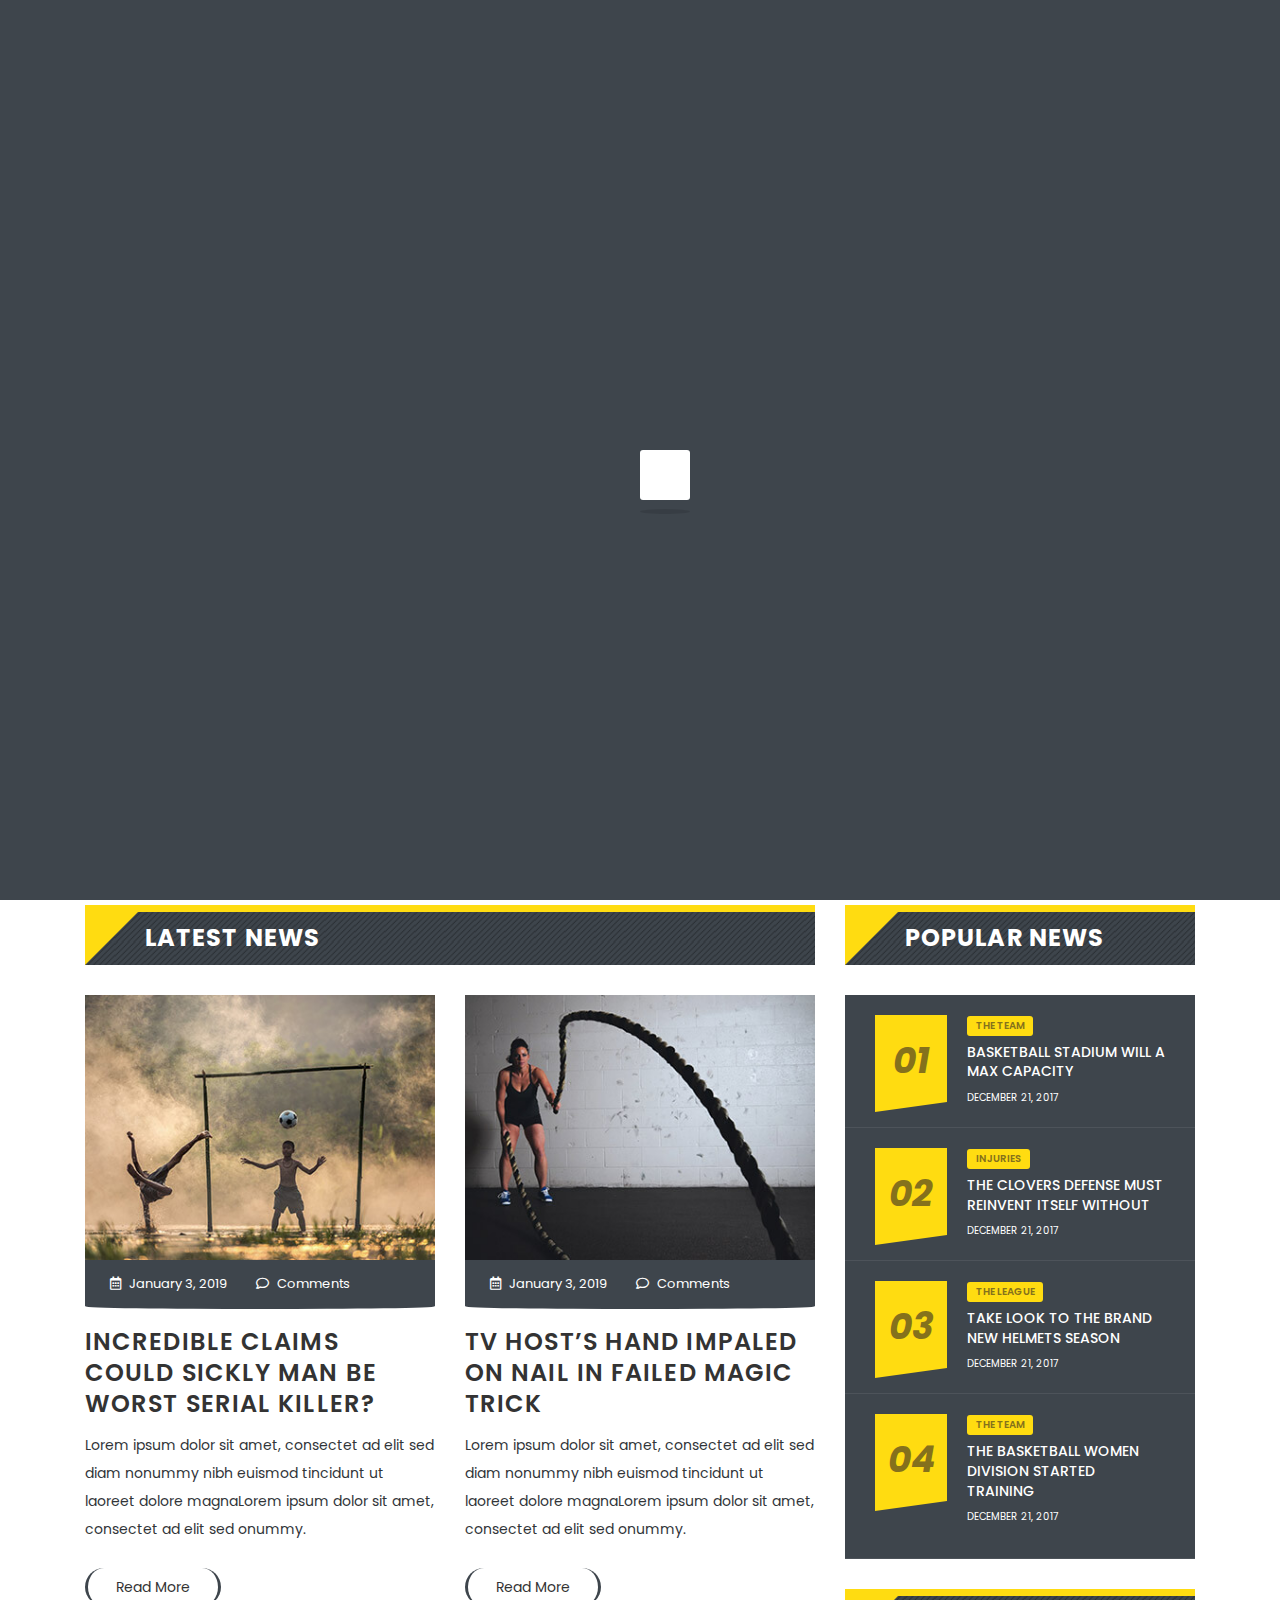
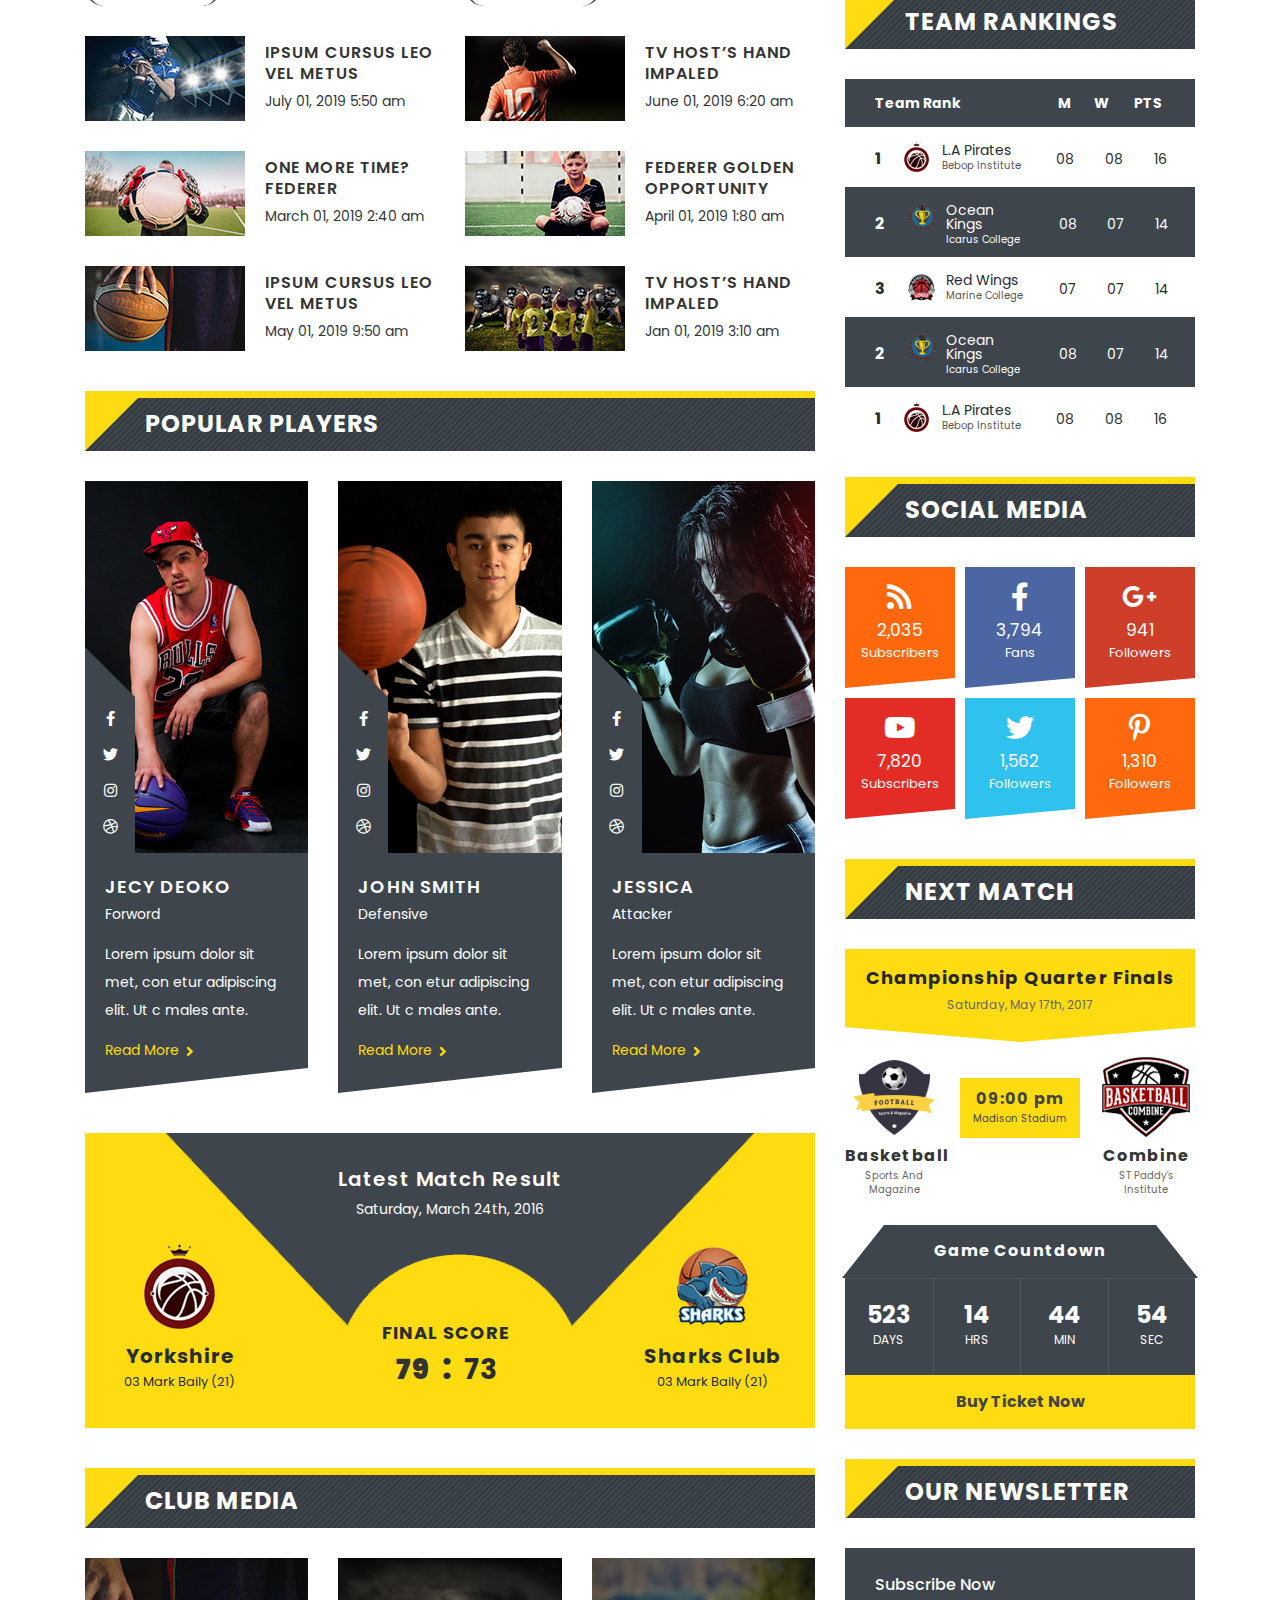
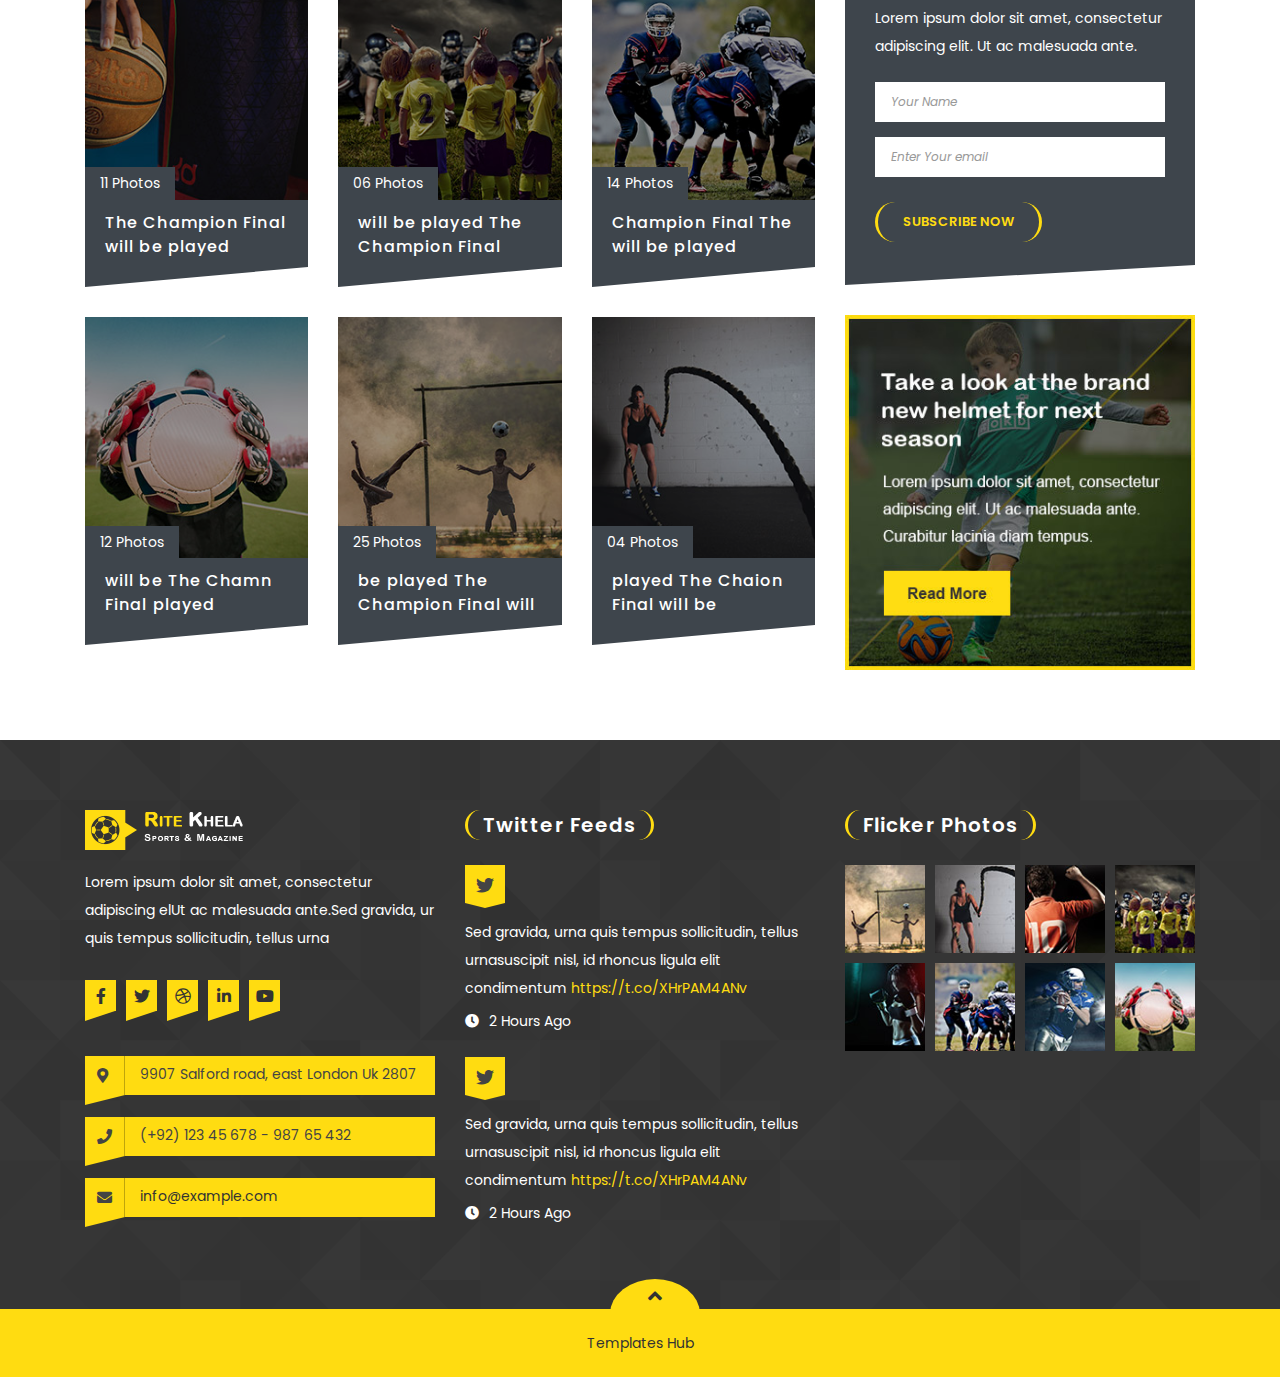
<file: All Source/Frontend/index.html>
<!doctype html>
<html lang="zxx">


<!--  36:22-->
<head>

    <!-- meta tags -->
    <meta charset="utf-8">
    <meta http-equiv="X-UA-Compatible" content="IE=edge">
    <meta name="viewport" content="width=device-width, initial-scale=1">
    
    <title>Sports & Magazine Khela</title>

    <!-- CSS -->
    <link rel="stylesheet" href="css/bootstrap.css">
    <link rel="stylesheet" href="css/fontawesome-all.css">
    <link rel="stylesheet" href="css/slick-slider.css">
    <link rel="stylesheet" href="css/fancybox.css">
    <link rel="stylesheet" href="css/smartmenus.css">
    <link rel="stylesheet" href="style.css">
    <link rel="stylesheet" href="css/color.css">
    <link rel="stylesheet" href="css/responsive.css">

</head>

<body class="home">
    <div id="ritekhela-loader">
        <div id="ritekhela-loader-inner">
            <div id="ritekhela-shadow"></div>
            <div id="ritekhela-box"></div>
        </div>
    </div>

    <div class="ritekhela-wrapper">

        <!--// Header //-->
        <header id="ritekhela-header" class="ritekhela-header-one">
            
            <!--// TopStrip //-->
            <div class="ritekhela-topstrip">
                <div class="container">
                    <div class="row">
                        
                        <aside class="col-md-6">
                            <strong>Latest News :</strong>
                            <div class="ritekhela-latest-news-slider">
                                <div class="ritekhela-latest-news-slider-layer">Welcome visitor you can Login or Create an Account </div>
                                <div class="ritekhela-latest-news-slider-layer">While familiar with fellow European nation France Hareide. </div>
                            </div>
                        </aside>
                        <aside class="col-md-6">
                            <ul class="ritekhela-user-strip">
                                <li><a href="#"><i class="fa fa-globe-asia"></i> Support</a></li>
                                <li><a href="#"><i class="fa fa-dollar-sign"></i> Currency : USD</a></li>
                                <li><a href="#" data-toggle="modal" data-target="#ritekhelamodalcenter"><i class="fa fa-user-alt"></i> Login</a></li>
                                <li><a href="#" data-toggle="modal" data-target="#ritekhelamodalrg"><i class="fa fa-sign-in-alt"></i> Signup</a></li>
                            </ul>
                        </aside>

                    </div>
                </div>
            </div>
            <!--// TopStrip //-->
            
            <!--// Main Header //-->
            <div class="ritekhela-main-header">
                <div class="container">
                    <div class="row">
                        <div class="col-md-12">
                            <a href="index-2.html" class="ritekhela-logo"><img src="images/logo.png" alt=""></a>
                            <div class="ritekhela-right-section">
                                <div class="ritekhela-navigation">
                                    <span class="ritekhela-menu-link">
                                        <span class="menu-bar"></span>
                                        <span class="menu-bar"></span>
                                        <span class="menu-bar"></span>
                                    </span>
                                    <nav id="main-nav">
                                        <ul id="main-menu" class="sm sm-blue">
                                            <li class="active"><a href="index-2.html">Home</a></li>
                                            <li class="megamenu-wrap"><a href="#">Features</a>
                                                <ul class="ritekhela-megamenu">
                                                   <li class="row">
                                                      <div class="col-md-3">
                                                         <h4>Link 1</h4>
                                                         <div class="ritekhela-megalist">
                                                            <div class="list"><a href="all-fixture.html">All Matches</a></div>
                                                            <div class="list"><a href="fixture-list.html">Fixture List</a></div>
                                                            <div class="list"><a href="fixture-grid.html">Fixture Grid</a></div>
                                                            <div class="list"><a href="fullstanding.html">Full Standing</a></div>
                                                            <div class="list"><a href="fixture-detail.html">Fixture Detail</a></div>
                                                            <div class="list"><a href="gallery-classic.html">Gallery Classic 4Column</a></div>
                                                         </div>
                                                      </div>
                                                      <div class="col-md-3">
                                                         <h4>Link 2</h4>
                                                         <div class="ritekhela-megalist">
                                                            <div class="list"><a href="gallery-classic-3column.html">Gallery Classic 3Column</a></div>
                                                            <div class="list"><a href="gallery-simple.html">Gallery Simple 4Column</a></div>
                                                            <div class="list"><a href="gallery-simple-3column.html">Gallery Simple 3Column</a></div>
                                                            <div class="list"><a href="search-result.html">Search Result</a></div>
                                                            <div class="list"><a href="404.html">404 Page</a></div>
                                                            <div class="list"><a href="contact-us.html">Contact Us</a></div>
                                                         </div>
                                                      </div>
                                                      <div class="col-md-6 ritekhela-megamenu-thumb">
                                                         <img src="extra-images/megamenu-frame.jpg" alt="">
                                                      </div>
                                                   </li>
                                                </ul>
                                            </li>
                                            <li><a href="#">Players</a>
                                                <ul>
                                                    <li><a href="player-grid.html">Player Grid</a></li>
                                                    <li><a href="#">Player Medium</a>
                                                        <ul>
                                                            <li><a href="player-medium-wrsb.html">Player Medium W/R/S</a></li>
                                                            <li><a href="player-medium-wlsb.html">Player Medium W/L/S</a></li>
                                                            <li><a href="player-medium-full.html">Player Medium W/O/S</a></li>
                                                        </ul>
                                                    </li>
                                                    <li><a href="player-detail.html">Player Detail</a></li>
                                                </ul>
                                            </li>
                                            <li><a href="#">Our News</a>
                                                <ul>
                                                    <li><a href="#">Blog Grid</a>
                                                        <ul>
                                                            <li><a href="blog-grid.html">Blog Grid W/O/S</a></li>
                                                            <li><a href="blog-grid-wlsb.html">Blog Grid W/L/S</a></li>
                                                            <li><a href="blog-grid-wrsb.html">Blog Grid W/R/S</a></li>
                                                        </ul>
                                                    </li>
                                                    <li><a href="#">Blog Large</a>
                                                        <ul>
                                                            <li><a href="blog-large.html">Blog Large W/O/S</a></li>
                                                            <li><a href="blog-large-wlsb.html">Blog Large W/L/S</a></li>
                                                            <li><a href="blog-large-wrsb.html">Blog Large W/R/S</a></li>
                                                        </ul>
                                                    </li>
                                                    <li><a href="#">Blog Detail</a>
                                                        <ul>
                                                            <li><a href="blog-detail.html">Blog Detail W/Thumb</a></li>
                                                            <li><a href="blog-detail-waudio.html">Blog W/SounCloud</a></li>
                                                            <li><a href="blog-detail-wvideo.html">Blog Detail W/Video</a></li>
                                                        </ul>
                                                    </li>
                                                </ul>
                                            </li>
                                            <li><a href="#">Our Shop</a>
                                                <ul>
                                                    <li><a href="shop-grid.html">Shop Grid W/O/S</a></li>
                                                    <li><a href="shop-grid-wlsb.html">Shop Grid W/L/S</a></li>
                                                    <li><a href="shop-grid-wrsb.html">Shop Grid W/R/S</a></li>
                                                    <li><a href="shop-detail.html">Shop Detail</a></li>
                                                </ul>
                                            </li>
                                            <li><a href="contact-us.html">Contact Us</a></li>
                                        </ul>
                                    </nav>
                                </div>
                                <ul class="ritekhela-navsearch">
                                    <li><a href="#" class="ritekhela-open-cart"><i class="fab fa-opencart"></i></a>
                                        <div class="ritekhela-cart-box">
                                            <h2>You have 3 items in the cart</h2>
                                            <ul>
                                                <li>
                                                    <figure><a href="#"><img src="extra-images/cartbox-1.png" alt=""></a></figure>
                                                    <div class="ritekhela-cartbox-text">
                                                        <h6><a href="#">Key Management Model The 60+ Models</a></h6>
                                                        <div class="ritekhela-rating"><span class="ritekhela-rating-box half-width"></span></div>
                                                        <span class="ritekhela-cartbox-price ritekhela-color-two">$35.99 <small>$43.00</small></span>
                                                    </div>
                                                </li>
                                                <li>
                                                    <figure><a href="#"><img src="extra-images/cartbox-2.png" alt=""></a></figure>
                                                    <div class="ritekhela-cartbox-text">
                                                        <h6><a href="#">Pyramid Principle: Logic Writing &amp; Thinking</a></h6>
                                                        <div class="ritekhela-rating"><span class="ritekhela-rating-box half-width"></span></div>
                                                        <span class="ritekhela-cartbox-price ritekhela-color-two">$21.00</span>
                                                    </div>
                                                </li>
                                            </ul>
                                            <h5>Subtotal <span class="ritekhela-color-two">$1343</span></h5>
                                            <div class="ritekhela-cart-link"><a href="#" class="ritekhela-cartbox-btn">Go to Checkout</a></div>
                                        </div>
                                    </li>
                                    <li><a href="#" data-toggle="modal" data-target="#ritekhelamodalsearch"><i class="fa fa-search"></i></a></li>
                                </ul>
                            </div>
                        </div>
                    </div>
                </div>
            </div>
            <!--// Main Header //-->

        </header>
        <!--// Header //-->
        
        <!--// Banner //-->
        <div class="ritekhela-banner-one">
            
            <div class="ritekhela-banner-one-layer">
                <span class="ritekhela-banner-transparent"></span>
                <img src="extra-images/banner-2.jpg" alt="">
                <div class="ritekhela-banner-caption">
                    <div class="container">
                        <div class="row">
                            <div class="col-md-12">
                                <h1>We Are Developing <strong class="ritekhela-color">The Soccer</strong> Be Our Partner</h1>
                                <div class="clearfix"></div>
                                <p>Lorem ipsum dolor sit amet, consectetur adipiscing elit. Ut ac malesuada ante Curabitur lacinia diam tempus tempor consectetur. Sed vitae dignissim purueget aliquam libero.</p>
                                <div class="clearfix"></div>
                                <a href="#" class="ritekhela-banner-btn">Read More</a>
                            </div>
                        </div>
                    </div>
                </div>
            </div>
            <div class="ritekhela-banner-one-layer">
                <span class="ritekhela-banner-transparent"></span>
                <img src="extra-images/banner-1.jpg" alt="">
                <div class="ritekhela-banner-caption">
                    <div class="container">
                        <div class="row">
                            <div class="col-md-12">
                                <h1>World Cup <strong class="ritekhela-color">rivalries</strong> reprised</h1>
                                <div class="clearfix"></div>
                                <p>Lorem ipsum dolor sit amet, consectetur adipiscing elit. Ut ac malesuada ante Curabitur lacinia diam tempus tempor consectetur. Sed vitae dignissim purueget aliquam libero.</p>
                                <div class="clearfix"></div>
                                <a href="#" class="ritekhela-banner-btn">Read More</a>
                            </div>
                        </div>
                    </div>
                </div>
            </div>

        </div>
        <!--// Banner //-->

        <!--// Content //-->
        <div class="ritekhela-main-content">

            <!--// Main Section //-->
            <div class="ritekhela-main-section ritekhela-fixture-slider-full">
                <div class="container">
                    <div class="row">

                        <div class="col-md-12">
                            
                            <!--// Fixture Slider //-->
                            <div class="ritekhela-fixture-slider">
                                <div class="ritekhela-fixture-slider-layer">
                                    <div class="ritekhela-fixture-box">
                                        <span class="layer-shape"></span>
                                        <time datetime="2008-02-14 20:00">August 25, 2016</time>
                                        <ul>
                                            <li>BRC <span>05</span></li>
                                            <li>RM <span>02</span></li>
                                        </ul>
                                    </div>
                                </div>
                                <div class="ritekhela-fixture-slider-layer">
                                    <div class="ritekhela-fixture-box">
                                        <span class="layer-shape"></span>
                                        <time datetime="2008-02-14 20:00">August 25, 2016</time>
                                        <ul>
                                            <li>BRC <span>05</span></li>
                                            <li>RM <span>02</span></li>
                                        </ul>
                                    </div>
                                </div>
                                <div class="ritekhela-fixture-slider-layer">
                                    <div class="ritekhela-fixture-box">
                                        <span class="layer-shape"></span>
                                        <time datetime="2008-02-14 20:00">August 25, 2016</time>
                                        <ul>
                                            <li>BRC <span>05</span></li>
                                            <li>RM <span>02</span></li>
                                        </ul>
                                    </div>
                                </div>
                                <div class="ritekhela-fixture-slider-layer">
                                    <div class="ritekhela-fixture-box">
                                        <span class="layer-shape"></span>
                                        <time datetime="2008-02-14 20:00">August 25, 2016</time>
                                        <ul>
                                            <li>BRC <span>05</span></li>
                                            <li>RM <span>02</span></li>
                                        </ul>
                                    </div>
                                </div>
                                <div class="ritekhela-fixture-slider-layer">
                                    <div class="ritekhela-fixture-box">
                                        <span class="layer-shape"></span>
                                        <time datetime="2008-02-14 20:00">August 25, 2016</time>
                                        <ul>
                                            <li>BRC <span>05</span></li>
                                            <li>RM <span>02</span></li>
                                        </ul>
                                    </div>
                                </div>
                                <div class="ritekhela-fixture-slider-layer">
                                    <div class="ritekhela-fixture-box">
                                        <span class="layer-shape"></span>
                                        <time datetime="2008-02-14 20:00">August 25, 2016</time>
                                        <ul>
                                            <li>BRC <span>05</span></li>
                                            <li>RM <span>02</span></li>
                                        </ul>
                                    </div>
                                </div>
                            </div>
                            <!--// Fixture Slider //-->

                        </div>
                        
                        <!--// Left Section //-->
                        <div class="col-md-8">

                            <!--// Fancy Title Two //-->
                            <div class="ritekhela-fancy-title-two">
                                <h2>Latest News</h2>
                            </div>
                            <!--// Fancy Title Two //-->

                            <!--// Latest Blog's //-->
                            <div class="ritekhela-blogs ritekhela-blog-view1">
                                <ul class="row">
                                    <li class="col-md-6">
                                        <figure><a href="#"><img src="extra-images/blog-view1-1.jpg" alt=""> <i class="fa fa-link"></i> </a></figure>
                                        <div class="ritekhela-blog-view1-text">
                                            <ul class="ritekhela-blog-options">
                                                <li><i class="far fa-calendar-alt"></i> January 3, 2019</li>
                                                <li><a href="#"><i class="far fa-comment"></i> Comments</a></li>
                                            </ul>
                                            <h2><a href="#">Incredible claims Could sickly man be worst serial killer?</a></h2>
                                            <p>Lorem ipsum dolor sit amet, consectet ad elit sed diam nonummy nibh euismod tincidunt ut laoreet dolore magnaLorem ipsum dolor sit amet, consectet ad elit sed onummy.</p>
                                            <a href="#" class="ritekhela-blog-view1-btn">Read More</a>
                                        </div>
                                    </li>
                                    <li class="col-md-6">
                                        <figure><a href="#"><img src="extra-images/blog-view1-2.jpg" alt=""> <i class="fa fa-link"></i> </a></figure>
                                        <div class="ritekhela-blog-view1-text">
                                            <ul class="ritekhela-blog-options">
                                                <li><i class="far fa-calendar-alt"></i> January 3, 2019</li>
                                                <li><a href="#"><i class="far fa-comment"></i> Comments</a></li>
                                            </ul>
                                            <h2><a href="#">TV host’s hand impaled on nail in failed magic trick</a></h2>
                                            <p>Lorem ipsum dolor sit amet, consectet ad elit sed diam nonummy nibh euismod tincidunt ut laoreet dolore magnaLorem ipsum dolor sit amet, consectet ad elit sed onummy.</p>
                                            <a href="#" class="ritekhela-blog-view1-btn">Read More</a>
                                        </div>
                                    </li>
                                </ul>
                            </div>
                            <div class="ritekhela-blogs ritekhela-blog-view2">
                                <ul class="row">
                                    <li class="col-md-6">
                                        <figure><a href="#"><img src="extra-images/blog-view2-1.jpg" alt=""></a></figure>
                                        <div class="ritekhela-blog-view2-text">
                                            <h2><a href="#">Ipsum cursus leo vel metus</a></h2>
                                            <time datetime="2008-02-14 20:00">July 01, 2019 5:50 am</time>
                                        </div>
                                    </li>
                                    <li class="col-md-6">
                                        <figure><a href="#"><img src="extra-images/blog-view2-2.jpg" alt=""></a></figure>
                                        <div class="ritekhela-blog-view2-text">
                                            <h2><a href="#">TV host’s hand impaled</a></h2>
                                            <time datetime="2008-02-14 20:00">June 01, 2019 6:20 am</time>
                                        </div>
                                    </li>
                                    <li class="col-md-6">
                                        <figure><a href="#"><img src="extra-images/blog-view2-3.jpg" alt=""></a></figure>
                                        <div class="ritekhela-blog-view2-text">
                                            <h2><a href="#">One more time? Federer</a></h2>
                                            <time datetime="2008-02-14 20:00">March 01, 2019 2:40 am</time>
                                        </div>
                                    </li>
                                    <li class="col-md-6">
                                        <figure><a href="#"><img src="extra-images/blog-view2-4.jpg" alt=""></a></figure>
                                        <div class="ritekhela-blog-view2-text">
                                            <h2><a href="#">Federer golden opportunity</a></h2>
                                            <time datetime="2008-02-14 20:00">April 01, 2019 1:80 am</time>
                                        </div>
                                    </li>
                                    <li class="col-md-6">
                                        <figure><a href="#"><img src="extra-images/blog-view2-5.jpg" alt=""></a></figure>
                                        <div class="ritekhela-blog-view2-text">
                                            <h2><a href="#">Ipsum cursus leo vel metus</a></h2>
                                            <time datetime="2008-02-14 20:00">May 01, 2019 9:50 am</time>
                                        </div>
                                    </li>
                                    <li class="col-md-6">
                                        <figure><a href="#"><img src="extra-images/blog-view2-6.jpg" alt=""></a></figure>
                                        <div class="ritekhela-blog-view2-text">
                                            <h2><a href="#">TV host’s hand impaled</a></h2>
                                            <time datetime="2008-02-14 20:00">Jan 01, 2019 3:10 am</time>
                                        </div>
                                    </li>
                                </ul>
                            </div>
                            <!--// Latest Blog's //-->

                            <!--// Fancy Title Two //-->
                            <div class="ritekhela-fancy-title-two">
                                <h2>Popular Players</h2>
                            </div>
                            <!--// Fancy Title Two //-->

                            <!--// Player //-->
                            <div class="ritekhela-team ritekhela-team-view1">
                                <ul class="row">
                                    <li class="col-md-4">
                                        <figure>
                                            <a href="#"><img src="extra-images/team-view1-1.jpg" alt=""></a>
                                            <figcaption>
                                                <a href="#" class="fab fa-facebook-f"></a>
                                                <a href="#" class="fab fa-twitter"></a>
                                                <a href="#" class="fab fa-instagram"></a>
                                                <a href="#" class="fab fa-dribbble"></a>
                                            </figcaption>
                                        </figure>
                                        <div class="ritekhela-team-view1-text">
                                            <h2><a href="#">Jecy Deoko</a></h2>
                                            <span>Forword</span>
                                            <p>Lorem ipsum dolor sit met, con etur adipiscing elit. Ut c males ante.</p>
                                            <a href="#" class="ritekhela-team-view1-btn">Read More <i class="fa fa-angle-right"></i></a>
                                        </div>
                                    </li>
                                    <li class="col-md-4">
                                        <figure>
                                            <a href="#"><img src="extra-images/team-view1-2.jpg" alt=""></a>
                                            <figcaption>
                                                <a href="#" class="fab fa-facebook-f"></a>
                                                <a href="#" class="fab fa-twitter"></a>
                                                <a href="#" class="fab fa-instagram"></a>
                                                <a href="#" class="fab fa-dribbble"></a>
                                            </figcaption>
                                        </figure>
                                        <div class="ritekhela-team-view1-text">
                                            <h2><a href="#">John Smith</a></h2>
                                            <span>Defensive</span>
                                            <p>Lorem ipsum dolor sit met, con etur adipiscing elit. Ut c males ante.</p>
                                            <a href="#" class="ritekhela-team-view1-btn">Read More <i class="fa fa-angle-right"></i></a>
                                        </div>
                                    </li>
                                    <li class="col-md-4">
                                        <figure>
                                            <a href="#"><img src="extra-images/team-view1-3.jpg" alt=""></a>
                                            <figcaption>
                                                <a href="#" class="fab fa-facebook-f"></a>
                                                <a href="#" class="fab fa-twitter"></a>
                                                <a href="#" class="fab fa-instagram"></a>
                                                <a href="#" class="fab fa-dribbble"></a>
                                            </figcaption>
                                        </figure>
                                        <div class="ritekhela-team-view1-text">
                                            <h2><a href="#">Jessica</a></h2>
                                            <span>Attacker</span>
                                            <p>Lorem ipsum dolor sit met, con etur adipiscing elit. Ut c males ante.</p>
                                            <a href="#" class="ritekhela-team-view1-btn">Read More <i class="fa fa-angle-right"></i></a>
                                        </div>
                                    </li>
                                </ul>
                            </div>
                            <!--// Player //-->

                            <!--// Match Result //-->
                            <div class="ritekhela-match-result">
                                <div class="ritekhela-match-title">
                                    <h4>Latest Match Result</h4>
                                    <span>Saturday, March 24th, 2016</span>
                                </div>
                                <ul>
                                    <li>
                                        <img src="extra-images/latest-result-logo-1.png" alt="">
                                        <h4><a href="#">Yorkshire</a></h4>
                                        <span>03 Mark Baily (21)</span>
                                    </li>
                                    <li class="ritekhela-match-score">
                                        <h5>FINAL SCORE</h5>
                                        <p><strong>79</strong> <small>:</small> 73</p>
                                    </li>
                                    <li>
                                        <img src="extra-images/latest-result-logo-2.png" alt="">
                                        <h4><a href="#">Sharks Club</a></h4>
                                        <span>03 Mark Baily (21)</span>
                                    </li>
                                </ul>
                            </div>
                            <!--// Match Result //-->

                            <!--// Fancy Title Two //-->
                            <div class="ritekhela-fancy-title-two">
                                <h2>Club Media</h2>
                            </div>
                            <!--// Fancy Title Two //-->

                            <!--// Gallery //-->
                            <div class="ritekhela-gallery ritekhela-gallery-view1">
                                <ul class="row">
                                    <li class="col-md-4">
                                        <figure>
                                            <a data-fancybox-group="group" href="extra-images/gallery-view1-1.jpg" class="fancybox"><img src="extra-images/gallery-view1-1.jpg" alt=""> <i class="fa fa-plus ritekhela-bgcolor"></i> </a>
                                            <figcaption>
                                                <span class="ritekhela-bgcolor-two">11 Photos</span>
                                            </figcaption>
                                        </figure>
                                        <h2>The Champion Final will be played</h2>
                                    </li>
                                    <li class="col-md-4">
                                        <figure>
                                            <a data-fancybox-group="group" href="extra-images/gallery-view1-2.jpg" class="fancybox"><img src="extra-images/gallery-view1-2.jpg" alt=""> <i class="fa fa-plus ritekhela-bgcolor"></i> </a>
                                            <figcaption>
                                                <span class="ritekhela-bgcolor-two">06 Photos</span>
                                            </figcaption>
                                        </figure>
                                        <h2>will be played The Champion Final</h2>
                                    </li>
                                    <li class="col-md-4">
                                        <figure>
                                            <a data-fancybox-group="group" href="extra-images/gallery-view1-3.jpg" class="fancybox"><img src="extra-images/gallery-view1-3.jpg" alt=""> <i class="fa fa-plus ritekhela-bgcolor"></i> </a>
                                            <figcaption>
                                                <span class="ritekhela-bgcolor-two">14 Photos</span>
                                            </figcaption>
                                        </figure>
                                        <h2>Champion Final The will be played</h2>
                                    </li>
                                    <li class="col-md-4">
                                        <figure>
                                            <a data-fancybox-group="group" href="extra-images/gallery-view1-4.jpg" class="fancybox"><img src="extra-images/gallery-view1-4.jpg" alt=""> <i class="fa fa-plus ritekhela-bgcolor"></i> </a>
                                            <figcaption>
                                                <span class="ritekhela-bgcolor-two">12 Photos</span>
                                            </figcaption>
                                        </figure>
                                        <h2>will be The Chamn Final played</h2>
                                    </li>
                                    <li class="col-md-4">
                                        <figure>
                                            <a data-fancybox-group="group" href="extra-images/gallery-view1-5.jpg" class="fancybox"><img src="extra-images/gallery-view1-5.jpg" alt=""> <i class="fa fa-plus ritekhela-bgcolor"></i> </a>
                                            <figcaption>
                                                <span class="ritekhela-bgcolor-two">25 Photos</span>
                                            </figcaption>
                                        </figure>
                                        <h2>be played The Champion Final will</h2>
                                    </li>
                                    <li class="col-md-4">
                                        <figure>
                                            <a data-fancybox-group="group" href="extra-images/gallery-view1-6.jpg" class="fancybox"><img src="extra-images/gallery-view1-6.jpg" alt=""> <i class="fa fa-plus ritekhela-bgcolor"></i> </a>
                                            <figcaption>
                                                <span class="ritekhela-bgcolor-two">04 Photos</span>
                                            </figcaption>
                                        </figure>
                                        <h2>played The Chaion Final will be</h2>
                                    </li>
                                </ul>
                            </div>
                            <!--// Gallery //-->

                        </div>
                        <!--// Left Section //-->
                        
                        <!--// SideBaar //-->
                        <aside class="col-md-4">
                            
                            <!--// Widget Popular News //-->
                            <div class="widget widget_popular_news">
                                <div class="ritekhela-fancy-title-two">
                                    <h2>Popular News</h2>
                                </div>
                                <ul>
                                    <li>
                                        <span>01</span>
                                        <div class="popular_news_text">
                                            <small>The Team</small>
                                            <a href="#">Basketball Stadium will a max capacity</a>
                                            <time datetime="2008-02-14 20:00">December 21, 2017</time>
                                        </div>
                                    </li>
                                    <li class="widget-injuries">
                                        <span>02</span>
                                        <div class="popular_news_text">
                                            <small>Injuries</small>
                                            <a href="#">The Clovers defense must reinvent itself without</a>
                                            <time datetime="2008-02-14 20:00">December 21, 2017</time>
                                        </div>
                                    </li>
                                    <li class="widget-theleague">
                                        <span>03</span>
                                        <div class="popular_news_text">
                                            <small>The League</small>
                                            <a href="#">Take look to the brand new helmets season</a>
                                            <time datetime="2008-02-14 20:00">December 21, 2017</time>
                                        </div>
                                    </li>
                                    <li>
                                        <span>04</span>
                                        <div class="popular_news_text">
                                            <small>The Team</small>
                                            <a href="#">The Basketball women division started training</a>
                                            <time datetime="2008-02-14 20:00">December 21, 2017</time>
                                        </div>
                                    </li>
                                </ul>
                            </div>
                            <!--// Widget Popular News //-->

                            <!--// Widget Team Ranking //-->
                            <div class="widget widget_team_ranking">
                                <div class="ritekhela-fancy-title-two">
                                    <h2>Team Rankings</h2>
                                </div>
                                <div class="ranking-title-table">
                                    <ul class="ranking-title-row">
                                        <li>Team Rank</li>
                                        <li>M</li>
                                        <li>W</li>
                                        <li>PTS</li>
                                    </ul>
                                </div>
                                <div class="ranking-content-table">
                                    <ul class="ranking-content-row">
                                        <li>1</li>
                                        <li> <img src="extra-images/ranking-widget-flag-1.png" alt=""> <div class="ranking-logo"><span>L.A Pirates</span> <small>Bebop Institute</small> </div> </li>
                                        <li>08</li>
                                        <li>08</li>
                                        <li>16</li>
                                    </ul>
                                </div>
                                <div class="ranking-content-table">
                                    <ul class="ranking-content-row">
                                        <li>2</li>
                                        <li> <img src="extra-images/ranking-widget-flag-2.png" alt=""> <div class="ranking-logo"><span>Ocean Kings</span> <small>Icarus College</small> </div> </li>
                                        <li>08</li>
                                        <li>07</li>
                                        <li>14</li>
                                    </ul>
                                </div>
                                <div class="ranking-content-table">
                                    <ul class="ranking-content-row">
                                        <li>3</li>
                                        <li> <img src="extra-images/ranking-widget-flag-3.png" alt=""> <div class="ranking-logo"><span>Red Wings</span> <small>Marine College</small> </div> </li>
                                        <li>07</li>
                                        <li>07</li>
                                        <li>14</li>
                                    </ul>
                                </div>
                                <div class="ranking-content-table">
                                    <ul class="ranking-content-row">
                                        <li>2</li>
                                        <li> <img src="extra-images/ranking-widget-flag-2.png" alt=""> <div class="ranking-logo"><span>Ocean Kings</span> <small>Icarus College</small> </div> </li>
                                        <li>08</li>
                                        <li>07</li>
                                        <li>14</li>
                                    </ul>
                                </div>
                                <div class="ranking-content-table">
                                    <ul class="ranking-content-row">
                                        <li>1</li>
                                        <li> <img src="extra-images/ranking-widget-flag-1.png" alt=""> <div class="ranking-logo"><span>L.A Pirates</span> <small>Bebop Institute</small> </div> </li>
                                        <li>08</li>
                                        <li>08</li>
                                        <li>16</li>
                                    </ul>
                                </div>
                            </div>
                            <!--// Widget Team Ranking //-->

                            <!--// Widget Social Media //-->
                            <div class="widget widget_social_media">
                                <div class="ritekhela-fancy-title-two">
                                    <h2>Social Media</h2>
                                </div>
                                <ul>
                                    <li>
                                        <a href="#" class="rss">
                                            <i class="fa fa-rss"></i>
                                            <span>2,035</span>
                                            <small>Subscribers</small>
                                        </a>
                                    </li>
                                    <li>
                                        <a href="#" class="fb">
                                            <i class="fab fa-facebook-f"></i>
                                            <span>3,794</span>
                                            <small>Fans</small>
                                        </a>
                                    </li>
                                    <li>
                                        <a href="#" class="g_plus">
                                            <i class="fab fa-google-plus-g"></i>
                                            <span>941</span>
                                            <small>Followers</small>
                                        </a>
                                    </li>
                                    <li>
                                        <a href="#" class="you_tube">
                                            <i class="fab fa-youtube"></i>
                                            <span>7,820</span>
                                            <small>Subscribers</small>
                                        </a>
                                    </li>
                                    <li>
                                        <a href="#" class="twitter">
                                            <i class="fab fa-twitter"></i>
                                            <span>1,562</span>
                                            <small>Followers</small>
                                        </a>
                                    </li>
                                    <li>
                                        <a href="#" class="pint">
                                            <i class="fab fa-pinterest-p"></i>
                                            <span>1,310</span>
                                            <small>Followers</small>
                                        </a>
                                    </li>
                                </ul>
                            </div>
                            <!--// Widget Social Media //-->

                            <!--// Widget Next Match //-->
                            <div class="widget widget_next_match">
                                <div class="ritekhela-fancy-title-two">
                                    <h2>Next Match</h2>
                                </div>
                                <div class="widget_next_match_title">
                                    <h5>Championship Quarter Finals</h5>
                                    <span>Saturday, May 17th, 2017</span>
                                </div>
                                <ul>
                                    <li>
                                        <img src="extra-images/widget-next-match-logo-1.png" alt="">
                                        <h6><a href="fixture-detail.html">Basketball</a></h6>
                                        <small>Sports And Magazine</small>
                                    </li>
                                    <li>
                                        <div class="widget_next_match_option">
                                            <h6>09:00 pm</h6>
                                            <small>Madison Stadium</small>
                                        </div>
                                    </li>
                                    <li>
                                        <img src="extra-images/widget-next-match-logo-2.png" alt="">
                                        <h6><a href="fixture-detail.html">Combine</a></h6>
                                        <small>ST Paddy's Institute</small>
                                    </li>
                                </ul>
                                <div class="widget_match_countdown">
                                    <h6>Game Countdown</h6>
                                    <div id="ritekhela-match-countdown"></div>
                                </div>
                                <a href="#" class="widget_match_btn">Buy Ticket Now</a>
                            </div>
                            <!--// Widget Next Match //-->

                            <!--// Widget Newsletter //-->
                            <div class="widget widget_newsletter">
                                <div class="ritekhela-fancy-title-two">
                                    <h2>Our Newsletter</h2>
                                </div>
                                <form>
                                    <label>Subscribe Now</label>
                                    <p>Lorem ipsum dolor sit amet, consectetur adipiscing elit. Ut ac malesuada ante.</p>
                                    <input type="text" value="Your Name" onblur="if(this.value == '') { this.value ='Your Name'; }" onfocus="if(this.value =='Your Name') { this.value = ''; }">
                                    <input type="text" value="Enter Your email" onblur="if(this.value == '') { this.value ='Enter Your email'; }" onfocus="if(this.value =='Enter Your email') { this.value = ''; }">
                                    <input type="submit" value="Subscribe Now">
                                </form>
                            </div>
                            <!--// Widget Newsletter //-->

                            <!--// Widget Add's //-->
                            <div class="widget widget_add">
                                <img src="extra-images/add.jpg" alt="">
                            </div>
                            <!--// Widget Add's //-->

                        </aside>
                        <!--// SideBaar //-->

                    </div>
                </div>
            </div>
            <!--// Main Section //-->

        </div>
        <!--// Content //-->

        <!--// Footer //-->
        <footer id="ritekhela-footer" class="ritekhela-footer-one">

            <!--// Footer Widget //-->
            <div class="ritekhela-footer-widget">
                <div class="container">
                    <div class="row">
                        <aside class="widget col-md-4 widget_about_info">
                            <a href="index-2.html"><img src="images/logo.png" alt=""></a>
                            <p>Lorem ipsum dolor sit amet, consectetur adipiscing elUt ac malesuada ante.Sed gravida, ur quis tempus sollicitudin, tellus urna</p>
                            <div class="widget_about_info_social">
                                <a href="#" class="fab fa-facebook-f"></a>
                                <a href="#" class="fab fa-twitter"></a>
                                <a href="#" class="fab fa-dribbble"></a>
                                <a href="#" class="fab fa-linkedin-in"></a>
                                <a href="#" class="fab fa-youtube"></a>
                            </div>
                            <ul>
                                <li><i class="fa fa-map-marker-alt"></i> 9907 Salford road, east London Uk 2807</li>
                                <li><i class="fa fa-phone"></i> (+92) 123 45 678 - 987 65 432</li>
                                <li><i class="fa fa-envelope"></i> <a href="#">info@example.com</a></li>
                            </ul>
                        </aside>
                        <aside class="widget col-md-4 widget_twitter_feeds">
                            <div class="footer_widget_title"> <h2>Twitter Feeds</h2> </div>
                            <ul>
                                <li>
                                    <i class="fab fa-twitter"></i>
                                    <p>Sed gravida, urna quis tempus sollicitudin, tellus urnasuscipit nisl, id rhoncus ligula elit condimentum <a href="index-2.html" class="ritekhela-color">https://t.co/XHrPAM4ANv</a></p>
                                    <time datetime="2008-02-14 20:00"><i class="fa fa-clock"></i> 2 Hours Ago</time>
                                </li>
                                <li>
                                    <i class="fab fa-twitter"></i>
                                    <p>Sed gravida, urna quis tempus sollicitudin, tellus urnasuscipit nisl, id rhoncus ligula elit condimentum <a href="index-2.html" class="ritekhela-color">https://t.co/XHrPAM4ANv</a></p>
                                    <time datetime="2008-02-14 20:00"><i class="fa fa-clock"></i> 2 Hours Ago</time>
                                </li>
                            </ul>
                        </aside>
                        <aside class="widget col-md-4 widget_gallery">
                            <div class="footer_widget_title"> <h2>Flicker Photos</h2> </div>
                            <ul>
                                <li><a data-fancybox-group="group" href="extra-images/widget-gallery-1.jpg" class="fancybox"><img src="extra-images/widget-gallery-1.jpg" alt=""></a></li>
                                <li><a data-fancybox-group="group" href="extra-images/widget-gallery-1.jpg" class="fancybox"><img src="extra-images/widget-gallery-2.jpg" alt=""></a></li>
                                <li><a data-fancybox-group="group" href="extra-images/widget-gallery-1.jpg" class="fancybox"><img src="extra-images/widget-gallery-3.jpg" alt=""></a></li>
                                <li><a data-fancybox-group="group" href="extra-images/widget-gallery-1.jpg" class="fancybox"><img src="extra-images/widget-gallery-4.jpg" alt=""></a></li>
                                <li><a data-fancybox-group="group" href="extra-images/widget-gallery-1.jpg" class="fancybox"><img src="extra-images/widget-gallery-5.jpg" alt=""></a></li>
                                <li><a data-fancybox-group="group" href="extra-images/widget-gallery-1.jpg" class="fancybox"><img src="extra-images/widget-gallery-6.jpg" alt=""></a></li>
                                <li><a data-fancybox-group="group" href="extra-images/widget-gallery-1.jpg" class="fancybox"><img src="extra-images/widget-gallery-7.jpg" alt=""></a></li>
                                <li><a data-fancybox-group="group" href="extra-images/widget-gallery-1.jpg" class="fancybox"><img src="extra-images/widget-gallery-8.jpg" alt=""></a></li>
                            </ul>
                        </aside>
                    </div>
                </div>
            </div>
            <!--// Footer Widget //-->

            <!--// Footer CopyRight //-->
            <div class="ritekhela-copyright">
                <div class="container">
                    <div class="row">
                        <div class="col-md-12">
                            <p><a href="https://www.templateshub.net" target="_blank">Templates Hub</a></p>
                            <a href="#" class="ritekhela-back-top"><i class="fa fa-angle-up"></i></a>
                        </div>
                    </div>
                </div>
            </div>
            <!--// Footer CopyRight //-->

        </footer>
        <!--// Footer //-->

    </div>


    <!--// Login ModalBox //-->
    <div class="loginmodalbox modal fade" id="ritekhelamodalcenter" tabindex="-1">
       <div class="modal-dialog modal-dialog-centered" role="document">
          <div class="modal-content">
             <div class="modal-body ritekhela-bgcolor-two">
                <h5 class="modal-title">Login To Your Account</h5>
                <a href="#" class="close ritekhela-bgcolor-two" data-dismiss="modal" aria-label="Close">
                    <i class="fa fa-times"></i>
                </a>
                <form class="loginmodalbox-search">
                    <input type="text" value="Enter User Name" onblur="if(this.value == '') { this.value ='Enter User Name'; }" onfocus="if(this.value =='Enter User Name') { this.value = ''; }">
                    <input type="text" value="Type Here Password" onblur="if(this.value == '') { this.value ='Type Here Password'; }" onfocus="if(this.value =='Type Here Password') { this.value = ''; }">
                    <input type="submit" value="Login Now" class="ritekhela-bgcolor">
                    <a href="#" class="loginmodalbox-forget">Forget Password?</a>
                </form>
                <div class="ritekhela-loginbox-social">
                    <ul>
                        <li><a href="#"><i class="fab fa-facebook-f"></i> Facebook</a></li>
                        <li class="twitter"><a href="#"><i class="fab fa-twitter"></i> Twitter</a></li>
                        <li class="linkedin"><a href="#"><i class="fab fa-linkedin-in"></i> Linkedin</a></li>
                        <li class="dribbble"><a href="#"><i class="fab fa-dribbble"></i> Dribbble</a></li>
                    </ul>
                </div>
             </div>
          </div>
       </div>
    </div>

    <!--// Login ModalBox //-->
    <div class="loginmodalbox modal fade" id="ritekhelamodalrg" tabindex="-1">
       <div class="modal-dialog modal-dialog-centered" role="document">
          <div class="modal-content">
             <div class="modal-body ritekhela-bgcolor-two">
                <h5 class="modal-title">Sign Up Now</h5>
                <a href="#" class="close ritekhela-bgcolor-two" data-dismiss="modal" aria-label="Close">
                    <i class="fa fa-times"></i>
                </a>
                <form class="loginmodalbox-search">
                    <input type="text" value="Enter User Name" onblur="if(this.value == '') { this.value ='Enter User Name'; }" onfocus="if(this.value =='Enter User Name') { this.value = ''; }">
                    <input type="text" value="Type Your Password" onblur="if(this.value == '') { this.value ='Type Your Password'; }" onfocus="if(this.value =='Type Your Password') { this.value = ''; }">
                    <input type="text" value="Confirm your password" onblur="if(this.value == '') { this.value ='Confirm your password'; }" onfocus="if(this.value =='Confirm your password') { this.value = ''; }">
                    <input type="submit" value="Sign Up" class="ritekhela-bgcolor">
                    <a href="#" class="loginmodalbox-forget">Forget Password?</a>
                </form>
                <div class="ritekhela-loginbox-social">
                    <ul>
                        <li><a href="#"><i class="fab fa-facebook-f"></i> Facebook</a></li>
                        <li class="twitter"><a href="#"><i class="fab fa-twitter"></i> Twitter</a></li>
                        <li class="linkedin"><a href="#"><i class="fab fa-linkedin-in"></i> Linkedin</a></li>
                        <li class="dribbble"><a href="#"><i class="fab fa-dribbble"></i> Dribbble</a></li>
                    </ul>
                </div>
             </div>
          </div>
       </div>
    </div>

    <!--// Search ModalBox //-->
    <div class="loginmodalbox modal fade" id="ritekhelamodalsearch" tabindex="-1">
       <div class="modal-dialog modal-dialog-centered" role="document">
          <div class="modal-content">
             <div class="modal-body ritekhela-bgcolor-two">
                <h5 class="modal-title">Search Here</h5>
                <a href="#" class="close ritekhela-bgcolor-two" data-dismiss="modal" aria-label="Close">
                    <i class="fa fa-times"></i>
                </a>
                <form>
                    <input type="text" value="Search Here Now" onblur="if(this.value == '') { this.value ='Search Here Now'; }" onfocus="if(this.value =='Search Here Now') { this.value = ''; }">
                    <input type="submit" value="Search Now" class="ritekhela-bgcolor">
                </form>
             </div>
          </div>
       </div>
    </div>


    <!-- jQuery -->
    <script src="script/jquery.js"></script>
    <script src="script/popper.min.js"></script>
    <script src="script/bootstrap.min.js"></script>
    <script src="script/slick.slider.min.js"></script>
    <script src="script/fancybox.min.js"></script>
    <script src="script/isotope.min.js"></script>
    <script src="script/smartmenus.min.js"></script>
    <script src="script/progressbar.js"></script>
    <script src="script/jquery.countdown.min.js"></script>
    <script src="script/functions.js"></script>
</body>


<!--  39:15-->
</html>
</file>
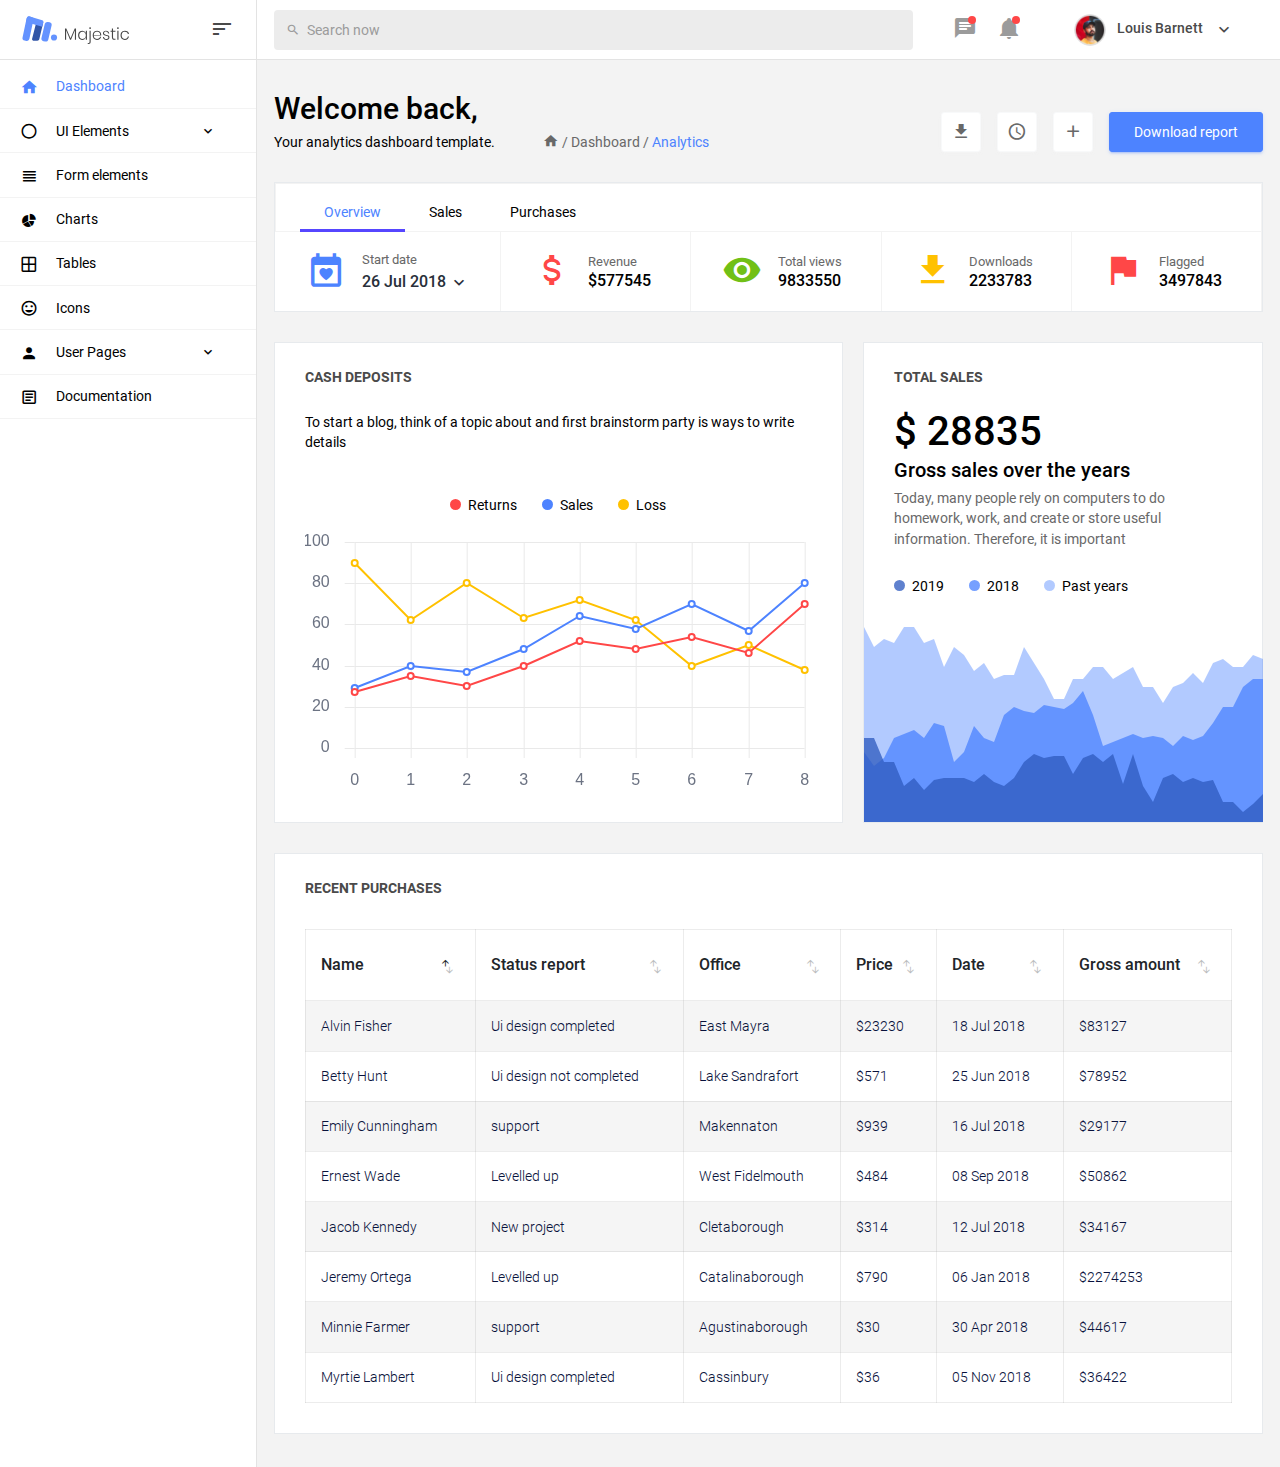
<file: All Source/template/index.html>
<!DOCTYPE html>
<html lang="en">

<head>
  <!-- Required meta tags -->
  <meta charset="utf-8">
  <meta name="viewport" content="width=device-width, initial-scale=1, shrink-to-fit=no">
  <title>Majestic Admin</title>
  <!-- plugins:css -->
  <link rel="stylesheet" href="vendors/mdi/css/materialdesignicons.min.css">
  <link rel="stylesheet" href="vendors/base/vendor.bundle.base.css">
  <!-- endinject -->
  <!-- plugin css for this page -->
  <link rel="stylesheet" href="vendors/datatables.net-bs4/dataTables.bootstrap4.css">
  <!-- End plugin css for this page -->
  <!-- inject:css -->
  <link rel="stylesheet" href="css/style.css">
  <!-- endinject -->
  <link rel="shortcut icon" href="images/favicon.png" />
</head>
<body>
  <div class="container-scroller">
    <!-- partial:partials/_navbar.html -->
    <nav class="navbar col-lg-12 col-12 p-0 fixed-top d-flex flex-row">
            <div class="navbar-brand-wrapper d-flex justify-content-center">
        <div class="navbar-brand-inner-wrapper d-flex justify-content-between align-items-center w-100">
          <a class="navbar-brand brand-logo" href="index.html"><img src="images/logo.svg" alt="logo"/></a>
          <a class="navbar-brand brand-logo-mini" href="index.html"><img src="images/logo-mini.svg" alt="logo"/></a>
          <button class="navbar-toggler navbar-toggler align-self-center" type="button" data-toggle="minimize">
            <span class="mdi mdi-sort-variant"></span>
          </button>
        </div>
      </div>
      <div class="navbar-menu-wrapper d-flex align-items-center justify-content-end">
        <ul class="navbar-nav mr-lg-4 w-100">
          <li class="nav-item nav-search d-none d-lg-block w-100">
            <div class="input-group">
              <div class="input-group-prepend">
                <span class="input-group-text" id="search">
                  <i class="mdi mdi-magnify"></i>
                </span>
              </div>
              <input type="text" class="form-control" placeholder="Search now" aria-label="search" aria-describedby="search">
            </div>
          </li>
        </ul>
        <ul class="navbar-nav navbar-nav-right">
          <li class="nav-item dropdown mr-1">
            <a class="nav-link count-indicator dropdown-toggle d-flex justify-content-center align-items-center" id="messageDropdown" href="#" data-toggle="dropdown">
              <i class="mdi mdi-message-text mx-0"></i>
              <span class="count"></span>
            </a>
            <div class="dropdown-menu dropdown-menu-right navbar-dropdown" aria-labelledby="messageDropdown">
              <p class="mb-0 font-weight-normal float-left dropdown-header">Messages</p>
              <a class="dropdown-item">
                <div class="item-thumbnail">
                    <img src="images/faces/face4.jpg" alt="image" class="profile-pic">
                </div>
                <div class="item-content flex-grow">
                  <h6 class="ellipsis font-weight-normal">David Grey
                  </h6>
                  <p class="font-weight-light small-text text-muted mb-0">
                    The meeting is cancelled
                  </p>
                </div>
              </a>
              <a class="dropdown-item">
                <div class="item-thumbnail">
                    <img src="images/faces/face2.jpg" alt="image" class="profile-pic">
                </div>
                <div class="item-content flex-grow">
                  <h6 class="ellipsis font-weight-normal">Tim Cook
                  </h6>
                  <p class="font-weight-light small-text text-muted mb-0">
                    New product launch
                  </p>
                </div>
              </a>
              <a class="dropdown-item">
                <div class="item-thumbnail">
                    <img src="images/faces/face3.jpg" alt="image" class="profile-pic">
                </div>
                <div class="item-content flex-grow">
                  <h6 class="ellipsis font-weight-normal"> Johnson
                  </h6>
                  <p class="font-weight-light small-text text-muted mb-0">
                    Upcoming board meeting
                  </p>
                </div>
              </a>
            </div>
          </li>
          <li class="nav-item dropdown mr-4">
            <a class="nav-link count-indicator dropdown-toggle d-flex align-items-center justify-content-center notification-dropdown" id="notificationDropdown" href="#" data-toggle="dropdown">
              <i class="mdi mdi-bell mx-0"></i>
              <span class="count"></span>
            </a>
            <div class="dropdown-menu dropdown-menu-right navbar-dropdown" aria-labelledby="notificationDropdown">
              <p class="mb-0 font-weight-normal float-left dropdown-header">Notifications</p>
              <a class="dropdown-item">
                <div class="item-thumbnail">
                  <div class="item-icon bg-success">
                    <i class="mdi mdi-information mx-0"></i>
                  </div>
                </div>
                <div class="item-content">
                  <h6 class="font-weight-normal">Application Error</h6>
                  <p class="font-weight-light small-text mb-0 text-muted">
                    Just now
                  </p>
                </div>
              </a>
              <a class="dropdown-item">
                <div class="item-thumbnail">
                  <div class="item-icon bg-warning">
                    <i class="mdi mdi-settings mx-0"></i>
                  </div>
                </div>
                <div class="item-content">
                  <h6 class="font-weight-normal">Settings</h6>
                  <p class="font-weight-light small-text mb-0 text-muted">
                    Private message
                  </p>
                </div>
              </a>
              <a class="dropdown-item">
                <div class="item-thumbnail">
                  <div class="item-icon bg-info">
                    <i class="mdi mdi-account-box mx-0"></i>
                  </div>
                </div>
                <div class="item-content">
                  <h6 class="font-weight-normal">New user registration</h6>
                  <p class="font-weight-light small-text mb-0 text-muted">
                    2 days ago
                  </p>
                </div>
              </a>
            </div>
          </li>
          <li class="nav-item nav-profile dropdown">
            <a class="nav-link dropdown-toggle" href="#" data-toggle="dropdown" id="profileDropdown">
              <img src="images/faces/face5.jpg" alt="profile"/>
              <span class="nav-profile-name">Louis Barnett</span>
            </a>
            <div class="dropdown-menu dropdown-menu-right navbar-dropdown" aria-labelledby="profileDropdown">
              <a class="dropdown-item">
                <i class="mdi mdi-settings text-primary"></i>
                Settings
              </a>
              <a class="dropdown-item">
                <i class="mdi mdi-logout text-primary"></i>
                Logout
              </a>
            </div>
          </li>
        </ul>
        <button class="navbar-toggler navbar-toggler-right d-lg-none align-self-center" type="button" data-toggle="offcanvas">
          <span class="mdi mdi-menu"></span>
        </button>
      </div>
    </nav>
    <!-- partial -->
    <div class="container-fluid page-body-wrapper">
      <!-- partial:partials/_sidebar.html -->
      <nav class="sidebar sidebar-offcanvas" id="sidebar">
        <ul class="nav">
          <li class="nav-item">
            <a class="nav-link" href="index.html">
              <i class="mdi mdi-home menu-icon"></i>
              <span class="menu-title">Dashboard</span>
            </a>
          </li>
          <li class="nav-item">
            <a class="nav-link" data-toggle="collapse" href="#ui-basic" aria-expanded="false" aria-controls="ui-basic">
              <i class="mdi mdi-circle-outline menu-icon"></i>
              <span class="menu-title">UI Elements</span>
              <i class="menu-arrow"></i>
            </a>
            <div class="collapse" id="ui-basic">
              <ul class="nav flex-column sub-menu">
                <li class="nav-item"> <a class="nav-link" href="pages/ui-features/buttons.html">Buttons</a></li>
                <li class="nav-item"> <a class="nav-link" href="pages/ui-features/typography.html">Typography</a></li>
              </ul>
            </div>
          </li>
          <li class="nav-item">
            <a class="nav-link" href="pages/forms/basic_elements.html">
              <i class="mdi mdi-view-headline menu-icon"></i>
              <span class="menu-title">Form elements</span>
            </a>
          </li>
          <li class="nav-item">
            <a class="nav-link" href="pages/charts/chartjs.html">
              <i class="mdi mdi-chart-pie menu-icon"></i>
              <span class="menu-title">Charts</span>
            </a>
          </li>
          <li class="nav-item">
            <a class="nav-link" href="pages/tables/basic-table.html">
              <i class="mdi mdi-grid-large menu-icon"></i>
              <span class="menu-title">Tables</span>
            </a>
          </li>
          <li class="nav-item">
            <a class="nav-link" href="pages/icons/mdi.html">
              <i class="mdi mdi-emoticon menu-icon"></i>
              <span class="menu-title">Icons</span>
            </a>
          </li>
          <li class="nav-item">
            <a class="nav-link" data-toggle="collapse" href="#auth" aria-expanded="false" aria-controls="auth">
              <i class="mdi mdi-account menu-icon"></i>
              <span class="menu-title">User Pages</span>
              <i class="menu-arrow"></i>
            </a>
            <div class="collapse" id="auth">
              <ul class="nav flex-column sub-menu">
                <li class="nav-item"> <a class="nav-link" href="pages/samples/login.html"> Login </a></li>
                <li class="nav-item"> <a class="nav-link" href="pages/samples/login-2.html"> Login 2 </a></li>
                <li class="nav-item"> <a class="nav-link" href="pages/samples/register.html"> Register </a></li>
                <li class="nav-item"> <a class="nav-link" href="pages/samples/register-2.html"> Register 2 </a></li>
                <li class="nav-item"> <a class="nav-link" href="pages/samples/lock-screen.html"> Lockscreen </a></li>
              </ul>
            </div>
          </li>
          <li class="nav-item">
            <a class="nav-link" href="documentation/documentation.html">
              <i class="mdi mdi-file-document-box-outline menu-icon"></i>
              <span class="menu-title">Documentation</span>
            </a>
          </li>
        </ul>
      </nav>
      <!-- partial -->
      <div class="main-panel">
        <div class="content-wrapper">
          <div class="row">
            <div class="col-md-12 grid-margin">
              <div class="d-flex justify-content-between flex-wrap">
                <div class="d-flex align-items-end flex-wrap">
                  <div class="mr-md-3 mr-xl-5">
                    <h2>Welcome back,</h2>
                    <p class="mb-md-0">Your analytics dashboard template.</p>
                  </div>
                  <div class="d-flex">
                    <i class="mdi mdi-home text-muted hover-cursor"></i>
                    <p class="text-muted mb-0 hover-cursor">&nbsp;/&nbsp;Dashboard&nbsp;/&nbsp;</p>
                    <p class="text-primary mb-0 hover-cursor">Analytics</p>
                  </div>
                </div>
                <div class="d-flex justify-content-between align-items-end flex-wrap">
                  <button type="button" class="btn btn-light bg-white btn-icon mr-3 d-none d-md-block ">
                    <i class="mdi mdi-download text-muted"></i>
                  </button>
                  <button type="button" class="btn btn-light bg-white btn-icon mr-3 mt-2 mt-xl-0">
                    <i class="mdi mdi-clock-outline text-muted"></i>
                  </button>
                  <button type="button" class="btn btn-light bg-white btn-icon mr-3 mt-2 mt-xl-0">
                    <i class="mdi mdi-plus text-muted"></i>
                  </button>
                  <button class="btn btn-primary mt-2 mt-xl-0">Download report</button>
                </div>
              </div>
            </div>
          </div>
          <div class="row">
            <div class="col-md-12 grid-margin stretch-card">
              <div class="card">
                <div class="card-body dashboard-tabs p-0">
                  <ul class="nav nav-tabs px-4" role="tablist">
                    <li class="nav-item">
                      <a class="nav-link active" id="overview-tab" data-toggle="tab" href="#overview" role="tab" aria-controls="overview" aria-selected="true">Overview</a>
                    </li>
                    <li class="nav-item">
                      <a class="nav-link" id="sales-tab" data-toggle="tab" href="#sales" role="tab" aria-controls="sales" aria-selected="false">Sales</a>
                    </li>
                    <li class="nav-item">
                      <a class="nav-link" id="purchases-tab" data-toggle="tab" href="#purchases" role="tab" aria-controls="purchases" aria-selected="false">Purchases</a>
                    </li>
                  </ul>
                  <div class="tab-content py-0 px-0">
                    <div class="tab-pane fade show active" id="overview" role="tabpanel" aria-labelledby="overview-tab">
                      <div class="d-flex flex-wrap justify-content-xl-between">
                        <div class="d-none d-xl-flex border-md-right flex-grow-1 align-items-center justify-content-center p-3 item">
                          <i class="mdi mdi-calendar-heart icon-lg mr-3 text-primary"></i>
                          <div class="d-flex flex-column justify-content-around">
                            <small class="mb-1 text-muted">Start date</small>
                            <div class="dropdown">
                              <a class="btn btn-secondary dropdown-toggle p-0 bg-transparent border-0 text-dark shadow-none font-weight-medium" href="#" role="button" id="dropdownMenuLinkA" data-toggle="dropdown" aria-haspopup="true" aria-expanded="false">
                                <h5 class="mb-0 d-inline-block">26 Jul 2018</h5>
                              </a>
                              <div class="dropdown-menu" aria-labelledby="dropdownMenuLinkA">
                                <a class="dropdown-item" href="#">12 Aug 2018</a>
                                <a class="dropdown-item" href="#">22 Sep 2018</a>
                                <a class="dropdown-item" href="#">21 Oct 2018</a>
                              </div>
                            </div>
                          </div>
                        </div>
                        <div class="d-flex border-md-right flex-grow-1 align-items-center justify-content-center p-3 item">
                          <i class="mdi mdi-currency-usd mr-3 icon-lg text-danger"></i>
                          <div class="d-flex flex-column justify-content-around">
                            <small class="mb-1 text-muted">Revenue</small>
                            <h5 class="mr-2 mb-0">$577545</h5>
                          </div>
                        </div>
                        <div class="d-flex border-md-right flex-grow-1 align-items-center justify-content-center p-3 item">
                          <i class="mdi mdi-eye mr-3 icon-lg text-success"></i>
                          <div class="d-flex flex-column justify-content-around">
                            <small class="mb-1 text-muted">Total views</small>
                            <h5 class="mr-2 mb-0">9833550</h5>
                          </div>
                        </div>
                        <div class="d-flex border-md-right flex-grow-1 align-items-center justify-content-center p-3 item">
                          <i class="mdi mdi-download mr-3 icon-lg text-warning"></i>
                          <div class="d-flex flex-column justify-content-around">
                            <small class="mb-1 text-muted">Downloads</small>
                            <h5 class="mr-2 mb-0">2233783</h5>
                          </div>
                        </div>
                        <div class="d-flex py-3 border-md-right flex-grow-1 align-items-center justify-content-center p-3 item">
                          <i class="mdi mdi-flag mr-3 icon-lg text-danger"></i>
                          <div class="d-flex flex-column justify-content-around">
                            <small class="mb-1 text-muted">Flagged</small>
                            <h5 class="mr-2 mb-0">3497843</h5>
                          </div>
                        </div>
                      </div>
                    </div>
                    <div class="tab-pane fade" id="sales" role="tabpanel" aria-labelledby="sales-tab">
                      <div class="d-flex flex-wrap justify-content-xl-between">
                        <div class="d-none d-xl-flex border-md-right flex-grow-1 align-items-center justify-content-center p-3 item">
                          <i class="mdi mdi-calendar-heart icon-lg mr-3 text-primary"></i>
                          <div class="d-flex flex-column justify-content-around">
                            <small class="mb-1 text-muted">Start date</small>
                            <div class="dropdown">
                              <a class="btn btn-secondary dropdown-toggle p-0 bg-transparent border-0 text-dark shadow-none font-weight-medium" href="#" role="button" id="dropdownMenuLinkA" data-toggle="dropdown" aria-haspopup="true" aria-expanded="false">
                                <h5 class="mb-0 d-inline-block">26 Jul 2018</h5>
                              </a>
                              <div class="dropdown-menu" aria-labelledby="dropdownMenuLinkA">
                                <a class="dropdown-item" href="#">12 Aug 2018</a>
                                <a class="dropdown-item" href="#">22 Sep 2018</a>
                                <a class="dropdown-item" href="#">21 Oct 2018</a>
                              </div>
                            </div>
                          </div>
                        </div>
                        <div class="d-flex border-md-right flex-grow-1 align-items-center justify-content-center p-3 item">
                          <i class="mdi mdi-download mr-3 icon-lg text-warning"></i>
                          <div class="d-flex flex-column justify-content-around">
                            <small class="mb-1 text-muted">Downloads</small>
                            <h5 class="mr-2 mb-0">2233783</h5>
                          </div>
                        </div>
                        <div class="d-flex border-md-right flex-grow-1 align-items-center justify-content-center p-3 item">
                          <i class="mdi mdi-eye mr-3 icon-lg text-success"></i>
                          <div class="d-flex flex-column justify-content-around">
                            <small class="mb-1 text-muted">Total views</small>
                            <h5 class="mr-2 mb-0">9833550</h5>
                          </div>
                        </div>
                        <div class="d-flex border-md-right flex-grow-1 align-items-center justify-content-center p-3 item">
                          <i class="mdi mdi-currency-usd mr-3 icon-lg text-danger"></i>
                          <div class="d-flex flex-column justify-content-around">
                            <small class="mb-1 text-muted">Revenue</small>
                            <h5 class="mr-2 mb-0">$577545</h5>
                          </div>
                        </div>
                        <div class="d-flex py-3 border-md-right flex-grow-1 align-items-center justify-content-center p-3 item">
                          <i class="mdi mdi-flag mr-3 icon-lg text-danger"></i>
                          <div class="d-flex flex-column justify-content-around">
                            <small class="mb-1 text-muted">Flagged</small>
                            <h5 class="mr-2 mb-0">3497843</h5>
                          </div>
                        </div>
                      </div>
                    </div>
                    <div class="tab-pane fade" id="purchases" role="tabpanel" aria-labelledby="purchases-tab">
                      <div class="d-flex flex-wrap justify-content-xl-between">
                        <div class="d-none d-xl-flex border-md-right flex-grow-1 align-items-center justify-content-center p-3 item">
                          <i class="mdi mdi-calendar-heart icon-lg mr-3 text-primary"></i>
                          <div class="d-flex flex-column justify-content-around">
                            <small class="mb-1 text-muted">Start date</small>
                            <div class="dropdown">
                              <a class="btn btn-secondary dropdown-toggle p-0 bg-transparent border-0 text-dark shadow-none font-weight-medium" href="#" role="button" id="dropdownMenuLinkA" data-toggle="dropdown" aria-haspopup="true" aria-expanded="false">
                                <h5 class="mb-0 d-inline-block">26 Jul 2018</h5>
                              </a>
                              <div class="dropdown-menu" aria-labelledby="dropdownMenuLinkA">
                                <a class="dropdown-item" href="#">12 Aug 2018</a>
                                <a class="dropdown-item" href="#">22 Sep 2018</a>
                                <a class="dropdown-item" href="#">21 Oct 2018</a>
                              </div>
                            </div>
                          </div>
                        </div>
                        <div class="d-flex border-md-right flex-grow-1 align-items-center justify-content-center p-3 item">
                          <i class="mdi mdi-currency-usd mr-3 icon-lg text-danger"></i>
                          <div class="d-flex flex-column justify-content-around">
                            <small class="mb-1 text-muted">Revenue</small>
                            <h5 class="mr-2 mb-0">$577545</h5>
                          </div>
                        </div>
                        <div class="d-flex border-md-right flex-grow-1 align-items-center justify-content-center p-3 item">
                          <i class="mdi mdi-eye mr-3 icon-lg text-success"></i>
                          <div class="d-flex flex-column justify-content-around">
                            <small class="mb-1 text-muted">Total views</small>
                            <h5 class="mr-2 mb-0">9833550</h5>
                          </div>
                        </div>
                        <div class="d-flex border-md-right flex-grow-1 align-items-center justify-content-center p-3 item">
                          <i class="mdi mdi-download mr-3 icon-lg text-warning"></i>
                          <div class="d-flex flex-column justify-content-around">
                            <small class="mb-1 text-muted">Downloads</small>
                            <h5 class="mr-2 mb-0">2233783</h5>
                          </div>
                        </div>
                        <div class="d-flex py-3 border-md-right flex-grow-1 align-items-center justify-content-center p-3 item">
                          <i class="mdi mdi-flag mr-3 icon-lg text-danger"></i>
                          <div class="d-flex flex-column justify-content-around">
                            <small class="mb-1 text-muted">Flagged</small>
                            <h5 class="mr-2 mb-0">3497843</h5>
                          </div>
                        </div>
                      </div>
                    </div>
                  </div>
                </div>
              </div>
            </div>
          </div>
          <div class="row">
            <div class="col-md-7 grid-margin stretch-card">
              <div class="card">
                <div class="card-body">
                  <p class="card-title">Cash deposits</p>
                  <p class="mb-4">To start a blog, think of a topic about and first brainstorm party is ways to write details</p>
                  <div id="cash-deposits-chart-legend" class="d-flex justify-content-center pt-3"></div>
                  <canvas id="cash-deposits-chart"></canvas>
                </div>
              </div>
            </div>
            <div class="col-md-5 grid-margin stretch-card">
              <div class="card">
                <div class="card-body">
                  <p class="card-title">Total sales</p>
                  <h1>$ 28835</h1>
                  <h4>Gross sales over the years</h4>
                  <p class="text-muted">Today, many people rely on computers to do homework, work, and create or store useful information. Therefore, it is important </p>
                  <div id="total-sales-chart-legend"></div>
                </div>
                <canvas id="total-sales-chart"></canvas>
              </div>
            </div>
          </div>
          <div class="row">
            <div class="col-md-12 stretch-card">
              <div class="card">
                <div class="card-body">
                  <p class="card-title">Recent Purchases</p>
                  <div class="table-responsive">
                    <table id="recent-purchases-listing" class="table">
                      <thead>
                        <tr>
                            <th>Name</th>
                            <th>Status report</th>
                            <th>Office</th>
                            <th>Price</th>
                            <th>Date</th>
                            <th>Gross amount</th>
                        </tr>
                      </thead>
                      <tbody>
                        <tr>
                            <td>Jeremy Ortega</td>
                            <td>Levelled up</td>
                            <td>Catalinaborough</td>
                            <td>$790</td>
                            <td>06 Jan 2018</td>
                            <td>$2274253</td>
                        </tr>
                        <tr>
                            <td>Alvin Fisher</td>
                            <td>Ui design completed</td>
                            <td>East Mayra</td>
                            <td>$23230</td>
                            <td>18 Jul 2018</td>
                            <td>$83127</td>
                        </tr>
                        <tr>
                            <td>Emily Cunningham</td>
                            <td>support</td>
                            <td>Makennaton</td>
                            <td>$939</td>
                            <td>16 Jul 2018</td>
                            <td>$29177</td>
                        </tr>
                        <tr>
                            <td>Minnie Farmer</td>
                            <td>support</td>
                            <td>Agustinaborough</td>
                            <td>$30</td>
                            <td>30 Apr 2018</td>
                            <td>$44617</td>
                        </tr>
                        <tr>
                            <td>Betty Hunt</td>
                            <td>Ui design not completed</td>
                            <td>Lake Sandrafort</td>
                            <td>$571</td>
                            <td>25 Jun 2018</td>
                            <td>$78952</td>
                        </tr>
                        <tr>
                            <td>Myrtie Lambert</td>
                            <td>Ui design completed</td>
                            <td>Cassinbury</td>
                            <td>$36</td>
                            <td>05 Nov 2018</td>
                            <td>$36422</td>
                        </tr>
                        <tr>
                            <td>Jacob Kennedy</td>
                            <td>New project</td>
                            <td>Cletaborough</td>
                            <td>$314</td>
                            <td>12 Jul 2018</td>
                            <td>$34167</td>
                        </tr>
                        <tr>
                            <td>Ernest Wade</td>
                            <td>Levelled up</td>
                            <td>West Fidelmouth</td>
                            <td>$484</td>
                            <td>08 Sep 2018</td>
                            <td>$50862</td>
                        </tr>
                      </tbody>
                    </table>
                  </div>
                </div>
              </div>
            </div>
          </div>
        </div>
        <!-- content-wrapper ends -->
        
        <!-- partial -->
      </div>
      <!-- main-panel ends -->
    </div>
    <!-- page-body-wrapper ends -->
  </div>
  <!-- container-scroller -->

  <!-- plugins:js -->
  <script src="vendors/base/vendor.bundle.base.js"></script>
  <!-- endinject -->
  <!-- Plugin js for this page-->
  <script src="vendors/chart.js/Chart.min.js"></script>
  <script src="vendors/datatables.net/jquery.dataTables.js"></script>
  <script src="vendors/datatables.net-bs4/dataTables.bootstrap4.js"></script>
  <!-- End plugin js for this page-->
  <!-- inject:js -->
  <script src="js/off-canvas.js"></script>
  <script src="js/hoverable-collapse.js"></script>
  <script src="js/template.js"></script>
  <!-- endinject -->
  <!-- Custom js for this page-->
  <script src="js/dashboard.js"></script>
  <script src="js/data-table.js"></script>
  <script src="js/jquery.dataTables.js"></script>
  <script src="js/dataTables.bootstrap4.js"></script>
  <!-- End custom js for this page-->
</body>

</html>
</file>
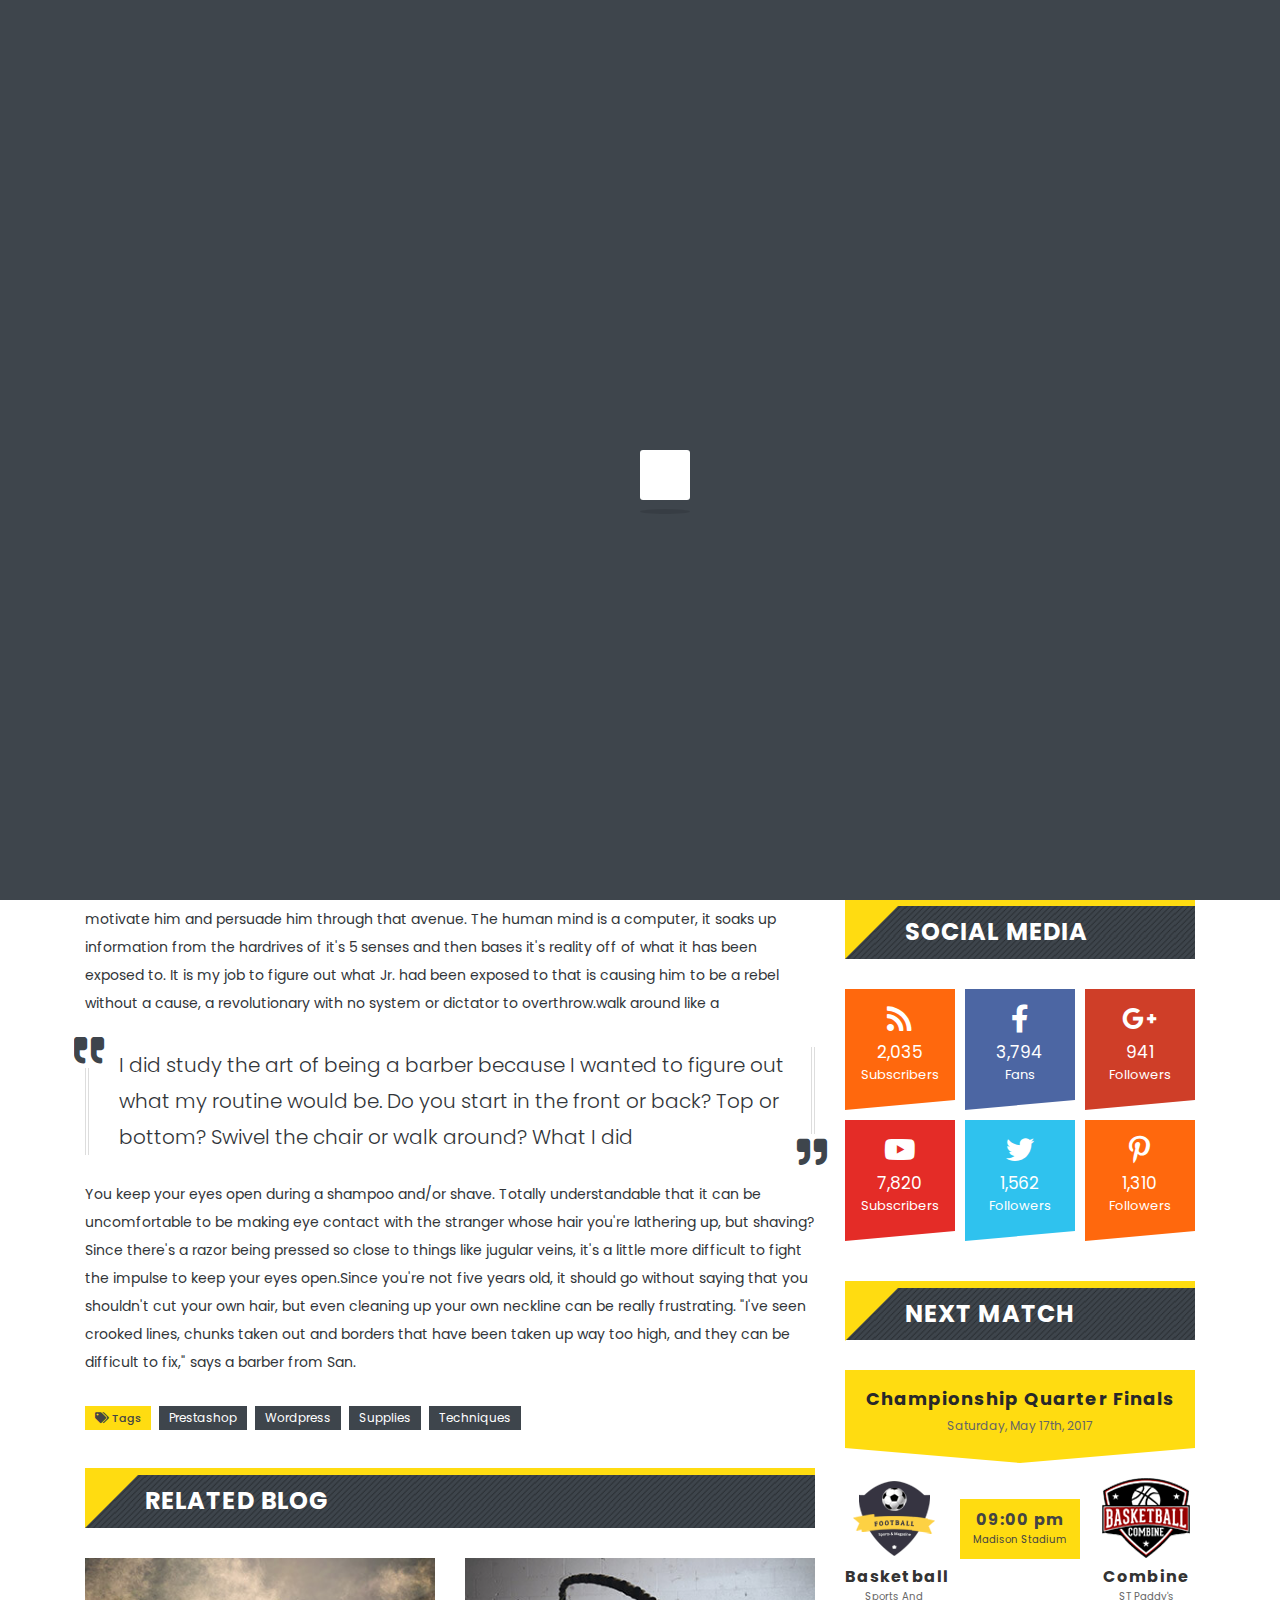
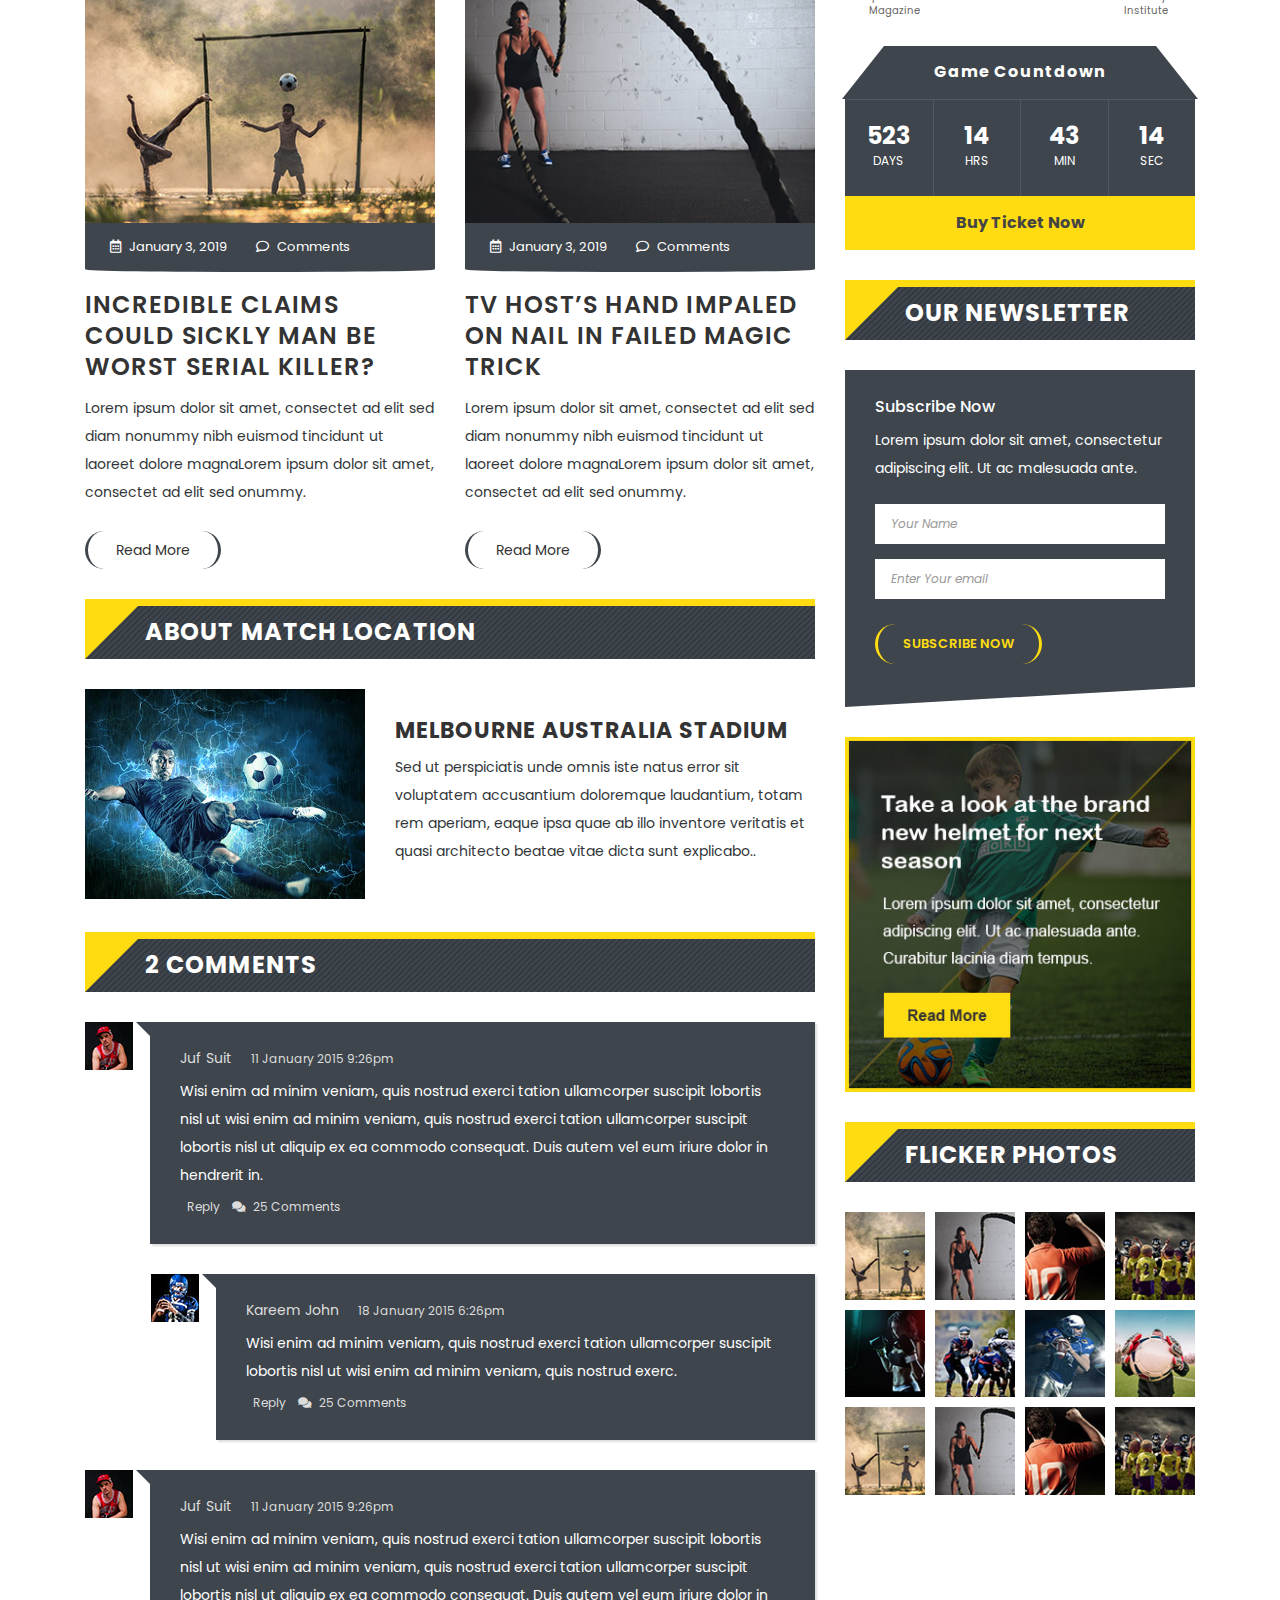
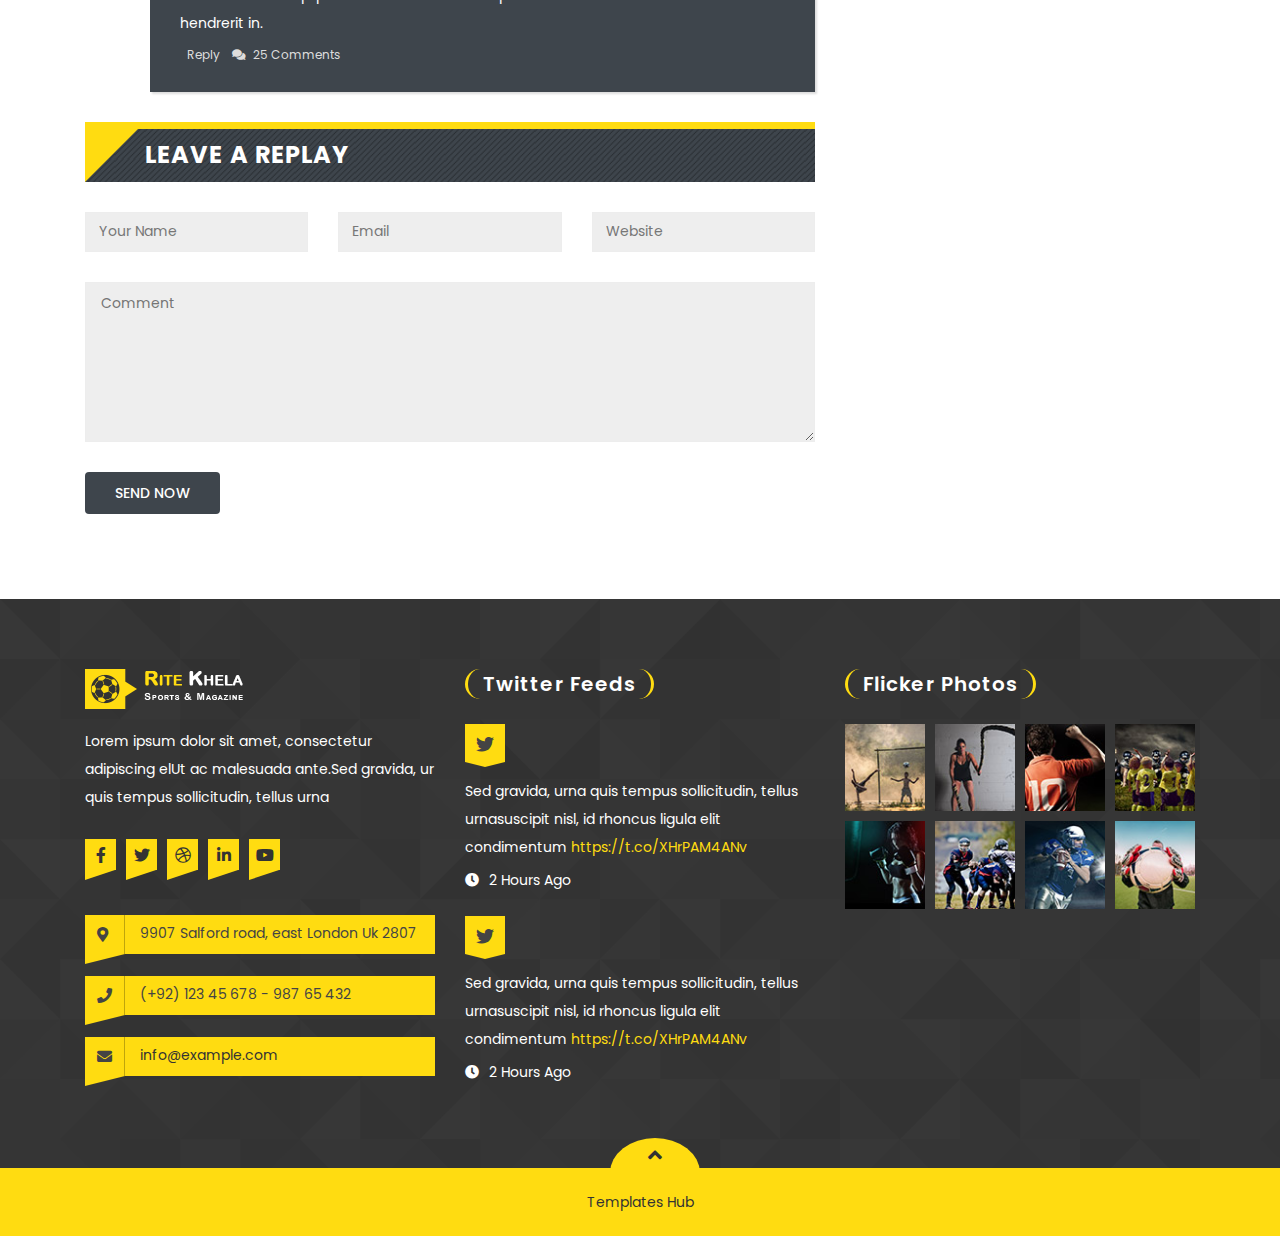
<file: All Source/Frontend/blog-detail-waudio.html>
<!doctype html>
<html lang="zxx">


<!-- blog-detail-waudio42:02-->
<head>

    <!-- meta tags -->
    <meta charset="utf-8">
    <meta http-equiv="X-UA-Compatible" content="IE=edge">
    <meta name="viewport" content="width=device-width, initial-scale=1">
    
    <title>Sports & Magazine Khela</title>

    <!-- CSS -->
    <link rel="stylesheet" href="css/bootstrap.css">
    <link rel="stylesheet" href="css/fontawesome-all.css">
    <link rel="stylesheet" href="css/slick-slider.css">
    <link rel="stylesheet" href="css/fancybox.css">
    <link rel="stylesheet" href="css/smartmenus.css">
    <link rel="stylesheet" href="style.css">
    <link rel="stylesheet" href="css/color.css">
    <link rel="stylesheet" href="css/responsive.css">

</head>

<body class="home">
    <div id="ritekhela-loader">
        <div id="ritekhela-loader-inner">
            <div id="ritekhela-shadow"></div>
            <div id="ritekhela-box"></div>
        </div>
    </div>

    <div class="ritekhela-wrapper">

        <!--// Header //-->
        <header id="ritekhela-header" class="ritekhela-header-one">
            
            <!--// TopStrip //-->
            <div class="ritekhela-topstrip">
                <div class="container">
                    <div class="row">
                        
                        <aside class="col-md-6">
                            <strong>Latest News :</strong>
                            <div class="ritekhela-latest-news-slider">
                                <div class="ritekhela-latest-news-slider-layer">Welcome visitor you can Login or Create an Account </div>
                                <div class="ritekhela-latest-news-slider-layer">While familiar with fellow European nation France Hareide. </div>
                            </div>
                        </aside>
                        <aside class="col-md-6">
                            <ul class="ritekhela-user-strip">
                                <li><a href="#"><i class="fa fa-globe-asia"></i> Support</a></li>
                                <li><a href="#"><i class="fa fa-dollar-sign"></i> Currency : USD</a></li>
                                <li><a href="#" data-toggle="modal" data-target="#ritekhelamodalcenter"><i class="fa fa-user-alt"></i> Login</a></li>
                                <li><a href="#" data-toggle="modal" data-target="#ritekhelamodalrg"><i class="fa fa-sign-in-alt"></i> Signup</a></li>
                            </ul>
                        </aside>

                    </div>
                </div>
            </div>
            <!--// TopStrip //-->
            
            <!--// Main Header //-->
            <div class="ritekhela-main-header">
                <div class="container">
                    <div class="row">
                        <div class="col-md-12">
                            <a href="index-2.html" class="ritekhela-logo"><img src="images/logo.png" alt=""></a>
                            <div class="ritekhela-right-section">
                                <div class="ritekhela-navigation">
                                    <span class="ritekhela-menu-link">
                                        <span class="menu-bar"></span>
                                        <span class="menu-bar"></span>
                                        <span class="menu-bar"></span>
                                    </span>
                                    <nav id="main-nav">
                                        <ul id="main-menu" class="sm sm-blue">
                                            <li class="active"><a href="index-2.html">Home</a></li>
                                            <li class="megamenu-wrap"><a href="#">Features</a>
                                                <ul class="ritekhela-megamenu">
                                                   <li class="row">
                                                      <div class="col-md-3">
                                                         <h4>Link 1</h4>
                                                         <div class="ritekhela-megalist">
                                                            <div class="list"><a href="all-fixture.html">All Matches</a></div>
                                                            <div class="list"><a href="fixture-list.html">Fixture List</a></div>
                                                            <div class="list"><a href="fixture-grid.html">Fixture Grid</a></div>
                                                            <div class="list"><a href="fullstanding.html">Full Standing</a></div>
                                                            <div class="list"><a href="fixture-detail.html">Fixture Detail</a></div>
                                                            <div class="list"><a href="gallery-classic.html">Gallery Classic 4Column</a></div>
                                                         </div>
                                                      </div>
                                                      <div class="col-md-3">
                                                         <h4>Link 2</h4>
                                                         <div class="ritekhela-megalist">
                                                            <div class="list"><a href="gallery-classic-3column.html">Gallery Classic 3Column</a></div>
                                                            <div class="list"><a href="gallery-simple.html">Gallery Simple 4Column</a></div>
                                                            <div class="list"><a href="gallery-simple-3column.html">Gallery Simple 3Column</a></div>
                                                            <div class="list"><a href="search-result.html">Search Result</a></div>
                                                            <div class="list"><a href="404.html">404 Page</a></div>
                                                            <div class="list"><a href="contact-us.html">Contact Us</a></div>
                                                         </div>
                                                      </div>
                                                      <div class="col-md-6 ritekhela-megamenu-thumb">
                                                         <img src="extra-images/megamenu-frame.jpg" alt="">
                                                      </div>
                                                   </li>
                                                </ul>
                                            </li>
                                            <li><a href="#">Players</a>
                                                <ul>
                                                    <li><a href="player-grid.html">Player Grid</a></li>
                                                    <li><a href="#">Player Medium</a>
                                                        <ul>
                                                            <li><a href="player-medium-wrsb.html">Player Medium W/R/S</a></li>
                                                            <li><a href="player-medium-wlsb.html">Player Medium W/L/S</a></li>
                                                            <li><a href="player-medium-full.html">Player Medium W/O/S</a></li>
                                                        </ul>
                                                    </li>
                                                    <li><a href="player-detail.html">Player Detail</a></li>
                                                </ul>
                                            </li>
                                            <li><a href="#">Our News</a>
                                                <ul>
                                                    <li><a href="#">Blog Grid</a>
                                                        <ul>
                                                            <li><a href="blog-grid.html">Blog Grid W/O/S</a></li>
                                                            <li><a href="blog-grid-wlsb.html">Blog Grid W/L/S</a></li>
                                                            <li><a href="blog-grid-wrsb.html">Blog Grid W/R/S</a></li>
                                                        </ul>
                                                    </li>
                                                    <li><a href="#">Blog Large</a>
                                                        <ul>
                                                            <li><a href="blog-large.html">Blog Large W/O/S</a></li>
                                                            <li><a href="blog-large-wlsb.html">Blog Large W/L/S</a></li>
                                                            <li><a href="blog-large-wrsb.html">Blog Large W/R/S</a></li>
                                                        </ul>
                                                    </li>
                                                    <li><a href="#">Blog Detail</a>
                                                        <ul>
                                                            <li><a href="blog-detail.html">Blog Detail W/Thumb</a></li>
                                                            <li><a href="blog-detail-waudio.html">Blog W/SounCloud</a></li>
                                                            <li><a href="blog-detail-wvideo.html">Blog Detail W/Video</a></li>
                                                        </ul>
                                                    </li>
                                                </ul>
                                            </li>
                                            <li><a href="#">Our Shop</a>
                                                <ul>
                                                    <li><a href="shop-grid.html">Shop Grid W/O/S</a></li>
                                                    <li><a href="shop-grid-wlsb.html">Shop Grid W/L/S</a></li>
                                                    <li><a href="shop-grid-wrsb.html">Shop Grid W/R/S</a></li>
                                                    <li><a href="shop-detail.html">Shop Detail</a></li>
                                                </ul>
                                            </li>
                                            <li><a href="contact-us.html">Contact Us</a></li>
                                        </ul>
                                    </nav>
                                </div>
                                <ul class="ritekhela-navsearch">
                                    <li><a href="#" class="ritekhela-open-cart"><i class="fab fa-opencart"></i></a>
                                        <div class="ritekhela-cart-box">
                                            <h2>You have 3 items in the cart</h2>
                                            <ul>
                                                <li>
                                                    <figure><a href="#"><img src="extra-images/cartbox-1.png" alt=""></a></figure>
                                                    <div class="ritekhela-cartbox-text">
                                                        <h6><a href="#">Key Management Model The 60+ Models</a></h6>
                                                        <div class="ritekhela-rating"><span class="ritekhela-rating-box half-width"></span></div>
                                                        <span class="ritekhela-cartbox-price ritekhela-color-two">$35.99 <small>$43.00</small></span>
                                                    </div>
                                                </li>
                                                <li>
                                                    <figure><a href="#"><img src="extra-images/cartbox-2.png" alt=""></a></figure>
                                                    <div class="ritekhela-cartbox-text">
                                                        <h6><a href="#">Pyramid Principle: Logic Writing &amp; Thinking</a></h6>
                                                        <div class="ritekhela-rating"><span class="ritekhela-rating-box half-width"></span></div>
                                                        <span class="ritekhela-cartbox-price ritekhela-color-two">$21.00</span>
                                                    </div>
                                                </li>
                                            </ul>
                                            <h5>Subtotal <span class="ritekhela-color-two">$1343</span></h5>
                                            <div class="ritekhela-cart-link"><a href="#" class="ritekhela-cartbox-btn">Go to Checkout</a></div>
                                        </div>
                                    </li>
                                    <li><a href="#" data-toggle="modal" data-target="#ritekhelamodalsearch"><i class="fa fa-search"></i></a></li>
                                </ul>
                            </div>
                        </div>
                    </div>
                </div>
            </div>
            <!--// Main Header //-->

        </header>
        <!--// Header //-->
        
        <!--// SubHeader //-->
        <div class="ritekhela-subheader">
            <div class="container">
                <div class="row">
                    <div class="col-md-12">
                        <h1>Blog Detail With Audio</h1>
                        <ul class="ritekhela-breadcrumb">
                            <li><a href="#">Home</a></li>
                            <li><a href="#">Blog</a></li>
                            <li>Blog Detail</li>
                        </ul>
                    </div>
                </div>
            </div>
        </div>
        <!--// SubHeader //-->

        <!--// Content //-->
        <div class="ritekhela-main-content">

            <!--// Main Section //-->
            <div class="ritekhela-main-section ritekhela-fixture-list-full">
                <div class="container">
                    <div class="row">
                        
                        <!--// Full Section //-->
                        <div class="col-md-8">

                            
                            <!--// Fixture Detail List //-->
                            <figure class="ritekhela-fixture-detail">
                                <iframe height="230" src="https://w.soundcloud.com/player/?url=https%3A//api.soundcloud.com/tracks/127020867&amp;auto_play=false&amp;hide_related=false&amp;show_comments=true&amp;show_user=true&amp;show_reposts=false&amp;visual=true"></iframe>
                                <ul class="ritekhela-blog-options">
                                    <li><a href="#"><i class="far fa-user"></i> By Thomas Jacob</a></li>
                                    <li><i class="far fa-calendar-alt"></i> January 3, 2019</li>
                                    <li><a href="#"><i class="far fa-comment"></i> Comments</a></li>
                                    <li><a href="#"><i class="fa fa-tag"></i> Blogs,</a> <a href="#">Sports,</a> <a href="#">Footbal</a> </li>
                                </ul>
                            </figure>

                            <div class="ritekhela-editor-detail">
                                <h2>The story takes place in 19th century</h2>
                                <p>The story takes place in 19th century London, on the city’s famous Fleet Street. Despite the fact that present-day Fleet Street is a bustling financial hub, it was a pretty grim place in those days, and the barbering trade was very different to what it is now. There was no such thing as electric clippers back then, and barbers relied on straight razors to keep their customer’s beards in shape. There have been many different variations of the story over the years, but Sweeney Todd is said to have been a highly successful barber, before he was convicted.</p>
                                <p>This week has been trying for me, I have to find things that Jr. and I have in common and relate to him, motivate him and persuade him through that avenue. The human mind is a computer, it soaks up information from the hardrives of it's 5 senses and then bases it's reality off of what it has been exposed to. It is my job to figure out what Jr. had been exposed to that is causing him to be a rebel without a cause, a revolutionary with no system or dictator to overthrow.walk around like a</p>
                                <blockquote>I did study the art of being a barber because I wanted to figure out what my routine would be. Do you start in the front or back? Top or bottom? Swivel the chair or walk around? What I did</blockquote>
                                <p>You keep your eyes open during a shampoo and/or shave. Totally understandable that it can be uncomfortable to be making eye contact with the stranger whose hair you're lathering up, but shaving? Since there's a razor being pressed so close to things like jugular veins, it's a little more difficult to fight the impulse to keep your eyes open.Since you're not five years old, it should go without saying that you shouldn't cut your own hair, but even cleaning up your own neckline can be really frustrating. "I've seen crooked lines, chunks taken out and borders that have been taken up way too high, and they can be difficult to fix," says a barber from San.</p>
                                <div class="ritekhela-tags">
                                    <span><i class="fa fa-tags"></i> Tags</span>
                                    <a href="#">prestashop</a>
                                    <a href="#">wordpress</a>
                                    <a href="#">Supplies</a>
                                    <a href="#">Techniques</a>
                                </div>
                            </div>

                            <div class="ritekhela-fancy-title-two">
                                <h2>Related Blog</h2>
                            </div>
                            <div class="ritekhela-blogs ritekhela-blog-view1">
                                <ul class="row">
                                    <li class="col-md-6">
                                        <figure><a href="#"><img src="extra-images/blog-view1-1.jpg" alt=""> <i class="fa fa-link"></i> </a></figure>
                                        <div class="ritekhela-blog-view1-text">
                                            <ul class="ritekhela-blog-options">
                                                <li><i class="far fa-calendar-alt"></i> January 3, 2019</li>
                                                <li><a href="#"><i class="far fa-comment"></i> Comments</a></li>
                                            </ul>
                                            <h2><a href="#">Incredible claims Could sickly man be worst serial killer?</a></h2>
                                            <p>Lorem ipsum dolor sit amet, consectet ad elit sed diam nonummy nibh euismod tincidunt ut laoreet dolore magnaLorem ipsum dolor sit amet, consectet ad elit sed onummy.</p>
                                            <a href="#" class="ritekhela-blog-view1-btn">Read More</a>
                                        </div>
                                    </li>
                                    <li class="col-md-6">
                                        <figure><a href="#"><img src="extra-images/blog-view1-2.jpg" alt=""> <i class="fa fa-link"></i> </a></figure>
                                        <div class="ritekhela-blog-view1-text">
                                            <ul class="ritekhela-blog-options">
                                                <li><i class="far fa-calendar-alt"></i> January 3, 2019</li>
                                                <li><a href="#"><i class="far fa-comment"></i> Comments</a></li>
                                            </ul>
                                            <h2><a href="#">TV host’s hand impaled on nail in failed magic trick</a></h2>
                                            <p>Lorem ipsum dolor sit amet, consectet ad elit sed diam nonummy nibh euismod tincidunt ut laoreet dolore magnaLorem ipsum dolor sit amet, consectet ad elit sed onummy.</p>
                                            <a href="#" class="ritekhela-blog-view1-btn">Read More</a>
                                        </div>
                                    </li>
                                </ul>
                            </div>

                            <div class="ritekhela-fancy-title-two">
                                <h2>About Match Location</h2>
                            </div>
                            <div class="authore-wrap">
                                <figure>
                                    <a href="#"><img alt="" src="extra-images/about-match-1.jpg"></a>
                                </figure>
                                <div class="ritekhela-authore-info">
                                    <h2><a href="#">Melbourne Australia Stadium</a></h2>
                                    <p>Sed ut perspiciatis unde omnis iste natus error sit voluptatem accusantium doloremque laudantium, totam rem aperiam, eaque ipsa quae ab illo inventore veritatis et quasi architecto beatae vitae dicta sunt explicabo..</p>
                                </div>
                            </div>

                            <div class="ritekhela-fancy-title-two">
                                <h2>2 Comments</h2>
                            </div>
                            <div id="ritekhela-comments">
                                <ul>
                                    <li>
                                        <div class="thumblist">
                                            <ul>
                                                <li>
                                                    <figure>
                                                        <a href="#"><img src="extra-images/comment1.jpg" alt=""></a>
                                                    </figure>
                                                    <div class="ritekhela-text">
                                                        <a href="#">Juf Suit</a>
                                                        <time datetime="2008-02-14 20:00"><i class="fa fa-clock-o"></i> 11 January 2015 9:26pm</time>
                                                        <p>Wisi enim ad minim veniam, quis nostrud exerci tation ullamcorper suscipit lobortis nisl ut wisi enim ad minim veniam, quis nostrud exerci tation ullamcorper suscipit lobortis nisl ut aliquip ex ea commodo consequat. Duis autem vel eum iriure dolor in hendrerit in.</p>
                                                        <a class="replay-button" href="#"><i class="fa fa-mail-reply"></i> Reply</a>
                                                        <a href="#" class="comment-button"><i class="fa fa-comments"></i> 25 Comments</a>
                                                    </div>
                                                </li>
                                            </ul>
                                        </div>
                                        <ul class="children">
                                            <li>
                                                <figure>
                                                    <a href="#"><img src="extra-images/comment2.jpg" alt=""></a>
                                                </figure>
                                                <div class="ritekhela-text">
                                                    <a href="#">Kareem John</a>
                                                    <time datetime="2008-02-14 20:00"><i class="fa fa-clock-o"></i> 18 January 2015 6:26pm</time>
                                                    <p>Wisi enim ad minim veniam, quis nostrud exerci tation ullamcorper suscipit lobortis nisl ut wisi enim ad minim veniam, quis nostrud exerc.</p>
                                                    <a class="replay-button" href="#"><i class="fa fa-mail-reply"></i> Reply</a>
                                                    <a href="#" class="comment-button"><i class="fa fa-comments"></i> 25 Comments</a>
                                                </div>
                                            </li>
                                        </ul>
                                    </li>
                                    <li>
                                        <div class="thumblist">
                                            <ul>
                                                <li>
                                                    <figure>
                                                        <a href="#"><img src="extra-images/comment1.jpg" alt=""></a>
                                                    </figure>
                                                    <div class="ritekhela-text">
                                                        <a href="#">Juf Suit</a>
                                                        <time datetime="2008-02-14 20:00"><i class="fa fa-clock-o"></i> 11 January 2015 9:26pm</time>
                                                        <p>Wisi enim ad minim veniam, quis nostrud exerci tation ullamcorper suscipit lobortis nisl ut wisi enim ad minim veniam, quis nostrud exerci tation ullamcorper suscipit lobortis nisl ut aliquip ex ea commodo consequat. Duis autem vel eum iriure dolor in hendrerit in.</p>
                                                        <a class="replay-button" href="#"><i class="fa fa-mail-reply"></i> Reply</a>
                                                        <a href="#" class="comment-button"><i class="fa fa-comments"></i> 25 Comments</a>
                                                    </div>
                                                </li>
                                            </ul>
                                        </div>
                                    </li>
                                </ul>
                            </div>

                            <div class="ritekhela-fancy-title-two">
                                <h2>Leave a Replay</h2>
                            </div>
                            <div class="ritekhela-form">
                                <form>
                                    <p>
                                        <input type="text" value="Your Name" onblur="if(this.value == '') { this.value ='Your Name'; }" onfocus="if(this.value =='Your Name') { this.value = ''; }" name="usrname" required=""> </p>
                                    <p>
                                        <input type="text" value="Email" onblur="if(this.value == '') { this.value ='Email'; }" onfocus="if(this.value =='Email') { this.value = ''; }" name="usrname" required=""> </p>
                                    <p>
                                        <input type="text" value="Website" onblur="if(this.value == '') { this.value ='Website'; }" onfocus="if(this.value =='Website') { this.value = ''; }" name="usrname" required=""> </p>
                                    <p class="ritekhela-comment">
                                        <textarea placeholder="Comment"></textarea>
                                    </p>
                                    <p class="ritekhela-submit">
                                        <input type="submit" value="Send Now" class="ritekhela-bgcolor"> </p>
                                </form>
                            </div>

                        </div>
                        <!--// Full Section //-->

                        <!--// SideBaar //-->
                        <aside class="col-md-4">
                            
                            <!--// Widget Popular News //-->
                            <div class="widget widget_categories">
                                <div class="ritekhela-fancy-title-two">
                                    <h2>categories</h2>
                                </div>
                                <ul>
                                    <li><a href="#">Boxing</a> 03</li>
                                    <li><a href="#">Championship</a> 05</li>
                                    <li><a href="#">Cycling</a> 03</li>
                                    <li><a href="#">Football</a> 19</li>
                                    <li><a href="#">NFL</a> 02</li>
                                    <li><a href="#">Golf</a> 11</li>
                                    <li><a href="#">Premier League</a> 12</li>
                                    <li><a href="#">Tennis</a> 04</li>
                                    <li><a href="#">Super Ball</a> 03</li>
                                </ul>
                            </div>
                            <!--// Widget Popular News //-->

                            <!--// Widget Social Media //-->
                            <div class="widget widget_social_media">
                                <div class="ritekhela-fancy-title-two">
                                    <h2>Social Media</h2>
                                </div>
                                <ul>
                                    <li>
                                        <a href="#" class="rss">
                                            <i class="fa fa-rss"></i>
                                            <span>2,035</span>
                                            <small>Subscribers</small>
                                        </a>
                                    </li>
                                    <li>
                                        <a href="#" class="fb">
                                            <i class="fab fa-facebook-f"></i>
                                            <span>3,794</span>
                                            <small>Fans</small>
                                        </a>
                                    </li>
                                    <li>
                                        <a href="#" class="g_plus">
                                            <i class="fab fa-google-plus-g"></i>
                                            <span>941</span>
                                            <small>Followers</small>
                                        </a>
                                    </li>
                                    <li>
                                        <a href="#" class="you_tube">
                                            <i class="fab fa-youtube"></i>
                                            <span>7,820</span>
                                            <small>Subscribers</small>
                                        </a>
                                    </li>
                                    <li>
                                        <a href="#" class="twitter">
                                            <i class="fab fa-twitter"></i>
                                            <span>1,562</span>
                                            <small>Followers</small>
                                        </a>
                                    </li>
                                    <li>
                                        <a href="#" class="pint">
                                            <i class="fab fa-pinterest-p"></i>
                                            <span>1,310</span>
                                            <small>Followers</small>
                                        </a>
                                    </li>
                                </ul>
                            </div>
                            <!--// Widget Social Media //-->

                            <!--// Widget Next Match //-->
                            <div class="widget widget_next_match">
                                <div class="ritekhela-fancy-title-two">
                                    <h2>Next Match</h2>
                                </div>
                                <div class="widget_next_match_title">
                                    <h5>Championship Quarter Finals</h5>
                                    <span>Saturday, May 17th, 2017</span>
                                </div>
                                <ul>
                                    <li>
                                        <img src="extra-images/widget-next-match-logo-1.png" alt="">
                                        <h6><a href="fixture-detail.html">Basketball</a></h6>
                                        <small>Sports And Magazine</small>
                                    </li>
                                    <li>
                                        <div class="widget_next_match_option">
                                            <h6>09:00 pm</h6>
                                            <small>Madison Stadium</small>
                                        </div>
                                    </li>
                                    <li>
                                        <img src="extra-images/widget-next-match-logo-2.png" alt="">
                                        <h6><a href="fixture-detail.html">Combine</a></h6>
                                        <small>ST Paddy's Institute</small>
                                    </li>
                                </ul>
                                <div class="widget_match_countdown">
                                    <h6>Game Countdown</h6>
                                    <div id="ritekhela-match-countdowntw"></div>
                                </div>
                                <a href="#" class="widget_match_btn">Buy Ticket Now</a>
                            </div>
                            <!--// Widget Next Match //-->

                            <!--// Widget Newsletter //-->
                            <div class="widget widget_newsletter">
                                <div class="ritekhela-fancy-title-two">
                                    <h2>Our Newsletter</h2>
                                </div>
                                <form>
                                    <label>Subscribe Now</label>
                                    <p>Lorem ipsum dolor sit amet, consectetur adipiscing elit. Ut ac malesuada ante.</p>
                                    <input type="text" value="Your Name" onblur="if(this.value == '') { this.value ='Your Name'; }" onfocus="if(this.value =='Your Name') { this.value = ''; }">
                                    <input type="text" value="Enter Your email" onblur="if(this.value == '') { this.value ='Enter Your email'; }" onfocus="if(this.value =='Enter Your email') { this.value = ''; }">
                                    <input type="submit" value="Subscribe Now">
                                </form>
                            </div>
                            <!--// Widget Newsletter //-->

                            <!--// Widget Add's //-->
                            <div class="widget widget_add">
                                <img src="extra-images/add.jpg" alt="">
                            </div>
                            <!--// Widget Add's //-->
                            
                            <!--// Widget Gallery //-->
                            <div class="widget widget_gallery">
                                <div class="ritekhela-fancy-title-two">
                                    <h2>Flicker Photos</h2>
                                </div>
                                <ul>
                                    <li><a data-fancybox-group="group" href="extra-images/widget-gallery-1.jpg" class="fancybox"><img src="extra-images/widget-gallery-1.jpg" alt=""></a></li>
                                    <li><a data-fancybox-group="group" href="extra-images/widget-gallery-1.jpg" class="fancybox"><img src="extra-images/widget-gallery-2.jpg" alt=""></a></li>
                                    <li><a data-fancybox-group="group" href="extra-images/widget-gallery-1.jpg" class="fancybox"><img src="extra-images/widget-gallery-3.jpg" alt=""></a></li>
                                    <li><a data-fancybox-group="group" href="extra-images/widget-gallery-1.jpg" class="fancybox"><img src="extra-images/widget-gallery-4.jpg" alt=""></a></li>
                                    <li><a data-fancybox-group="group" href="extra-images/widget-gallery-1.jpg" class="fancybox"><img src="extra-images/widget-gallery-5.jpg" alt=""></a></li>
                                    <li><a data-fancybox-group="group" href="extra-images/widget-gallery-1.jpg" class="fancybox"><img src="extra-images/widget-gallery-6.jpg" alt=""></a></li>
                                    <li><a data-fancybox-group="group" href="extra-images/widget-gallery-1.jpg" class="fancybox"><img src="extra-images/widget-gallery-7.jpg" alt=""></a></li>
                                    <li><a data-fancybox-group="group" href="extra-images/widget-gallery-1.jpg" class="fancybox"><img src="extra-images/widget-gallery-8.jpg" alt=""></a></li>
                                    <li><a data-fancybox-group="group" href="extra-images/widget-gallery-1.jpg" class="fancybox"><img src="extra-images/widget-gallery-1.jpg" alt=""></a></li>
                                    <li><a data-fancybox-group="group" href="extra-images/widget-gallery-1.jpg" class="fancybox"><img src="extra-images/widget-gallery-2.jpg" alt=""></a></li>
                                    <li><a data-fancybox-group="group" href="extra-images/widget-gallery-1.jpg" class="fancybox"><img src="extra-images/widget-gallery-3.jpg" alt=""></a></li>
                                    <li><a data-fancybox-group="group" href="extra-images/widget-gallery-1.jpg" class="fancybox"><img src="extra-images/widget-gallery-4.jpg" alt=""></a></li>
                                </ul>
                            </div>
                            <!--// Widget Gallery //-->

                        </aside>
                        <!--// SideBaar //-->

                    </div>
                </div>
            </div>
            <!--// Main Section //-->

        </div>
        <!--// Content //-->

        <!--// Footer //-->
        <footer id="ritekhela-footer" class="ritekhela-footer-one">

            <!--// Footer Widget //-->
            <div class="ritekhela-footer-widget">
                <div class="container">
                    <div class="row">
                        <aside class="widget col-md-4 widget_about_info">
                            <a href="index-2.html"><img src="images/logo.png" alt=""></a>
                            <p>Lorem ipsum dolor sit amet, consectetur adipiscing elUt ac malesuada ante.Sed gravida, ur quis tempus sollicitudin, tellus urna</p>
                            <div class="widget_about_info_social">
                                <a href="#" class="fab fa-facebook-f"></a>
                                <a href="#" class="fab fa-twitter"></a>
                                <a href="#" class="fab fa-dribbble"></a>
                                <a href="#" class="fab fa-linkedin-in"></a>
                                <a href="#" class="fab fa-youtube"></a>
                            </div>
                            <ul>
                                <li><i class="fa fa-map-marker-alt"></i> 9907 Salford road, east London Uk 2807</li>
                                <li><i class="fa fa-phone"></i> (+92) 123 45 678 - 987 65 432</li>
                                <li><i class="fa fa-envelope"></i> <a href="#">info@example.com</a></li>
                            </ul>
                        </aside>
                        <aside class="widget col-md-4 widget_twitter_feeds">
                            <div class="footer_widget_title"> <h2>Twitter Feeds</h2> </div>
                            <ul>
                                <li>
                                    <i class="fab fa-twitter"></i>
                                    <p>Sed gravida, urna quis tempus sollicitudin, tellus urnasuscipit nisl, id rhoncus ligula elit condimentum <a href="index-2.html" class="ritekhela-color">https://t.co/XHrPAM4ANv</a></p>
                                    <time datetime="2008-02-14 20:00"><i class="fa fa-clock"></i> 2 Hours Ago</time>
                                </li>
                                <li>
                                    <i class="fab fa-twitter"></i>
                                    <p>Sed gravida, urna quis tempus sollicitudin, tellus urnasuscipit nisl, id rhoncus ligula elit condimentum <a href="index-2.html" class="ritekhela-color">https://t.co/XHrPAM4ANv</a></p>
                                    <time datetime="2008-02-14 20:00"><i class="fa fa-clock"></i> 2 Hours Ago</time>
                                </li>
                            </ul>
                        </aside>
                        <aside class="widget col-md-4 widget_gallery">
                            <div class="footer_widget_title"> <h2>Flicker Photos</h2> </div>
                            <ul>
                                <li><a data-fancybox-group="group" href="extra-images/widget-gallery-1.jpg" class="fancybox"><img src="extra-images/widget-gallery-1.jpg" alt=""></a></li>
                                <li><a data-fancybox-group="group" href="extra-images/widget-gallery-1.jpg" class="fancybox"><img src="extra-images/widget-gallery-2.jpg" alt=""></a></li>
                                <li><a data-fancybox-group="group" href="extra-images/widget-gallery-1.jpg" class="fancybox"><img src="extra-images/widget-gallery-3.jpg" alt=""></a></li>
                                <li><a data-fancybox-group="group" href="extra-images/widget-gallery-1.jpg" class="fancybox"><img src="extra-images/widget-gallery-4.jpg" alt=""></a></li>
                                <li><a data-fancybox-group="group" href="extra-images/widget-gallery-1.jpg" class="fancybox"><img src="extra-images/widget-gallery-5.jpg" alt=""></a></li>
                                <li><a data-fancybox-group="group" href="extra-images/widget-gallery-1.jpg" class="fancybox"><img src="extra-images/widget-gallery-6.jpg" alt=""></a></li>
                                <li><a data-fancybox-group="group" href="extra-images/widget-gallery-1.jpg" class="fancybox"><img src="extra-images/widget-gallery-7.jpg" alt=""></a></li>
                                <li><a data-fancybox-group="group" href="extra-images/widget-gallery-1.jpg" class="fancybox"><img src="extra-images/widget-gallery-8.jpg" alt=""></a></li>
                            </ul>
                        </aside>
                    </div>
                </div>
            </div>
            <!--// Footer Widget //-->

            <!--// Footer CopyRight //-->
            <div class="ritekhela-copyright">
                <div class="container">
                    <div class="row">
                        <div class="col-md-12">
                            <p><a href="https://www.templateshub.net" target="_blank">Templates Hub</a></p>
                            <a href="#" class="ritekhela-back-top"><i class="fa fa-angle-up"></i></a>
                        </div>
                    </div>
                </div>
            </div>
            <!--// Footer CopyRight //-->

        </footer>
        <!--// Footer //-->

    </div>


    <!--// Login ModalBox //-->
    <div class="loginmodalbox modal fade" id="ritekhelamodalcenter" tabindex="-1">
       <div class="modal-dialog modal-dialog-centered" role="document">
          <div class="modal-content">
             <div class="modal-body ritekhela-bgcolor-two">
                <h5 class="modal-title">Login To Your Account</h5>
                <a href="#" class="close ritekhela-bgcolor-two" data-dismiss="modal" aria-label="Close">
                    <i class="fa fa-times"></i>
                </a>
                <form class="loginmodalbox-search">
                    <input type="text" value="Enter User Name" onblur="if(this.value == '') { this.value ='Enter User Name'; }" onfocus="if(this.value =='Enter User Name') { this.value = ''; }">
                    <input type="text" value="Type Here Password" onblur="if(this.value == '') { this.value ='Type Here Password'; }" onfocus="if(this.value =='Type Here Password') { this.value = ''; }">
                    <input type="submit" value="Login Now" class="ritekhela-bgcolor">
                    <a href="#" class="loginmodalbox-forget">Forget Password?</a>
                </form>
                <div class="ritekhela-loginbox-social">
                    <ul>
                        <li><a href="#"><i class="fab fa-facebook-f"></i> Facebook</a></li>
                        <li class="twitter"><a href="#"><i class="fab fa-twitter"></i> Twitter</a></li>
                        <li class="linkedin"><a href="#"><i class="fab fa-linkedin-in"></i> Linkedin</a></li>
                        <li class="dribbble"><a href="#"><i class="fab fa-dribbble"></i> Dribbble</a></li>
                    </ul>
                </div>
             </div>
          </div>
       </div>
    </div>

    <!--// Login ModalBox //-->
    <div class="loginmodalbox modal fade" id="ritekhelamodalrg" tabindex="-1">
       <div class="modal-dialog modal-dialog-centered" role="document">
          <div class="modal-content">
             <div class="modal-body ritekhela-bgcolor-two">
                <h5 class="modal-title">Sign Up Now</h5>
                <a href="#" class="close ritekhela-bgcolor-two" data-dismiss="modal" aria-label="Close">
                    <i class="fa fa-times"></i>
                </a>
                <form class="loginmodalbox-search">
                    <input type="text" value="Enter User Name" onblur="if(this.value == '') { this.value ='Enter User Name'; }" onfocus="if(this.value =='Enter User Name') { this.value = ''; }">
                    <input type="text" value="Type Your Password" onblur="if(this.value == '') { this.value ='Type Your Password'; }" onfocus="if(this.value =='Type Your Password') { this.value = ''; }">
                    <input type="text" value="Confirm your password" onblur="if(this.value == '') { this.value ='Confirm your password'; }" onfocus="if(this.value =='Confirm your password') { this.value = ''; }">
                    <input type="submit" value="Sign Up" class="ritekhela-bgcolor">
                    <a href="#" class="loginmodalbox-forget">Forget Password?</a>
                </form>
                <div class="ritekhela-loginbox-social">
                    <ul>
                        <li><a href="#"><i class="fab fa-facebook-f"></i> Facebook</a></li>
                        <li class="twitter"><a href="#"><i class="fab fa-twitter"></i> Twitter</a></li>
                        <li class="linkedin"><a href="#"><i class="fab fa-linkedin-in"></i> Linkedin</a></li>
                        <li class="dribbble"><a href="#"><i class="fab fa-dribbble"></i> Dribbble</a></li>
                    </ul>
                </div>
             </div>
          </div>
       </div>
    </div>

    <!--// Search ModalBox //-->
    <div class="loginmodalbox modal fade" id="ritekhelamodalsearch" tabindex="-1">
       <div class="modal-dialog modal-dialog-centered" role="document">
          <div class="modal-content">
             <div class="modal-body ritekhela-bgcolor-two">
                <h5 class="modal-title">Search Here</h5>
                <a href="#" class="close ritekhela-bgcolor-two" data-dismiss="modal" aria-label="Close">
                    <i class="fa fa-times"></i>
                </a>
                <form>
                    <input type="text" value="Search Here Now" onblur="if(this.value == '') { this.value ='Search Here Now'; }" onfocus="if(this.value =='Search Here Now') { this.value = ''; }">
                    <input type="submit" value="Search Now" class="ritekhela-bgcolor">
                </form>
             </div>
          </div>
       </div>
    </div>


    <!-- jQuery -->
    <script src="script/jquery.js"></script>
    <script src="script/popper.min.js"></script>
    <script src="script/bootstrap.min.js"></script>
    <script src="script/slick.slider.min.js"></script>
    <script src="script/fancybox.min.js"></script>
    <script src="script/isotope.min.js"></script>
    <script src="script/smartmenus.min.js"></script>
    <script src="script/progressbar.js"></script>
    <script src="script/jquery.countdown.min.js"></script>
    <script src="script/functions.js"></script>
</body>


<!-- blog-detail-waudio42:02-->
</html>
</file>
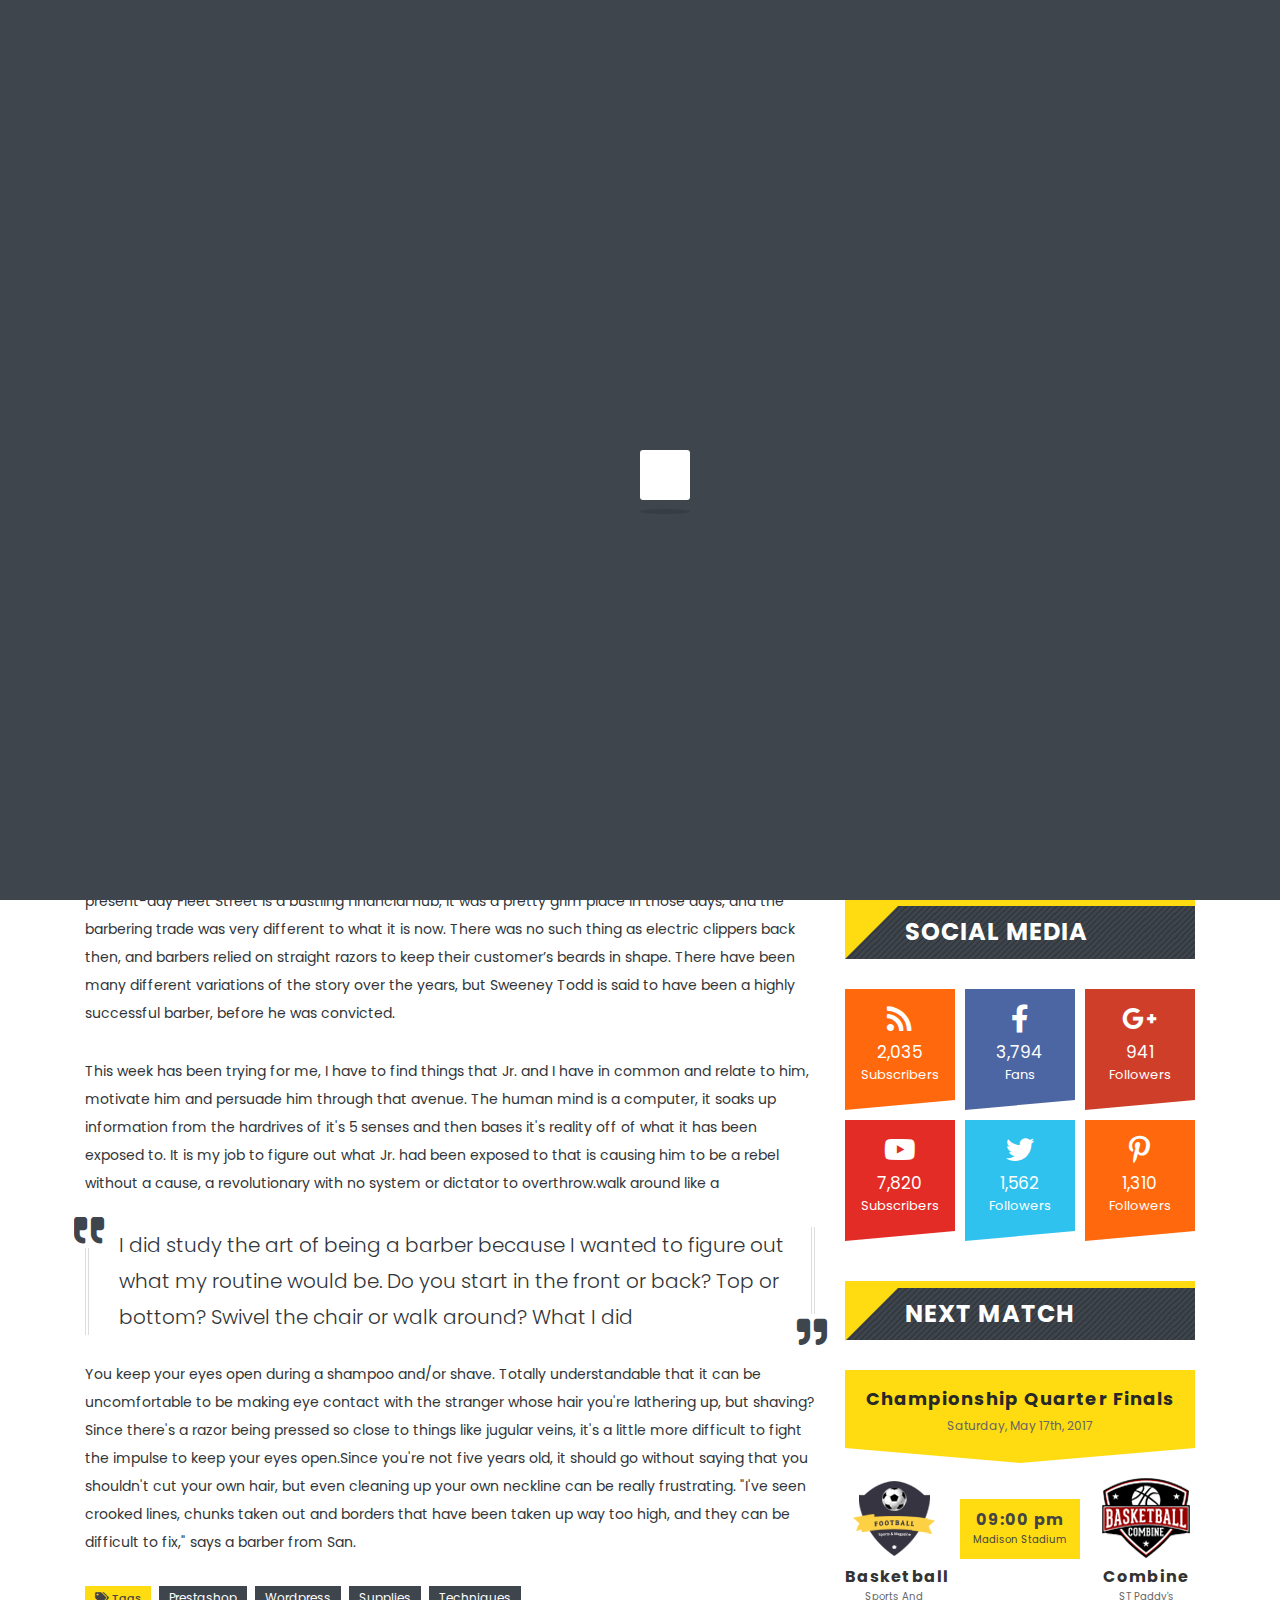
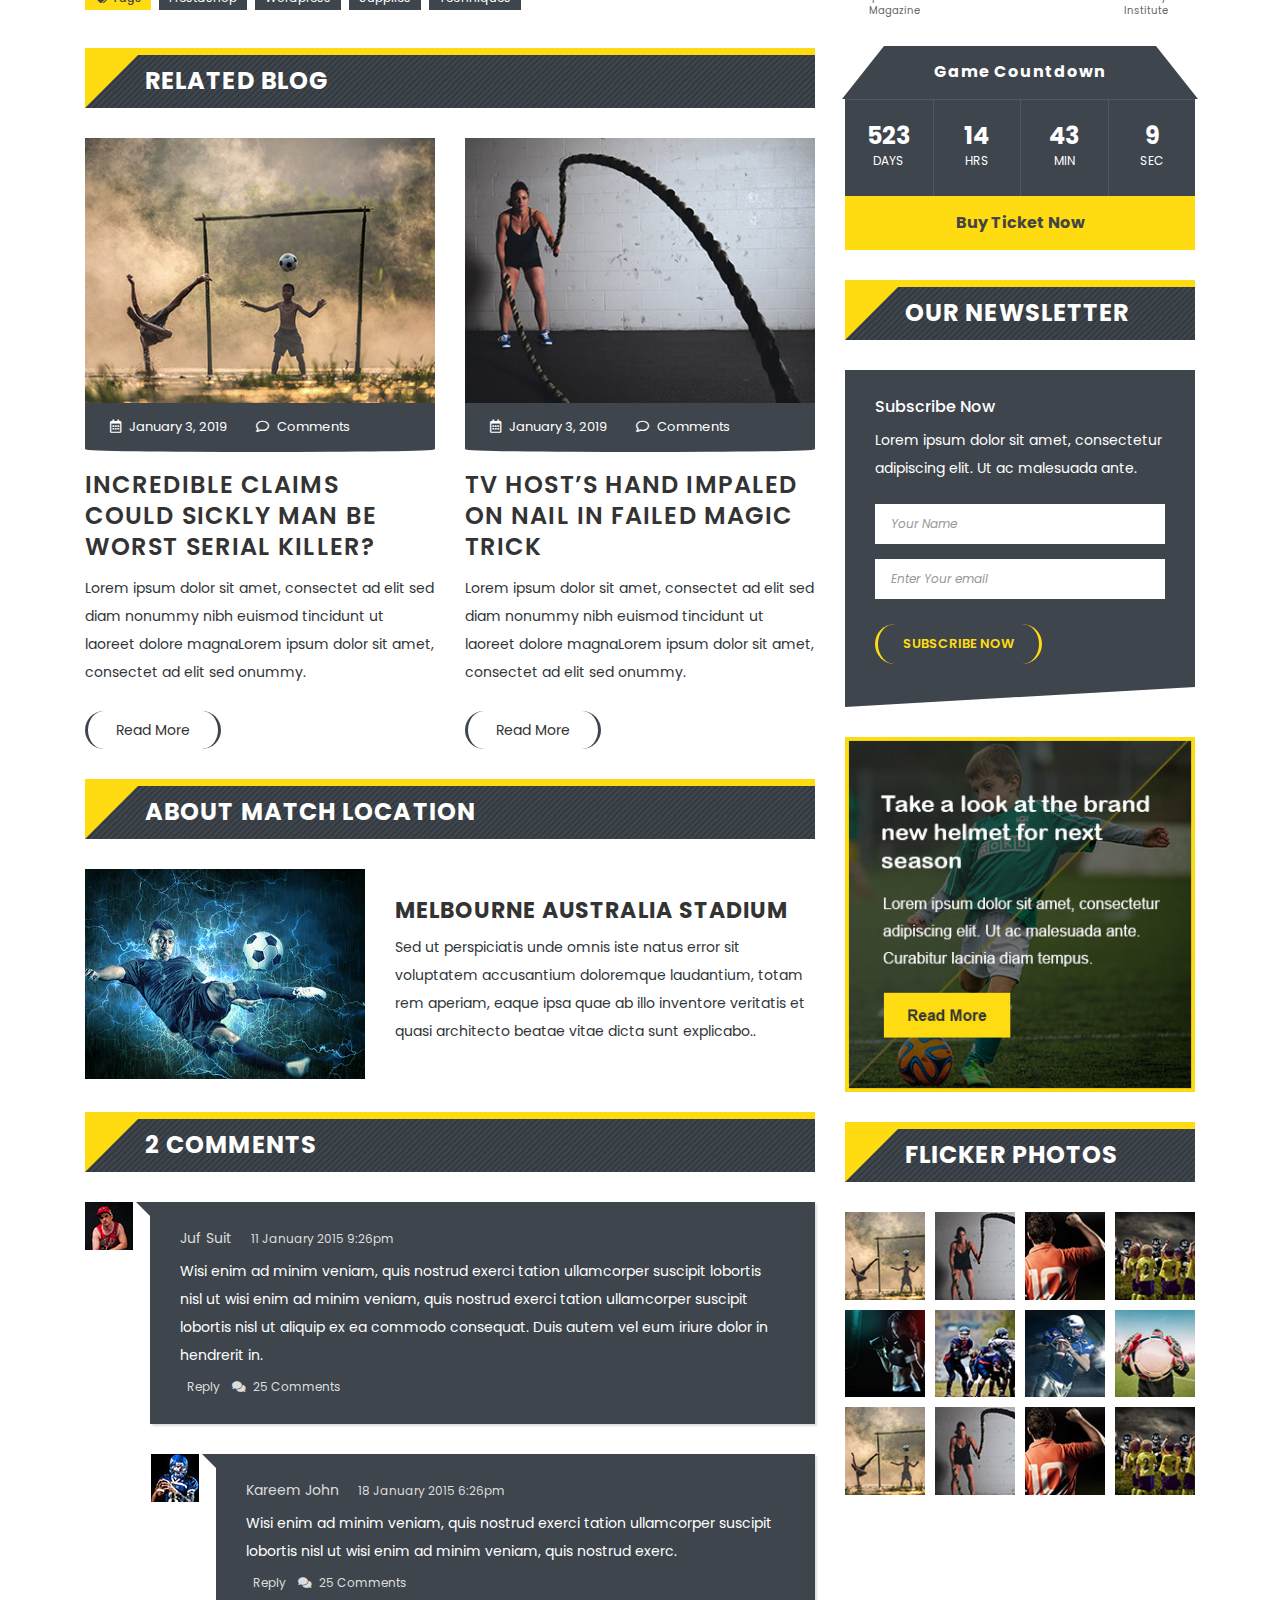
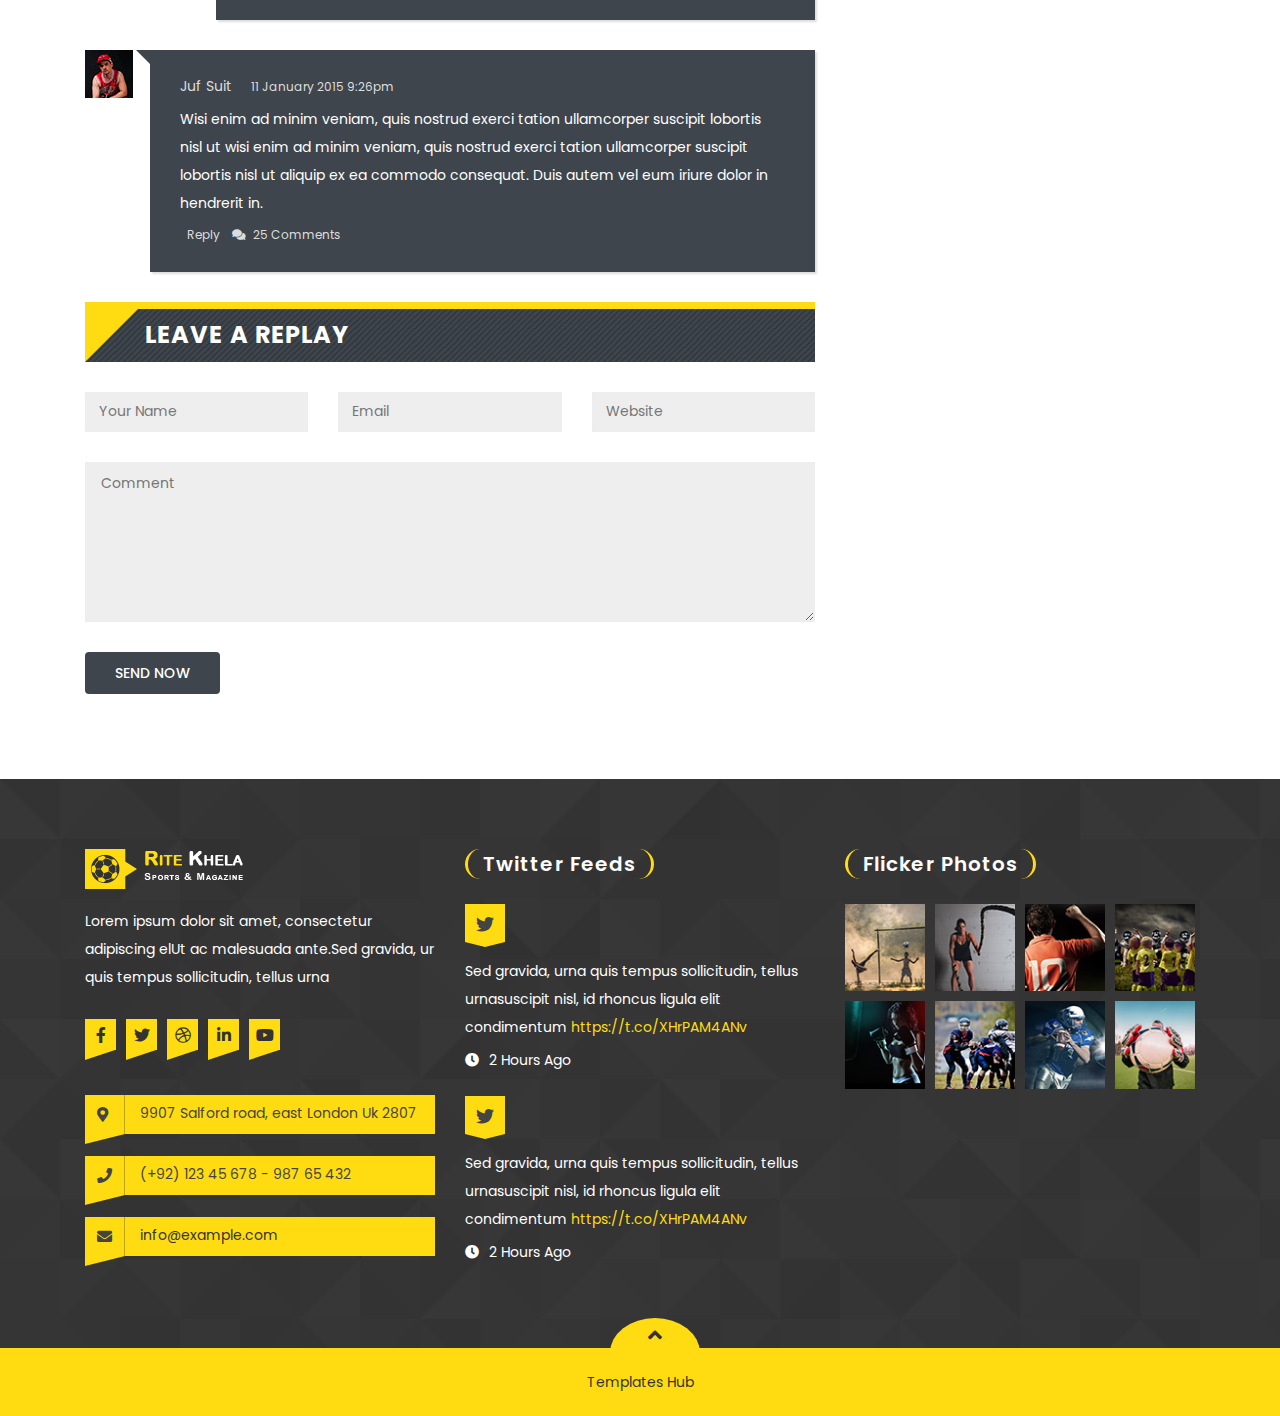
<file: All Source/Frontend/blog-detail-wvideo.html>
<!doctype html>
<html lang="zxx">


<!-- blog-detail-wvideo42:02-->
<head>

    <!-- meta tags -->
    <meta charset="utf-8">
    <meta http-equiv="X-UA-Compatible" content="IE=edge">
    <meta name="viewport" content="width=device-width, initial-scale=1">
    
    <title>Sports & Magazine Khela</title>

    <!-- CSS -->
    <link rel="stylesheet" href="css/bootstrap.css">
    <link rel="stylesheet" href="css/fontawesome-all.css">
    <link rel="stylesheet" href="css/slick-slider.css">
    <link rel="stylesheet" href="css/fancybox.css">
    <link rel="stylesheet" href="css/smartmenus.css">
    <link rel="stylesheet" href="style.css">
    <link rel="stylesheet" href="css/color.css">
    <link rel="stylesheet" href="css/responsive.css">

</head>

<body class="home">
    <div id="ritekhela-loader">
        <div id="ritekhela-loader-inner">
            <div id="ritekhela-shadow"></div>
            <div id="ritekhela-box"></div>
        </div>
    </div>

    <div class="ritekhela-wrapper">

        <!--// Header //-->
        <header id="ritekhela-header" class="ritekhela-header-one">
            
            <!--// TopStrip //-->
            <div class="ritekhela-topstrip">
                <div class="container">
                    <div class="row">
                        
                        <aside class="col-md-6">
                            <strong>Latest News :</strong>
                            <div class="ritekhela-latest-news-slider">
                                <div class="ritekhela-latest-news-slider-layer">Welcome visitor you can Login or Create an Account </div>
                                <div class="ritekhela-latest-news-slider-layer">While familiar with fellow European nation France Hareide. </div>
                            </div>
                        </aside>
                        <aside class="col-md-6">
                            <ul class="ritekhela-user-strip">
                                <li><a href="#"><i class="fa fa-globe-asia"></i> Support</a></li>
                                <li><a href="#"><i class="fa fa-dollar-sign"></i> Currency : USD</a></li>
                                <li><a href="#" data-toggle="modal" data-target="#ritekhelamodalcenter"><i class="fa fa-user-alt"></i> Login</a></li>
                                <li><a href="#" data-toggle="modal" data-target="#ritekhelamodalrg"><i class="fa fa-sign-in-alt"></i> Signup</a></li>
                            </ul>
                        </aside>

                    </div>
                </div>
            </div>
            <!--// TopStrip //-->
            
            <!--// Main Header //-->
            <div class="ritekhela-main-header">
                <div class="container">
                    <div class="row">
                        <div class="col-md-12">
                            <a href="index-2.html" class="ritekhela-logo"><img src="images/logo.png" alt=""></a>
                            <div class="ritekhela-right-section">
                                <div class="ritekhela-navigation">
                                    <span class="ritekhela-menu-link">
                                        <span class="menu-bar"></span>
                                        <span class="menu-bar"></span>
                                        <span class="menu-bar"></span>
                                    </span>
                                    <nav id="main-nav">
                                        <ul id="main-menu" class="sm sm-blue">
                                            <li class="active"><a href="index-2.html">Home</a></li>
                                            <li class="megamenu-wrap"><a href="#">Features</a>
                                                <ul class="ritekhela-megamenu">
                                                   <li class="row">
                                                      <div class="col-md-3">
                                                         <h4>Link 1</h4>
                                                         <div class="ritekhela-megalist">
                                                            <div class="list"><a href="all-fixture.html">All Matches</a></div>
                                                            <div class="list"><a href="fixture-list.html">Fixture List</a></div>
                                                            <div class="list"><a href="fixture-grid.html">Fixture Grid</a></div>
                                                            <div class="list"><a href="fullstanding.html">Full Standing</a></div>
                                                            <div class="list"><a href="fixture-detail.html">Fixture Detail</a></div>
                                                            <div class="list"><a href="gallery-classic.html">Gallery Classic 4Column</a></div>
                                                         </div>
                                                      </div>
                                                      <div class="col-md-3">
                                                         <h4>Link 2</h4>
                                                         <div class="ritekhela-megalist">
                                                            <div class="list"><a href="gallery-classic-3column.html">Gallery Classic 3Column</a></div>
                                                            <div class="list"><a href="gallery-simple.html">Gallery Simple 4Column</a></div>
                                                            <div class="list"><a href="gallery-simple-3column.html">Gallery Simple 3Column</a></div>
                                                            <div class="list"><a href="search-result.html">Search Result</a></div>
                                                            <div class="list"><a href="404.html">404 Page</a></div>
                                                            <div class="list"><a href="contact-us.html">Contact Us</a></div>
                                                         </div>
                                                      </div>
                                                      <div class="col-md-6 ritekhela-megamenu-thumb">
                                                         <img src="extra-images/megamenu-frame.jpg" alt="">
                                                      </div>
                                                   </li>
                                                </ul>
                                            </li>
                                            <li><a href="#">Players</a>
                                                <ul>
                                                    <li><a href="player-grid.html">Player Grid</a></li>
                                                    <li><a href="#">Player Medium</a>
                                                        <ul>
                                                            <li><a href="player-medium-wrsb.html">Player Medium W/R/S</a></li>
                                                            <li><a href="player-medium-wlsb.html">Player Medium W/L/S</a></li>
                                                            <li><a href="player-medium-full.html">Player Medium W/O/S</a></li>
                                                        </ul>
                                                    </li>
                                                    <li><a href="player-detail.html">Player Detail</a></li>
                                                </ul>
                                            </li>
                                            <li><a href="#">Our News</a>
                                                <ul>
                                                    <li><a href="#">Blog Grid</a>
                                                        <ul>
                                                            <li><a href="blog-grid.html">Blog Grid W/O/S</a></li>
                                                            <li><a href="blog-grid-wlsb.html">Blog Grid W/L/S</a></li>
                                                            <li><a href="blog-grid-wrsb.html">Blog Grid W/R/S</a></li>
                                                        </ul>
                                                    </li>
                                                    <li><a href="#">Blog Large</a>
                                                        <ul>
                                                            <li><a href="blog-large.html">Blog Large W/O/S</a></li>
                                                            <li><a href="blog-large-wlsb.html">Blog Large W/L/S</a></li>
                                                            <li><a href="blog-large-wrsb.html">Blog Large W/R/S</a></li>
                                                        </ul>
                                                    </li>
                                                    <li><a href="#">Blog Detail</a>
                                                        <ul>
                                                            <li><a href="blog-detail.html">Blog Detail W/Thumb</a></li>
                                                            <li><a href="blog-detail-waudio.html">Blog W/SounCloud</a></li>
                                                            <li><a href="blog-detail-wvideo.html">Blog Detail W/Video</a></li>
                                                        </ul>
                                                    </li>
                                                </ul>
                                            </li>
                                            <li><a href="#">Our Shop</a>
                                                <ul>
                                                    <li><a href="shop-grid.html">Shop Grid W/O/S</a></li>
                                                    <li><a href="shop-grid-wlsb.html">Shop Grid W/L/S</a></li>
                                                    <li><a href="shop-grid-wrsb.html">Shop Grid W/R/S</a></li>
                                                    <li><a href="shop-detail.html">Shop Detail</a></li>
                                                </ul>
                                            </li>
                                            <li><a href="contact-us.html">Contact Us</a></li>
                                        </ul>
                                    </nav>
                                </div>
                                <ul class="ritekhela-navsearch">
                                    <li><a href="#" class="ritekhela-open-cart"><i class="fab fa-opencart"></i></a>
                                        <div class="ritekhela-cart-box">
                                            <h2>You have 3 items in the cart</h2>
                                            <ul>
                                                <li>
                                                    <figure><a href="#"><img src="extra-images/cartbox-1.png" alt=""></a></figure>
                                                    <div class="ritekhela-cartbox-text">
                                                        <h6><a href="#">Key Management Model The 60+ Models</a></h6>
                                                        <div class="ritekhela-rating"><span class="ritekhela-rating-box half-width"></span></div>
                                                        <span class="ritekhela-cartbox-price ritekhela-color-two">$35.99 <small>$43.00</small></span>
                                                    </div>
                                                </li>
                                                <li>
                                                    <figure><a href="#"><img src="extra-images/cartbox-2.png" alt=""></a></figure>
                                                    <div class="ritekhela-cartbox-text">
                                                        <h6><a href="#">Pyramid Principle: Logic Writing &amp; Thinking</a></h6>
                                                        <div class="ritekhela-rating"><span class="ritekhela-rating-box half-width"></span></div>
                                                        <span class="ritekhela-cartbox-price ritekhela-color-two">$21.00</span>
                                                    </div>
                                                </li>
                                            </ul>
                                            <h5>Subtotal <span class="ritekhela-color-two">$1343</span></h5>
                                            <div class="ritekhela-cart-link"><a href="#" class="ritekhela-cartbox-btn">Go to Checkout</a></div>
                                        </div>
                                    </li>
                                    <li><a href="#" data-toggle="modal" data-target="#ritekhelamodalsearch"><i class="fa fa-search"></i></a></li>
                                </ul>
                            </div>
                        </div>
                    </div>
                </div>
            </div>
            <!--// Main Header //-->

        </header>
        <!--// Header //-->
        
        <!--// SubHeader //-->
        <div class="ritekhela-subheader">
            <div class="container">
                <div class="row">
                    <div class="col-md-12">
                        <h1>Blog Detail With Video</h1>
                        <ul class="ritekhela-breadcrumb">
                            <li><a href="#">Home</a></li>
                            <li><a href="#">Blog</a></li>
                            <li>Blog Detail</li>
                        </ul>
                    </div>
                </div>
            </div>
        </div>
        <!--// SubHeader //-->

        <!--// Content //-->
        <div class="ritekhela-main-content">

            <!--// Main Section //-->
            <div class="ritekhela-main-section ritekhela-fixture-list-full">
                <div class="container">
                    <div class="row">
                        
                        <!--// Full Section //-->
                        <div class="col-md-8">

                            
                            <!--// Fixture Detail List //-->
                            <figure class="ritekhela-fixture-detail">
                                <iframe src="https://player.vimeo.com/video/75984843?title=0&amp;byline=0&amp;portrait=0" height="410"></iframe>
                                <ul class="ritekhela-blog-options">
                                    <li><a href="#"><i class="far fa-user"></i> By Thomas Jacob</a></li>
                                    <li><i class="far fa-calendar-alt"></i> January 3, 2019</li>
                                    <li><a href="#"><i class="far fa-comment"></i> Comments</a></li>
                                    <li><a href="#"><i class="fa fa-tag"></i> Blogs,</a> <a href="#">Sports,</a> <a href="#">Footbal</a> </li>
                                </ul>
                            </figure>

                            <div class="ritekhela-editor-detail">
                                <h2>The story takes place in 19th century</h2>
                                <p>The story takes place in 19th century London, on the city’s famous Fleet Street. Despite the fact that present-day Fleet Street is a bustling financial hub, it was a pretty grim place in those days, and the barbering trade was very different to what it is now. There was no such thing as electric clippers back then, and barbers relied on straight razors to keep their customer’s beards in shape. There have been many different variations of the story over the years, but Sweeney Todd is said to have been a highly successful barber, before he was convicted.</p>
                                <p>This week has been trying for me, I have to find things that Jr. and I have in common and relate to him, motivate him and persuade him through that avenue. The human mind is a computer, it soaks up information from the hardrives of it's 5 senses and then bases it's reality off of what it has been exposed to. It is my job to figure out what Jr. had been exposed to that is causing him to be a rebel without a cause, a revolutionary with no system or dictator to overthrow.walk around like a</p>
                                <blockquote>I did study the art of being a barber because I wanted to figure out what my routine would be. Do you start in the front or back? Top or bottom? Swivel the chair or walk around? What I did</blockquote>
                                <p>You keep your eyes open during a shampoo and/or shave. Totally understandable that it can be uncomfortable to be making eye contact with the stranger whose hair you're lathering up, but shaving? Since there's a razor being pressed so close to things like jugular veins, it's a little more difficult to fight the impulse to keep your eyes open.Since you're not five years old, it should go without saying that you shouldn't cut your own hair, but even cleaning up your own neckline can be really frustrating. "I've seen crooked lines, chunks taken out and borders that have been taken up way too high, and they can be difficult to fix," says a barber from San.</p>
                                <div class="ritekhela-tags">
                                    <span><i class="fa fa-tags"></i> Tags</span>
                                    <a href="#">prestashop</a>
                                    <a href="#">wordpress</a>
                                    <a href="#">Supplies</a>
                                    <a href="#">Techniques</a>
                                </div>
                            </div>

                            <div class="ritekhela-fancy-title-two">
                                <h2>Related Blog</h2>
                            </div>
                            <div class="ritekhela-blogs ritekhela-blog-view1">
                                <ul class="row">
                                    <li class="col-md-6">
                                        <figure><a href="#"><img src="extra-images/blog-view1-1.jpg" alt=""> <i class="fa fa-link"></i> </a></figure>
                                        <div class="ritekhela-blog-view1-text">
                                            <ul class="ritekhela-blog-options">
                                                <li><i class="far fa-calendar-alt"></i> January 3, 2019</li>
                                                <li><a href="#"><i class="far fa-comment"></i> Comments</a></li>
                                            </ul>
                                            <h2><a href="#">Incredible claims Could sickly man be worst serial killer?</a></h2>
                                            <p>Lorem ipsum dolor sit amet, consectet ad elit sed diam nonummy nibh euismod tincidunt ut laoreet dolore magnaLorem ipsum dolor sit amet, consectet ad elit sed onummy.</p>
                                            <a href="#" class="ritekhela-blog-view1-btn">Read More</a>
                                        </div>
                                    </li>
                                    <li class="col-md-6">
                                        <figure><a href="#"><img src="extra-images/blog-view1-2.jpg" alt=""> <i class="fa fa-link"></i> </a></figure>
                                        <div class="ritekhela-blog-view1-text">
                                            <ul class="ritekhela-blog-options">
                                                <li><i class="far fa-calendar-alt"></i> January 3, 2019</li>
                                                <li><a href="#"><i class="far fa-comment"></i> Comments</a></li>
                                            </ul>
                                            <h2><a href="#">TV host’s hand impaled on nail in failed magic trick</a></h2>
                                            <p>Lorem ipsum dolor sit amet, consectet ad elit sed diam nonummy nibh euismod tincidunt ut laoreet dolore magnaLorem ipsum dolor sit amet, consectet ad elit sed onummy.</p>
                                            <a href="#" class="ritekhela-blog-view1-btn">Read More</a>
                                        </div>
                                    </li>
                                </ul>
                            </div>

                            <div class="ritekhela-fancy-title-two">
                                <h2>About Match Location</h2>
                            </div>
                            <div class="authore-wrap">
                                <figure>
                                    <a href="#"><img alt="" src="extra-images/about-match-1.jpg"></a>
                                </figure>
                                <div class="ritekhela-authore-info">
                                    <h2><a href="#">Melbourne Australia Stadium</a></h2>
                                    <p>Sed ut perspiciatis unde omnis iste natus error sit voluptatem accusantium doloremque laudantium, totam rem aperiam, eaque ipsa quae ab illo inventore veritatis et quasi architecto beatae vitae dicta sunt explicabo..</p>
                                </div>
                            </div>

                            <div class="ritekhela-fancy-title-two">
                                <h2>2 Comments</h2>
                            </div>
                            <div id="ritekhela-comments">
                                <ul>
                                    <li>
                                        <div class="thumblist">
                                            <ul>
                                                <li>
                                                    <figure>
                                                        <a href="#"><img src="extra-images/comment1.jpg" alt=""></a>
                                                    </figure>
                                                    <div class="ritekhela-text">
                                                        <a href="#">Juf Suit</a>
                                                        <time datetime="2008-02-14 20:00"><i class="fa fa-clock-o"></i> 11 January 2015 9:26pm</time>
                                                        <p>Wisi enim ad minim veniam, quis nostrud exerci tation ullamcorper suscipit lobortis nisl ut wisi enim ad minim veniam, quis nostrud exerci tation ullamcorper suscipit lobortis nisl ut aliquip ex ea commodo consequat. Duis autem vel eum iriure dolor in hendrerit in.</p>
                                                        <a class="replay-button" href="#"><i class="fa fa-mail-reply"></i> Reply</a>
                                                        <a href="#" class="comment-button"><i class="fa fa-comments"></i> 25 Comments</a>
                                                    </div>
                                                </li>
                                            </ul>
                                        </div>
                                        <ul class="children">
                                            <li>
                                                <figure>
                                                    <a href="#"><img src="extra-images/comment2.jpg" alt=""></a>
                                                </figure>
                                                <div class="ritekhela-text">
                                                    <a href="#">Kareem John</a>
                                                    <time datetime="2008-02-14 20:00"><i class="fa fa-clock-o"></i> 18 January 2015 6:26pm</time>
                                                    <p>Wisi enim ad minim veniam, quis nostrud exerci tation ullamcorper suscipit lobortis nisl ut wisi enim ad minim veniam, quis nostrud exerc.</p>
                                                    <a class="replay-button" href="#"><i class="fa fa-mail-reply"></i> Reply</a>
                                                    <a href="#" class="comment-button"><i class="fa fa-comments"></i> 25 Comments</a>
                                                </div>
                                            </li>
                                        </ul>
                                    </li>
                                    <li>
                                        <div class="thumblist">
                                            <ul>
                                                <li>
                                                    <figure>
                                                        <a href="#"><img src="extra-images/comment1.jpg" alt=""></a>
                                                    </figure>
                                                    <div class="ritekhela-text">
                                                        <a href="#">Juf Suit</a>
                                                        <time datetime="2008-02-14 20:00"><i class="fa fa-clock-o"></i> 11 January 2015 9:26pm</time>
                                                        <p>Wisi enim ad minim veniam, quis nostrud exerci tation ullamcorper suscipit lobortis nisl ut wisi enim ad minim veniam, quis nostrud exerci tation ullamcorper suscipit lobortis nisl ut aliquip ex ea commodo consequat. Duis autem vel eum iriure dolor in hendrerit in.</p>
                                                        <a class="replay-button" href="#"><i class="fa fa-mail-reply"></i> Reply</a>
                                                        <a href="#" class="comment-button"><i class="fa fa-comments"></i> 25 Comments</a>
                                                    </div>
                                                </li>
                                            </ul>
                                        </div>
                                    </li>
                                </ul>
                            </div>

                            <div class="ritekhela-fancy-title-two">
                                <h2>Leave a Replay</h2>
                            </div>
                            <div class="ritekhela-form">
                                <form>
                                    <p>
                                        <input type="text" value="Your Name" onblur="if(this.value == '') { this.value ='Your Name'; }" onfocus="if(this.value =='Your Name') { this.value = ''; }" name="usrname" required=""> </p>
                                    <p>
                                        <input type="text" value="Email" onblur="if(this.value == '') { this.value ='Email'; }" onfocus="if(this.value =='Email') { this.value = ''; }" name="usrname" required=""> </p>
                                    <p>
                                        <input type="text" value="Website" onblur="if(this.value == '') { this.value ='Website'; }" onfocus="if(this.value =='Website') { this.value = ''; }" name="usrname" required=""> </p>
                                    <p class="ritekhela-comment">
                                        <textarea placeholder="Comment"></textarea>
                                    </p>
                                    <p class="ritekhela-submit">
                                        <input type="submit" value="Send Now" class="ritekhela-bgcolor"> </p>
                                </form>
                            </div>

                        </div>
                        <!--// Full Section //-->

                        <!--// SideBaar //-->
                        <aside class="col-md-4">
                            
                            <!--// Widget Popular News //-->
                            <div class="widget widget_categories">
                                <div class="ritekhela-fancy-title-two">
                                    <h2>categories</h2>
                                </div>
                                <ul>
                                    <li><a href="#">Boxing</a> 03</li>
                                    <li><a href="#">Championship</a> 05</li>
                                    <li><a href="#">Cycling</a> 03</li>
                                    <li><a href="#">Football</a> 19</li>
                                    <li><a href="#">NFL</a> 02</li>
                                    <li><a href="#">Golf</a> 11</li>
                                    <li><a href="#">Premier League</a> 12</li>
                                    <li><a href="#">Tennis</a> 04</li>
                                    <li><a href="#">Super Ball</a> 03</li>
                                </ul>
                            </div>
                            <!--// Widget Popular News //-->

                            <!--// Widget Social Media //-->
                            <div class="widget widget_social_media">
                                <div class="ritekhela-fancy-title-two">
                                    <h2>Social Media</h2>
                                </div>
                                <ul>
                                    <li>
                                        <a href="#" class="rss">
                                            <i class="fa fa-rss"></i>
                                            <span>2,035</span>
                                            <small>Subscribers</small>
                                        </a>
                                    </li>
                                    <li>
                                        <a href="#" class="fb">
                                            <i class="fab fa-facebook-f"></i>
                                            <span>3,794</span>
                                            <small>Fans</small>
                                        </a>
                                    </li>
                                    <li>
                                        <a href="#" class="g_plus">
                                            <i class="fab fa-google-plus-g"></i>
                                            <span>941</span>
                                            <small>Followers</small>
                                        </a>
                                    </li>
                                    <li>
                                        <a href="#" class="you_tube">
                                            <i class="fab fa-youtube"></i>
                                            <span>7,820</span>
                                            <small>Subscribers</small>
                                        </a>
                                    </li>
                                    <li>
                                        <a href="#" class="twitter">
                                            <i class="fab fa-twitter"></i>
                                            <span>1,562</span>
                                            <small>Followers</small>
                                        </a>
                                    </li>
                                    <li>
                                        <a href="#" class="pint">
                                            <i class="fab fa-pinterest-p"></i>
                                            <span>1,310</span>
                                            <small>Followers</small>
                                        </a>
                                    </li>
                                </ul>
                            </div>
                            <!--// Widget Social Media //-->

                            <!--// Widget Next Match //-->
                            <div class="widget widget_next_match">
                                <div class="ritekhela-fancy-title-two">
                                    <h2>Next Match</h2>
                                </div>
                                <div class="widget_next_match_title">
                                    <h5>Championship Quarter Finals</h5>
                                    <span>Saturday, May 17th, 2017</span>
                                </div>
                                <ul>
                                    <li>
                                        <img src="extra-images/widget-next-match-logo-1.png" alt="">
                                        <h6><a href="fixture-detail.html">Basketball</a></h6>
                                        <small>Sports And Magazine</small>
                                    </li>
                                    <li>
                                        <div class="widget_next_match_option">
                                            <h6>09:00 pm</h6>
                                            <small>Madison Stadium</small>
                                        </div>
                                    </li>
                                    <li>
                                        <img src="extra-images/widget-next-match-logo-2.png" alt="">
                                        <h6><a href="fixture-detail.html">Combine</a></h6>
                                        <small>ST Paddy's Institute</small>
                                    </li>
                                </ul>
                                <div class="widget_match_countdown">
                                    <h6>Game Countdown</h6>
                                    <div id="ritekhela-match-countdowntw"></div>
                                </div>
                                <a href="#" class="widget_match_btn">Buy Ticket Now</a>
                            </div>
                            <!--// Widget Next Match //-->

                            <!--// Widget Newsletter //-->
                            <div class="widget widget_newsletter">
                                <div class="ritekhela-fancy-title-two">
                                    <h2>Our Newsletter</h2>
                                </div>
                                <form>
                                    <label>Subscribe Now</label>
                                    <p>Lorem ipsum dolor sit amet, consectetur adipiscing elit. Ut ac malesuada ante.</p>
                                    <input type="text" value="Your Name" onblur="if(this.value == '') { this.value ='Your Name'; }" onfocus="if(this.value =='Your Name') { this.value = ''; }">
                                    <input type="text" value="Enter Your email" onblur="if(this.value == '') { this.value ='Enter Your email'; }" onfocus="if(this.value =='Enter Your email') { this.value = ''; }">
                                    <input type="submit" value="Subscribe Now">
                                </form>
                            </div>
                            <!--// Widget Newsletter //-->

                            <!--// Widget Add's //-->
                            <div class="widget widget_add">
                                <img src="extra-images/add.jpg" alt="">
                            </div>
                            <!--// Widget Add's //-->
                            
                            <!--// Widget Gallery //-->
                            <div class="widget widget_gallery">
                                <div class="ritekhela-fancy-title-two">
                                    <h2>Flicker Photos</h2>
                                </div>
                                <ul>
                                    <li><a data-fancybox-group="group" href="extra-images/widget-gallery-1.jpg" class="fancybox"><img src="extra-images/widget-gallery-1.jpg" alt=""></a></li>
                                    <li><a data-fancybox-group="group" href="extra-images/widget-gallery-1.jpg" class="fancybox"><img src="extra-images/widget-gallery-2.jpg" alt=""></a></li>
                                    <li><a data-fancybox-group="group" href="extra-images/widget-gallery-1.jpg" class="fancybox"><img src="extra-images/widget-gallery-3.jpg" alt=""></a></li>
                                    <li><a data-fancybox-group="group" href="extra-images/widget-gallery-1.jpg" class="fancybox"><img src="extra-images/widget-gallery-4.jpg" alt=""></a></li>
                                    <li><a data-fancybox-group="group" href="extra-images/widget-gallery-1.jpg" class="fancybox"><img src="extra-images/widget-gallery-5.jpg" alt=""></a></li>
                                    <li><a data-fancybox-group="group" href="extra-images/widget-gallery-1.jpg" class="fancybox"><img src="extra-images/widget-gallery-6.jpg" alt=""></a></li>
                                    <li><a data-fancybox-group="group" href="extra-images/widget-gallery-1.jpg" class="fancybox"><img src="extra-images/widget-gallery-7.jpg" alt=""></a></li>
                                    <li><a data-fancybox-group="group" href="extra-images/widget-gallery-1.jpg" class="fancybox"><img src="extra-images/widget-gallery-8.jpg" alt=""></a></li>
                                    <li><a data-fancybox-group="group" href="extra-images/widget-gallery-1.jpg" class="fancybox"><img src="extra-images/widget-gallery-1.jpg" alt=""></a></li>
                                    <li><a data-fancybox-group="group" href="extra-images/widget-gallery-1.jpg" class="fancybox"><img src="extra-images/widget-gallery-2.jpg" alt=""></a></li>
                                    <li><a data-fancybox-group="group" href="extra-images/widget-gallery-1.jpg" class="fancybox"><img src="extra-images/widget-gallery-3.jpg" alt=""></a></li>
                                    <li><a data-fancybox-group="group" href="extra-images/widget-gallery-1.jpg" class="fancybox"><img src="extra-images/widget-gallery-4.jpg" alt=""></a></li>
                                </ul>
                            </div>
                            <!--// Widget Gallery //-->

                        </aside>
                        <!--// SideBaar //-->

                    </div>
                </div>
            </div>
            <!--// Main Section //-->

        </div>
        <!--// Content //-->

        <!--// Footer //-->
        <footer id="ritekhela-footer" class="ritekhela-footer-one">

            <!--// Footer Widget //-->
            <div class="ritekhela-footer-widget">
                <div class="container">
                    <div class="row">
                        <aside class="widget col-md-4 widget_about_info">
                            <a href="index-2.html"><img src="images/logo.png" alt=""></a>
                            <p>Lorem ipsum dolor sit amet, consectetur adipiscing elUt ac malesuada ante.Sed gravida, ur quis tempus sollicitudin, tellus urna</p>
                            <div class="widget_about_info_social">
                                <a href="#" class="fab fa-facebook-f"></a>
                                <a href="#" class="fab fa-twitter"></a>
                                <a href="#" class="fab fa-dribbble"></a>
                                <a href="#" class="fab fa-linkedin-in"></a>
                                <a href="#" class="fab fa-youtube"></a>
                            </div>
                            <ul>
                                <li><i class="fa fa-map-marker-alt"></i> 9907 Salford road, east London Uk 2807</li>
                                <li><i class="fa fa-phone"></i> (+92) 123 45 678 - 987 65 432</li>
                                <li><i class="fa fa-envelope"></i> <a href="#">info@example.com</a></li>
                            </ul>
                        </aside>
                        <aside class="widget col-md-4 widget_twitter_feeds">
                            <div class="footer_widget_title"> <h2>Twitter Feeds</h2> </div>
                            <ul>
                                <li>
                                    <i class="fab fa-twitter"></i>
                                    <p>Sed gravida, urna quis tempus sollicitudin, tellus urnasuscipit nisl, id rhoncus ligula elit condimentum <a href="index-2.html" class="ritekhela-color">https://t.co/XHrPAM4ANv</a></p>
                                    <time datetime="2008-02-14 20:00"><i class="fa fa-clock"></i> 2 Hours Ago</time>
                                </li>
                                <li>
                                    <i class="fab fa-twitter"></i>
                                    <p>Sed gravida, urna quis tempus sollicitudin, tellus urnasuscipit nisl, id rhoncus ligula elit condimentum <a href="index-2.html" class="ritekhela-color">https://t.co/XHrPAM4ANv</a></p>
                                    <time datetime="2008-02-14 20:00"><i class="fa fa-clock"></i> 2 Hours Ago</time>
                                </li>
                            </ul>
                        </aside>
                        <aside class="widget col-md-4 widget_gallery">
                            <div class="footer_widget_title"> <h2>Flicker Photos</h2> </div>
                            <ul>
                                <li><a data-fancybox-group="group" href="extra-images/widget-gallery-1.jpg" class="fancybox"><img src="extra-images/widget-gallery-1.jpg" alt=""></a></li>
                                <li><a data-fancybox-group="group" href="extra-images/widget-gallery-1.jpg" class="fancybox"><img src="extra-images/widget-gallery-2.jpg" alt=""></a></li>
                                <li><a data-fancybox-group="group" href="extra-images/widget-gallery-1.jpg" class="fancybox"><img src="extra-images/widget-gallery-3.jpg" alt=""></a></li>
                                <li><a data-fancybox-group="group" href="extra-images/widget-gallery-1.jpg" class="fancybox"><img src="extra-images/widget-gallery-4.jpg" alt=""></a></li>
                                <li><a data-fancybox-group="group" href="extra-images/widget-gallery-1.jpg" class="fancybox"><img src="extra-images/widget-gallery-5.jpg" alt=""></a></li>
                                <li><a data-fancybox-group="group" href="extra-images/widget-gallery-1.jpg" class="fancybox"><img src="extra-images/widget-gallery-6.jpg" alt=""></a></li>
                                <li><a data-fancybox-group="group" href="extra-images/widget-gallery-1.jpg" class="fancybox"><img src="extra-images/widget-gallery-7.jpg" alt=""></a></li>
                                <li><a data-fancybox-group="group" href="extra-images/widget-gallery-1.jpg" class="fancybox"><img src="extra-images/widget-gallery-8.jpg" alt=""></a></li>
                            </ul>
                        </aside>
                    </div>
                </div>
            </div>
            <!--// Footer Widget //-->

            <!--// Footer CopyRight //-->
            <div class="ritekhela-copyright">
                <div class="container">
                    <div class="row">
                        <div class="col-md-12">
                            <p><a href="https://www.templateshub.net" target="_blank">Templates Hub</a></p>
                            <a href="#" class="ritekhela-back-top"><i class="fa fa-angle-up"></i></a>
                        </div>
                    </div>
                </div>
            </div>
            <!--// Footer CopyRight //-->

        </footer>
        <!--// Footer //-->

    </div>


    <!--// Login ModalBox //-->
    <div class="loginmodalbox modal fade" id="ritekhelamodalcenter" tabindex="-1">
       <div class="modal-dialog modal-dialog-centered" role="document">
          <div class="modal-content">
             <div class="modal-body ritekhela-bgcolor-two">
                <h5 class="modal-title">Login To Your Account</h5>
                <a href="#" class="close ritekhela-bgcolor-two" data-dismiss="modal" aria-label="Close">
                    <i class="fa fa-times"></i>
                </a>
                <form class="loginmodalbox-search">
                    <input type="text" value="Enter User Name" onblur="if(this.value == '') { this.value ='Enter User Name'; }" onfocus="if(this.value =='Enter User Name') { this.value = ''; }">
                    <input type="text" value="Type Here Password" onblur="if(this.value == '') { this.value ='Type Here Password'; }" onfocus="if(this.value =='Type Here Password') { this.value = ''; }">
                    <input type="submit" value="Login Now" class="ritekhela-bgcolor">
                    <a href="#" class="loginmodalbox-forget">Forget Password?</a>
                </form>
                <div class="ritekhela-loginbox-social">
                    <ul>
                        <li><a href="#"><i class="fab fa-facebook-f"></i> Facebook</a></li>
                        <li class="twitter"><a href="#"><i class="fab fa-twitter"></i> Twitter</a></li>
                        <li class="linkedin"><a href="#"><i class="fab fa-linkedin-in"></i> Linkedin</a></li>
                        <li class="dribbble"><a href="#"><i class="fab fa-dribbble"></i> Dribbble</a></li>
                    </ul>
                </div>
             </div>
          </div>
       </div>
    </div>

    <!--// Login ModalBox //-->
    <div class="loginmodalbox modal fade" id="ritekhelamodalrg" tabindex="-1">
       <div class="modal-dialog modal-dialog-centered" role="document">
          <div class="modal-content">
             <div class="modal-body ritekhela-bgcolor-two">
                <h5 class="modal-title">Sign Up Now</h5>
                <a href="#" class="close ritekhela-bgcolor-two" data-dismiss="modal" aria-label="Close">
                    <i class="fa fa-times"></i>
                </a>
                <form class="loginmodalbox-search">
                    <input type="text" value="Enter User Name" onblur="if(this.value == '') { this.value ='Enter User Name'; }" onfocus="if(this.value =='Enter User Name') { this.value = ''; }">
                    <input type="text" value="Type Your Password" onblur="if(this.value == '') { this.value ='Type Your Password'; }" onfocus="if(this.value =='Type Your Password') { this.value = ''; }">
                    <input type="text" value="Confirm your password" onblur="if(this.value == '') { this.value ='Confirm your password'; }" onfocus="if(this.value =='Confirm your password') { this.value = ''; }">
                    <input type="submit" value="Sign Up" class="ritekhela-bgcolor">
                    <a href="#" class="loginmodalbox-forget">Forget Password?</a>
                </form>
                <div class="ritekhela-loginbox-social">
                    <ul>
                        <li><a href="#"><i class="fab fa-facebook-f"></i> Facebook</a></li>
                        <li class="twitter"><a href="#"><i class="fab fa-twitter"></i> Twitter</a></li>
                        <li class="linkedin"><a href="#"><i class="fab fa-linkedin-in"></i> Linkedin</a></li>
                        <li class="dribbble"><a href="#"><i class="fab fa-dribbble"></i> Dribbble</a></li>
                    </ul>
                </div>
             </div>
          </div>
       </div>
    </div>

    <!--// Search ModalBox //-->
    <div class="loginmodalbox modal fade" id="ritekhelamodalsearch" tabindex="-1">
       <div class="modal-dialog modal-dialog-centered" role="document">
          <div class="modal-content">
             <div class="modal-body ritekhela-bgcolor-two">
                <h5 class="modal-title">Search Here</h5>
                <a href="#" class="close ritekhela-bgcolor-two" data-dismiss="modal" aria-label="Close">
                    <i class="fa fa-times"></i>
                </a>
                <form>
                    <input type="text" value="Search Here Now" onblur="if(this.value == '') { this.value ='Search Here Now'; }" onfocus="if(this.value =='Search Here Now') { this.value = ''; }">
                    <input type="submit" value="Search Now" class="ritekhela-bgcolor">
                </form>
             </div>
          </div>
       </div>
    </div>


    <!-- jQuery -->
    <script src="script/jquery.js"></script>
    <script src="script/popper.min.js"></script>
    <script src="script/bootstrap.min.js"></script>
    <script src="script/slick.slider.min.js"></script>
    <script src="script/fancybox.min.js"></script>
    <script src="script/isotope.min.js"></script>
    <script src="script/smartmenus.min.js"></script>
    <script src="script/progressbar.js"></script>
    <script src="script/jquery.countdown.min.js"></script>
    <script src="script/functions.js"></script>
</body>


<!-- blog-detail-wvideo42:02-->
</html>
</file>
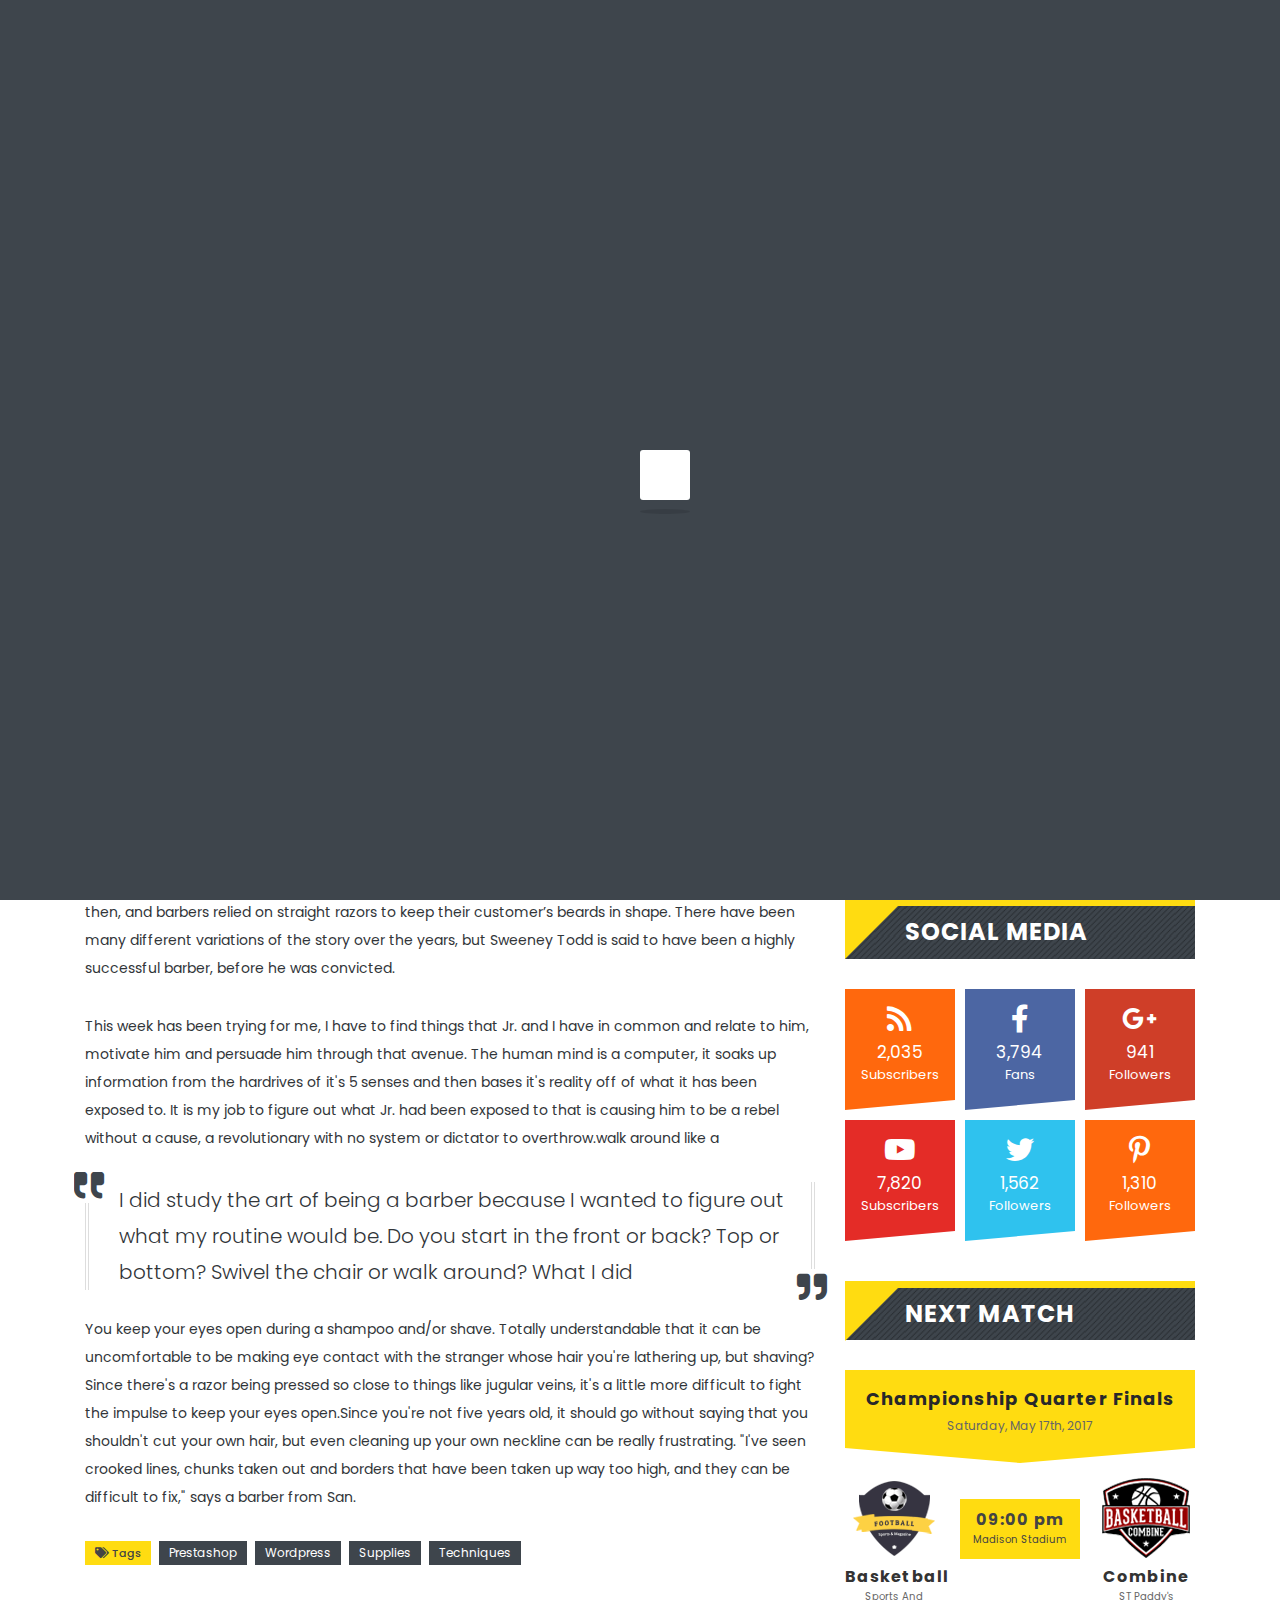
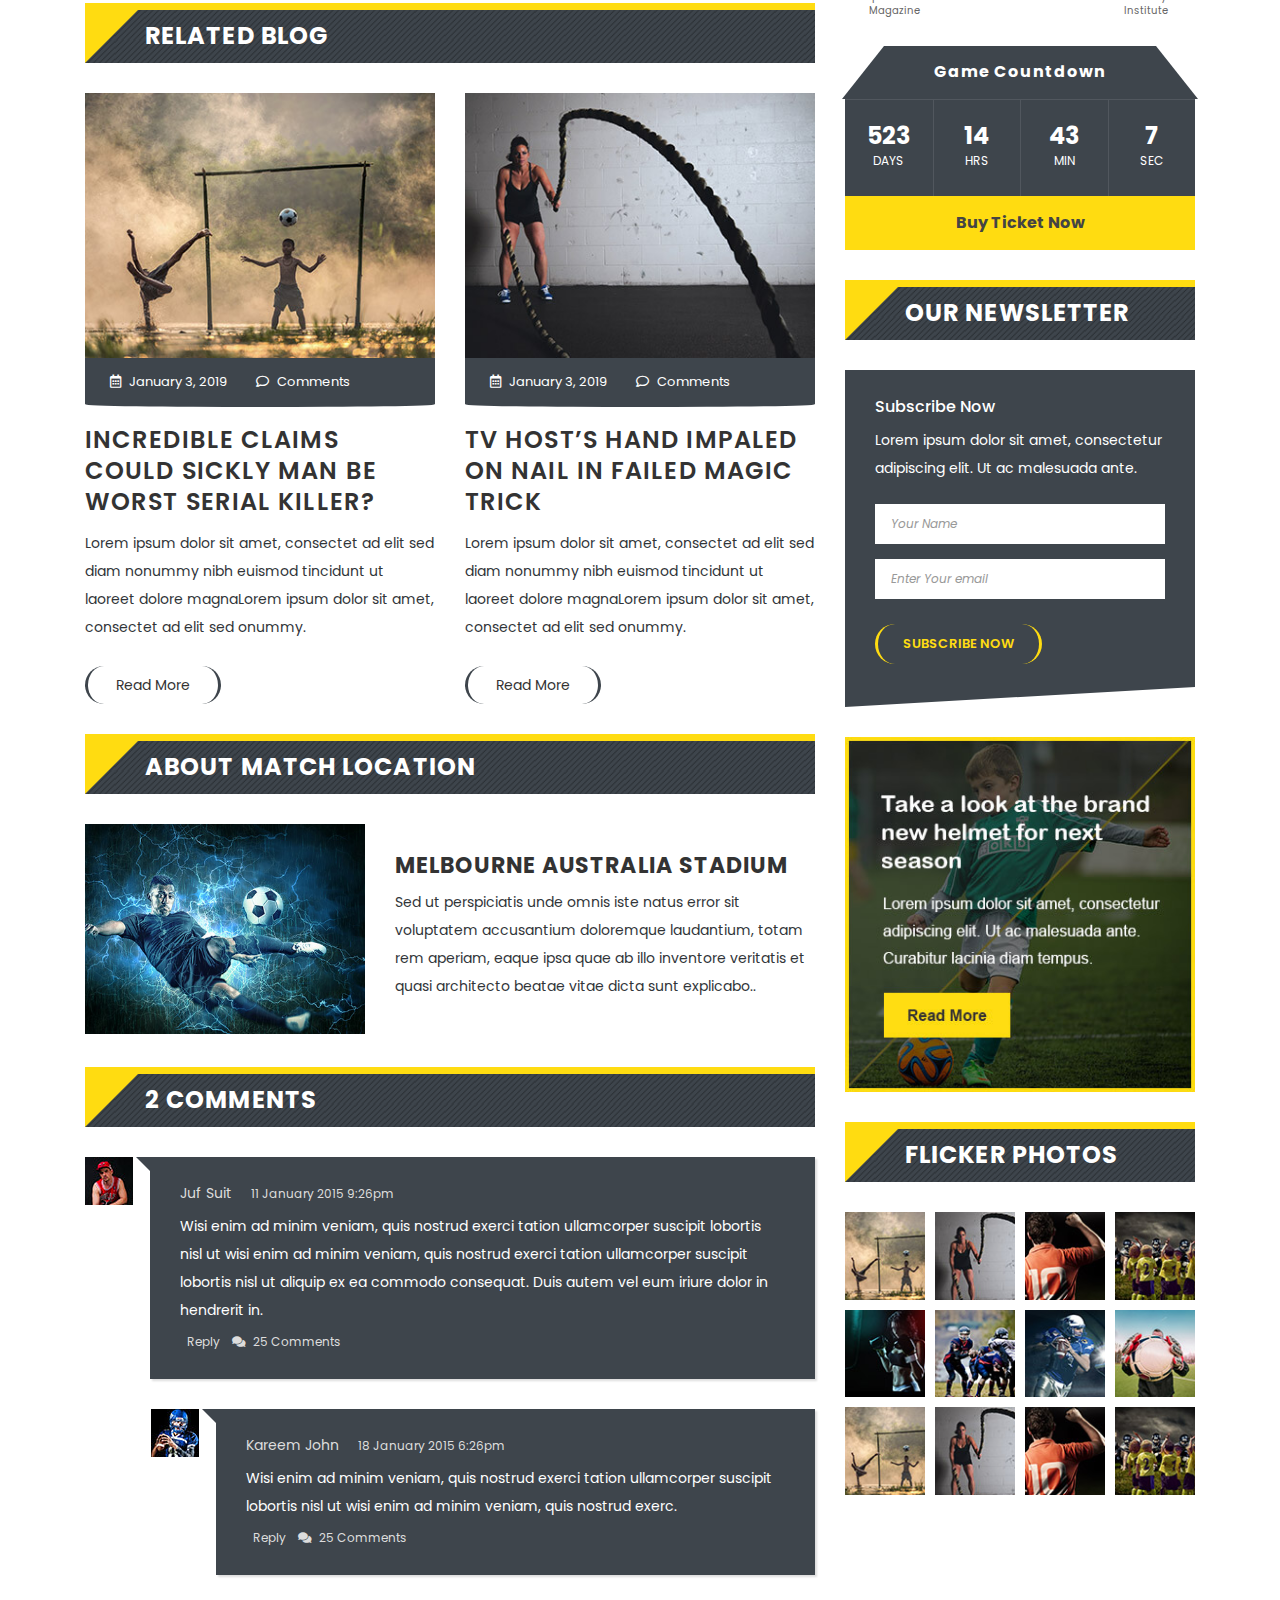
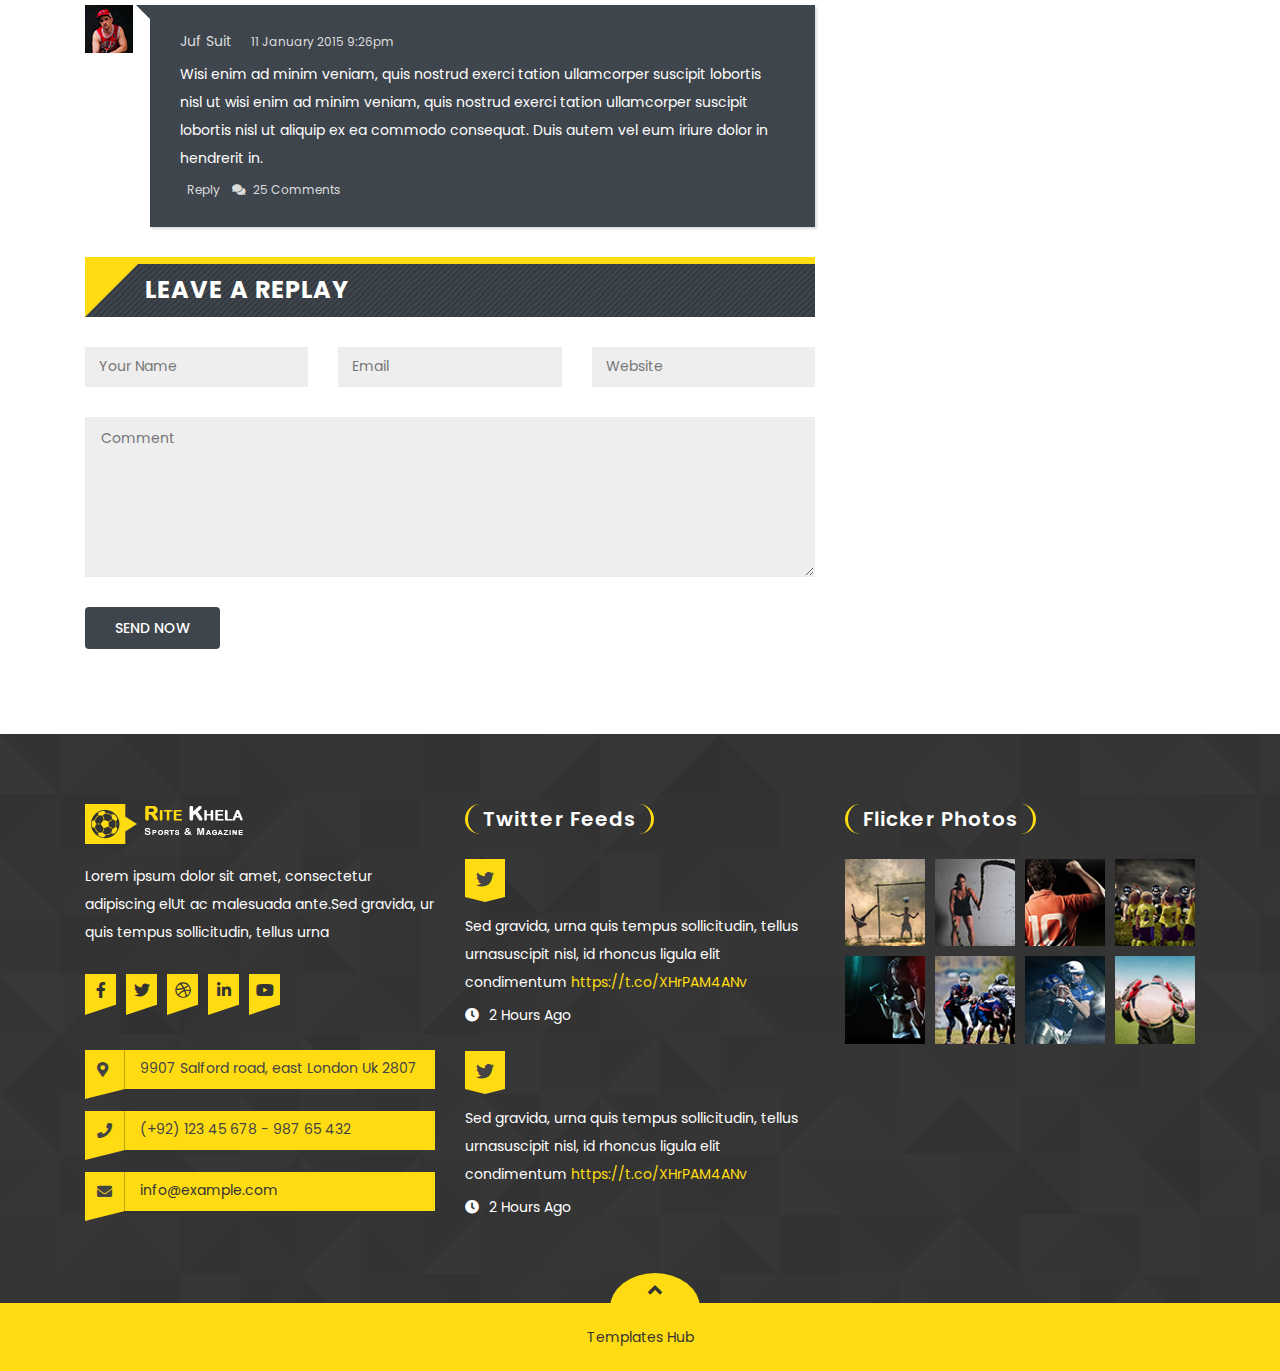
<file: All Source/Frontend/blog-detail.html>
<!doctype html>
<html lang="zxx">


<!-- blog-detail42:00-->
<head>

    <!-- meta tags -->
    <meta charset="utf-8">
    <meta http-equiv="X-UA-Compatible" content="IE=edge">
    <meta name="viewport" content="width=device-width, initial-scale=1">
    
    <title>Sports & Magazine Khela</title>

    <!-- CSS -->
    <link rel="stylesheet" href="css/bootstrap.css">
    <link rel="stylesheet" href="css/fontawesome-all.css">
    <link rel="stylesheet" href="css/slick-slider.css">
    <link rel="stylesheet" href="css/fancybox.css">
    <link rel="stylesheet" href="css/smartmenus.css">
    <link rel="stylesheet" href="style.css">
    <link rel="stylesheet" href="css/color.css">
    <link rel="stylesheet" href="css/responsive.css">

</head>

<body class="home">
    <div id="ritekhela-loader">
        <div id="ritekhela-loader-inner">
            <div id="ritekhela-shadow"></div>
            <div id="ritekhela-box"></div>
        </div>
    </div>

    <div class="ritekhela-wrapper">

        <!--// Header //-->
        <header id="ritekhela-header" class="ritekhela-header-one">
            
            <!--// TopStrip //-->
            <div class="ritekhela-topstrip">
                <div class="container">
                    <div class="row">
                        
                        <aside class="col-md-6">
                            <strong>Latest News :</strong>
                            <div class="ritekhela-latest-news-slider">
                                <div class="ritekhela-latest-news-slider-layer">Welcome visitor you can Login or Create an Account </div>
                                <div class="ritekhela-latest-news-slider-layer">While familiar with fellow European nation France Hareide. </div>
                            </div>
                        </aside>
                        <aside class="col-md-6">
                            <ul class="ritekhela-user-strip">
                                <li><a href="#"><i class="fa fa-globe-asia"></i> Support</a></li>
                                <li><a href="#"><i class="fa fa-dollar-sign"></i> Currency : USD</a></li>
                                <li><a href="#" data-toggle="modal" data-target="#ritekhelamodalcenter"><i class="fa fa-user-alt"></i> Login</a></li>
                                <li><a href="#" data-toggle="modal" data-target="#ritekhelamodalrg"><i class="fa fa-sign-in-alt"></i> Signup</a></li>
                            </ul>
                        </aside>

                    </div>
                </div>
            </div>
            <!--// TopStrip //-->
            
            <!--// Main Header //-->
            <div class="ritekhela-main-header">
                <div class="container">
                    <div class="row">
                        <div class="col-md-12">
                            <a href="index-2.html" class="ritekhela-logo"><img src="images/logo.png" alt=""></a>
                            <div class="ritekhela-right-section">
                                <div class="ritekhela-navigation">
                                    <span class="ritekhela-menu-link">
                                        <span class="menu-bar"></span>
                                        <span class="menu-bar"></span>
                                        <span class="menu-bar"></span>
                                    </span>
                                    <nav id="main-nav">
                                        <ul id="main-menu" class="sm sm-blue">
                                            <li class="active"><a href="index-2.html">Home</a></li>
                                            <li class="megamenu-wrap"><a href="#">Features</a>
                                                <ul class="ritekhela-megamenu">
                                                   <li class="row">
                                                      <div class="col-md-3">
                                                         <h4>Link 1</h4>
                                                         <div class="ritekhela-megalist">
                                                            <div class="list"><a href="all-fixture.html">All Matches</a></div>
                                                            <div class="list"><a href="fixture-list.html">Fixture List</a></div>
                                                            <div class="list"><a href="fixture-grid.html">Fixture Grid</a></div>
                                                            <div class="list"><a href="fullstanding.html">Full Standing</a></div>
                                                            <div class="list"><a href="fixture-detail.html">Fixture Detail</a></div>
                                                            <div class="list"><a href="gallery-classic.html">Gallery Classic 4Column</a></div>
                                                         </div>
                                                      </div>
                                                      <div class="col-md-3">
                                                         <h4>Link 2</h4>
                                                         <div class="ritekhela-megalist">
                                                            <div class="list"><a href="gallery-classic-3column.html">Gallery Classic 3Column</a></div>
                                                            <div class="list"><a href="gallery-simple.html">Gallery Simple 4Column</a></div>
                                                            <div class="list"><a href="gallery-simple-3column.html">Gallery Simple 3Column</a></div>
                                                            <div class="list"><a href="search-result.html">Search Result</a></div>
                                                            <div class="list"><a href="404.html">404 Page</a></div>
                                                            <div class="list"><a href="contact-us.html">Contact Us</a></div>
                                                         </div>
                                                      </div>
                                                      <div class="col-md-6 ritekhela-megamenu-thumb">
                                                         <img src="extra-images/megamenu-frame.jpg" alt="">
                                                      </div>
                                                   </li>
                                                </ul>
                                            </li>
                                            <li><a href="#">Players</a>
                                                <ul>
                                                    <li><a href="player-grid.html">Player Grid</a></li>
                                                    <li><a href="#">Player Medium</a>
                                                        <ul>
                                                            <li><a href="player-medium-wrsb.html">Player Medium W/R/S</a></li>
                                                            <li><a href="player-medium-wlsb.html">Player Medium W/L/S</a></li>
                                                            <li><a href="player-medium-full.html">Player Medium W/O/S</a></li>
                                                        </ul>
                                                    </li>
                                                    <li><a href="player-detail.html">Player Detail</a></li>
                                                </ul>
                                            </li>
                                            <li><a href="#">Our News</a>
                                                <ul>
                                                    <li><a href="#">Blog Grid</a>
                                                        <ul>
                                                            <li><a href="blog-grid.html">Blog Grid W/O/S</a></li>
                                                            <li><a href="blog-grid-wlsb.html">Blog Grid W/L/S</a></li>
                                                            <li><a href="blog-grid-wrsb.html">Blog Grid W/R/S</a></li>
                                                        </ul>
                                                    </li>
                                                    <li><a href="#">Blog Large</a>
                                                        <ul>
                                                            <li><a href="blog-large.html">Blog Large W/O/S</a></li>
                                                            <li><a href="blog-large-wlsb.html">Blog Large W/L/S</a></li>
                                                            <li><a href="blog-large-wrsb.html">Blog Large W/R/S</a></li>
                                                        </ul>
                                                    </li>
                                                    <li><a href="#">Blog Detail</a>
                                                        <ul>
                                                            <li><a href="blog-detail.html">Blog Detail W/Thumb</a></li>
                                                            <li><a href="blog-detail-waudio.html">Blog W/SounCloud</a></li>
                                                            <li><a href="blog-detail-wvideo.html">Blog Detail W/Video</a></li>
                                                        </ul>
                                                    </li>
                                                </ul>
                                            </li>
                                            <li><a href="#">Our Shop</a>
                                                <ul>
                                                    <li><a href="shop-grid.html">Shop Grid W/O/S</a></li>
                                                    <li><a href="shop-grid-wlsb.html">Shop Grid W/L/S</a></li>
                                                    <li><a href="shop-grid-wrsb.html">Shop Grid W/R/S</a></li>
                                                    <li><a href="shop-detail.html">Shop Detail</a></li>
                                                </ul>
                                            </li>
                                            <li><a href="contact-us.html">Contact Us</a></li>
                                        </ul>
                                    </nav>
                                </div>
                                <ul class="ritekhela-navsearch">
                                    <li><a href="#" class="ritekhela-open-cart"><i class="fab fa-opencart"></i></a>
                                        <div class="ritekhela-cart-box">
                                            <h2>You have 3 items in the cart</h2>
                                            <ul>
                                                <li>
                                                    <figure><a href="#"><img src="extra-images/cartbox-1.png" alt=""></a></figure>
                                                    <div class="ritekhela-cartbox-text">
                                                        <h6><a href="#">Key Management Model The 60+ Models</a></h6>
                                                        <div class="ritekhela-rating"><span class="ritekhela-rating-box half-width"></span></div>
                                                        <span class="ritekhela-cartbox-price ritekhela-color-two">$35.99 <small>$43.00</small></span>
                                                    </div>
                                                </li>
                                                <li>
                                                    <figure><a href="#"><img src="extra-images/cartbox-2.png" alt=""></a></figure>
                                                    <div class="ritekhela-cartbox-text">
                                                        <h6><a href="#">Pyramid Principle: Logic Writing &amp; Thinking</a></h6>
                                                        <div class="ritekhela-rating"><span class="ritekhela-rating-box half-width"></span></div>
                                                        <span class="ritekhela-cartbox-price ritekhela-color-two">$21.00</span>
                                                    </div>
                                                </li>
                                            </ul>
                                            <h5>Subtotal <span class="ritekhela-color-two">$1343</span></h5>
                                            <div class="ritekhela-cart-link"><a href="#" class="ritekhela-cartbox-btn">Go to Checkout</a></div>
                                        </div>
                                    </li>
                                    <li><a href="#" data-toggle="modal" data-target="#ritekhelamodalsearch"><i class="fa fa-search"></i></a></li>
                                </ul>
                            </div>
                        </div>
                    </div>
                </div>
            </div>
            <!--// Main Header //-->

        </header>
        <!--// Header //-->
        
        <!--// SubHeader //-->
        <div class="ritekhela-subheader">
            <div class="container">
                <div class="row">
                    <div class="col-md-12">
                        <h1>Blog Detail</h1>
                        <ul class="ritekhela-breadcrumb">
                            <li><a href="#">Home</a></li>
                            <li><a href="#">Blog</a></li>
                            <li>Blog Detail</li>
                        </ul>
                    </div>
                </div>
            </div>
        </div>
        <!--// SubHeader //-->

        <!--// Content //-->
        <div class="ritekhela-main-content">

            <!--// Main Section //-->
            <div class="ritekhela-main-section ritekhela-fixture-list-full">
                <div class="container">
                    <div class="row">
                        
                        <!--// Full Section //-->
                        <div class="col-md-8">

                            
                            <!--// Fixture Detail List //-->
                            <figure class="ritekhela-fixture-detail">
                                <img src="extra-images/fixture-detail-2.jpg" alt="">
                                <ul class="ritekhela-blog-options">
                                    <li><a href="#"><i class="far fa-user"></i> By Thomas Jacob</a></li>
                                    <li><i class="far fa-calendar-alt"></i> January 3, 2019</li>
                                    <li><a href="#"><i class="far fa-comment"></i> Comments</a></li>
                                    <li><a href="#"><i class="fa fa-tag"></i> Blogs,</a> <a href="#">Sports,</a> <a href="#">Footbal</a> </li>
                                </ul>
                            </figure>

                            <div class="ritekhela-editor-detail">
                                <h2>The story takes place in 19th century</h2>
                                <p>The story takes place in 19th century London, on the city’s famous Fleet Street. Despite the fact that present-day Fleet Street is a bustling financial hub, it was a pretty grim place in those days, and the barbering trade was very different to what it is now. There was no such thing as electric clippers back then, and barbers relied on straight razors to keep their customer’s beards in shape. There have been many different variations of the story over the years, but Sweeney Todd is said to have been a highly successful barber, before he was convicted.</p>
                                <p>This week has been trying for me, I have to find things that Jr. and I have in common and relate to him, motivate him and persuade him through that avenue. The human mind is a computer, it soaks up information from the hardrives of it's 5 senses and then bases it's reality off of what it has been exposed to. It is my job to figure out what Jr. had been exposed to that is causing him to be a rebel without a cause, a revolutionary with no system or dictator to overthrow.walk around like a</p>
                                <blockquote>I did study the art of being a barber because I wanted to figure out what my routine would be. Do you start in the front or back? Top or bottom? Swivel the chair or walk around? What I did</blockquote>
                                <p>You keep your eyes open during a shampoo and/or shave. Totally understandable that it can be uncomfortable to be making eye contact with the stranger whose hair you're lathering up, but shaving? Since there's a razor being pressed so close to things like jugular veins, it's a little more difficult to fight the impulse to keep your eyes open.Since you're not five years old, it should go without saying that you shouldn't cut your own hair, but even cleaning up your own neckline can be really frustrating. "I've seen crooked lines, chunks taken out and borders that have been taken up way too high, and they can be difficult to fix," says a barber from San.</p>
                                <div class="ritekhela-tags">
                                    <span><i class="fa fa-tags"></i> Tags</span>
                                    <a href="#">prestashop</a>
                                    <a href="#">wordpress</a>
                                    <a href="#">Supplies</a>
                                    <a href="#">Techniques</a>
                                </div>
                            </div>

                            <div class="ritekhela-fancy-title-two">
                                <h2>Related Blog</h2>
                            </div>
                            <div class="ritekhela-blogs ritekhela-blog-view1">
                                <ul class="row">
                                    <li class="col-md-6">
                                        <figure><a href="#"><img src="extra-images/blog-view1-1.jpg" alt=""> <i class="fa fa-link"></i> </a></figure>
                                        <div class="ritekhela-blog-view1-text">
                                            <ul class="ritekhela-blog-options">
                                                <li><i class="far fa-calendar-alt"></i> January 3, 2019</li>
                                                <li><a href="#"><i class="far fa-comment"></i> Comments</a></li>
                                            </ul>
                                            <h2><a href="#">Incredible claims Could sickly man be worst serial killer?</a></h2>
                                            <p>Lorem ipsum dolor sit amet, consectet ad elit sed diam nonummy nibh euismod tincidunt ut laoreet dolore magnaLorem ipsum dolor sit amet, consectet ad elit sed onummy.</p>
                                            <a href="#" class="ritekhela-blog-view1-btn">Read More</a>
                                        </div>
                                    </li>
                                    <li class="col-md-6">
                                        <figure><a href="#"><img src="extra-images/blog-view1-2.jpg" alt=""> <i class="fa fa-link"></i> </a></figure>
                                        <div class="ritekhela-blog-view1-text">
                                            <ul class="ritekhela-blog-options">
                                                <li><i class="far fa-calendar-alt"></i> January 3, 2019</li>
                                                <li><a href="#"><i class="far fa-comment"></i> Comments</a></li>
                                            </ul>
                                            <h2><a href="#">TV host’s hand impaled on nail in failed magic trick</a></h2>
                                            <p>Lorem ipsum dolor sit amet, consectet ad elit sed diam nonummy nibh euismod tincidunt ut laoreet dolore magnaLorem ipsum dolor sit amet, consectet ad elit sed onummy.</p>
                                            <a href="#" class="ritekhela-blog-view1-btn">Read More</a>
                                        </div>
                                    </li>
                                </ul>
                            </div>

                            <div class="ritekhela-fancy-title-two">
                                <h2>About Match Location</h2>
                            </div>
                            <div class="authore-wrap">
                                <figure>
                                    <a href="#"><img alt="" src="extra-images/about-match-1.jpg"></a>
                                </figure>
                                <div class="ritekhela-authore-info">
                                    <h2><a href="#">Melbourne Australia Stadium</a></h2>
                                    <p>Sed ut perspiciatis unde omnis iste natus error sit voluptatem accusantium doloremque laudantium, totam rem aperiam, eaque ipsa quae ab illo inventore veritatis et quasi architecto beatae vitae dicta sunt explicabo..</p>
                                </div>
                            </div>

                            <div class="ritekhela-fancy-title-two">
                                <h2>2 Comments</h2>
                            </div>
                            <div id="ritekhela-comments">
                                <ul>
                                    <li>
                                        <div class="thumblist">
                                            <ul>
                                                <li>
                                                    <figure>
                                                        <a href="#"><img src="extra-images/comment1.jpg" alt=""></a>
                                                    </figure>
                                                    <div class="ritekhela-text">
                                                        <a href="#">Juf Suit</a>
                                                        <time datetime="2008-02-14 20:00"><i class="fa fa-clock-o"></i> 11 January 2015 9:26pm</time>
                                                        <p>Wisi enim ad minim veniam, quis nostrud exerci tation ullamcorper suscipit lobortis nisl ut wisi enim ad minim veniam, quis nostrud exerci tation ullamcorper suscipit lobortis nisl ut aliquip ex ea commodo consequat. Duis autem vel eum iriure dolor in hendrerit in.</p>
                                                        <a class="replay-button" href="#"><i class="fa fa-mail-reply"></i> Reply</a>
                                                        <a href="#" class="comment-button"><i class="fa fa-comments"></i> 25 Comments</a>
                                                    </div>
                                                </li>
                                            </ul>
                                        </div>
                                        <ul class="children">
                                            <li>
                                                <figure>
                                                    <a href="#"><img src="extra-images/comment2.jpg" alt=""></a>
                                                </figure>
                                                <div class="ritekhela-text">
                                                    <a href="#">Kareem John</a>
                                                    <time datetime="2008-02-14 20:00"><i class="fa fa-clock-o"></i> 18 January 2015 6:26pm</time>
                                                    <p>Wisi enim ad minim veniam, quis nostrud exerci tation ullamcorper suscipit lobortis nisl ut wisi enim ad minim veniam, quis nostrud exerc.</p>
                                                    <a class="replay-button" href="#"><i class="fa fa-mail-reply"></i> Reply</a>
                                                    <a href="#" class="comment-button"><i class="fa fa-comments"></i> 25 Comments</a>
                                                </div>
                                            </li>
                                        </ul>
                                    </li>
                                    <li>
                                        <div class="thumblist">
                                            <ul>
                                                <li>
                                                    <figure>
                                                        <a href="#"><img src="extra-images/comment1.jpg" alt=""></a>
                                                    </figure>
                                                    <div class="ritekhela-text">
                                                        <a href="#">Juf Suit</a>
                                                        <time datetime="2008-02-14 20:00"><i class="fa fa-clock-o"></i> 11 January 2015 9:26pm</time>
                                                        <p>Wisi enim ad minim veniam, quis nostrud exerci tation ullamcorper suscipit lobortis nisl ut wisi enim ad minim veniam, quis nostrud exerci tation ullamcorper suscipit lobortis nisl ut aliquip ex ea commodo consequat. Duis autem vel eum iriure dolor in hendrerit in.</p>
                                                        <a class="replay-button" href="#"><i class="fa fa-mail-reply"></i> Reply</a>
                                                        <a href="#" class="comment-button"><i class="fa fa-comments"></i> 25 Comments</a>
                                                    </div>
                                                </li>
                                            </ul>
                                        </div>
                                    </li>
                                </ul>
                            </div>

                            <div class="ritekhela-fancy-title-two">
                                <h2>Leave a Replay</h2>
                            </div>
                            <div class="ritekhela-form">
                                <form>
                                    <p>
                                        <input type="text" value="Your Name" onblur="if(this.value == '') { this.value ='Your Name'; }" onfocus="if(this.value =='Your Name') { this.value = ''; }" name="usrname" required=""> </p>
                                    <p>
                                        <input type="text" value="Email" onblur="if(this.value == '') { this.value ='Email'; }" onfocus="if(this.value =='Email') { this.value = ''; }" name="usrname" required=""> </p>
                                    <p>
                                        <input type="text" value="Website" onblur="if(this.value == '') { this.value ='Website'; }" onfocus="if(this.value =='Website') { this.value = ''; }" name="usrname" required=""> </p>
                                    <p class="ritekhela-comment">
                                        <textarea placeholder="Comment"></textarea>
                                    </p>
                                    <p class="ritekhela-submit">
                                        <input type="submit" value="Send Now" class="ritekhela-bgcolor"> </p>
                                </form>
                            </div>

                        </div>
                        <!--// Full Section //-->

                        <!--// SideBaar //-->
                        <aside class="col-md-4">
                            
                            <!--// Widget Popular News //-->
                            <div class="widget widget_categories">
                                <div class="ritekhela-fancy-title-two">
                                    <h2>categories</h2>
                                </div>
                                <ul>
                                    <li><a href="#">Boxing</a> 03</li>
                                    <li><a href="#">Championship</a> 05</li>
                                    <li><a href="#">Cycling</a> 03</li>
                                    <li><a href="#">Football</a> 19</li>
                                    <li><a href="#">NFL</a> 02</li>
                                    <li><a href="#">Golf</a> 11</li>
                                    <li><a href="#">Premier League</a> 12</li>
                                    <li><a href="#">Tennis</a> 04</li>
                                    <li><a href="#">Super Ball</a> 03</li>
                                </ul>
                            </div>
                            <!--// Widget Popular News //-->

                            <!--// Widget Social Media //-->
                            <div class="widget widget_social_media">
                                <div class="ritekhela-fancy-title-two">
                                    <h2>Social Media</h2>
                                </div>
                                <ul>
                                    <li>
                                        <a href="#" class="rss">
                                            <i class="fa fa-rss"></i>
                                            <span>2,035</span>
                                            <small>Subscribers</small>
                                        </a>
                                    </li>
                                    <li>
                                        <a href="#" class="fb">
                                            <i class="fab fa-facebook-f"></i>
                                            <span>3,794</span>
                                            <small>Fans</small>
                                        </a>
                                    </li>
                                    <li>
                                        <a href="#" class="g_plus">
                                            <i class="fab fa-google-plus-g"></i>
                                            <span>941</span>
                                            <small>Followers</small>
                                        </a>
                                    </li>
                                    <li>
                                        <a href="#" class="you_tube">
                                            <i class="fab fa-youtube"></i>
                                            <span>7,820</span>
                                            <small>Subscribers</small>
                                        </a>
                                    </li>
                                    <li>
                                        <a href="#" class="twitter">
                                            <i class="fab fa-twitter"></i>
                                            <span>1,562</span>
                                            <small>Followers</small>
                                        </a>
                                    </li>
                                    <li>
                                        <a href="#" class="pint">
                                            <i class="fab fa-pinterest-p"></i>
                                            <span>1,310</span>
                                            <small>Followers</small>
                                        </a>
                                    </li>
                                </ul>
                            </div>
                            <!--// Widget Social Media //-->

                            <!--// Widget Next Match //-->
                            <div class="widget widget_next_match">
                                <div class="ritekhela-fancy-title-two">
                                    <h2>Next Match</h2>
                                </div>
                                <div class="widget_next_match_title">
                                    <h5>Championship Quarter Finals</h5>
                                    <span>Saturday, May 17th, 2017</span>
                                </div>
                                <ul>
                                    <li>
                                        <img src="extra-images/widget-next-match-logo-1.png" alt="">
                                        <h6><a href="fixture-detail.html">Basketball</a></h6>
                                        <small>Sports And Magazine</small>
                                    </li>
                                    <li>
                                        <div class="widget_next_match_option">
                                            <h6>09:00 pm</h6>
                                            <small>Madison Stadium</small>
                                        </div>
                                    </li>
                                    <li>
                                        <img src="extra-images/widget-next-match-logo-2.png" alt="">
                                        <h6><a href="fixture-detail.html">Combine</a></h6>
                                        <small>ST Paddy's Institute</small>
                                    </li>
                                </ul>
                                <div class="widget_match_countdown">
                                    <h6>Game Countdown</h6>
                                    <div id="ritekhela-match-countdowntw"></div>
                                </div>
                                <a href="#" class="widget_match_btn">Buy Ticket Now</a>
                            </div>
                            <!--// Widget Next Match //-->

                            <!--// Widget Newsletter //-->
                            <div class="widget widget_newsletter">
                                <div class="ritekhela-fancy-title-two">
                                    <h2>Our Newsletter</h2>
                                </div>
                                <form>
                                    <label>Subscribe Now</label>
                                    <p>Lorem ipsum dolor sit amet, consectetur adipiscing elit. Ut ac malesuada ante.</p>
                                    <input type="text" value="Your Name" onblur="if(this.value == '') { this.value ='Your Name'; }" onfocus="if(this.value =='Your Name') { this.value = ''; }">
                                    <input type="text" value="Enter Your email" onblur="if(this.value == '') { this.value ='Enter Your email'; }" onfocus="if(this.value =='Enter Your email') { this.value = ''; }">
                                    <input type="submit" value="Subscribe Now">
                                </form>
                            </div>
                            <!--// Widget Newsletter //-->

                            <!--// Widget Add's //-->
                            <div class="widget widget_add">
                                <img src="extra-images/add.jpg" alt="">
                            </div>
                            <!--// Widget Add's //-->
                            
                            <!--// Widget Gallery //-->
                            <div class="widget widget_gallery">
                                <div class="ritekhela-fancy-title-two">
                                    <h2>Flicker Photos</h2>
                                </div>
                                <ul>
                                    <li><a data-fancybox-group="group" href="extra-images/widget-gallery-1.jpg" class="fancybox"><img src="extra-images/widget-gallery-1.jpg" alt=""></a></li>
                                    <li><a data-fancybox-group="group" href="extra-images/widget-gallery-1.jpg" class="fancybox"><img src="extra-images/widget-gallery-2.jpg" alt=""></a></li>
                                    <li><a data-fancybox-group="group" href="extra-images/widget-gallery-1.jpg" class="fancybox"><img src="extra-images/widget-gallery-3.jpg" alt=""></a></li>
                                    <li><a data-fancybox-group="group" href="extra-images/widget-gallery-1.jpg" class="fancybox"><img src="extra-images/widget-gallery-4.jpg" alt=""></a></li>
                                    <li><a data-fancybox-group="group" href="extra-images/widget-gallery-1.jpg" class="fancybox"><img src="extra-images/widget-gallery-5.jpg" alt=""></a></li>
                                    <li><a data-fancybox-group="group" href="extra-images/widget-gallery-1.jpg" class="fancybox"><img src="extra-images/widget-gallery-6.jpg" alt=""></a></li>
                                    <li><a data-fancybox-group="group" href="extra-images/widget-gallery-1.jpg" class="fancybox"><img src="extra-images/widget-gallery-7.jpg" alt=""></a></li>
                                    <li><a data-fancybox-group="group" href="extra-images/widget-gallery-1.jpg" class="fancybox"><img src="extra-images/widget-gallery-8.jpg" alt=""></a></li>
                                    <li><a data-fancybox-group="group" href="extra-images/widget-gallery-1.jpg" class="fancybox"><img src="extra-images/widget-gallery-1.jpg" alt=""></a></li>
                                    <li><a data-fancybox-group="group" href="extra-images/widget-gallery-1.jpg" class="fancybox"><img src="extra-images/widget-gallery-2.jpg" alt=""></a></li>
                                    <li><a data-fancybox-group="group" href="extra-images/widget-gallery-1.jpg" class="fancybox"><img src="extra-images/widget-gallery-3.jpg" alt=""></a></li>
                                    <li><a data-fancybox-group="group" href="extra-images/widget-gallery-1.jpg" class="fancybox"><img src="extra-images/widget-gallery-4.jpg" alt=""></a></li>
                                </ul>
                            </div>
                            <!--// Widget Gallery //-->

                        </aside>
                        <!--// SideBaar //-->

                    </div>
                </div>
            </div>
            <!--// Main Section //-->

        </div>
        <!--// Content //-->

        <!--// Footer //-->
        <footer id="ritekhela-footer" class="ritekhela-footer-one">

            <!--// Footer Widget //-->
            <div class="ritekhela-footer-widget">
                <div class="container">
                    <div class="row">
                        <aside class="widget col-md-4 widget_about_info">
                            <a href="index-2.html"><img src="images/logo.png" alt=""></a>
                            <p>Lorem ipsum dolor sit amet, consectetur adipiscing elUt ac malesuada ante.Sed gravida, ur quis tempus sollicitudin, tellus urna</p>
                            <div class="widget_about_info_social">
                                <a href="#" class="fab fa-facebook-f"></a>
                                <a href="#" class="fab fa-twitter"></a>
                                <a href="#" class="fab fa-dribbble"></a>
                                <a href="#" class="fab fa-linkedin-in"></a>
                                <a href="#" class="fab fa-youtube"></a>
                            </div>
                            <ul>
                                <li><i class="fa fa-map-marker-alt"></i> 9907 Salford road, east London Uk 2807</li>
                                <li><i class="fa fa-phone"></i> (+92) 123 45 678 - 987 65 432</li>
                                <li><i class="fa fa-envelope"></i> <a href="#">info@example.com</a></li>
                            </ul>
                        </aside>
                        <aside class="widget col-md-4 widget_twitter_feeds">
                            <div class="footer_widget_title"> <h2>Twitter Feeds</h2> </div>
                            <ul>
                                <li>
                                    <i class="fab fa-twitter"></i>
                                    <p>Sed gravida, urna quis tempus sollicitudin, tellus urnasuscipit nisl, id rhoncus ligula elit condimentum <a href="index-2.html" class="ritekhela-color">https://t.co/XHrPAM4ANv</a></p>
                                    <time datetime="2008-02-14 20:00"><i class="fa fa-clock"></i> 2 Hours Ago</time>
                                </li>
                                <li>
                                    <i class="fab fa-twitter"></i>
                                    <p>Sed gravida, urna quis tempus sollicitudin, tellus urnasuscipit nisl, id rhoncus ligula elit condimentum <a href="index-2.html" class="ritekhela-color">https://t.co/XHrPAM4ANv</a></p>
                                    <time datetime="2008-02-14 20:00"><i class="fa fa-clock"></i> 2 Hours Ago</time>
                                </li>
                            </ul>
                        </aside>
                        <aside class="widget col-md-4 widget_gallery">
                            <div class="footer_widget_title"> <h2>Flicker Photos</h2> </div>
                            <ul>
                                <li><a data-fancybox-group="group" href="extra-images/widget-gallery-1.jpg" class="fancybox"><img src="extra-images/widget-gallery-1.jpg" alt=""></a></li>
                                <li><a data-fancybox-group="group" href="extra-images/widget-gallery-1.jpg" class="fancybox"><img src="extra-images/widget-gallery-2.jpg" alt=""></a></li>
                                <li><a data-fancybox-group="group" href="extra-images/widget-gallery-1.jpg" class="fancybox"><img src="extra-images/widget-gallery-3.jpg" alt=""></a></li>
                                <li><a data-fancybox-group="group" href="extra-images/widget-gallery-1.jpg" class="fancybox"><img src="extra-images/widget-gallery-4.jpg" alt=""></a></li>
                                <li><a data-fancybox-group="group" href="extra-images/widget-gallery-1.jpg" class="fancybox"><img src="extra-images/widget-gallery-5.jpg" alt=""></a></li>
                                <li><a data-fancybox-group="group" href="extra-images/widget-gallery-1.jpg" class="fancybox"><img src="extra-images/widget-gallery-6.jpg" alt=""></a></li>
                                <li><a data-fancybox-group="group" href="extra-images/widget-gallery-1.jpg" class="fancybox"><img src="extra-images/widget-gallery-7.jpg" alt=""></a></li>
                                <li><a data-fancybox-group="group" href="extra-images/widget-gallery-1.jpg" class="fancybox"><img src="extra-images/widget-gallery-8.jpg" alt=""></a></li>
                            </ul>
                        </aside>
                    </div>
                </div>
            </div>
            <!--// Footer Widget //-->

            <!--// Footer CopyRight //-->
            <div class="ritekhela-copyright">
                <div class="container">
                    <div class="row">
                        <div class="col-md-12">
                            <p><a href="https://www.templateshub.net" target="_blank">Templates Hub</a></p>
                            <a href="#" class="ritekhela-back-top"><i class="fa fa-angle-up"></i></a>
                        </div>
                    </div>
                </div>
            </div>
            <!--// Footer CopyRight //-->

        </footer>
        <!--// Footer //-->

    </div>


    <!--// Login ModalBox //-->
    <div class="loginmodalbox modal fade" id="ritekhelamodalcenter" tabindex="-1">
       <div class="modal-dialog modal-dialog-centered" role="document">
          <div class="modal-content">
             <div class="modal-body ritekhela-bgcolor-two">
                <h5 class="modal-title">Login To Your Account</h5>
                <a href="#" class="close ritekhela-bgcolor-two" data-dismiss="modal" aria-label="Close">
                    <i class="fa fa-times"></i>
                </a>
                <form class="loginmodalbox-search">
                    <input type="text" value="Enter User Name" onblur="if(this.value == '') { this.value ='Enter User Name'; }" onfocus="if(this.value =='Enter User Name') { this.value = ''; }">
                    <input type="text" value="Type Here Password" onblur="if(this.value == '') { this.value ='Type Here Password'; }" onfocus="if(this.value =='Type Here Password') { this.value = ''; }">
                    <input type="submit" value="Login Now" class="ritekhela-bgcolor">
                    <a href="#" class="loginmodalbox-forget">Forget Password?</a>
                </form>
                <div class="ritekhela-loginbox-social">
                    <ul>
                        <li><a href="#"><i class="fab fa-facebook-f"></i> Facebook</a></li>
                        <li class="twitter"><a href="#"><i class="fab fa-twitter"></i> Twitter</a></li>
                        <li class="linkedin"><a href="#"><i class="fab fa-linkedin-in"></i> Linkedin</a></li>
                        <li class="dribbble"><a href="#"><i class="fab fa-dribbble"></i> Dribbble</a></li>
                    </ul>
                </div>
             </div>
          </div>
       </div>
    </div>

    <!--// Login ModalBox //-->
    <div class="loginmodalbox modal fade" id="ritekhelamodalrg" tabindex="-1">
       <div class="modal-dialog modal-dialog-centered" role="document">
          <div class="modal-content">
             <div class="modal-body ritekhela-bgcolor-two">
                <h5 class="modal-title">Sign Up Now</h5>
                <a href="#" class="close ritekhela-bgcolor-two" data-dismiss="modal" aria-label="Close">
                    <i class="fa fa-times"></i>
                </a>
                <form class="loginmodalbox-search">
                    <input type="text" value="Enter User Name" onblur="if(this.value == '') { this.value ='Enter User Name'; }" onfocus="if(this.value =='Enter User Name') { this.value = ''; }">
                    <input type="text" value="Type Your Password" onblur="if(this.value == '') { this.value ='Type Your Password'; }" onfocus="if(this.value =='Type Your Password') { this.value = ''; }">
                    <input type="text" value="Confirm your password" onblur="if(this.value == '') { this.value ='Confirm your password'; }" onfocus="if(this.value =='Confirm your password') { this.value = ''; }">
                    <input type="submit" value="Sign Up" class="ritekhela-bgcolor">
                    <a href="#" class="loginmodalbox-forget">Forget Password?</a>
                </form>
                <div class="ritekhela-loginbox-social">
                    <ul>
                        <li><a href="#"><i class="fab fa-facebook-f"></i> Facebook</a></li>
                        <li class="twitter"><a href="#"><i class="fab fa-twitter"></i> Twitter</a></li>
                        <li class="linkedin"><a href="#"><i class="fab fa-linkedin-in"></i> Linkedin</a></li>
                        <li class="dribbble"><a href="#"><i class="fab fa-dribbble"></i> Dribbble</a></li>
                    </ul>
                </div>
             </div>
          </div>
       </div>
    </div>

    <!--// Search ModalBox //-->
    <div class="loginmodalbox modal fade" id="ritekhelamodalsearch" tabindex="-1">
       <div class="modal-dialog modal-dialog-centered" role="document">
          <div class="modal-content">
             <div class="modal-body ritekhela-bgcolor-two">
                <h5 class="modal-title">Search Here</h5>
                <a href="#" class="close ritekhela-bgcolor-two" data-dismiss="modal" aria-label="Close">
                    <i class="fa fa-times"></i>
                </a>
                <form>
                    <input type="text" value="Search Here Now" onblur="if(this.value == '') { this.value ='Search Here Now'; }" onfocus="if(this.value =='Search Here Now') { this.value = ''; }">
                    <input type="submit" value="Search Now" class="ritekhela-bgcolor">
                </form>
             </div>
          </div>
       </div>
    </div>


    <!-- jQuery -->
    <script src="script/jquery.js"></script>
    <script src="script/popper.min.js"></script>
    <script src="script/bootstrap.min.js"></script>
    <script src="script/slick.slider.min.js"></script>
    <script src="script/fancybox.min.js"></script>
    <script src="script/isotope.min.js"></script>
    <script src="script/smartmenus.min.js"></script>
    <script src="script/progressbar.js"></script>
    <script src="script/jquery.countdown.min.js"></script>
    <script src="script/functions.js"></script>
</body>


<!-- blog-detail42:02-->
</html>
</file>
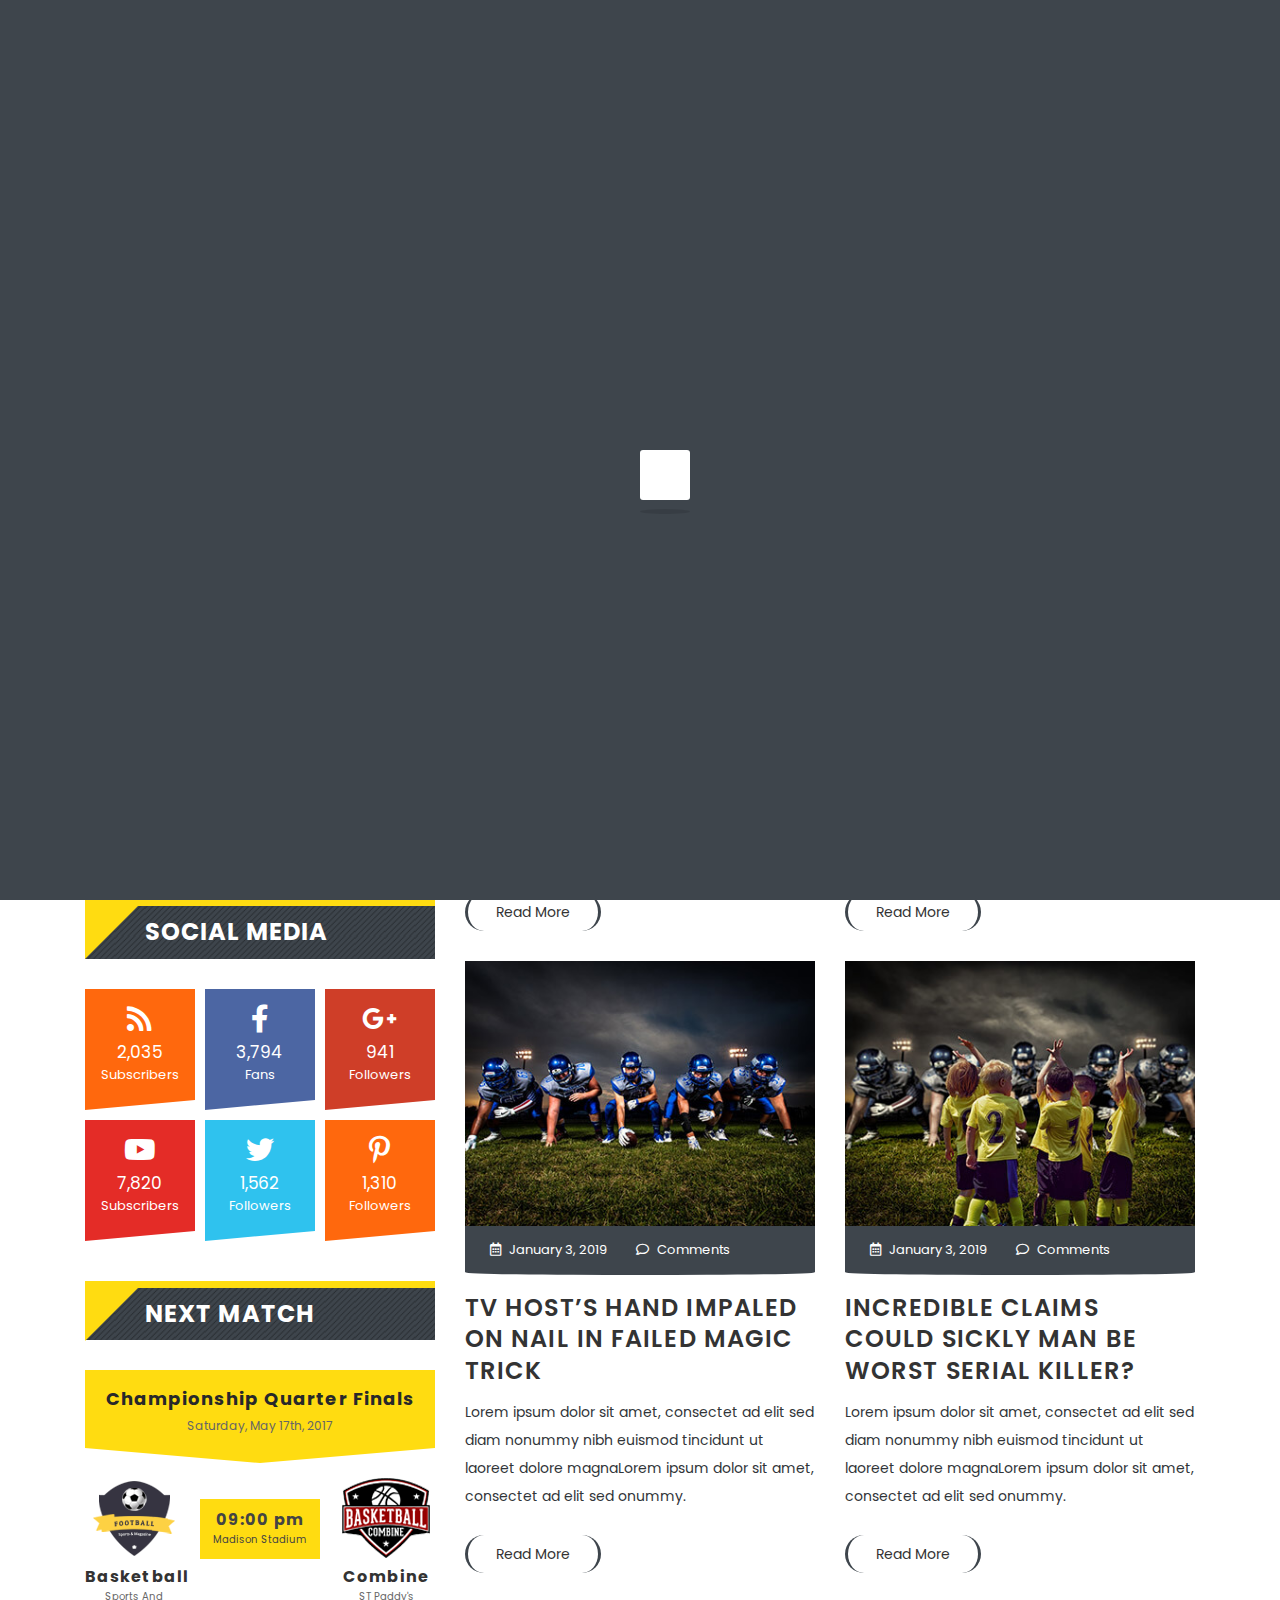
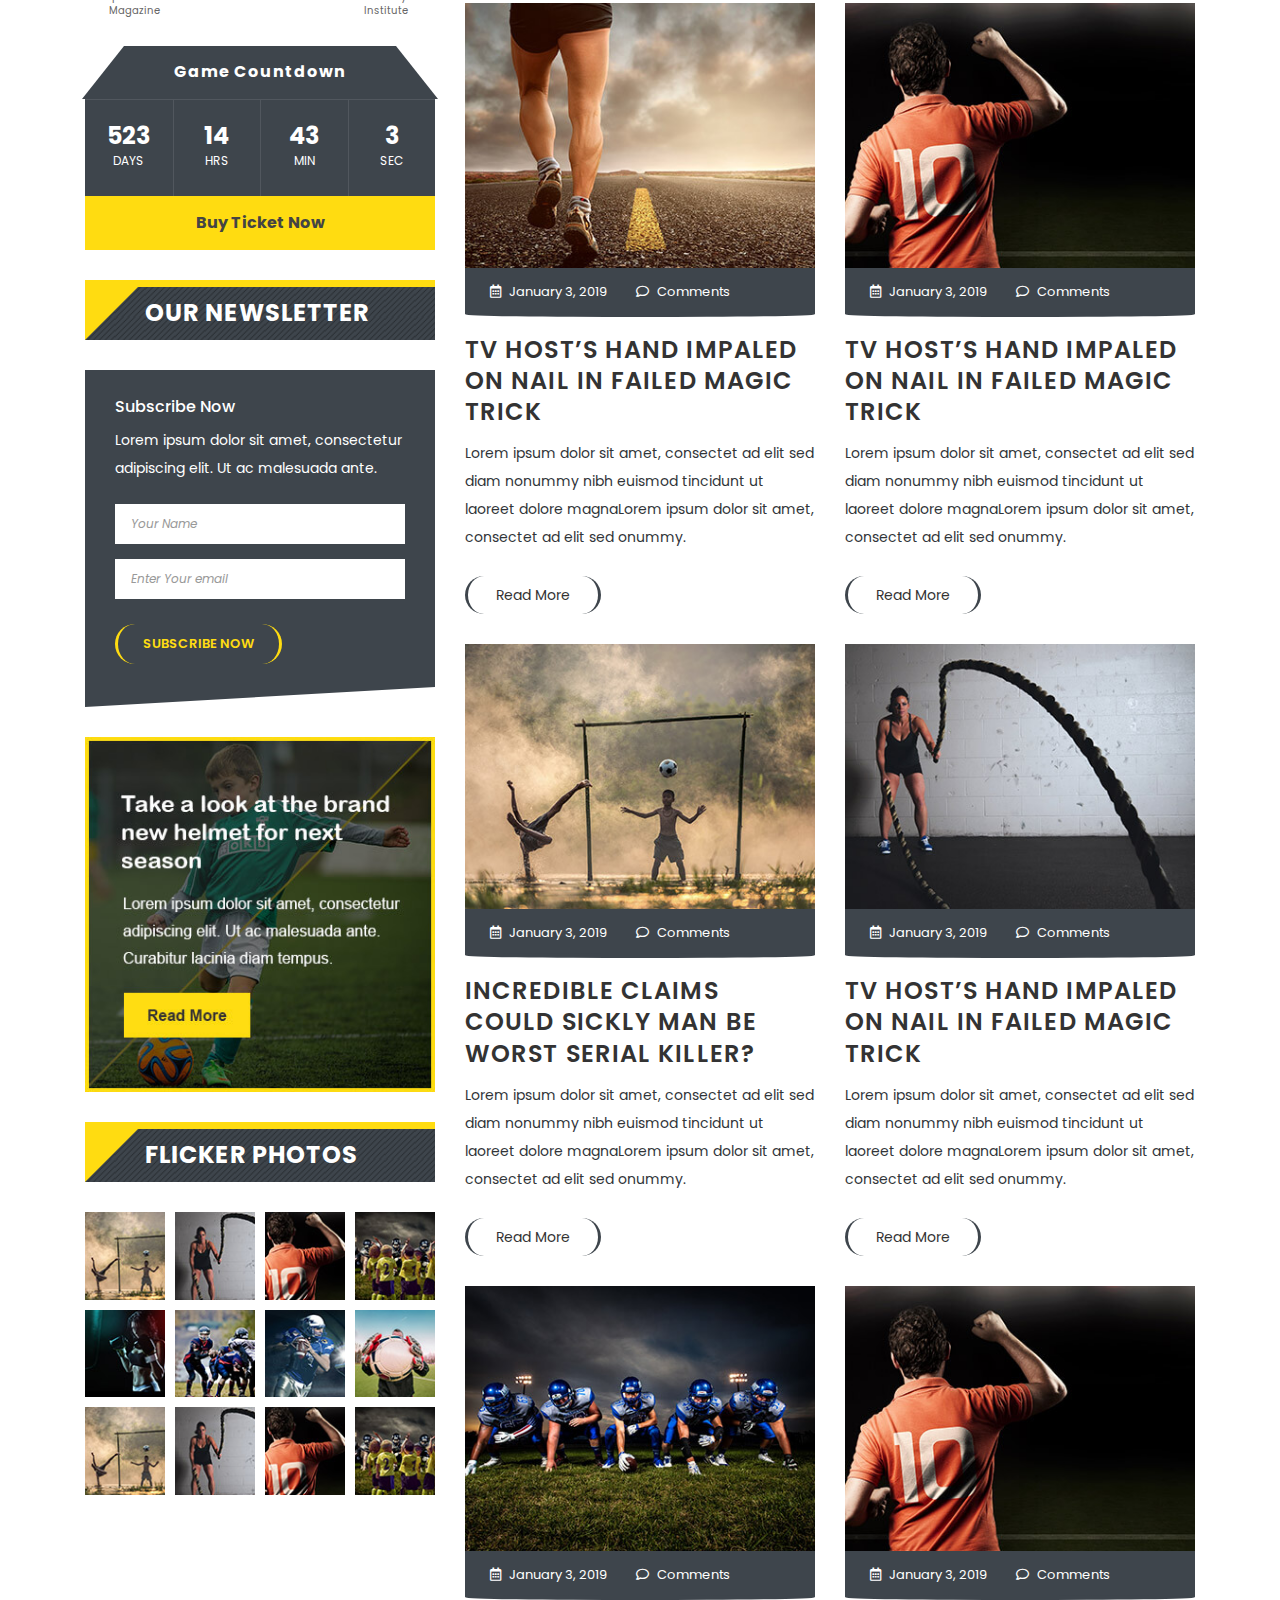
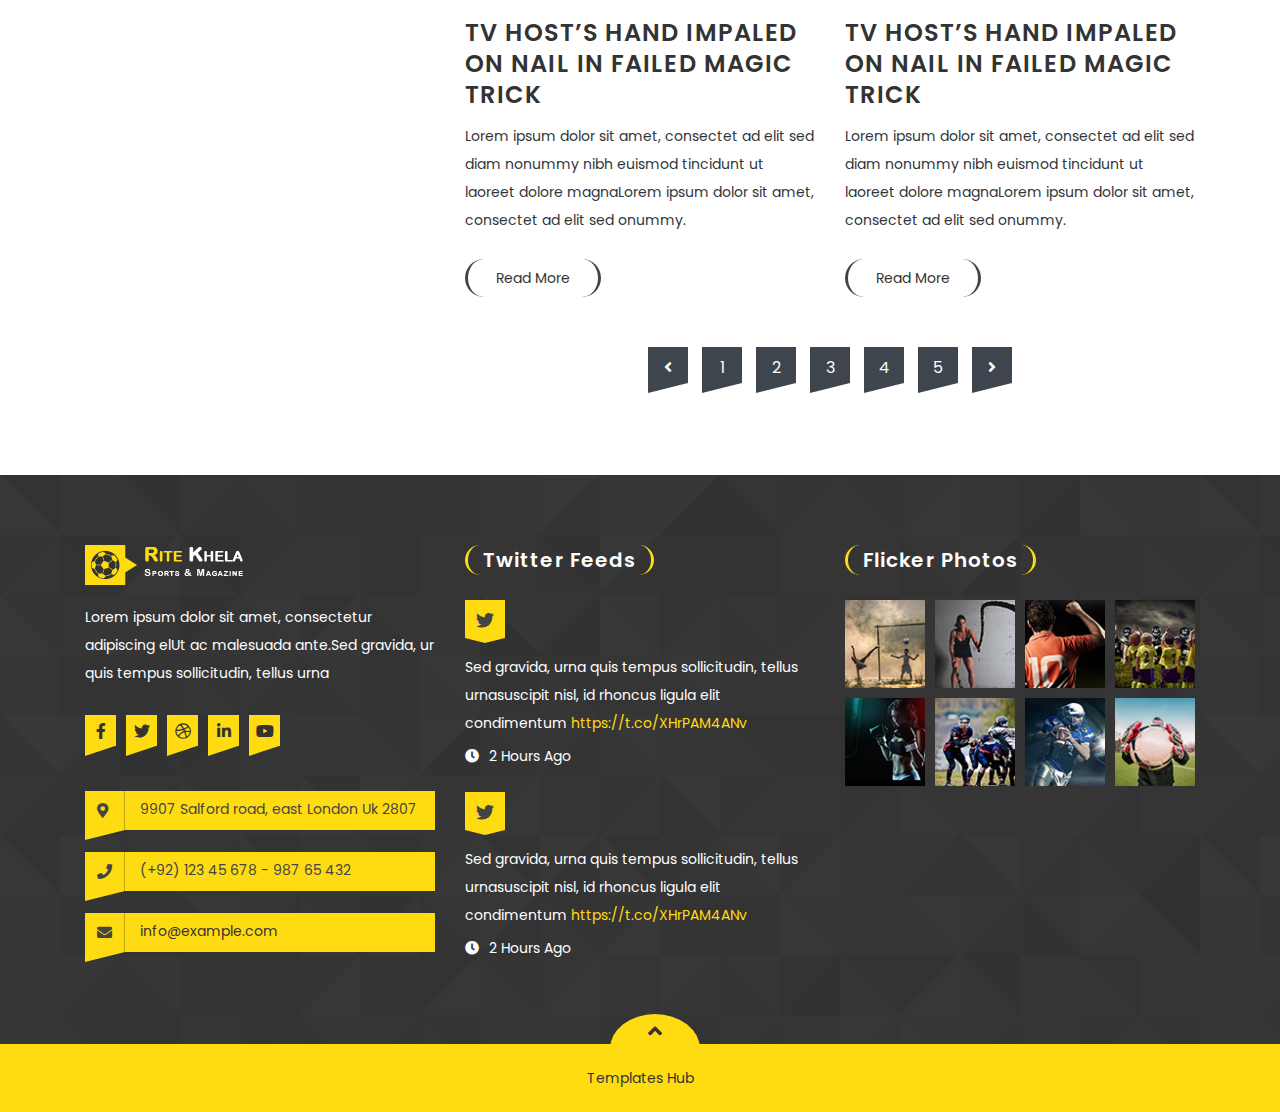
<file: All Source/Frontend/blog-grid-wlsb.html>
<!doctype html>
<html lang="zxx">


<!-- blog-grid-wlsb41:49-->
<head>

    <!-- meta tags -->
    <meta charset="utf-8">
    <meta http-equiv="X-UA-Compatible" content="IE=edge">
    <meta name="viewport" content="width=device-width, initial-scale=1">
    
    <title>Sports & Magazine Khela</title>

    <!-- CSS -->
    <link rel="stylesheet" href="css/bootstrap.css">
    <link rel="stylesheet" href="css/fontawesome-all.css">
    <link rel="stylesheet" href="css/slick-slider.css">
    <link rel="stylesheet" href="css/fancybox.css">
    <link rel="stylesheet" href="css/smartmenus.css">
    <link rel="stylesheet" href="style.css">
    <link rel="stylesheet" href="css/color.css">
    <link rel="stylesheet" href="css/responsive.css">

</head>

<body class="home">
    <div id="ritekhela-loader">
        <div id="ritekhela-loader-inner">
            <div id="ritekhela-shadow"></div>
            <div id="ritekhela-box"></div>
        </div>
    </div>

    <div class="ritekhela-wrapper">

        <!--// Header //-->
        <header id="ritekhela-header" class="ritekhela-header-one">
            
            <!--// TopStrip //-->
            <div class="ritekhela-topstrip">
                <div class="container">
                    <div class="row">
                        
                        <aside class="col-md-6">
                            <strong>Latest News :</strong>
                            <div class="ritekhela-latest-news-slider">
                                <div class="ritekhela-latest-news-slider-layer">Welcome visitor you can Login or Create an Account </div>
                                <div class="ritekhela-latest-news-slider-layer">While familiar with fellow European nation France Hareide. </div>
                            </div>
                        </aside>
                        <aside class="col-md-6">
                            <ul class="ritekhela-user-strip">
                                <li><a href="#"><i class="fa fa-globe-asia"></i> Support</a></li>
                                <li><a href="#"><i class="fa fa-dollar-sign"></i> Currency : USD</a></li>
                                <li><a href="#" data-toggle="modal" data-target="#ritekhelamodalcenter"><i class="fa fa-user-alt"></i> Login</a></li>
                                <li><a href="#" data-toggle="modal" data-target="#ritekhelamodalrg"><i class="fa fa-sign-in-alt"></i> Signup</a></li>
                            </ul>
                        </aside>

                    </div>
                </div>
            </div>
            <!--// TopStrip //-->
            
            <!--// Main Header //-->
            <div class="ritekhela-main-header">
                <div class="container">
                    <div class="row">
                        <div class="col-md-12">
                            <a href="index-2.html" class="ritekhela-logo"><img src="images/logo.png" alt=""></a>
                            <div class="ritekhela-right-section">
                                <div class="ritekhela-navigation">
                                    <span class="ritekhela-menu-link">
                                        <span class="menu-bar"></span>
                                        <span class="menu-bar"></span>
                                        <span class="menu-bar"></span>
                                    </span>
                                    <nav id="main-nav">
                                        <ul id="main-menu" class="sm sm-blue">
                                            <li class="active"><a href="index-2.html">Home</a></li>
                                            <li class="megamenu-wrap"><a href="#">Features</a>
                                                <ul class="ritekhela-megamenu">
                                                   <li class="row">
                                                      <div class="col-md-3">
                                                         <h4>Link 1</h4>
                                                         <div class="ritekhela-megalist">
                                                            <div class="list"><a href="all-fixture.html">All Matches</a></div>
                                                            <div class="list"><a href="fixture-list.html">Fixture List</a></div>
                                                            <div class="list"><a href="fixture-grid.html">Fixture Grid</a></div>
                                                            <div class="list"><a href="fullstanding.html">Full Standing</a></div>
                                                            <div class="list"><a href="fixture-detail.html">Fixture Detail</a></div>
                                                            <div class="list"><a href="gallery-classic.html">Gallery Classic 4Column</a></div>
                                                         </div>
                                                      </div>
                                                      <div class="col-md-3">
                                                         <h4>Link 2</h4>
                                                         <div class="ritekhela-megalist">
                                                            <div class="list"><a href="gallery-classic-3column.html">Gallery Classic 3Column</a></div>
                                                            <div class="list"><a href="gallery-simple.html">Gallery Simple 4Column</a></div>
                                                            <div class="list"><a href="gallery-simple-3column.html">Gallery Simple 3Column</a></div>
                                                            <div class="list"><a href="search-result.html">Search Result</a></div>
                                                            <div class="list"><a href="404.html">404 Page</a></div>
                                                            <div class="list"><a href="contact-us.html">Contact Us</a></div>
                                                         </div>
                                                      </div>
                                                      <div class="col-md-6 ritekhela-megamenu-thumb">
                                                         <img src="extra-images/megamenu-frame.jpg" alt="">
                                                      </div>
                                                   </li>
                                                </ul>
                                            </li>
                                            <li><a href="#">Players</a>
                                                <ul>
                                                    <li><a href="player-grid.html">Player Grid</a></li>
                                                    <li><a href="#">Player Medium</a>
                                                        <ul>
                                                            <li><a href="player-medium-wrsb.html">Player Medium W/R/S</a></li>
                                                            <li><a href="player-medium-wlsb.html">Player Medium W/L/S</a></li>
                                                            <li><a href="player-medium-full.html">Player Medium W/O/S</a></li>
                                                        </ul>
                                                    </li>
                                                    <li><a href="player-detail.html">Player Detail</a></li>
                                                </ul>
                                            </li>
                                            <li><a href="#">Our News</a>
                                                <ul>
                                                    <li><a href="#">Blog Grid</a>
                                                        <ul>
                                                            <li><a href="blog-grid.html">Blog Grid W/O/S</a></li>
                                                            <li><a href="blog-grid-wlsb.html">Blog Grid W/L/S</a></li>
                                                            <li><a href="blog-grid-wrsb.html">Blog Grid W/R/S</a></li>
                                                        </ul>
                                                    </li>
                                                    <li><a href="#">Blog Large</a>
                                                        <ul>
                                                            <li><a href="blog-large.html">Blog Large W/O/S</a></li>
                                                            <li><a href="blog-large-wlsb.html">Blog Large W/L/S</a></li>
                                                            <li><a href="blog-large-wrsb.html">Blog Large W/R/S</a></li>
                                                        </ul>
                                                    </li>
                                                    <li><a href="#">Blog Detail</a>
                                                        <ul>
                                                            <li><a href="blog-detail.html">Blog Detail W/Thumb</a></li>
                                                            <li><a href="blog-detail-waudio.html">Blog W/SounCloud</a></li>
                                                            <li><a href="blog-detail-wvideo.html">Blog Detail W/Video</a></li>
                                                        </ul>
                                                    </li>
                                                </ul>
                                            </li>
                                            <li><a href="#">Our Shop</a>
                                                <ul>
                                                    <li><a href="shop-grid.html">Shop Grid W/O/S</a></li>
                                                    <li><a href="shop-grid-wlsb.html">Shop Grid W/L/S</a></li>
                                                    <li><a href="shop-grid-wrsb.html">Shop Grid W/R/S</a></li>
                                                    <li><a href="shop-detail.html">Shop Detail</a></li>
                                                </ul>
                                            </li>
                                            <li><a href="contact-us.html">Contact Us</a></li>
                                        </ul>
                                    </nav>
                                </div>
                                <ul class="ritekhela-navsearch">
                                    <li><a href="#" class="ritekhela-open-cart"><i class="fab fa-opencart"></i></a>
                                        <div class="ritekhela-cart-box">
                                            <h2>You have 3 items in the cart</h2>
                                            <ul>
                                                <li>
                                                    <figure><a href="#"><img src="extra-images/cartbox-1.png" alt=""></a></figure>
                                                    <div class="ritekhela-cartbox-text">
                                                        <h6><a href="#">Key Management Model The 60+ Models</a></h6>
                                                        <div class="ritekhela-rating"><span class="ritekhela-rating-box half-width"></span></div>
                                                        <span class="ritekhela-cartbox-price ritekhela-color-two">$35.99 <small>$43.00</small></span>
                                                    </div>
                                                </li>
                                                <li>
                                                    <figure><a href="#"><img src="extra-images/cartbox-2.png" alt=""></a></figure>
                                                    <div class="ritekhela-cartbox-text">
                                                        <h6><a href="#">Pyramid Principle: Logic Writing &amp; Thinking</a></h6>
                                                        <div class="ritekhela-rating"><span class="ritekhela-rating-box half-width"></span></div>
                                                        <span class="ritekhela-cartbox-price ritekhela-color-two">$21.00</span>
                                                    </div>
                                                </li>
                                            </ul>
                                            <h5>Subtotal <span class="ritekhela-color-two">$1343</span></h5>
                                            <div class="ritekhela-cart-link"><a href="#" class="ritekhela-cartbox-btn">Go to Checkout</a></div>
                                        </div>
                                    </li>
                                    <li><a href="#" data-toggle="modal" data-target="#ritekhelamodalsearch"><i class="fa fa-search"></i></a></li>
                                </ul>
                            </div>
                        </div>
                    </div>
                </div>
            </div>
            <!--// Main Header //-->

        </header>
        <!--// Header //-->
        
        <!--// SubHeader //-->
        <div class="ritekhela-subheader">
            <div class="container">
                <div class="row">
                    <div class="col-md-12">
                        <h1>Blog Grid W Left Sidebar</h1>
                        <ul class="ritekhela-breadcrumb">
                            <li><a href="#">Home</a></li>
                            <li><a href="#">Blog</a></li>
                            <li>Blog Grid</li>
                        </ul>
                    </div>
                </div>
            </div>
        </div>
        <!--// SubHeader //-->

        <!--// Content //-->
        <div class="ritekhela-main-content">

            <!--// Main Section //-->
            <div class="ritekhela-main-section ritekhela-fixture-list-full">
                <div class="container">
                    <div class="row">
                        
                        <!--// SideBaar //-->
                        <aside class="col-md-4">
                            
                            <!--// Widget Popular News //-->
                            <div class="widget widget_categories">
                                <div class="ritekhela-fancy-title-two">
                                    <h2>categories</h2>
                                </div>
                                <ul>
                                    <li><a href="#">Boxing</a> 03</li>
                                    <li><a href="#">Championship</a> 05</li>
                                    <li><a href="#">Cycling</a> 03</li>
                                    <li><a href="#">Football</a> 19</li>
                                    <li><a href="#">NFL</a> 02</li>
                                    <li><a href="#">Golf</a> 11</li>
                                    <li><a href="#">Premier League</a> 12</li>
                                    <li><a href="#">Tennis</a> 04</li>
                                    <li><a href="#">Super Ball</a> 03</li>
                                </ul>
                            </div>
                            <!--// Widget Popular News //-->

                            <!--// Widget Social Media //-->
                            <div class="widget widget_social_media">
                                <div class="ritekhela-fancy-title-two">
                                    <h2>Social Media</h2>
                                </div>
                                <ul>
                                    <li>
                                        <a href="#" class="rss">
                                            <i class="fa fa-rss"></i>
                                            <span>2,035</span>
                                            <small>Subscribers</small>
                                        </a>
                                    </li>
                                    <li>
                                        <a href="#" class="fb">
                                            <i class="fab fa-facebook-f"></i>
                                            <span>3,794</span>
                                            <small>Fans</small>
                                        </a>
                                    </li>
                                    <li>
                                        <a href="#" class="g_plus">
                                            <i class="fab fa-google-plus-g"></i>
                                            <span>941</span>
                                            <small>Followers</small>
                                        </a>
                                    </li>
                                    <li>
                                        <a href="#" class="you_tube">
                                            <i class="fab fa-youtube"></i>
                                            <span>7,820</span>
                                            <small>Subscribers</small>
                                        </a>
                                    </li>
                                    <li>
                                        <a href="#" class="twitter">
                                            <i class="fab fa-twitter"></i>
                                            <span>1,562</span>
                                            <small>Followers</small>
                                        </a>
                                    </li>
                                    <li>
                                        <a href="#" class="pint">
                                            <i class="fab fa-pinterest-p"></i>
                                            <span>1,310</span>
                                            <small>Followers</small>
                                        </a>
                                    </li>
                                </ul>
                            </div>
                            <!--// Widget Social Media //-->

                            <!--// Widget Next Match //-->
                            <div class="widget widget_next_match">
                                <div class="ritekhela-fancy-title-two">
                                    <h2>Next Match</h2>
                                </div>
                                <div class="widget_next_match_title">
                                    <h5>Championship Quarter Finals</h5>
                                    <span>Saturday, May 17th, 2017</span>
                                </div>
                                <ul>
                                    <li>
                                        <img src="extra-images/widget-next-match-logo-1.png" alt="">
                                        <h6><a href="fixture-detail.html">Basketball</a></h6>
                                        <small>Sports And Magazine</small>
                                    </li>
                                    <li>
                                        <div class="widget_next_match_option">
                                            <h6>09:00 pm</h6>
                                            <small>Madison Stadium</small>
                                        </div>
                                    </li>
                                    <li>
                                        <img src="extra-images/widget-next-match-logo-2.png" alt="">
                                        <h6><a href="fixture-detail.html">Combine</a></h6>
                                        <small>ST Paddy's Institute</small>
                                    </li>
                                </ul>
                                <div class="widget_match_countdown">
                                    <h6>Game Countdown</h6>
                                    <div id="ritekhela-match-countdowntw"></div>
                                </div>
                                <a href="#" class="widget_match_btn">Buy Ticket Now</a>
                            </div>
                            <!--// Widget Next Match //-->

                            <!--// Widget Newsletter //-->
                            <div class="widget widget_newsletter">
                                <div class="ritekhela-fancy-title-two">
                                    <h2>Our Newsletter</h2>
                                </div>
                                <form>
                                    <label>Subscribe Now</label>
                                    <p>Lorem ipsum dolor sit amet, consectetur adipiscing elit. Ut ac malesuada ante.</p>
                                    <input type="text" value="Your Name" onblur="if(this.value == '') { this.value ='Your Name'; }" onfocus="if(this.value =='Your Name') { this.value = ''; }">
                                    <input type="text" value="Enter Your email" onblur="if(this.value == '') { this.value ='Enter Your email'; }" onfocus="if(this.value =='Enter Your email') { this.value = ''; }">
                                    <input type="submit" value="Subscribe Now">
                                </form>
                            </div>
                            <!--// Widget Newsletter //-->

                            <!--// Widget Add's //-->
                            <div class="widget widget_add">
                                <img src="extra-images/add.jpg" alt="">
                            </div>
                            <!--// Widget Add's //-->
                            
                            <!--// Widget Gallery //-->
                            <div class="widget widget_gallery">
                                <div class="ritekhela-fancy-title-two">
                                    <h2>Flicker Photos</h2>
                                </div>
                                <ul>
                                    <li><a data-fancybox-group="group" href="extra-images/widget-gallery-1.jpg" class="fancybox"><img src="extra-images/widget-gallery-1.jpg" alt=""></a></li>
                                    <li><a data-fancybox-group="group" href="extra-images/widget-gallery-1.jpg" class="fancybox"><img src="extra-images/widget-gallery-2.jpg" alt=""></a></li>
                                    <li><a data-fancybox-group="group" href="extra-images/widget-gallery-1.jpg" class="fancybox"><img src="extra-images/widget-gallery-3.jpg" alt=""></a></li>
                                    <li><a data-fancybox-group="group" href="extra-images/widget-gallery-1.jpg" class="fancybox"><img src="extra-images/widget-gallery-4.jpg" alt=""></a></li>
                                    <li><a data-fancybox-group="group" href="extra-images/widget-gallery-1.jpg" class="fancybox"><img src="extra-images/widget-gallery-5.jpg" alt=""></a></li>
                                    <li><a data-fancybox-group="group" href="extra-images/widget-gallery-1.jpg" class="fancybox"><img src="extra-images/widget-gallery-6.jpg" alt=""></a></li>
                                    <li><a data-fancybox-group="group" href="extra-images/widget-gallery-1.jpg" class="fancybox"><img src="extra-images/widget-gallery-7.jpg" alt=""></a></li>
                                    <li><a data-fancybox-group="group" href="extra-images/widget-gallery-1.jpg" class="fancybox"><img src="extra-images/widget-gallery-8.jpg" alt=""></a></li>
                                    <li><a data-fancybox-group="group" href="extra-images/widget-gallery-1.jpg" class="fancybox"><img src="extra-images/widget-gallery-1.jpg" alt=""></a></li>
                                    <li><a data-fancybox-group="group" href="extra-images/widget-gallery-1.jpg" class="fancybox"><img src="extra-images/widget-gallery-2.jpg" alt=""></a></li>
                                    <li><a data-fancybox-group="group" href="extra-images/widget-gallery-1.jpg" class="fancybox"><img src="extra-images/widget-gallery-3.jpg" alt=""></a></li>
                                    <li><a data-fancybox-group="group" href="extra-images/widget-gallery-1.jpg" class="fancybox"><img src="extra-images/widget-gallery-4.jpg" alt=""></a></li>
                                </ul>
                            </div>
                            <!--// Widget Gallery //-->

                        </aside>
                        <!--// SideBaar //-->

                        <!--// Full Section //-->
                        <div class="col-md-8">
                            <!--// Blog //-->
                            <div class="ritekhela-blogs ritekhela-blog-view1">
                                <ul class="row">
                                    <li class="col-md-6">
                                        <figure><a href="#"><img src="extra-images/blog-view1-1.jpg" alt=""> <i class="fa fa-link"></i> </a></figure>
                                        <div class="ritekhela-blog-view1-text">
                                            <ul class="ritekhela-blog-options">
                                                <li><i class="far fa-calendar-alt"></i> January 3, 2019</li>
                                                <li><a href="#"><i class="far fa-comment"></i> Comments</a></li>
                                            </ul>
                                            <h2><a href="#">Incredible claims Could sickly man be worst serial killer?</a></h2>
                                            <p>Lorem ipsum dolor sit amet, consectet ad elit sed diam nonummy nibh euismod tincidunt ut laoreet dolore magnaLorem ipsum dolor sit amet, consectet ad elit sed onummy.</p>
                                            <a href="#" class="ritekhela-blog-view1-btn">Read More</a>
                                        </div>
                                    </li>
                                    <li class="col-md-6">
                                        <figure><a href="#"><img src="extra-images/blog-view1-2.jpg" alt=""> <i class="fa fa-link"></i> </a></figure>
                                        <div class="ritekhela-blog-view1-text">
                                            <ul class="ritekhela-blog-options">
                                                <li><i class="far fa-calendar-alt"></i> January 3, 2019</li>
                                                <li><a href="#"><i class="far fa-comment"></i> Comments</a></li>
                                            </ul>
                                            <h2><a href="#">TV host’s hand impaled on nail in failed magic trick</a></h2>
                                            <p>Lorem ipsum dolor sit amet, consectet ad elit sed diam nonummy nibh euismod tincidunt ut laoreet dolore magnaLorem ipsum dolor sit amet, consectet ad elit sed onummy.</p>
                                            <a href="#" class="ritekhela-blog-view1-btn">Read More</a>
                                        </div>
                                    </li>
                                    <li class="col-md-6">
                                        <figure><a href="#"><img src="extra-images/blog-view1-3.jpg" alt=""> <i class="fa fa-link"></i> </a></figure>
                                        <div class="ritekhela-blog-view1-text">
                                            <ul class="ritekhela-blog-options">
                                                <li><i class="far fa-calendar-alt"></i> January 3, 2019</li>
                                                <li><a href="#"><i class="far fa-comment"></i> Comments</a></li>
                                            </ul>
                                            <h2><a href="#">TV host’s hand impaled on nail in failed magic trick</a></h2>
                                            <p>Lorem ipsum dolor sit amet, consectet ad elit sed diam nonummy nibh euismod tincidunt ut laoreet dolore magnaLorem ipsum dolor sit amet, consectet ad elit sed onummy.</p>
                                            <a href="#" class="ritekhela-blog-view1-btn">Read More</a>
                                        </div>
                                    </li>
                                    <li class="col-md-6">
                                        <figure><a href="#"><img src="extra-images/blog-view1-4.jpg" alt=""> <i class="fa fa-link"></i> </a></figure>
                                        <div class="ritekhela-blog-view1-text">
                                            <ul class="ritekhela-blog-options">
                                                <li><i class="far fa-calendar-alt"></i> January 3, 2019</li>
                                                <li><a href="#"><i class="far fa-comment"></i> Comments</a></li>
                                            </ul>
                                            <h2><a href="#">Incredible claims Could sickly man be worst serial killer?</a></h2>
                                            <p>Lorem ipsum dolor sit amet, consectet ad elit sed diam nonummy nibh euismod tincidunt ut laoreet dolore magnaLorem ipsum dolor sit amet, consectet ad elit sed onummy.</p>
                                            <a href="#" class="ritekhela-blog-view1-btn">Read More</a>
                                        </div>
                                    </li>
                                    <li class="col-md-6">
                                        <figure><a href="#"><img src="extra-images/blog-view1-5.jpg" alt=""> <i class="fa fa-link"></i> </a></figure>
                                        <div class="ritekhela-blog-view1-text">
                                            <ul class="ritekhela-blog-options">
                                                <li><i class="far fa-calendar-alt"></i> January 3, 2019</li>
                                                <li><a href="#"><i class="far fa-comment"></i> Comments</a></li>
                                            </ul>
                                            <h2><a href="#">TV host’s hand impaled on nail in failed magic trick</a></h2>
                                            <p>Lorem ipsum dolor sit amet, consectet ad elit sed diam nonummy nibh euismod tincidunt ut laoreet dolore magnaLorem ipsum dolor sit amet, consectet ad elit sed onummy.</p>
                                            <a href="#" class="ritekhela-blog-view1-btn">Read More</a>
                                        </div>
                                    </li>
                                    <li class="col-md-6">
                                        <figure><a href="#"><img src="extra-images/blog-view1-6.jpg" alt=""> <i class="fa fa-link"></i> </a></figure>
                                        <div class="ritekhela-blog-view1-text">
                                            <ul class="ritekhela-blog-options">
                                                <li><i class="far fa-calendar-alt"></i> January 3, 2019</li>
                                                <li><a href="#"><i class="far fa-comment"></i> Comments</a></li>
                                            </ul>
                                            <h2><a href="#">TV host’s hand impaled on nail in failed magic trick</a></h2>
                                            <p>Lorem ipsum dolor sit amet, consectet ad elit sed diam nonummy nibh euismod tincidunt ut laoreet dolore magnaLorem ipsum dolor sit amet, consectet ad elit sed onummy.</p>
                                            <a href="#" class="ritekhela-blog-view1-btn">Read More</a>
                                        </div>
                                    </li>
                                    <li class="col-md-6">
                                        <figure><a href="#"><img src="extra-images/blog-view1-1.jpg" alt=""> <i class="fa fa-link"></i> </a></figure>
                                        <div class="ritekhela-blog-view1-text">
                                            <ul class="ritekhela-blog-options">
                                                <li><i class="far fa-calendar-alt"></i> January 3, 2019</li>
                                                <li><a href="#"><i class="far fa-comment"></i> Comments</a></li>
                                            </ul>
                                            <h2><a href="#">Incredible claims Could sickly man be worst serial killer?</a></h2>
                                            <p>Lorem ipsum dolor sit amet, consectet ad elit sed diam nonummy nibh euismod tincidunt ut laoreet dolore magnaLorem ipsum dolor sit amet, consectet ad elit sed onummy.</p>
                                            <a href="#" class="ritekhela-blog-view1-btn">Read More</a>
                                        </div>
                                    </li>
                                    <li class="col-md-6">
                                        <figure><a href="#"><img src="extra-images/blog-view1-2.jpg" alt=""> <i class="fa fa-link"></i> </a></figure>
                                        <div class="ritekhela-blog-view1-text">
                                            <ul class="ritekhela-blog-options">
                                                <li><i class="far fa-calendar-alt"></i> January 3, 2019</li>
                                                <li><a href="#"><i class="far fa-comment"></i> Comments</a></li>
                                            </ul>
                                            <h2><a href="#">TV host’s hand impaled on nail in failed magic trick</a></h2>
                                            <p>Lorem ipsum dolor sit amet, consectet ad elit sed diam nonummy nibh euismod tincidunt ut laoreet dolore magnaLorem ipsum dolor sit amet, consectet ad elit sed onummy.</p>
                                            <a href="#" class="ritekhela-blog-view1-btn">Read More</a>
                                        </div>
                                    </li>
                                    <li class="col-md-6">
                                        <figure><a href="#"><img src="extra-images/blog-view1-3.jpg" alt=""> <i class="fa fa-link"></i> </a></figure>
                                        <div class="ritekhela-blog-view1-text">
                                            <ul class="ritekhela-blog-options">
                                                <li><i class="far fa-calendar-alt"></i> January 3, 2019</li>
                                                <li><a href="#"><i class="far fa-comment"></i> Comments</a></li>
                                            </ul>
                                            <h2><a href="#">TV host’s hand impaled on nail in failed magic trick</a></h2>
                                            <p>Lorem ipsum dolor sit amet, consectet ad elit sed diam nonummy nibh euismod tincidunt ut laoreet dolore magnaLorem ipsum dolor sit amet, consectet ad elit sed onummy.</p>
                                            <a href="#" class="ritekhela-blog-view1-btn">Read More</a>
                                        </div>
                                    </li>
                                    <li class="col-md-6">
                                        <figure><a href="#"><img src="extra-images/blog-view1-6.jpg" alt=""> <i class="fa fa-link"></i> </a></figure>
                                        <div class="ritekhela-blog-view1-text">
                                            <ul class="ritekhela-blog-options">
                                                <li><i class="far fa-calendar-alt"></i> January 3, 2019</li>
                                                <li><a href="#"><i class="far fa-comment"></i> Comments</a></li>
                                            </ul>
                                            <h2><a href="#">TV host’s hand impaled on nail in failed magic trick</a></h2>
                                            <p>Lorem ipsum dolor sit amet, consectet ad elit sed diam nonummy nibh euismod tincidunt ut laoreet dolore magnaLorem ipsum dolor sit amet, consectet ad elit sed onummy.</p>
                                            <a href="#" class="ritekhela-blog-view1-btn">Read More</a>
                                        </div>
                                    </li>
                                </ul>
                            </div>
                            <!--// Blog //-->
                            <!--// Pagination //-->
                            <div class="ritekhela-pagination">
                                <ul>
                                    <li><a href="#"><i class="fa fa-angle-left"></i></a></li>
                                    <li><a href="#">1</a></li>
                                    <li><a href="#">2</a></li>
                                    <li><a href="#">3</a></li>
                                    <li><a href="#">4</a></li>
                                    <li><a href="#">5</a></li>
                                    <li><a href="#"><i class="fa fa-angle-right"></i></a></li>
                                </ul>
                            </div>
                            <!--// Pagination //-->
                        </div>
                        <!--// Full Section //-->

                    </div>
                </div>
            </div>
            <!--// Main Section //-->

        </div>
        <!--// Content //-->

        <!--// Footer //-->
        <footer id="ritekhela-footer" class="ritekhela-footer-one">

            <!--// Footer Widget //-->
            <div class="ritekhela-footer-widget">
                <div class="container">
                    <div class="row">
                        <aside class="widget col-md-4 widget_about_info">
                            <a href="index-2.html"><img src="images/logo.png" alt=""></a>
                            <p>Lorem ipsum dolor sit amet, consectetur adipiscing elUt ac malesuada ante.Sed gravida, ur quis tempus sollicitudin, tellus urna</p>
                            <div class="widget_about_info_social">
                                <a href="#" class="fab fa-facebook-f"></a>
                                <a href="#" class="fab fa-twitter"></a>
                                <a href="#" class="fab fa-dribbble"></a>
                                <a href="#" class="fab fa-linkedin-in"></a>
                                <a href="#" class="fab fa-youtube"></a>
                            </div>
                            <ul>
                                <li><i class="fa fa-map-marker-alt"></i> 9907 Salford road, east London Uk 2807</li>
                                <li><i class="fa fa-phone"></i> (+92) 123 45 678 - 987 65 432</li>
                                <li><i class="fa fa-envelope"></i> <a href="#">info@example.com</a></li>
                            </ul>
                        </aside>
                        <aside class="widget col-md-4 widget_twitter_feeds">
                            <div class="footer_widget_title"> <h2>Twitter Feeds</h2> </div>
                            <ul>
                                <li>
                                    <i class="fab fa-twitter"></i>
                                    <p>Sed gravida, urna quis tempus sollicitudin, tellus urnasuscipit nisl, id rhoncus ligula elit condimentum <a href="index-2.html" class="ritekhela-color">https://t.co/XHrPAM4ANv</a></p>
                                    <time datetime="2008-02-14 20:00"><i class="fa fa-clock"></i> 2 Hours Ago</time>
                                </li>
                                <li>
                                    <i class="fab fa-twitter"></i>
                                    <p>Sed gravida, urna quis tempus sollicitudin, tellus urnasuscipit nisl, id rhoncus ligula elit condimentum <a href="index-2.html" class="ritekhela-color">https://t.co/XHrPAM4ANv</a></p>
                                    <time datetime="2008-02-14 20:00"><i class="fa fa-clock"></i> 2 Hours Ago</time>
                                </li>
                            </ul>
                        </aside>
                        <aside class="widget col-md-4 widget_gallery">
                            <div class="footer_widget_title"> <h2>Flicker Photos</h2> </div>
                            <ul>
                                <li><a data-fancybox-group="group" href="extra-images/widget-gallery-1.jpg" class="fancybox"><img src="extra-images/widget-gallery-1.jpg" alt=""></a></li>
                                <li><a data-fancybox-group="group" href="extra-images/widget-gallery-1.jpg" class="fancybox"><img src="extra-images/widget-gallery-2.jpg" alt=""></a></li>
                                <li><a data-fancybox-group="group" href="extra-images/widget-gallery-1.jpg" class="fancybox"><img src="extra-images/widget-gallery-3.jpg" alt=""></a></li>
                                <li><a data-fancybox-group="group" href="extra-images/widget-gallery-1.jpg" class="fancybox"><img src="extra-images/widget-gallery-4.jpg" alt=""></a></li>
                                <li><a data-fancybox-group="group" href="extra-images/widget-gallery-1.jpg" class="fancybox"><img src="extra-images/widget-gallery-5.jpg" alt=""></a></li>
                                <li><a data-fancybox-group="group" href="extra-images/widget-gallery-1.jpg" class="fancybox"><img src="extra-images/widget-gallery-6.jpg" alt=""></a></li>
                                <li><a data-fancybox-group="group" href="extra-images/widget-gallery-1.jpg" class="fancybox"><img src="extra-images/widget-gallery-7.jpg" alt=""></a></li>
                                <li><a data-fancybox-group="group" href="extra-images/widget-gallery-1.jpg" class="fancybox"><img src="extra-images/widget-gallery-8.jpg" alt=""></a></li>
                            </ul>
                        </aside>
                    </div>
                </div>
            </div>
            <!--// Footer Widget //-->

            <!--// Footer CopyRight //-->
            <div class="ritekhela-copyright">
                <div class="container">
                    <div class="row">
                        <div class="col-md-12">
                            <p><a href="https://www.templateshub.net" target="_blank">Templates Hub</a></p>
                            <a href="#" class="ritekhela-back-top"><i class="fa fa-angle-up"></i></a>
                        </div>
                    </div>
                </div>
            </div>
            <!--// Footer CopyRight //-->

        </footer>
        <!--// Footer //-->

    </div>


    <!--// Login ModalBox //-->
    <div class="loginmodalbox modal fade" id="ritekhelamodalcenter" tabindex="-1">
       <div class="modal-dialog modal-dialog-centered" role="document">
          <div class="modal-content">
             <div class="modal-body ritekhela-bgcolor-two">
                <h5 class="modal-title">Login To Your Account</h5>
                <a href="#" class="close ritekhela-bgcolor-two" data-dismiss="modal" aria-label="Close">
                    <i class="fa fa-times"></i>
                </a>
                <form class="loginmodalbox-search">
                    <input type="text" value="Enter User Name" onblur="if(this.value == '') { this.value ='Enter User Name'; }" onfocus="if(this.value =='Enter User Name') { this.value = ''; }">
                    <input type="text" value="Type Here Password" onblur="if(this.value == '') { this.value ='Type Here Password'; }" onfocus="if(this.value =='Type Here Password') { this.value = ''; }">
                    <input type="submit" value="Login Now" class="ritekhela-bgcolor">
                    <a href="#" class="loginmodalbox-forget">Forget Password?</a>
                </form>
                <div class="ritekhela-loginbox-social">
                    <ul>
                        <li><a href="#"><i class="fab fa-facebook-f"></i> Facebook</a></li>
                        <li class="twitter"><a href="#"><i class="fab fa-twitter"></i> Twitter</a></li>
                        <li class="linkedin"><a href="#"><i class="fab fa-linkedin-in"></i> Linkedin</a></li>
                        <li class="dribbble"><a href="#"><i class="fab fa-dribbble"></i> Dribbble</a></li>
                    </ul>
                </div>
             </div>
          </div>
       </div>
    </div>

    <!--// Login ModalBox //-->
    <div class="loginmodalbox modal fade" id="ritekhelamodalrg" tabindex="-1">
       <div class="modal-dialog modal-dialog-centered" role="document">
          <div class="modal-content">
             <div class="modal-body ritekhela-bgcolor-two">
                <h5 class="modal-title">Sign Up Now</h5>
                <a href="#" class="close ritekhela-bgcolor-two" data-dismiss="modal" aria-label="Close">
                    <i class="fa fa-times"></i>
                </a>
                <form class="loginmodalbox-search">
                    <input type="text" value="Enter User Name" onblur="if(this.value == '') { this.value ='Enter User Name'; }" onfocus="if(this.value =='Enter User Name') { this.value = ''; }">
                    <input type="text" value="Type Your Password" onblur="if(this.value == '') { this.value ='Type Your Password'; }" onfocus="if(this.value =='Type Your Password') { this.value = ''; }">
                    <input type="text" value="Confirm your password" onblur="if(this.value == '') { this.value ='Confirm your password'; }" onfocus="if(this.value =='Confirm your password') { this.value = ''; }">
                    <input type="submit" value="Sign Up" class="ritekhela-bgcolor">
                    <a href="#" class="loginmodalbox-forget">Forget Password?</a>
                </form>
                <div class="ritekhela-loginbox-social">
                    <ul>
                        <li><a href="#"><i class="fab fa-facebook-f"></i> Facebook</a></li>
                        <li class="twitter"><a href="#"><i class="fab fa-twitter"></i> Twitter</a></li>
                        <li class="linkedin"><a href="#"><i class="fab fa-linkedin-in"></i> Linkedin</a></li>
                        <li class="dribbble"><a href="#"><i class="fab fa-dribbble"></i> Dribbble</a></li>
                    </ul>
                </div>
             </div>
          </div>
       </div>
    </div>

    <!--// Search ModalBox //-->
    <div class="loginmodalbox modal fade" id="ritekhelamodalsearch" tabindex="-1">
       <div class="modal-dialog modal-dialog-centered" role="document">
          <div class="modal-content">
             <div class="modal-body ritekhela-bgcolor-two">
                <h5 class="modal-title">Search Here</h5>
                <a href="#" class="close ritekhela-bgcolor-two" data-dismiss="modal" aria-label="Close">
                    <i class="fa fa-times"></i>
                </a>
                <form>
                    <input type="text" value="Search Here Now" onblur="if(this.value == '') { this.value ='Search Here Now'; }" onfocus="if(this.value =='Search Here Now') { this.value = ''; }">
                    <input type="submit" value="Search Now" class="ritekhela-bgcolor">
                </form>
             </div>
          </div>
       </div>
    </div>


    <!-- jQuery -->
    <script src="script/jquery.js"></script>
    <script src="script/popper.min.js"></script>
    <script src="script/bootstrap.min.js"></script>
    <script src="script/slick.slider.min.js"></script>
    <script src="script/fancybox.min.js"></script>
    <script src="script/isotope.min.js"></script>
    <script src="script/smartmenus.min.js"></script>
    <script src="script/progressbar.js"></script>
    <script src="script/jquery.countdown.min.js"></script>
    <script src="script/functions.js"></script>
</body>


<!-- blog-grid-wlsb41:49-->
</html>
</file>
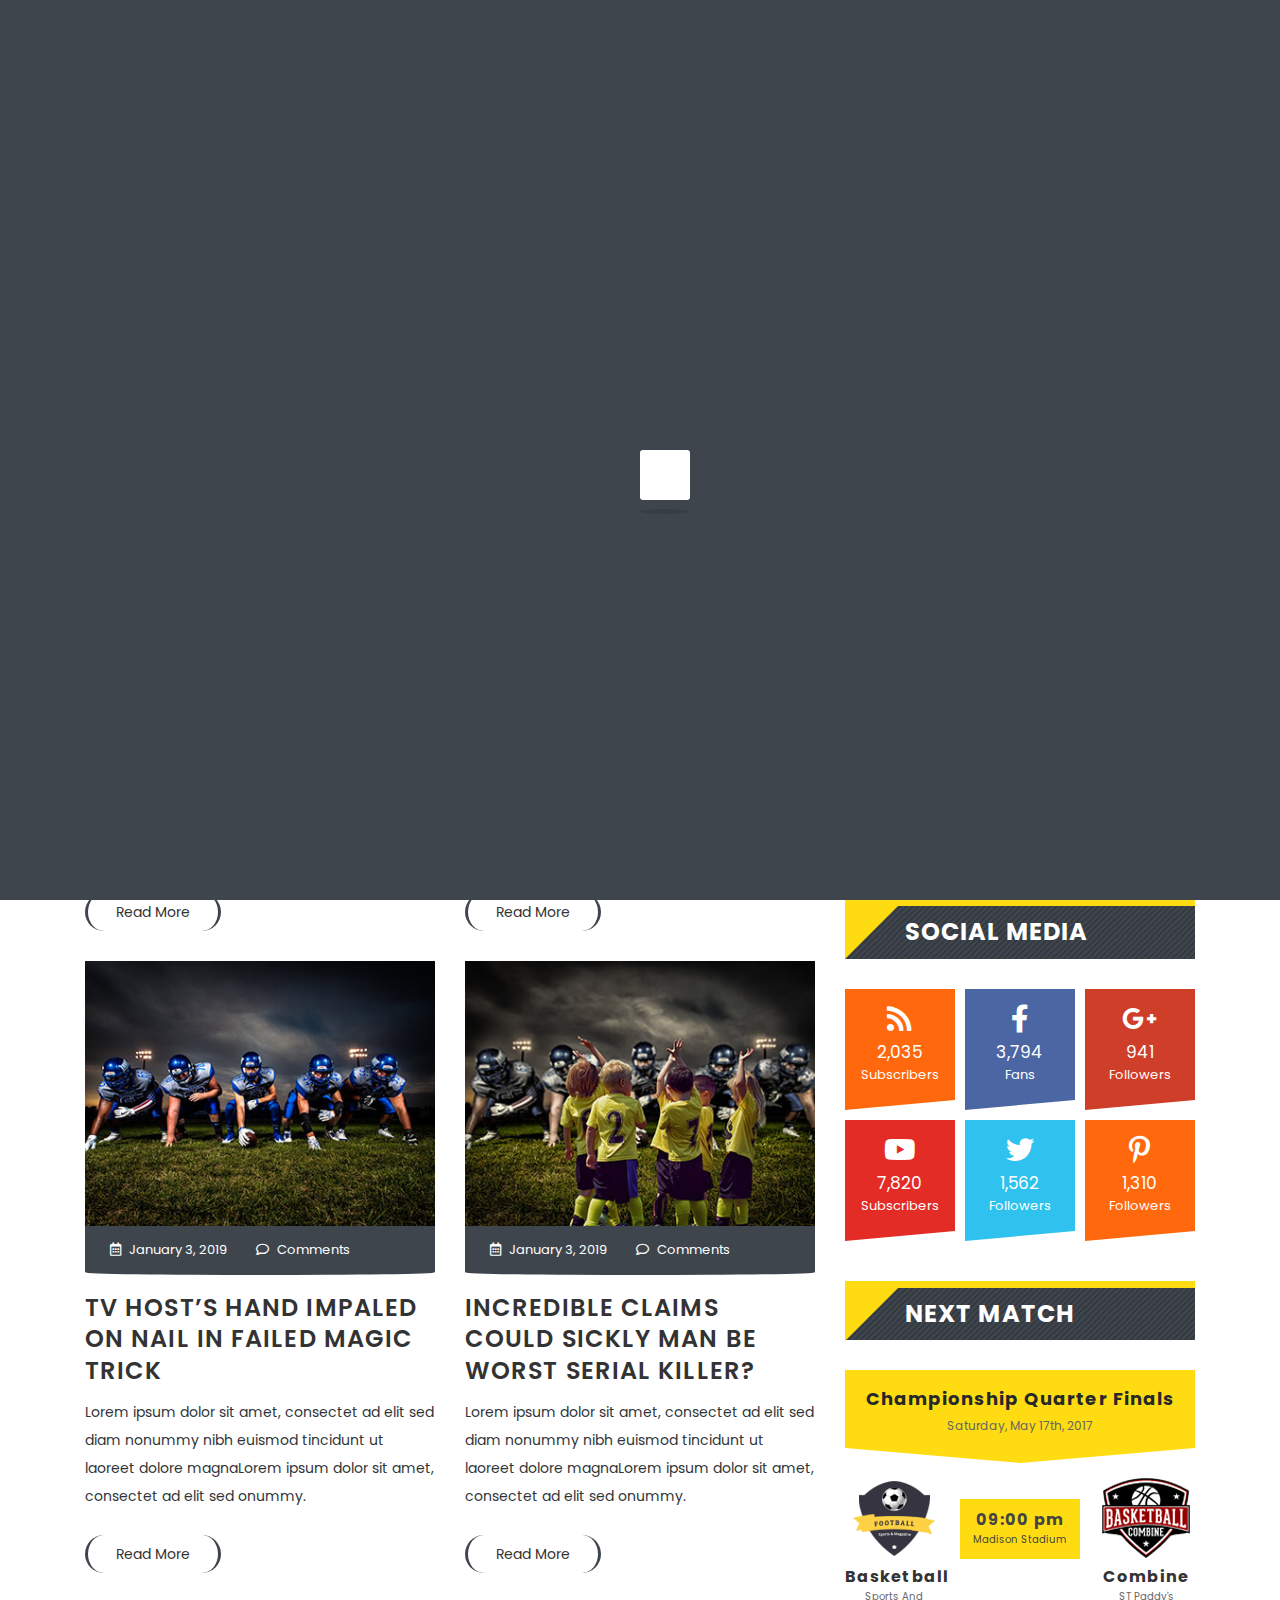
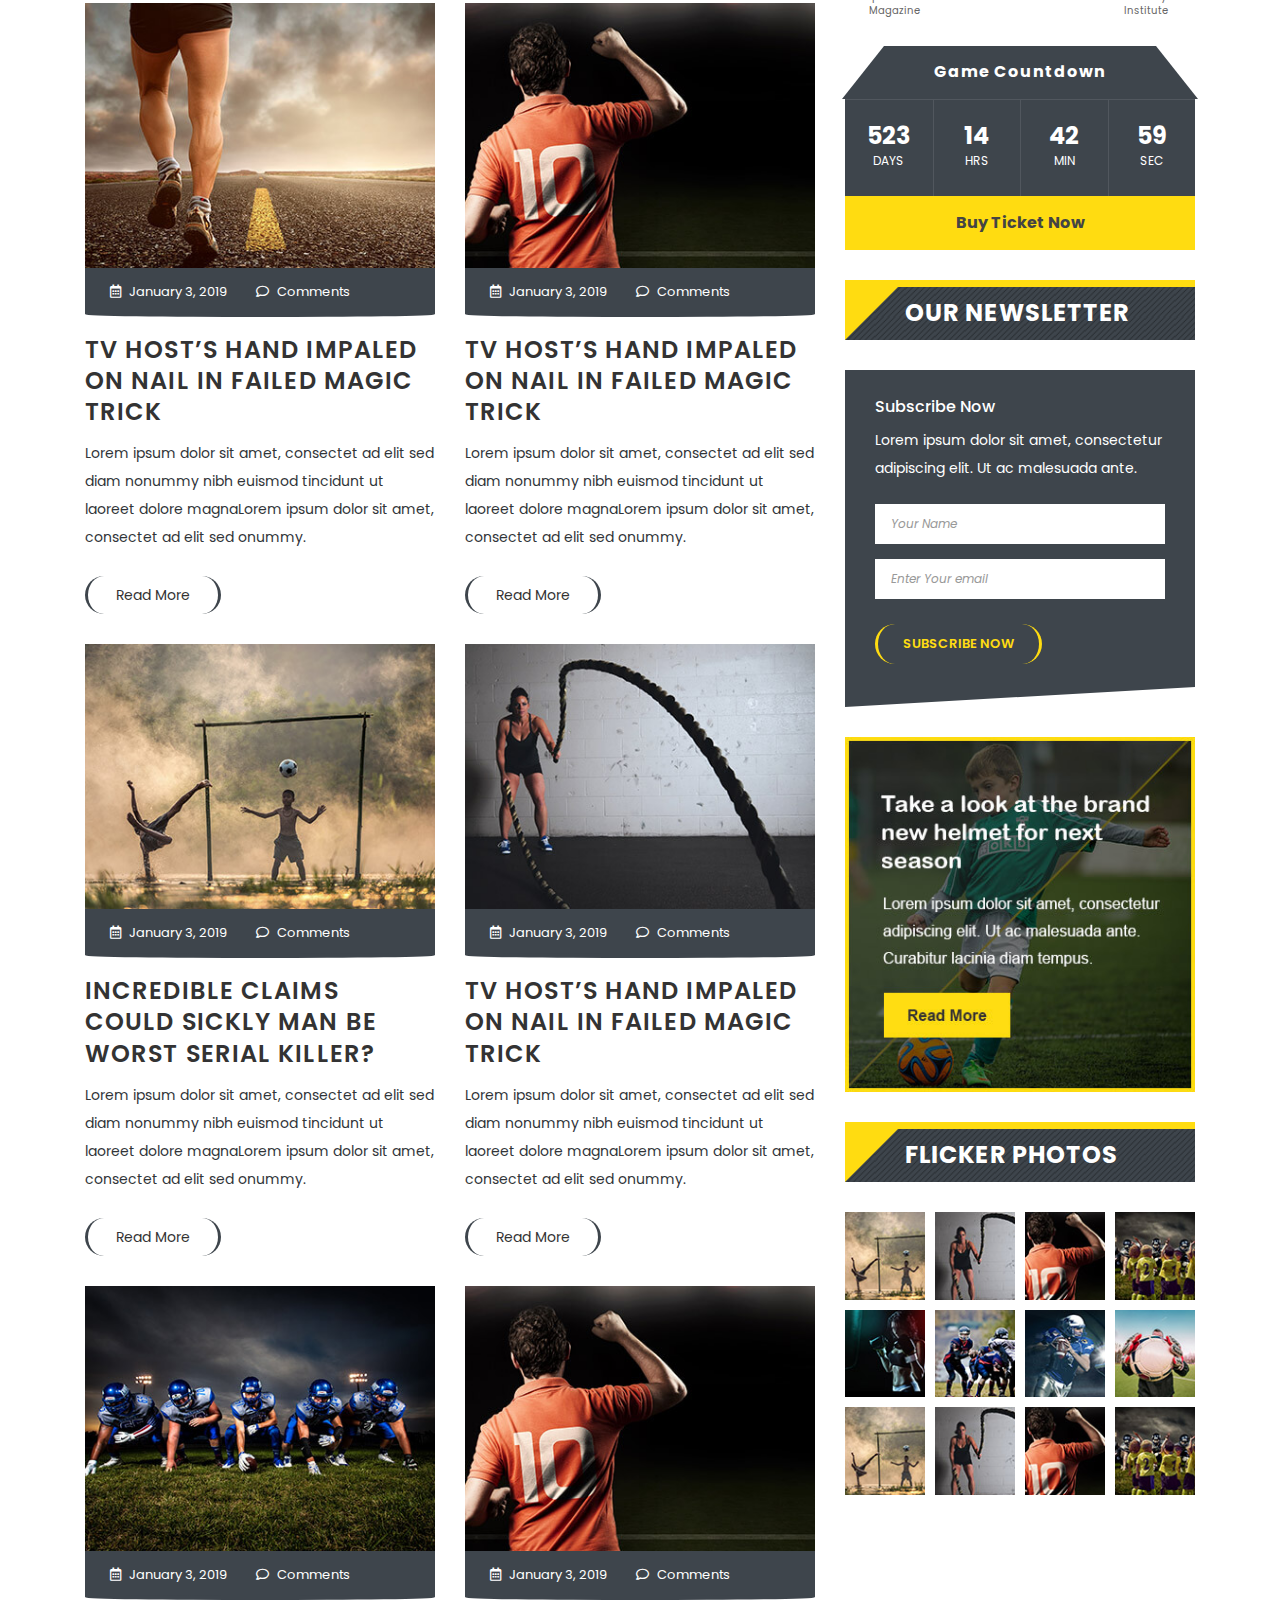
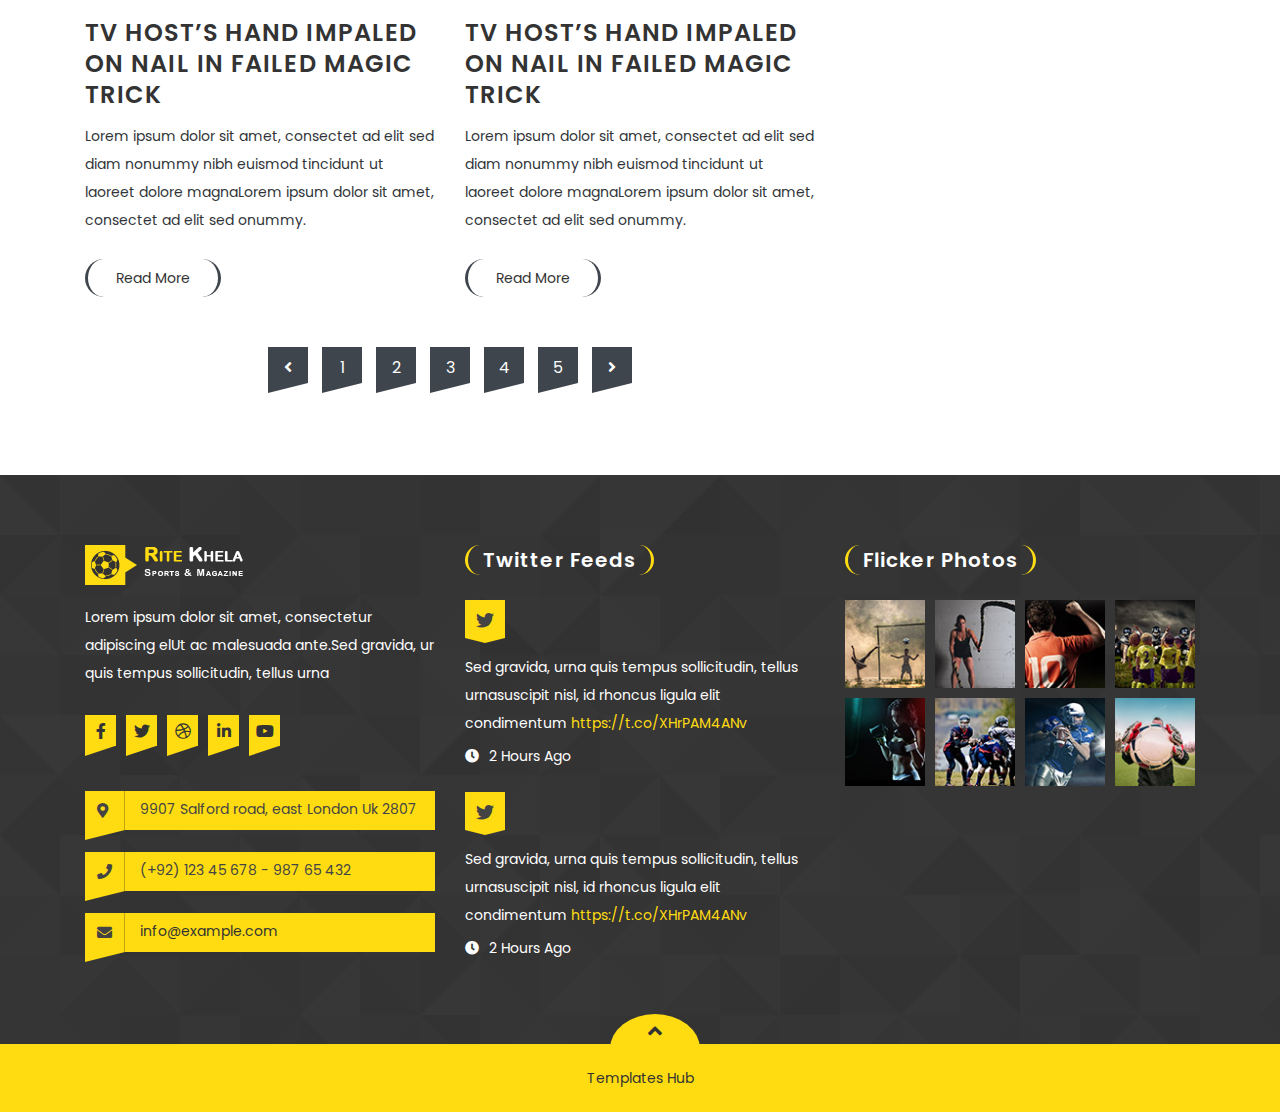
<file: All Source/Frontend/blog-grid-wrsb.html>
<!doctype html>
<html lang="zxx">


<!-- blog-grid-wrsb41:49-->
<head>

    <!-- meta tags -->
    <meta charset="utf-8">
    <meta http-equiv="X-UA-Compatible" content="IE=edge">
    <meta name="viewport" content="width=device-width, initial-scale=1">
    
    <title>Sports & Magazine Khela</title>

    <!-- CSS -->
    <link rel="stylesheet" href="css/bootstrap.css">
    <link rel="stylesheet" href="css/fontawesome-all.css">
    <link rel="stylesheet" href="css/slick-slider.css">
    <link rel="stylesheet" href="css/fancybox.css">
    <link rel="stylesheet" href="css/smartmenus.css">
    <link rel="stylesheet" href="style.css">
    <link rel="stylesheet" href="css/color.css">
    <link rel="stylesheet" href="css/responsive.css">

</head>

<body class="home">
    <div id="ritekhela-loader">
        <div id="ritekhela-loader-inner">
            <div id="ritekhela-shadow"></div>
            <div id="ritekhela-box"></div>
        </div>
    </div>

    <div class="ritekhela-wrapper">

        <!--// Header //-->
        <header id="ritekhela-header" class="ritekhela-header-one">
            
            <!--// TopStrip //-->
            <div class="ritekhela-topstrip">
                <div class="container">
                    <div class="row">
                        
                        <aside class="col-md-6">
                            <strong>Latest News :</strong>
                            <div class="ritekhela-latest-news-slider">
                                <div class="ritekhela-latest-news-slider-layer">Welcome visitor you can Login or Create an Account </div>
                                <div class="ritekhela-latest-news-slider-layer">While familiar with fellow European nation France Hareide. </div>
                            </div>
                        </aside>
                        <aside class="col-md-6">
                            <ul class="ritekhela-user-strip">
                                <li><a href="#"><i class="fa fa-globe-asia"></i> Support</a></li>
                                <li><a href="#"><i class="fa fa-dollar-sign"></i> Currency : USD</a></li>
                                <li><a href="#" data-toggle="modal" data-target="#ritekhelamodalcenter"><i class="fa fa-user-alt"></i> Login</a></li>
                                <li><a href="#" data-toggle="modal" data-target="#ritekhelamodalrg"><i class="fa fa-sign-in-alt"></i> Signup</a></li>
                            </ul>
                        </aside>

                    </div>
                </div>
            </div>
            <!--// TopStrip //-->
            
            <!--// Main Header //-->
            <div class="ritekhela-main-header">
                <div class="container">
                    <div class="row">
                        <div class="col-md-12">
                            <a href="index-2.html" class="ritekhela-logo"><img src="images/logo.png" alt=""></a>
                            <div class="ritekhela-right-section">
                                <div class="ritekhela-navigation">
                                    <span class="ritekhela-menu-link">
                                        <span class="menu-bar"></span>
                                        <span class="menu-bar"></span>
                                        <span class="menu-bar"></span>
                                    </span>
                                    <nav id="main-nav">
                                        <ul id="main-menu" class="sm sm-blue">
                                            <li class="active"><a href="index-2.html">Home</a></li>
                                            <li class="megamenu-wrap"><a href="#">Features</a>
                                                <ul class="ritekhela-megamenu">
                                                   <li class="row">
                                                      <div class="col-md-3">
                                                         <h4>Link 1</h4>
                                                         <div class="ritekhela-megalist">
                                                            <div class="list"><a href="all-fixture.html">All Matches</a></div>
                                                            <div class="list"><a href="fixture-list.html">Fixture List</a></div>
                                                            <div class="list"><a href="fixture-grid.html">Fixture Grid</a></div>
                                                            <div class="list"><a href="fullstanding.html">Full Standing</a></div>
                                                            <div class="list"><a href="fixture-detail.html">Fixture Detail</a></div>
                                                            <div class="list"><a href="gallery-classic.html">Gallery Classic 4Column</a></div>
                                                         </div>
                                                      </div>
                                                      <div class="col-md-3">
                                                         <h4>Link 2</h4>
                                                         <div class="ritekhela-megalist">
                                                            <div class="list"><a href="gallery-classic-3column.html">Gallery Classic 3Column</a></div>
                                                            <div class="list"><a href="gallery-simple.html">Gallery Simple 4Column</a></div>
                                                            <div class="list"><a href="gallery-simple-3column.html">Gallery Simple 3Column</a></div>
                                                            <div class="list"><a href="search-result.html">Search Result</a></div>
                                                            <div class="list"><a href="404.html">404 Page</a></div>
                                                            <div class="list"><a href="contact-us.html">Contact Us</a></div>
                                                         </div>
                                                      </div>
                                                      <div class="col-md-6 ritekhela-megamenu-thumb">
                                                         <img src="extra-images/megamenu-frame.jpg" alt="">
                                                      </div>
                                                   </li>
                                                </ul>
                                            </li>
                                            <li><a href="#">Players</a>
                                                <ul>
                                                    <li><a href="player-grid.html">Player Grid</a></li>
                                                    <li><a href="#">Player Medium</a>
                                                        <ul>
                                                            <li><a href="player-medium-wrsb.html">Player Medium W/R/S</a></li>
                                                            <li><a href="player-medium-wlsb.html">Player Medium W/L/S</a></li>
                                                            <li><a href="player-medium-full.html">Player Medium W/O/S</a></li>
                                                        </ul>
                                                    </li>
                                                    <li><a href="player-detail.html">Player Detail</a></li>
                                                </ul>
                                            </li>
                                            <li><a href="#">Our News</a>
                                                <ul>
                                                    <li><a href="#">Blog Grid</a>
                                                        <ul>
                                                            <li><a href="blog-grid.html">Blog Grid W/O/S</a></li>
                                                            <li><a href="blog-grid-wlsb.html">Blog Grid W/L/S</a></li>
                                                            <li><a href="blog-grid-wrsb.html">Blog Grid W/R/S</a></li>
                                                        </ul>
                                                    </li>
                                                    <li><a href="#">Blog Large</a>
                                                        <ul>
                                                            <li><a href="blog-large.html">Blog Large W/O/S</a></li>
                                                            <li><a href="blog-large-wlsb.html">Blog Large W/L/S</a></li>
                                                            <li><a href="blog-large-wrsb.html">Blog Large W/R/S</a></li>
                                                        </ul>
                                                    </li>
                                                    <li><a href="#">Blog Detail</a>
                                                        <ul>
                                                            <li><a href="blog-detail.html">Blog Detail W/Thumb</a></li>
                                                            <li><a href="blog-detail-waudio.html">Blog W/SounCloud</a></li>
                                                            <li><a href="blog-detail-wvideo.html">Blog Detail W/Video</a></li>
                                                        </ul>
                                                    </li>
                                                </ul>
                                            </li>
                                            <li><a href="#">Our Shop</a>
                                                <ul>
                                                    <li><a href="shop-grid.html">Shop Grid W/O/S</a></li>
                                                    <li><a href="shop-grid-wlsb.html">Shop Grid W/L/S</a></li>
                                                    <li><a href="shop-grid-wrsb.html">Shop Grid W/R/S</a></li>
                                                    <li><a href="shop-detail.html">Shop Detail</a></li>
                                                </ul>
                                            </li>
                                            <li><a href="contact-us.html">Contact Us</a></li>
                                        </ul>
                                    </nav>
                                </div>
                                <ul class="ritekhela-navsearch">
                                    <li><a href="#" class="ritekhela-open-cart"><i class="fab fa-opencart"></i></a>
                                        <div class="ritekhela-cart-box">
                                            <h2>You have 3 items in the cart</h2>
                                            <ul>
                                                <li>
                                                    <figure><a href="#"><img src="extra-images/cartbox-1.png" alt=""></a></figure>
                                                    <div class="ritekhela-cartbox-text">
                                                        <h6><a href="#">Key Management Model The 60+ Models</a></h6>
                                                        <div class="ritekhela-rating"><span class="ritekhela-rating-box half-width"></span></div>
                                                        <span class="ritekhela-cartbox-price ritekhela-color-two">$35.99 <small>$43.00</small></span>
                                                    </div>
                                                </li>
                                                <li>
                                                    <figure><a href="#"><img src="extra-images/cartbox-2.png" alt=""></a></figure>
                                                    <div class="ritekhela-cartbox-text">
                                                        <h6><a href="#">Pyramid Principle: Logic Writing &amp; Thinking</a></h6>
                                                        <div class="ritekhela-rating"><span class="ritekhela-rating-box half-width"></span></div>
                                                        <span class="ritekhela-cartbox-price ritekhela-color-two">$21.00</span>
                                                    </div>
                                                </li>
                                            </ul>
                                            <h5>Subtotal <span class="ritekhela-color-two">$1343</span></h5>
                                            <div class="ritekhela-cart-link"><a href="#" class="ritekhela-cartbox-btn">Go to Checkout</a></div>
                                        </div>
                                    </li>
                                    <li><a href="#" data-toggle="modal" data-target="#ritekhelamodalsearch"><i class="fa fa-search"></i></a></li>
                                </ul>
                            </div>
                        </div>
                    </div>
                </div>
            </div>
            <!--// Main Header //-->

        </header>
        <!--// Header //-->
        
        <!--// SubHeader //-->
        <div class="ritekhela-subheader">
            <div class="container">
                <div class="row">
                    <div class="col-md-12">
                        <h1>Blog Grid W Right Sidebar</h1>
                        <ul class="ritekhela-breadcrumb">
                            <li><a href="#">Home</a></li>
                            <li><a href="#">Blog</a></li>
                            <li>Blog Grid</li>
                        </ul>
                    </div>
                </div>
            </div>
        </div>
        <!--// SubHeader //-->

        <!--// Content //-->
        <div class="ritekhela-main-content">

            <!--// Main Section //-->
            <div class="ritekhela-main-section ritekhela-fixture-list-full">
                <div class="container">
                    <div class="row">

                        <!--// Full Section //-->
                        <div class="col-md-8">
                            <!--// Blog //-->
                            <div class="ritekhela-blogs ritekhela-blog-view1">
                                <ul class="row">
                                    <li class="col-md-6">
                                        <figure><a href="#"><img src="extra-images/blog-view1-1.jpg" alt=""> <i class="fa fa-link"></i> </a></figure>
                                        <div class="ritekhela-blog-view1-text">
                                            <ul class="ritekhela-blog-options">
                                                <li><i class="far fa-calendar-alt"></i> January 3, 2019</li>
                                                <li><a href="#"><i class="far fa-comment"></i> Comments</a></li>
                                            </ul>
                                            <h2><a href="#">Incredible claims Could sickly man be worst serial killer?</a></h2>
                                            <p>Lorem ipsum dolor sit amet, consectet ad elit sed diam nonummy nibh euismod tincidunt ut laoreet dolore magnaLorem ipsum dolor sit amet, consectet ad elit sed onummy.</p>
                                            <a href="#" class="ritekhela-blog-view1-btn">Read More</a>
                                        </div>
                                    </li>
                                    <li class="col-md-6">
                                        <figure><a href="#"><img src="extra-images/blog-view1-2.jpg" alt=""> <i class="fa fa-link"></i> </a></figure>
                                        <div class="ritekhela-blog-view1-text">
                                            <ul class="ritekhela-blog-options">
                                                <li><i class="far fa-calendar-alt"></i> January 3, 2019</li>
                                                <li><a href="#"><i class="far fa-comment"></i> Comments</a></li>
                                            </ul>
                                            <h2><a href="#">TV host’s hand impaled on nail in failed magic trick</a></h2>
                                            <p>Lorem ipsum dolor sit amet, consectet ad elit sed diam nonummy nibh euismod tincidunt ut laoreet dolore magnaLorem ipsum dolor sit amet, consectet ad elit sed onummy.</p>
                                            <a href="#" class="ritekhela-blog-view1-btn">Read More</a>
                                        </div>
                                    </li>
                                    <li class="col-md-6">
                                        <figure><a href="#"><img src="extra-images/blog-view1-3.jpg" alt=""> <i class="fa fa-link"></i> </a></figure>
                                        <div class="ritekhela-blog-view1-text">
                                            <ul class="ritekhela-blog-options">
                                                <li><i class="far fa-calendar-alt"></i> January 3, 2019</li>
                                                <li><a href="#"><i class="far fa-comment"></i> Comments</a></li>
                                            </ul>
                                            <h2><a href="#">TV host’s hand impaled on nail in failed magic trick</a></h2>
                                            <p>Lorem ipsum dolor sit amet, consectet ad elit sed diam nonummy nibh euismod tincidunt ut laoreet dolore magnaLorem ipsum dolor sit amet, consectet ad elit sed onummy.</p>
                                            <a href="#" class="ritekhela-blog-view1-btn">Read More</a>
                                        </div>
                                    </li>
                                    <li class="col-md-6">
                                        <figure><a href="#"><img src="extra-images/blog-view1-4.jpg" alt=""> <i class="fa fa-link"></i> </a></figure>
                                        <div class="ritekhela-blog-view1-text">
                                            <ul class="ritekhela-blog-options">
                                                <li><i class="far fa-calendar-alt"></i> January 3, 2019</li>
                                                <li><a href="#"><i class="far fa-comment"></i> Comments</a></li>
                                            </ul>
                                            <h2><a href="#">Incredible claims Could sickly man be worst serial killer?</a></h2>
                                            <p>Lorem ipsum dolor sit amet, consectet ad elit sed diam nonummy nibh euismod tincidunt ut laoreet dolore magnaLorem ipsum dolor sit amet, consectet ad elit sed onummy.</p>
                                            <a href="#" class="ritekhela-blog-view1-btn">Read More</a>
                                        </div>
                                    </li>
                                    <li class="col-md-6">
                                        <figure><a href="#"><img src="extra-images/blog-view1-5.jpg" alt=""> <i class="fa fa-link"></i> </a></figure>
                                        <div class="ritekhela-blog-view1-text">
                                            <ul class="ritekhela-blog-options">
                                                <li><i class="far fa-calendar-alt"></i> January 3, 2019</li>
                                                <li><a href="#"><i class="far fa-comment"></i> Comments</a></li>
                                            </ul>
                                            <h2><a href="#">TV host’s hand impaled on nail in failed magic trick</a></h2>
                                            <p>Lorem ipsum dolor sit amet, consectet ad elit sed diam nonummy nibh euismod tincidunt ut laoreet dolore magnaLorem ipsum dolor sit amet, consectet ad elit sed onummy.</p>
                                            <a href="#" class="ritekhela-blog-view1-btn">Read More</a>
                                        </div>
                                    </li>
                                    <li class="col-md-6">
                                        <figure><a href="#"><img src="extra-images/blog-view1-6.jpg" alt=""> <i class="fa fa-link"></i> </a></figure>
                                        <div class="ritekhela-blog-view1-text">
                                            <ul class="ritekhela-blog-options">
                                                <li><i class="far fa-calendar-alt"></i> January 3, 2019</li>
                                                <li><a href="#"><i class="far fa-comment"></i> Comments</a></li>
                                            </ul>
                                            <h2><a href="#">TV host’s hand impaled on nail in failed magic trick</a></h2>
                                            <p>Lorem ipsum dolor sit amet, consectet ad elit sed diam nonummy nibh euismod tincidunt ut laoreet dolore magnaLorem ipsum dolor sit amet, consectet ad elit sed onummy.</p>
                                            <a href="#" class="ritekhela-blog-view1-btn">Read More</a>
                                        </div>
                                    </li>
                                    <li class="col-md-6">
                                        <figure><a href="#"><img src="extra-images/blog-view1-1.jpg" alt=""> <i class="fa fa-link"></i> </a></figure>
                                        <div class="ritekhela-blog-view1-text">
                                            <ul class="ritekhela-blog-options">
                                                <li><i class="far fa-calendar-alt"></i> January 3, 2019</li>
                                                <li><a href="#"><i class="far fa-comment"></i> Comments</a></li>
                                            </ul>
                                            <h2><a href="#">Incredible claims Could sickly man be worst serial killer?</a></h2>
                                            <p>Lorem ipsum dolor sit amet, consectet ad elit sed diam nonummy nibh euismod tincidunt ut laoreet dolore magnaLorem ipsum dolor sit amet, consectet ad elit sed onummy.</p>
                                            <a href="#" class="ritekhela-blog-view1-btn">Read More</a>
                                        </div>
                                    </li>
                                    <li class="col-md-6">
                                        <figure><a href="#"><img src="extra-images/blog-view1-2.jpg" alt=""> <i class="fa fa-link"></i> </a></figure>
                                        <div class="ritekhela-blog-view1-text">
                                            <ul class="ritekhela-blog-options">
                                                <li><i class="far fa-calendar-alt"></i> January 3, 2019</li>
                                                <li><a href="#"><i class="far fa-comment"></i> Comments</a></li>
                                            </ul>
                                            <h2><a href="#">TV host’s hand impaled on nail in failed magic trick</a></h2>
                                            <p>Lorem ipsum dolor sit amet, consectet ad elit sed diam nonummy nibh euismod tincidunt ut laoreet dolore magnaLorem ipsum dolor sit amet, consectet ad elit sed onummy.</p>
                                            <a href="#" class="ritekhela-blog-view1-btn">Read More</a>
                                        </div>
                                    </li>
                                    <li class="col-md-6">
                                        <figure><a href="#"><img src="extra-images/blog-view1-3.jpg" alt=""> <i class="fa fa-link"></i> </a></figure>
                                        <div class="ritekhela-blog-view1-text">
                                            <ul class="ritekhela-blog-options">
                                                <li><i class="far fa-calendar-alt"></i> January 3, 2019</li>
                                                <li><a href="#"><i class="far fa-comment"></i> Comments</a></li>
                                            </ul>
                                            <h2><a href="#">TV host’s hand impaled on nail in failed magic trick</a></h2>
                                            <p>Lorem ipsum dolor sit amet, consectet ad elit sed diam nonummy nibh euismod tincidunt ut laoreet dolore magnaLorem ipsum dolor sit amet, consectet ad elit sed onummy.</p>
                                            <a href="#" class="ritekhela-blog-view1-btn">Read More</a>
                                        </div>
                                    </li>
                                    <li class="col-md-6">
                                        <figure><a href="#"><img src="extra-images/blog-view1-6.jpg" alt=""> <i class="fa fa-link"></i> </a></figure>
                                        <div class="ritekhela-blog-view1-text">
                                            <ul class="ritekhela-blog-options">
                                                <li><i class="far fa-calendar-alt"></i> January 3, 2019</li>
                                                <li><a href="#"><i class="far fa-comment"></i> Comments</a></li>
                                            </ul>
                                            <h2><a href="#">TV host’s hand impaled on nail in failed magic trick</a></h2>
                                            <p>Lorem ipsum dolor sit amet, consectet ad elit sed diam nonummy nibh euismod tincidunt ut laoreet dolore magnaLorem ipsum dolor sit amet, consectet ad elit sed onummy.</p>
                                            <a href="#" class="ritekhela-blog-view1-btn">Read More</a>
                                        </div>
                                    </li>
                                </ul>
                            </div>
                            <!--// Blog //-->
                            <!--// Pagination //-->
                            <div class="ritekhela-pagination">
                                <ul>
                                    <li><a href="#"><i class="fa fa-angle-left"></i></a></li>
                                    <li><a href="#">1</a></li>
                                    <li><a href="#">2</a></li>
                                    <li><a href="#">3</a></li>
                                    <li><a href="#">4</a></li>
                                    <li><a href="#">5</a></li>
                                    <li><a href="#"><i class="fa fa-angle-right"></i></a></li>
                                </ul>
                            </div>
                            <!--// Pagination //-->
                        </div>
                        <!--// Full Section //-->

                        <!--// SideBaar //-->
                        <aside class="col-md-4">
                            
                            <!--// Widget Popular News //-->
                            <div class="widget widget_categories">
                                <div class="ritekhela-fancy-title-two">
                                    <h2>categories</h2>
                                </div>
                                <ul>
                                    <li><a href="#">Boxing</a> 03</li>
                                    <li><a href="#">Championship</a> 05</li>
                                    <li><a href="#">Cycling</a> 03</li>
                                    <li><a href="#">Football</a> 19</li>
                                    <li><a href="#">NFL</a> 02</li>
                                    <li><a href="#">Golf</a> 11</li>
                                    <li><a href="#">Premier League</a> 12</li>
                                    <li><a href="#">Tennis</a> 04</li>
                                    <li><a href="#">Super Ball</a> 03</li>
                                </ul>
                            </div>
                            <!--// Widget Popular News //-->

                            <!--// Widget Social Media //-->
                            <div class="widget widget_social_media">
                                <div class="ritekhela-fancy-title-two">
                                    <h2>Social Media</h2>
                                </div>
                                <ul>
                                    <li>
                                        <a href="#" class="rss">
                                            <i class="fa fa-rss"></i>
                                            <span>2,035</span>
                                            <small>Subscribers</small>
                                        </a>
                                    </li>
                                    <li>
                                        <a href="#" class="fb">
                                            <i class="fab fa-facebook-f"></i>
                                            <span>3,794</span>
                                            <small>Fans</small>
                                        </a>
                                    </li>
                                    <li>
                                        <a href="#" class="g_plus">
                                            <i class="fab fa-google-plus-g"></i>
                                            <span>941</span>
                                            <small>Followers</small>
                                        </a>
                                    </li>
                                    <li>
                                        <a href="#" class="you_tube">
                                            <i class="fab fa-youtube"></i>
                                            <span>7,820</span>
                                            <small>Subscribers</small>
                                        </a>
                                    </li>
                                    <li>
                                        <a href="#" class="twitter">
                                            <i class="fab fa-twitter"></i>
                                            <span>1,562</span>
                                            <small>Followers</small>
                                        </a>
                                    </li>
                                    <li>
                                        <a href="#" class="pint">
                                            <i class="fab fa-pinterest-p"></i>
                                            <span>1,310</span>
                                            <small>Followers</small>
                                        </a>
                                    </li>
                                </ul>
                            </div>
                            <!--// Widget Social Media //-->

                            <!--// Widget Next Match //-->
                            <div class="widget widget_next_match">
                                <div class="ritekhela-fancy-title-two">
                                    <h2>Next Match</h2>
                                </div>
                                <div class="widget_next_match_title">
                                    <h5>Championship Quarter Finals</h5>
                                    <span>Saturday, May 17th, 2017</span>
                                </div>
                                <ul>
                                    <li>
                                        <img src="extra-images/widget-next-match-logo-1.png" alt="">
                                        <h6><a href="fixture-detail.html">Basketball</a></h6>
                                        <small>Sports And Magazine</small>
                                    </li>
                                    <li>
                                        <div class="widget_next_match_option">
                                            <h6>09:00 pm</h6>
                                            <small>Madison Stadium</small>
                                        </div>
                                    </li>
                                    <li>
                                        <img src="extra-images/widget-next-match-logo-2.png" alt="">
                                        <h6><a href="fixture-detail.html">Combine</a></h6>
                                        <small>ST Paddy's Institute</small>
                                    </li>
                                </ul>
                                <div class="widget_match_countdown">
                                    <h6>Game Countdown</h6>
                                    <div id="ritekhela-match-countdowntw"></div>
                                </div>
                                <a href="#" class="widget_match_btn">Buy Ticket Now</a>
                            </div>
                            <!--// Widget Next Match //-->

                            <!--// Widget Newsletter //-->
                            <div class="widget widget_newsletter">
                                <div class="ritekhela-fancy-title-two">
                                    <h2>Our Newsletter</h2>
                                </div>
                                <form>
                                    <label>Subscribe Now</label>
                                    <p>Lorem ipsum dolor sit amet, consectetur adipiscing elit. Ut ac malesuada ante.</p>
                                    <input type="text" value="Your Name" onblur="if(this.value == '') { this.value ='Your Name'; }" onfocus="if(this.value =='Your Name') { this.value = ''; }">
                                    <input type="text" value="Enter Your email" onblur="if(this.value == '') { this.value ='Enter Your email'; }" onfocus="if(this.value =='Enter Your email') { this.value = ''; }">
                                    <input type="submit" value="Subscribe Now">
                                </form>
                            </div>
                            <!--// Widget Newsletter //-->

                            <!--// Widget Add's //-->
                            <div class="widget widget_add">
                                <img src="extra-images/add.jpg" alt="">
                            </div>
                            <!--// Widget Add's //-->
                            
                            <!--// Widget Gallery //-->
                            <div class="widget widget_gallery">
                                <div class="ritekhela-fancy-title-two">
                                    <h2>Flicker Photos</h2>
                                </div>
                                <ul>
                                    <li><a data-fancybox-group="group" href="extra-images/widget-gallery-1.jpg" class="fancybox"><img src="extra-images/widget-gallery-1.jpg" alt=""></a></li>
                                    <li><a data-fancybox-group="group" href="extra-images/widget-gallery-1.jpg" class="fancybox"><img src="extra-images/widget-gallery-2.jpg" alt=""></a></li>
                                    <li><a data-fancybox-group="group" href="extra-images/widget-gallery-1.jpg" class="fancybox"><img src="extra-images/widget-gallery-3.jpg" alt=""></a></li>
                                    <li><a data-fancybox-group="group" href="extra-images/widget-gallery-1.jpg" class="fancybox"><img src="extra-images/widget-gallery-4.jpg" alt=""></a></li>
                                    <li><a data-fancybox-group="group" href="extra-images/widget-gallery-1.jpg" class="fancybox"><img src="extra-images/widget-gallery-5.jpg" alt=""></a></li>
                                    <li><a data-fancybox-group="group" href="extra-images/widget-gallery-1.jpg" class="fancybox"><img src="extra-images/widget-gallery-6.jpg" alt=""></a></li>
                                    <li><a data-fancybox-group="group" href="extra-images/widget-gallery-1.jpg" class="fancybox"><img src="extra-images/widget-gallery-7.jpg" alt=""></a></li>
                                    <li><a data-fancybox-group="group" href="extra-images/widget-gallery-1.jpg" class="fancybox"><img src="extra-images/widget-gallery-8.jpg" alt=""></a></li>
                                    <li><a data-fancybox-group="group" href="extra-images/widget-gallery-1.jpg" class="fancybox"><img src="extra-images/widget-gallery-1.jpg" alt=""></a></li>
                                    <li><a data-fancybox-group="group" href="extra-images/widget-gallery-1.jpg" class="fancybox"><img src="extra-images/widget-gallery-2.jpg" alt=""></a></li>
                                    <li><a data-fancybox-group="group" href="extra-images/widget-gallery-1.jpg" class="fancybox"><img src="extra-images/widget-gallery-3.jpg" alt=""></a></li>
                                    <li><a data-fancybox-group="group" href="extra-images/widget-gallery-1.jpg" class="fancybox"><img src="extra-images/widget-gallery-4.jpg" alt=""></a></li>
                                </ul>
                            </div>
                            <!--// Widget Gallery //-->

                        </aside>
                        <!--// SideBaar //-->

                    </div>
                </div>
            </div>
            <!--// Main Section //-->

        </div>
        <!--// Content //-->

        <!--// Footer //-->
        <footer id="ritekhela-footer" class="ritekhela-footer-one">

            <!--// Footer Widget //-->
            <div class="ritekhela-footer-widget">
                <div class="container">
                    <div class="row">
                        <aside class="widget col-md-4 widget_about_info">
                            <a href="index-2.html"><img src="images/logo.png" alt=""></a>
                            <p>Lorem ipsum dolor sit amet, consectetur adipiscing elUt ac malesuada ante.Sed gravida, ur quis tempus sollicitudin, tellus urna</p>
                            <div class="widget_about_info_social">
                                <a href="#" class="fab fa-facebook-f"></a>
                                <a href="#" class="fab fa-twitter"></a>
                                <a href="#" class="fab fa-dribbble"></a>
                                <a href="#" class="fab fa-linkedin-in"></a>
                                <a href="#" class="fab fa-youtube"></a>
                            </div>
                            <ul>
                                <li><i class="fa fa-map-marker-alt"></i> 9907 Salford road, east London Uk 2807</li>
                                <li><i class="fa fa-phone"></i> (+92) 123 45 678 - 987 65 432</li>
                                <li><i class="fa fa-envelope"></i> <a href="#">info@example.com</a></li>
                            </ul>
                        </aside>
                        <aside class="widget col-md-4 widget_twitter_feeds">
                            <div class="footer_widget_title"> <h2>Twitter Feeds</h2> </div>
                            <ul>
                                <li>
                                    <i class="fab fa-twitter"></i>
                                    <p>Sed gravida, urna quis tempus sollicitudin, tellus urnasuscipit nisl, id rhoncus ligula elit condimentum <a href="index-2.html" class="ritekhela-color">https://t.co/XHrPAM4ANv</a></p>
                                    <time datetime="2008-02-14 20:00"><i class="fa fa-clock"></i> 2 Hours Ago</time>
                                </li>
                                <li>
                                    <i class="fab fa-twitter"></i>
                                    <p>Sed gravida, urna quis tempus sollicitudin, tellus urnasuscipit nisl, id rhoncus ligula elit condimentum <a href="index-2.html" class="ritekhela-color">https://t.co/XHrPAM4ANv</a></p>
                                    <time datetime="2008-02-14 20:00"><i class="fa fa-clock"></i> 2 Hours Ago</time>
                                </li>
                            </ul>
                        </aside>
                        <aside class="widget col-md-4 widget_gallery">
                            <div class="footer_widget_title"> <h2>Flicker Photos</h2> </div>
                            <ul>
                                <li><a data-fancybox-group="group" href="extra-images/widget-gallery-1.jpg" class="fancybox"><img src="extra-images/widget-gallery-1.jpg" alt=""></a></li>
                                <li><a data-fancybox-group="group" href="extra-images/widget-gallery-1.jpg" class="fancybox"><img src="extra-images/widget-gallery-2.jpg" alt=""></a></li>
                                <li><a data-fancybox-group="group" href="extra-images/widget-gallery-1.jpg" class="fancybox"><img src="extra-images/widget-gallery-3.jpg" alt=""></a></li>
                                <li><a data-fancybox-group="group" href="extra-images/widget-gallery-1.jpg" class="fancybox"><img src="extra-images/widget-gallery-4.jpg" alt=""></a></li>
                                <li><a data-fancybox-group="group" href="extra-images/widget-gallery-1.jpg" class="fancybox"><img src="extra-images/widget-gallery-5.jpg" alt=""></a></li>
                                <li><a data-fancybox-group="group" href="extra-images/widget-gallery-1.jpg" class="fancybox"><img src="extra-images/widget-gallery-6.jpg" alt=""></a></li>
                                <li><a data-fancybox-group="group" href="extra-images/widget-gallery-1.jpg" class="fancybox"><img src="extra-images/widget-gallery-7.jpg" alt=""></a></li>
                                <li><a data-fancybox-group="group" href="extra-images/widget-gallery-1.jpg" class="fancybox"><img src="extra-images/widget-gallery-8.jpg" alt=""></a></li>
                            </ul>
                        </aside>
                    </div>
                </div>
            </div>
            <!--// Footer Widget //-->

            <!--// Footer CopyRight //-->
            <div class="ritekhela-copyright">
                <div class="container">
                    <div class="row">
                        <div class="col-md-12">
                            <p><a href="https://www.templateshub.net" target="_blank">Templates Hub</a></p>
                            <a href="#" class="ritekhela-back-top"><i class="fa fa-angle-up"></i></a>
                        </div>
                    </div>
                </div>
            </div>
            <!--// Footer CopyRight //-->

        </footer>
        <!--// Footer //-->

    </div>


    <!--// Login ModalBox //-->
    <div class="loginmodalbox modal fade" id="ritekhelamodalcenter" tabindex="-1">
       <div class="modal-dialog modal-dialog-centered" role="document">
          <div class="modal-content">
             <div class="modal-body ritekhela-bgcolor-two">
                <h5 class="modal-title">Login To Your Account</h5>
                <a href="#" class="close ritekhela-bgcolor-two" data-dismiss="modal" aria-label="Close">
                    <i class="fa fa-times"></i>
                </a>
                <form class="loginmodalbox-search">
                    <input type="text" value="Enter User Name" onblur="if(this.value == '') { this.value ='Enter User Name'; }" onfocus="if(this.value =='Enter User Name') { this.value = ''; }">
                    <input type="text" value="Type Here Password" onblur="if(this.value == '') { this.value ='Type Here Password'; }" onfocus="if(this.value =='Type Here Password') { this.value = ''; }">
                    <input type="submit" value="Login Now" class="ritekhela-bgcolor">
                    <a href="#" class="loginmodalbox-forget">Forget Password?</a>
                </form>
                <div class="ritekhela-loginbox-social">
                    <ul>
                        <li><a href="#"><i class="fab fa-facebook-f"></i> Facebook</a></li>
                        <li class="twitter"><a href="#"><i class="fab fa-twitter"></i> Twitter</a></li>
                        <li class="linkedin"><a href="#"><i class="fab fa-linkedin-in"></i> Linkedin</a></li>
                        <li class="dribbble"><a href="#"><i class="fab fa-dribbble"></i> Dribbble</a></li>
                    </ul>
                </div>
             </div>
          </div>
       </div>
    </div>

    <!--// Login ModalBox //-->
    <div class="loginmodalbox modal fade" id="ritekhelamodalrg" tabindex="-1">
       <div class="modal-dialog modal-dialog-centered" role="document">
          <div class="modal-content">
             <div class="modal-body ritekhela-bgcolor-two">
                <h5 class="modal-title">Sign Up Now</h5>
                <a href="#" class="close ritekhela-bgcolor-two" data-dismiss="modal" aria-label="Close">
                    <i class="fa fa-times"></i>
                </a>
                <form class="loginmodalbox-search">
                    <input type="text" value="Enter User Name" onblur="if(this.value == '') { this.value ='Enter User Name'; }" onfocus="if(this.value =='Enter User Name') { this.value = ''; }">
                    <input type="text" value="Type Your Password" onblur="if(this.value == '') { this.value ='Type Your Password'; }" onfocus="if(this.value =='Type Your Password') { this.value = ''; }">
                    <input type="text" value="Confirm your password" onblur="if(this.value == '') { this.value ='Confirm your password'; }" onfocus="if(this.value =='Confirm your password') { this.value = ''; }">
                    <input type="submit" value="Sign Up" class="ritekhela-bgcolor">
                    <a href="#" class="loginmodalbox-forget">Forget Password?</a>
                </form>
                <div class="ritekhela-loginbox-social">
                    <ul>
                        <li><a href="#"><i class="fab fa-facebook-f"></i> Facebook</a></li>
                        <li class="twitter"><a href="#"><i class="fab fa-twitter"></i> Twitter</a></li>
                        <li class="linkedin"><a href="#"><i class="fab fa-linkedin-in"></i> Linkedin</a></li>
                        <li class="dribbble"><a href="#"><i class="fab fa-dribbble"></i> Dribbble</a></li>
                    </ul>
                </div>
             </div>
          </div>
       </div>
    </div>

    <!--// Search ModalBox //-->
    <div class="loginmodalbox modal fade" id="ritekhelamodalsearch" tabindex="-1">
       <div class="modal-dialog modal-dialog-centered" role="document">
          <div class="modal-content">
             <div class="modal-body ritekhela-bgcolor-two">
                <h5 class="modal-title">Search Here</h5>
                <a href="#" class="close ritekhela-bgcolor-two" data-dismiss="modal" aria-label="Close">
                    <i class="fa fa-times"></i>
                </a>
                <form>
                    <input type="text" value="Search Here Now" onblur="if(this.value == '') { this.value ='Search Here Now'; }" onfocus="if(this.value =='Search Here Now') { this.value = ''; }">
                    <input type="submit" value="Search Now" class="ritekhela-bgcolor">
                </form>
             </div>
          </div>
       </div>
    </div>


    <!-- jQuery -->
    <script src="script/jquery.js"></script>
    <script src="script/popper.min.js"></script>
    <script src="script/bootstrap.min.js"></script>
    <script src="script/slick.slider.min.js"></script>
    <script src="script/fancybox.min.js"></script>
    <script src="script/isotope.min.js"></script>
    <script src="script/smartmenus.min.js"></script>
    <script src="script/progressbar.js"></script>
    <script src="script/jquery.countdown.min.js"></script>
    <script src="script/functions.js"></script>
</body>


<!-- blog-grid-wrsb41:49-->
</html>
</file>
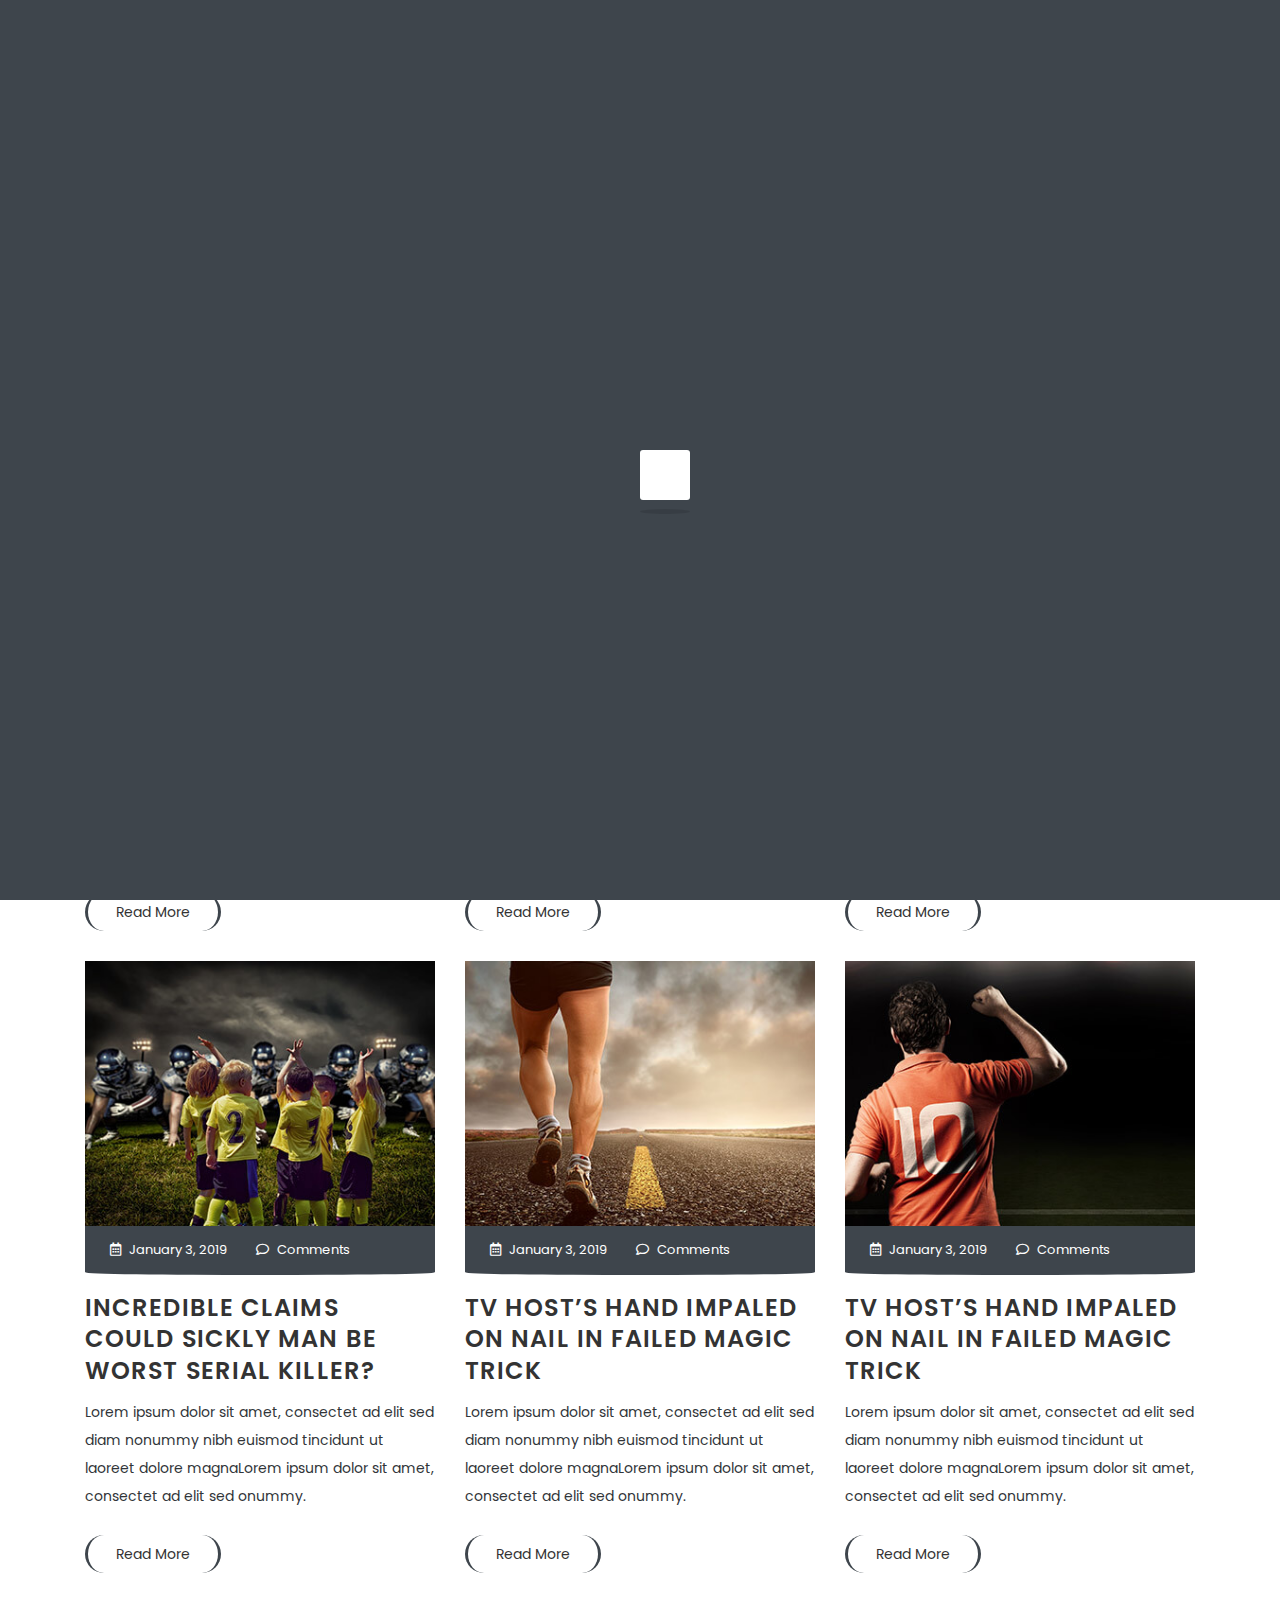
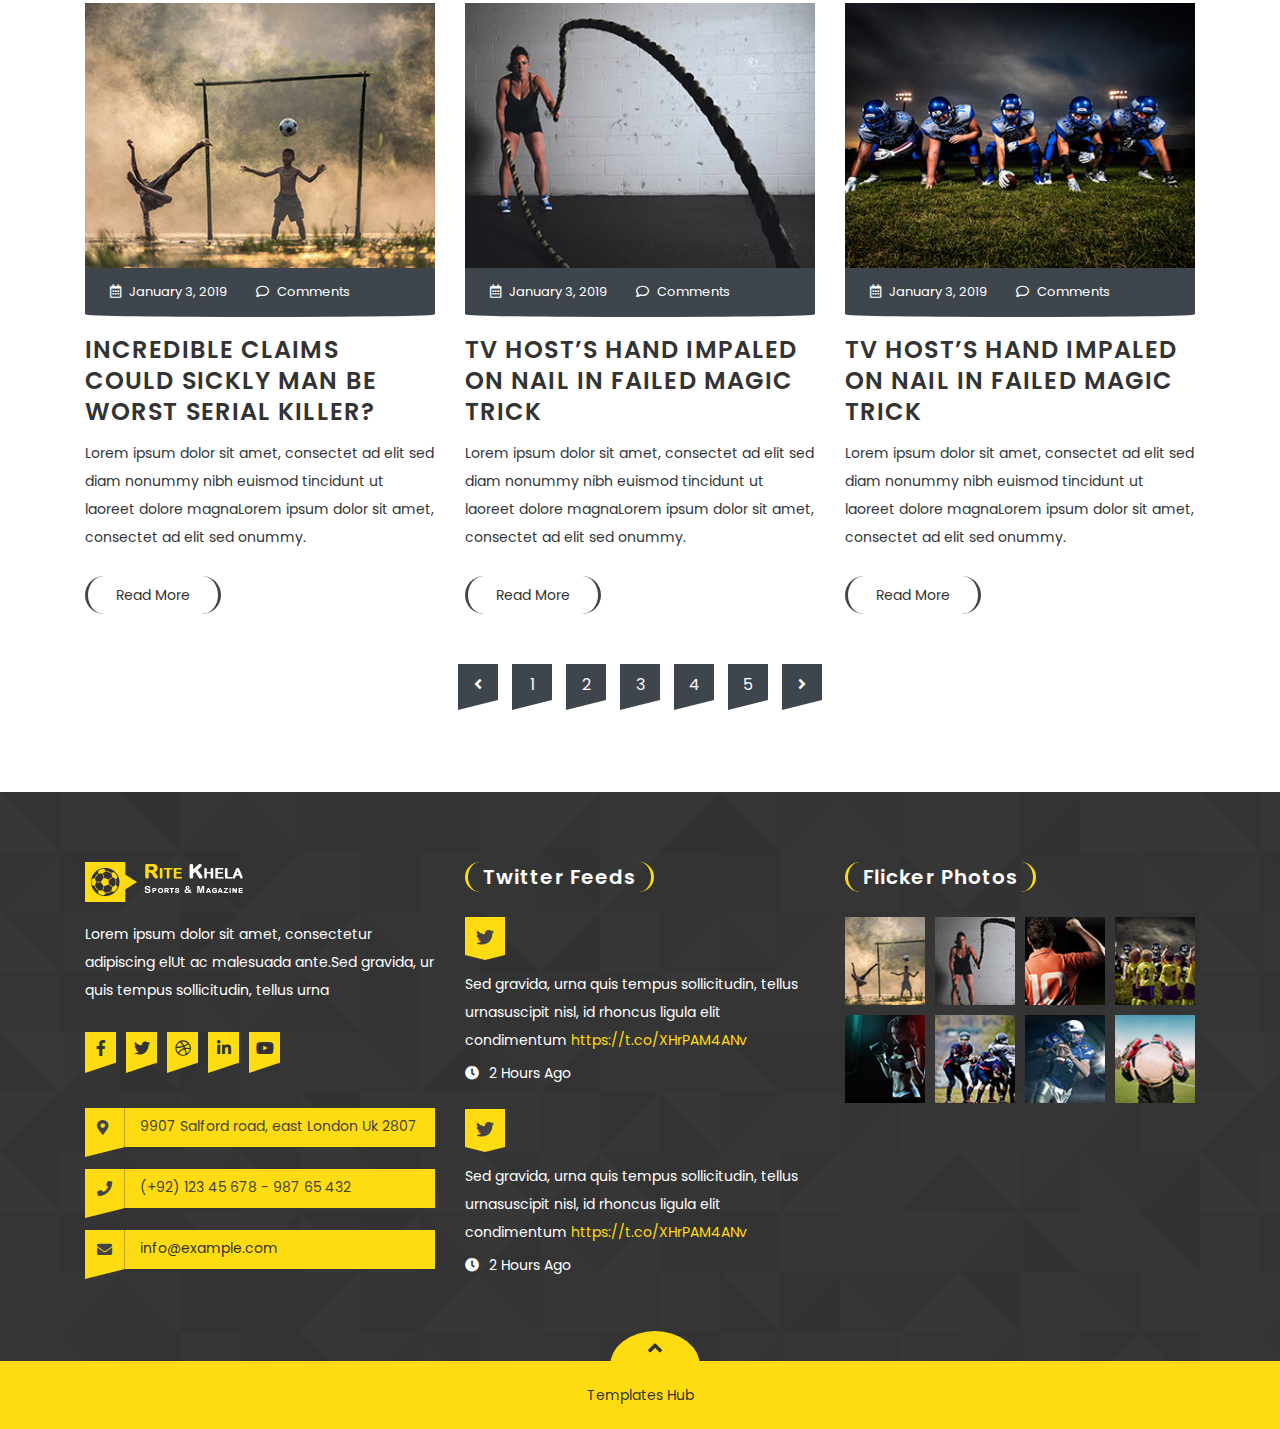
<file: All Source/Frontend/blog-grid.html>
<!doctype html>
<html lang="zxx">


<!-- blog-grid41:45-->
<head>

    <!-- meta tags -->
    <meta charset="utf-8">
    <meta http-equiv="X-UA-Compatible" content="IE=edge">
    <meta name="viewport" content="width=device-width, initial-scale=1">
    
    <title>Sports & Magazine Khela</title>

    <!-- CSS -->
    <link rel="stylesheet" href="css/bootstrap.css">
    <link rel="stylesheet" href="css/fontawesome-all.css">
    <link rel="stylesheet" href="css/slick-slider.css">
    <link rel="stylesheet" href="css/fancybox.css">
    <link rel="stylesheet" href="css/smartmenus.css">
    <link rel="stylesheet" href="style.css">
    <link rel="stylesheet" href="css/color.css">
    <link rel="stylesheet" href="css/responsive.css">

</head>

<body class="home">
    <div id="ritekhela-loader">
        <div id="ritekhela-loader-inner">
            <div id="ritekhela-shadow"></div>
            <div id="ritekhela-box"></div>
        </div>
    </div>

    <div class="ritekhela-wrapper">

        <!--// Header //-->
        <header id="ritekhela-header" class="ritekhela-header-one">
            
            <!--// TopStrip //-->
            <div class="ritekhela-topstrip">
                <div class="container">
                    <div class="row">
                        
                        <aside class="col-md-6">
                            <strong>Latest News :</strong>
                            <div class="ritekhela-latest-news-slider">
                                <div class="ritekhela-latest-news-slider-layer">Welcome visitor you can Login or Create an Account </div>
                                <div class="ritekhela-latest-news-slider-layer">While familiar with fellow European nation France Hareide. </div>
                            </div>
                        </aside>
                        <aside class="col-md-6">
                            <ul class="ritekhela-user-strip">
                                <li><a href="#"><i class="fa fa-globe-asia"></i> Support</a></li>
                                <li><a href="#"><i class="fa fa-dollar-sign"></i> Currency : USD</a></li>
                                <li><a href="#" data-toggle="modal" data-target="#ritekhelamodalcenter"><i class="fa fa-user-alt"></i> Login</a></li>
                                <li><a href="#" data-toggle="modal" data-target="#ritekhelamodalrg"><i class="fa fa-sign-in-alt"></i> Signup</a></li>
                            </ul>
                        </aside>

                    </div>
                </div>
            </div>
            <!--// TopStrip //-->
            
            <!--// Main Header //-->
            <div class="ritekhela-main-header">
                <div class="container">
                    <div class="row">
                        <div class="col-md-12">
                            <a href="index-2.html" class="ritekhela-logo"><img src="images/logo.png" alt=""></a>
                            <div class="ritekhela-right-section">
                                <div class="ritekhela-navigation">
                                    <span class="ritekhela-menu-link">
                                        <span class="menu-bar"></span>
                                        <span class="menu-bar"></span>
                                        <span class="menu-bar"></span>
                                    </span>
                                    <nav id="main-nav">
                                        <ul id="main-menu" class="sm sm-blue">
                                            <li class="active"><a href="index-2.html">Home</a></li>
                                            <li class="megamenu-wrap"><a href="#">Features</a>
                                                <ul class="ritekhela-megamenu">
                                                   <li class="row">
                                                      <div class="col-md-3">
                                                         <h4>Link 1</h4>
                                                         <div class="ritekhela-megalist">
                                                            <div class="list"><a href="all-fixture.html">All Matches</a></div>
                                                            <div class="list"><a href="fixture-list.html">Fixture List</a></div>
                                                            <div class="list"><a href="fixture-grid.html">Fixture Grid</a></div>
                                                            <div class="list"><a href="fullstanding.html">Full Standing</a></div>
                                                            <div class="list"><a href="fixture-detail.html">Fixture Detail</a></div>
                                                            <div class="list"><a href="gallery-classic.html">Gallery Classic 4Column</a></div>
                                                         </div>
                                                      </div>
                                                      <div class="col-md-3">
                                                         <h4>Link 2</h4>
                                                         <div class="ritekhela-megalist">
                                                            <div class="list"><a href="gallery-classic-3column.html">Gallery Classic 3Column</a></div>
                                                            <div class="list"><a href="gallery-simple.html">Gallery Simple 4Column</a></div>
                                                            <div class="list"><a href="gallery-simple-3column.html">Gallery Simple 3Column</a></div>
                                                            <div class="list"><a href="search-result.html">Search Result</a></div>
                                                            <div class="list"><a href="404.html">404 Page</a></div>
                                                            <div class="list"><a href="contact-us.html">Contact Us</a></div>
                                                         </div>
                                                      </div>
                                                      <div class="col-md-6 ritekhela-megamenu-thumb">
                                                         <img src="extra-images/megamenu-frame.jpg" alt="">
                                                      </div>
                                                   </li>
                                                </ul>
                                            </li>
                                            <li><a href="#">Players</a>
                                                <ul>
                                                    <li><a href="player-grid.html">Player Grid</a></li>
                                                    <li><a href="#">Player Medium</a>
                                                        <ul>
                                                            <li><a href="player-medium-wrsb.html">Player Medium W/R/S</a></li>
                                                            <li><a href="player-medium-wlsb.html">Player Medium W/L/S</a></li>
                                                            <li><a href="player-medium-full.html">Player Medium W/O/S</a></li>
                                                        </ul>
                                                    </li>
                                                    <li><a href="player-detail.html">Player Detail</a></li>
                                                </ul>
                                            </li>
                                            <li><a href="#">Our News</a>
                                                <ul>
                                                    <li><a href="#">Blog Grid</a>
                                                        <ul>
                                                            <li><a href="blog-grid.html">Blog Grid W/O/S</a></li>
                                                            <li><a href="blog-grid-wlsb.html">Blog Grid W/L/S</a></li>
                                                            <li><a href="blog-grid-wrsb.html">Blog Grid W/R/S</a></li>
                                                        </ul>
                                                    </li>
                                                    <li><a href="#">Blog Large</a>
                                                        <ul>
                                                            <li><a href="blog-large.html">Blog Large W/O/S</a></li>
                                                            <li><a href="blog-large-wlsb.html">Blog Large W/L/S</a></li>
                                                            <li><a href="blog-large-wrsb.html">Blog Large W/R/S</a></li>
                                                        </ul>
                                                    </li>
                                                    <li><a href="#">Blog Detail</a>
                                                        <ul>
                                                            <li><a href="blog-detail.html">Blog Detail W/Thumb</a></li>
                                                            <li><a href="blog-detail-waudio.html">Blog W/SounCloud</a></li>
                                                            <li><a href="blog-detail-wvideo.html">Blog Detail W/Video</a></li>
                                                        </ul>
                                                    </li>
                                                </ul>
                                            </li>
                                            <li><a href="#">Our Shop</a>
                                                <ul>
                                                    <li><a href="shop-grid.html">Shop Grid W/O/S</a></li>
                                                    <li><a href="shop-grid-wlsb.html">Shop Grid W/L/S</a></li>
                                                    <li><a href="shop-grid-wrsb.html">Shop Grid W/R/S</a></li>
                                                    <li><a href="shop-detail.html">Shop Detail</a></li>
                                                </ul>
                                            </li>
                                            <li><a href="contact-us.html">Contact Us</a></li>
                                        </ul>
                                    </nav>
                                </div>
                                <ul class="ritekhela-navsearch">
                                    <li><a href="#" class="ritekhela-open-cart"><i class="fab fa-opencart"></i></a>
                                        <div class="ritekhela-cart-box">
                                            <h2>You have 3 items in the cart</h2>
                                            <ul>
                                                <li>
                                                    <figure><a href="#"><img src="extra-images/cartbox-1.png" alt=""></a></figure>
                                                    <div class="ritekhela-cartbox-text">
                                                        <h6><a href="#">Key Management Model The 60+ Models</a></h6>
                                                        <div class="ritekhela-rating"><span class="ritekhela-rating-box half-width"></span></div>
                                                        <span class="ritekhela-cartbox-price ritekhela-color-two">$35.99 <small>$43.00</small></span>
                                                    </div>
                                                </li>
                                                <li>
                                                    <figure><a href="#"><img src="extra-images/cartbox-2.png" alt=""></a></figure>
                                                    <div class="ritekhela-cartbox-text">
                                                        <h6><a href="#">Pyramid Principle: Logic Writing &amp; Thinking</a></h6>
                                                        <div class="ritekhela-rating"><span class="ritekhela-rating-box half-width"></span></div>
                                                        <span class="ritekhela-cartbox-price ritekhela-color-two">$21.00</span>
                                                    </div>
                                                </li>
                                            </ul>
                                            <h5>Subtotal <span class="ritekhela-color-two">$1343</span></h5>
                                            <div class="ritekhela-cart-link"><a href="#" class="ritekhela-cartbox-btn">Go to Checkout</a></div>
                                        </div>
                                    </li>
                                    <li><a href="#" data-toggle="modal" data-target="#ritekhelamodalsearch"><i class="fa fa-search"></i></a></li>
                                </ul>
                            </div>
                        </div>
                    </div>
                </div>
            </div>
            <!--// Main Header //-->

        </header>
        <!--// Header //-->
        
        <!--// SubHeader //-->
        <div class="ritekhela-subheader">
            <div class="container">
                <div class="row">
                    <div class="col-md-12">
                        <h1>Blog Grid</h1>
                        <ul class="ritekhela-breadcrumb">
                            <li><a href="#">Home</a></li>
                            <li><a href="#">Blog</a></li>
                            <li>Blog Grid</li>
                        </ul>
                    </div>
                </div>
            </div>
        </div>
        <!--// SubHeader //-->

        <!--// Content //-->
        <div class="ritekhela-main-content">

            <!--// Main Section //-->
            <div class="ritekhela-main-section ritekhela-fixture-list-full">
                <div class="container">
                    <div class="row">
                        
                        <!--// Full Section //-->
                        <div class="col-md-12">
                            <!--// Blog //-->
                            <div class="ritekhela-blogs ritekhela-blog-view1">
                                <ul class="row">
                                    <li class="col-md-4">
                                        <figure><a href="#"><img src="extra-images/blog-view1-1.jpg" alt=""> <i class="fa fa-link"></i> </a></figure>
                                        <div class="ritekhela-blog-view1-text">
                                            <ul class="ritekhela-blog-options">
                                                <li><i class="far fa-calendar-alt"></i> January 3, 2019</li>
                                                <li><a href="#"><i class="far fa-comment"></i> Comments</a></li>
                                            </ul>
                                            <h2><a href="#">Incredible claims Could sickly man be worst serial killer?</a></h2>
                                            <p>Lorem ipsum dolor sit amet, consectet ad elit sed diam nonummy nibh euismod tincidunt ut laoreet dolore magnaLorem ipsum dolor sit amet, consectet ad elit sed onummy.</p>
                                            <a href="#" class="ritekhela-blog-view1-btn">Read More</a>
                                        </div>
                                    </li>
                                    <li class="col-md-4">
                                        <figure><a href="#"><img src="extra-images/blog-view1-2.jpg" alt=""> <i class="fa fa-link"></i> </a></figure>
                                        <div class="ritekhela-blog-view1-text">
                                            <ul class="ritekhela-blog-options">
                                                <li><i class="far fa-calendar-alt"></i> January 3, 2019</li>
                                                <li><a href="#"><i class="far fa-comment"></i> Comments</a></li>
                                            </ul>
                                            <h2><a href="#">TV host’s hand impaled on nail in failed magic trick</a></h2>
                                            <p>Lorem ipsum dolor sit amet, consectet ad elit sed diam nonummy nibh euismod tincidunt ut laoreet dolore magnaLorem ipsum dolor sit amet, consectet ad elit sed onummy.</p>
                                            <a href="#" class="ritekhela-blog-view1-btn">Read More</a>
                                        </div>
                                    </li>
                                    <li class="col-md-4">
                                        <figure><a href="#"><img src="extra-images/blog-view1-3.jpg" alt=""> <i class="fa fa-link"></i> </a></figure>
                                        <div class="ritekhela-blog-view1-text">
                                            <ul class="ritekhela-blog-options">
                                                <li><i class="far fa-calendar-alt"></i> January 3, 2019</li>
                                                <li><a href="#"><i class="far fa-comment"></i> Comments</a></li>
                                            </ul>
                                            <h2><a href="#">TV host’s hand impaled on nail in failed magic trick</a></h2>
                                            <p>Lorem ipsum dolor sit amet, consectet ad elit sed diam nonummy nibh euismod tincidunt ut laoreet dolore magnaLorem ipsum dolor sit amet, consectet ad elit sed onummy.</p>
                                            <a href="#" class="ritekhela-blog-view1-btn">Read More</a>
                                        </div>
                                    </li>
                                    <li class="col-md-4">
                                        <figure><a href="#"><img src="extra-images/blog-view1-4.jpg" alt=""> <i class="fa fa-link"></i> </a></figure>
                                        <div class="ritekhela-blog-view1-text">
                                            <ul class="ritekhela-blog-options">
                                                <li><i class="far fa-calendar-alt"></i> January 3, 2019</li>
                                                <li><a href="#"><i class="far fa-comment"></i> Comments</a></li>
                                            </ul>
                                            <h2><a href="#">Incredible claims Could sickly man be worst serial killer?</a></h2>
                                            <p>Lorem ipsum dolor sit amet, consectet ad elit sed diam nonummy nibh euismod tincidunt ut laoreet dolore magnaLorem ipsum dolor sit amet, consectet ad elit sed onummy.</p>
                                            <a href="#" class="ritekhela-blog-view1-btn">Read More</a>
                                        </div>
                                    </li>
                                    <li class="col-md-4">
                                        <figure><a href="#"><img src="extra-images/blog-view1-5.jpg" alt=""> <i class="fa fa-link"></i> </a></figure>
                                        <div class="ritekhela-blog-view1-text">
                                            <ul class="ritekhela-blog-options">
                                                <li><i class="far fa-calendar-alt"></i> January 3, 2019</li>
                                                <li><a href="#"><i class="far fa-comment"></i> Comments</a></li>
                                            </ul>
                                            <h2><a href="#">TV host’s hand impaled on nail in failed magic trick</a></h2>
                                            <p>Lorem ipsum dolor sit amet, consectet ad elit sed diam nonummy nibh euismod tincidunt ut laoreet dolore magnaLorem ipsum dolor sit amet, consectet ad elit sed onummy.</p>
                                            <a href="#" class="ritekhela-blog-view1-btn">Read More</a>
                                        </div>
                                    </li>
                                    <li class="col-md-4">
                                        <figure><a href="#"><img src="extra-images/blog-view1-6.jpg" alt=""> <i class="fa fa-link"></i> </a></figure>
                                        <div class="ritekhela-blog-view1-text">
                                            <ul class="ritekhela-blog-options">
                                                <li><i class="far fa-calendar-alt"></i> January 3, 2019</li>
                                                <li><a href="#"><i class="far fa-comment"></i> Comments</a></li>
                                            </ul>
                                            <h2><a href="#">TV host’s hand impaled on nail in failed magic trick</a></h2>
                                            <p>Lorem ipsum dolor sit amet, consectet ad elit sed diam nonummy nibh euismod tincidunt ut laoreet dolore magnaLorem ipsum dolor sit amet, consectet ad elit sed onummy.</p>
                                            <a href="#" class="ritekhela-blog-view1-btn">Read More</a>
                                        </div>
                                    </li>
                                    <li class="col-md-4">
                                        <figure><a href="#"><img src="extra-images/blog-view1-1.jpg" alt=""> <i class="fa fa-link"></i> </a></figure>
                                        <div class="ritekhela-blog-view1-text">
                                            <ul class="ritekhela-blog-options">
                                                <li><i class="far fa-calendar-alt"></i> January 3, 2019</li>
                                                <li><a href="#"><i class="far fa-comment"></i> Comments</a></li>
                                            </ul>
                                            <h2><a href="#">Incredible claims Could sickly man be worst serial killer?</a></h2>
                                            <p>Lorem ipsum dolor sit amet, consectet ad elit sed diam nonummy nibh euismod tincidunt ut laoreet dolore magnaLorem ipsum dolor sit amet, consectet ad elit sed onummy.</p>
                                            <a href="#" class="ritekhela-blog-view1-btn">Read More</a>
                                        </div>
                                    </li>
                                    <li class="col-md-4">
                                        <figure><a href="#"><img src="extra-images/blog-view1-2.jpg" alt=""> <i class="fa fa-link"></i> </a></figure>
                                        <div class="ritekhela-blog-view1-text">
                                            <ul class="ritekhela-blog-options">
                                                <li><i class="far fa-calendar-alt"></i> January 3, 2019</li>
                                                <li><a href="#"><i class="far fa-comment"></i> Comments</a></li>
                                            </ul>
                                            <h2><a href="#">TV host’s hand impaled on nail in failed magic trick</a></h2>
                                            <p>Lorem ipsum dolor sit amet, consectet ad elit sed diam nonummy nibh euismod tincidunt ut laoreet dolore magnaLorem ipsum dolor sit amet, consectet ad elit sed onummy.</p>
                                            <a href="#" class="ritekhela-blog-view1-btn">Read More</a>
                                        </div>
                                    </li>
                                    <li class="col-md-4">
                                        <figure><a href="#"><img src="extra-images/blog-view1-3.jpg" alt=""> <i class="fa fa-link"></i> </a></figure>
                                        <div class="ritekhela-blog-view1-text">
                                            <ul class="ritekhela-blog-options">
                                                <li><i class="far fa-calendar-alt"></i> January 3, 2019</li>
                                                <li><a href="#"><i class="far fa-comment"></i> Comments</a></li>
                                            </ul>
                                            <h2><a href="#">TV host’s hand impaled on nail in failed magic trick</a></h2>
                                            <p>Lorem ipsum dolor sit amet, consectet ad elit sed diam nonummy nibh euismod tincidunt ut laoreet dolore magnaLorem ipsum dolor sit amet, consectet ad elit sed onummy.</p>
                                            <a href="#" class="ritekhela-blog-view1-btn">Read More</a>
                                        </div>
                                    </li>
                                </ul>
                            </div>
                            <!--// Blog //-->
                            <!--// Pagination //-->
                            <div class="ritekhela-pagination">
                                <ul>
                                    <li><a href="#"><i class="fa fa-angle-left"></i></a></li>
                                    <li><a href="#">1</a></li>
                                    <li><a href="#">2</a></li>
                                    <li><a href="#">3</a></li>
                                    <li><a href="#">4</a></li>
                                    <li><a href="#">5</a></li>
                                    <li><a href="#"><i class="fa fa-angle-right"></i></a></li>
                                </ul>
                            </div>
                            <!--// Pagination //-->
                        </div>
                        <!--// Full Section //-->

                    </div>
                </div>
            </div>
            <!--// Main Section //-->

        </div>
        <!--// Content //-->

        <!--// Footer //-->
        <footer id="ritekhela-footer" class="ritekhela-footer-one">

            <!--// Footer Widget //-->
            <div class="ritekhela-footer-widget">
                <div class="container">
                    <div class="row">
                        <aside class="widget col-md-4 widget_about_info">
                            <a href="index-2.html"><img src="images/logo.png" alt=""></a>
                            <p>Lorem ipsum dolor sit amet, consectetur adipiscing elUt ac malesuada ante.Sed gravida, ur quis tempus sollicitudin, tellus urna</p>
                            <div class="widget_about_info_social">
                                <a href="#" class="fab fa-facebook-f"></a>
                                <a href="#" class="fab fa-twitter"></a>
                                <a href="#" class="fab fa-dribbble"></a>
                                <a href="#" class="fab fa-linkedin-in"></a>
                                <a href="#" class="fab fa-youtube"></a>
                            </div>
                            <ul>
                                <li><i class="fa fa-map-marker-alt"></i> 9907 Salford road, east London Uk 2807</li>
                                <li><i class="fa fa-phone"></i> (+92) 123 45 678 - 987 65 432</li>
                                <li><i class="fa fa-envelope"></i> <a href="#">info@example.com</a></li>
                            </ul>
                        </aside>
                        <aside class="widget col-md-4 widget_twitter_feeds">
                            <div class="footer_widget_title"> <h2>Twitter Feeds</h2> </div>
                            <ul>
                                <li>
                                    <i class="fab fa-twitter"></i>
                                    <p>Sed gravida, urna quis tempus sollicitudin, tellus urnasuscipit nisl, id rhoncus ligula elit condimentum <a href="index-2.html" class="ritekhela-color">https://t.co/XHrPAM4ANv</a></p>
                                    <time datetime="2008-02-14 20:00"><i class="fa fa-clock"></i> 2 Hours Ago</time>
                                </li>
                                <li>
                                    <i class="fab fa-twitter"></i>
                                    <p>Sed gravida, urna quis tempus sollicitudin, tellus urnasuscipit nisl, id rhoncus ligula elit condimentum <a href="index-2.html" class="ritekhela-color">https://t.co/XHrPAM4ANv</a></p>
                                    <time datetime="2008-02-14 20:00"><i class="fa fa-clock"></i> 2 Hours Ago</time>
                                </li>
                            </ul>
                        </aside>
                        <aside class="widget col-md-4 widget_gallery">
                            <div class="footer_widget_title"> <h2>Flicker Photos</h2> </div>
                            <ul>
                                <li><a data-fancybox-group="group" href="extra-images/widget-gallery-1.jpg" class="fancybox"><img src="extra-images/widget-gallery-1.jpg" alt=""></a></li>
                                <li><a data-fancybox-group="group" href="extra-images/widget-gallery-1.jpg" class="fancybox"><img src="extra-images/widget-gallery-2.jpg" alt=""></a></li>
                                <li><a data-fancybox-group="group" href="extra-images/widget-gallery-1.jpg" class="fancybox"><img src="extra-images/widget-gallery-3.jpg" alt=""></a></li>
                                <li><a data-fancybox-group="group" href="extra-images/widget-gallery-1.jpg" class="fancybox"><img src="extra-images/widget-gallery-4.jpg" alt=""></a></li>
                                <li><a data-fancybox-group="group" href="extra-images/widget-gallery-1.jpg" class="fancybox"><img src="extra-images/widget-gallery-5.jpg" alt=""></a></li>
                                <li><a data-fancybox-group="group" href="extra-images/widget-gallery-1.jpg" class="fancybox"><img src="extra-images/widget-gallery-6.jpg" alt=""></a></li>
                                <li><a data-fancybox-group="group" href="extra-images/widget-gallery-1.jpg" class="fancybox"><img src="extra-images/widget-gallery-7.jpg" alt=""></a></li>
                                <li><a data-fancybox-group="group" href="extra-images/widget-gallery-1.jpg" class="fancybox"><img src="extra-images/widget-gallery-8.jpg" alt=""></a></li>
                            </ul>
                        </aside>
                    </div>
                </div>
            </div>
            <!--// Footer Widget //-->

            <!--// Footer CopyRight //-->
            <div class="ritekhela-copyright">
                <div class="container">
                    <div class="row">
                        <div class="col-md-12">
                            <p><a href="https://www.templateshub.net" target="_blank">Templates Hub</a></p>
                            <a href="#" class="ritekhela-back-top"><i class="fa fa-angle-up"></i></a>
                        </div>
                    </div>
                </div>
            </div>
            <!--// Footer CopyRight //-->

        </footer>
        <!--// Footer //-->

    </div>


    <!--// Login ModalBox //-->
    <div class="loginmodalbox modal fade" id="ritekhelamodalcenter" tabindex="-1">
       <div class="modal-dialog modal-dialog-centered" role="document">
          <div class="modal-content">
             <div class="modal-body ritekhela-bgcolor-two">
                <h5 class="modal-title">Login To Your Account</h5>
                <a href="#" class="close ritekhela-bgcolor-two" data-dismiss="modal" aria-label="Close">
                    <i class="fa fa-times"></i>
                </a>
                <form class="loginmodalbox-search">
                    <input type="text" value="Enter User Name" onblur="if(this.value == '') { this.value ='Enter User Name'; }" onfocus="if(this.value =='Enter User Name') { this.value = ''; }">
                    <input type="text" value="Type Here Password" onblur="if(this.value == '') { this.value ='Type Here Password'; }" onfocus="if(this.value =='Type Here Password') { this.value = ''; }">
                    <input type="submit" value="Login Now" class="ritekhela-bgcolor">
                    <a href="#" class="loginmodalbox-forget">Forget Password?</a>
                </form>
                <div class="ritekhela-loginbox-social">
                    <ul>
                        <li><a href="#"><i class="fab fa-facebook-f"></i> Facebook</a></li>
                        <li class="twitter"><a href="#"><i class="fab fa-twitter"></i> Twitter</a></li>
                        <li class="linkedin"><a href="#"><i class="fab fa-linkedin-in"></i> Linkedin</a></li>
                        <li class="dribbble"><a href="#"><i class="fab fa-dribbble"></i> Dribbble</a></li>
                    </ul>
                </div>
             </div>
          </div>
       </div>
    </div>

    <!--// Login ModalBox //-->
    <div class="loginmodalbox modal fade" id="ritekhelamodalrg" tabindex="-1">
       <div class="modal-dialog modal-dialog-centered" role="document">
          <div class="modal-content">
             <div class="modal-body ritekhela-bgcolor-two">
                <h5 class="modal-title">Sign Up Now</h5>
                <a href="#" class="close ritekhela-bgcolor-two" data-dismiss="modal" aria-label="Close">
                    <i class="fa fa-times"></i>
                </a>
                <form class="loginmodalbox-search">
                    <input type="text" value="Enter User Name" onblur="if(this.value == '') { this.value ='Enter User Name'; }" onfocus="if(this.value =='Enter User Name') { this.value = ''; }">
                    <input type="text" value="Type Your Password" onblur="if(this.value == '') { this.value ='Type Your Password'; }" onfocus="if(this.value =='Type Your Password') { this.value = ''; }">
                    <input type="text" value="Confirm your password" onblur="if(this.value == '') { this.value ='Confirm your password'; }" onfocus="if(this.value =='Confirm your password') { this.value = ''; }">
                    <input type="submit" value="Sign Up" class="ritekhela-bgcolor">
                    <a href="#" class="loginmodalbox-forget">Forget Password?</a>
                </form>
                <div class="ritekhela-loginbox-social">
                    <ul>
                        <li><a href="#"><i class="fab fa-facebook-f"></i> Facebook</a></li>
                        <li class="twitter"><a href="#"><i class="fab fa-twitter"></i> Twitter</a></li>
                        <li class="linkedin"><a href="#"><i class="fab fa-linkedin-in"></i> Linkedin</a></li>
                        <li class="dribbble"><a href="#"><i class="fab fa-dribbble"></i> Dribbble</a></li>
                    </ul>
                </div>
             </div>
          </div>
       </div>
    </div>

    <!--// Search ModalBox //-->
    <div class="loginmodalbox modal fade" id="ritekhelamodalsearch" tabindex="-1">
       <div class="modal-dialog modal-dialog-centered" role="document">
          <div class="modal-content">
             <div class="modal-body ritekhela-bgcolor-two">
                <h5 class="modal-title">Search Here</h5>
                <a href="#" class="close ritekhela-bgcolor-two" data-dismiss="modal" aria-label="Close">
                    <i class="fa fa-times"></i>
                </a>
                <form>
                    <input type="text" value="Search Here Now" onblur="if(this.value == '') { this.value ='Search Here Now'; }" onfocus="if(this.value =='Search Here Now') { this.value = ''; }">
                    <input type="submit" value="Search Now" class="ritekhela-bgcolor">
                </form>
             </div>
          </div>
       </div>
    </div>


    <!-- jQuery -->
    <script src="script/jquery.js"></script>
    <script src="script/popper.min.js"></script>
    <script src="script/bootstrap.min.js"></script>
    <script src="script/slick.slider.min.js"></script>
    <script src="script/fancybox.min.js"></script>
    <script src="script/isotope.min.js"></script>
    <script src="script/smartmenus.min.js"></script>
    <script src="script/progressbar.js"></script>
    <script src="script/jquery.countdown.min.js"></script>
    <script src="script/functions.js"></script>
</body>


<!-- blog-grid41:49-->
</html>
</file>
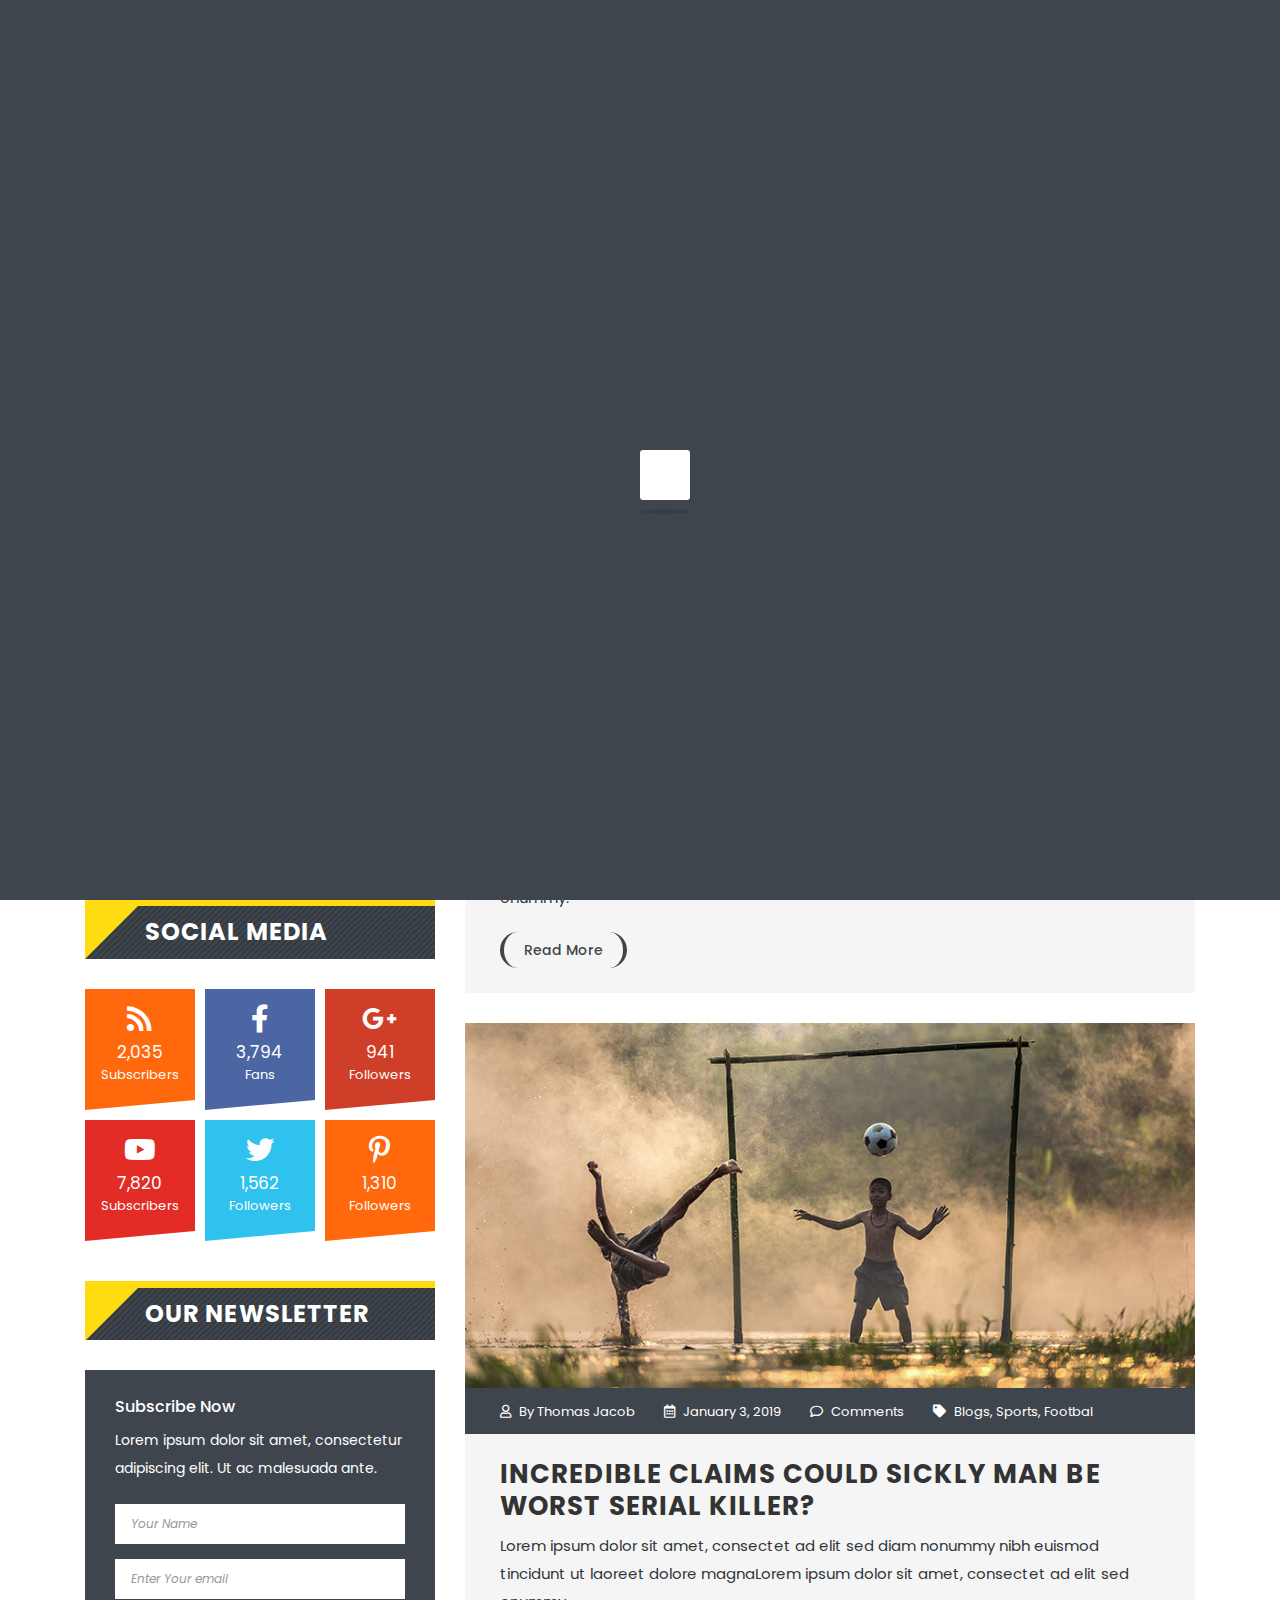
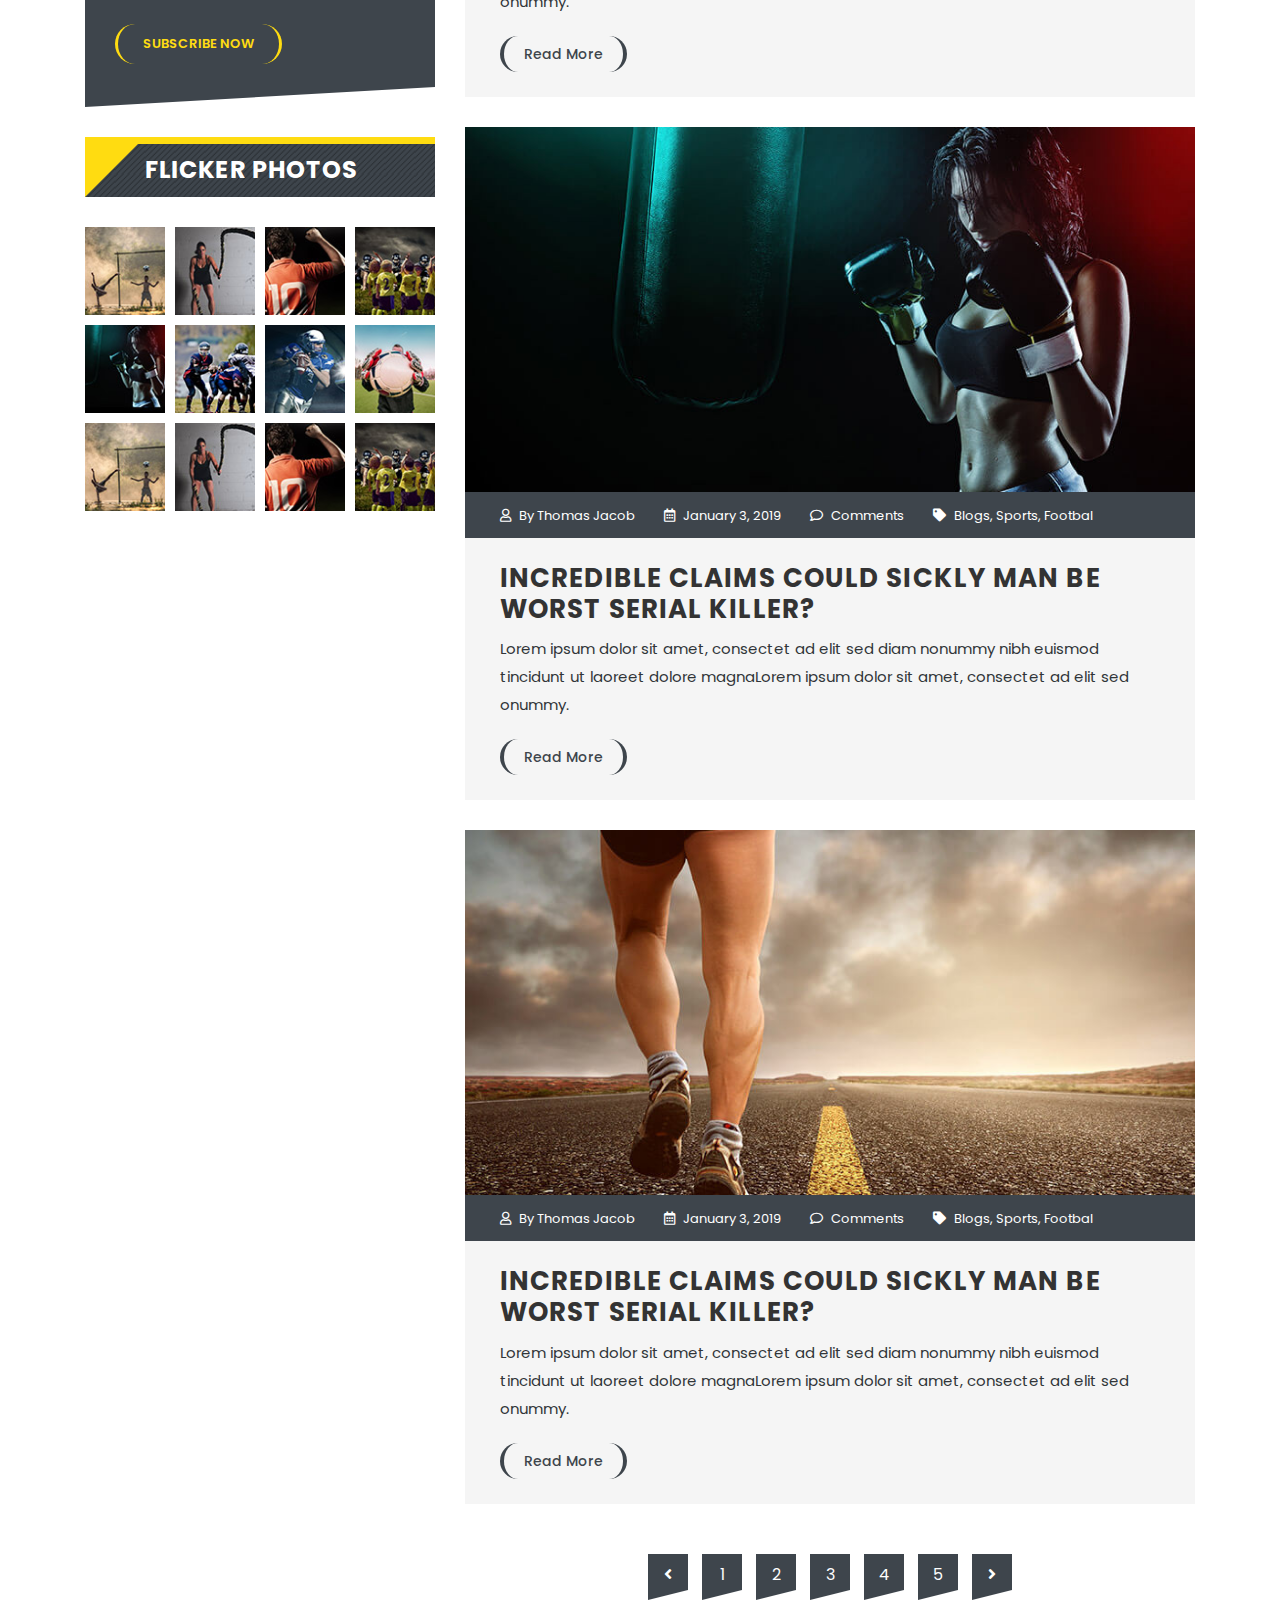
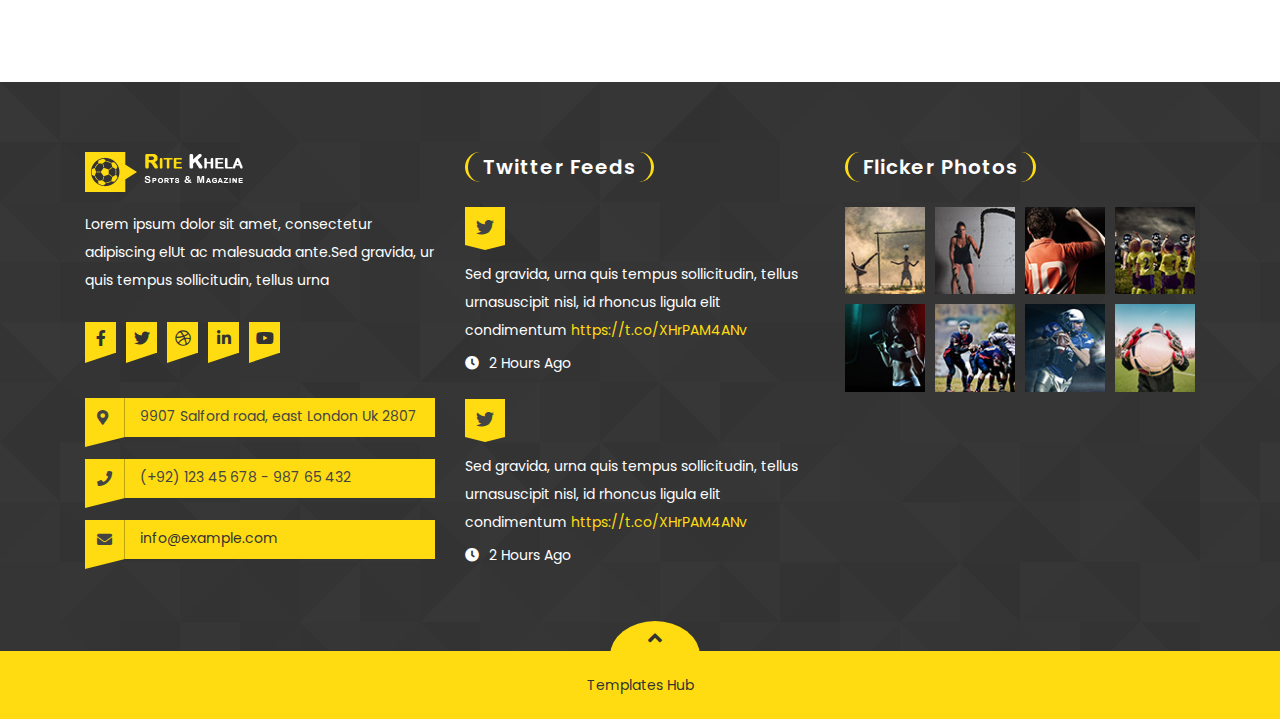
<file: All Source/Frontend/blog-large-wlsb.html>
<!doctype html>
<html lang="zxx">


<!-- blog-large-wlsb42:00-->
<head>

    <!-- meta tags -->
    <meta charset="utf-8">
    <meta http-equiv="X-UA-Compatible" content="IE=edge">
    <meta name="viewport" content="width=device-width, initial-scale=1">
    
    <title>Sports & Magazine Khela</title>

    <!-- CSS -->
    <link rel="stylesheet" href="css/bootstrap.css">
    <link rel="stylesheet" href="css/fontawesome-all.css">
    <link rel="stylesheet" href="css/slick-slider.css">
    <link rel="stylesheet" href="css/fancybox.css">
    <link rel="stylesheet" href="css/smartmenus.css">
    <link rel="stylesheet" href="style.css">
    <link rel="stylesheet" href="css/color.css">
    <link rel="stylesheet" href="css/responsive.css">

</head>

<body class="home">
    <div id="ritekhela-loader">
        <div id="ritekhela-loader-inner">
            <div id="ritekhela-shadow"></div>
            <div id="ritekhela-box"></div>
        </div>
    </div>

    <div class="ritekhela-wrapper">

        <!--// Header //-->
        <header id="ritekhela-header" class="ritekhela-header-one">
            
            <!--// TopStrip //-->
            <div class="ritekhela-topstrip">
                <div class="container">
                    <div class="row">
                        
                        <aside class="col-md-6">
                            <strong>Latest News :</strong>
                            <div class="ritekhela-latest-news-slider">
                                <div class="ritekhela-latest-news-slider-layer">Welcome visitor you can Login or Create an Account </div>
                                <div class="ritekhela-latest-news-slider-layer">While familiar with fellow European nation France Hareide. </div>
                            </div>
                        </aside>
                        <aside class="col-md-6">
                            <ul class="ritekhela-user-strip">
                                <li><a href="#"><i class="fa fa-globe-asia"></i> Support</a></li>
                                <li><a href="#"><i class="fa fa-dollar-sign"></i> Currency : USD</a></li>
                                <li><a href="#" data-toggle="modal" data-target="#ritekhelamodalcenter"><i class="fa fa-user-alt"></i> Login</a></li>
                                <li><a href="#" data-toggle="modal" data-target="#ritekhelamodalrg"><i class="fa fa-sign-in-alt"></i> Signup</a></li>
                            </ul>
                        </aside>

                    </div>
                </div>
            </div>
            <!--// TopStrip //-->
            
            <!--// Main Header //-->
            <div class="ritekhela-main-header">
                <div class="container">
                    <div class="row">
                        <div class="col-md-12">
                            <a href="index-2.html" class="ritekhela-logo"><img src="images/logo.png" alt=""></a>
                            <div class="ritekhela-right-section">
                                <div class="ritekhela-navigation">
                                    <span class="ritekhela-menu-link">
                                        <span class="menu-bar"></span>
                                        <span class="menu-bar"></span>
                                        <span class="menu-bar"></span>
                                    </span>
                                    <nav id="main-nav">
                                        <ul id="main-menu" class="sm sm-blue">
                                            <li class="active"><a href="index-2.html">Home</a></li>
                                            <li class="megamenu-wrap"><a href="#">Features</a>
                                                <ul class="ritekhela-megamenu">
                                                   <li class="row">
                                                      <div class="col-md-3">
                                                         <h4>Link 1</h4>
                                                         <div class="ritekhela-megalist">
                                                            <div class="list"><a href="all-fixture.html">All Matches</a></div>
                                                            <div class="list"><a href="fixture-list.html">Fixture List</a></div>
                                                            <div class="list"><a href="fixture-grid.html">Fixture Grid</a></div>
                                                            <div class="list"><a href="fullstanding.html">Full Standing</a></div>
                                                            <div class="list"><a href="fixture-detail.html">Fixture Detail</a></div>
                                                            <div class="list"><a href="gallery-classic.html">Gallery Classic 4Column</a></div>
                                                         </div>
                                                      </div>
                                                      <div class="col-md-3">
                                                         <h4>Link 2</h4>
                                                         <div class="ritekhela-megalist">
                                                            <div class="list"><a href="gallery-classic-3column.html">Gallery Classic 3Column</a></div>
                                                            <div class="list"><a href="gallery-simple.html">Gallery Simple 4Column</a></div>
                                                            <div class="list"><a href="gallery-simple-3column.html">Gallery Simple 3Column</a></div>
                                                            <div class="list"><a href="search-result.html">Search Result</a></div>
                                                            <div class="list"><a href="404.html">404 Page</a></div>
                                                            <div class="list"><a href="contact-us.html">Contact Us</a></div>
                                                         </div>
                                                      </div>
                                                      <div class="col-md-6 ritekhela-megamenu-thumb">
                                                         <img src="extra-images/megamenu-frame.jpg" alt="">
                                                      </div>
                                                   </li>
                                                </ul>
                                            </li>
                                            <li><a href="#">Players</a>
                                                <ul>
                                                    <li><a href="player-grid.html">Player Grid</a></li>
                                                    <li><a href="#">Player Medium</a>
                                                        <ul>
                                                            <li><a href="player-medium-wrsb.html">Player Medium W/R/S</a></li>
                                                            <li><a href="player-medium-wlsb.html">Player Medium W/L/S</a></li>
                                                            <li><a href="player-medium-full.html">Player Medium W/O/S</a></li>
                                                        </ul>
                                                    </li>
                                                    <li><a href="player-detail.html">Player Detail</a></li>
                                                </ul>
                                            </li>
                                            <li><a href="#">Our News</a>
                                                <ul>
                                                    <li><a href="#">Blog Grid</a>
                                                        <ul>
                                                            <li><a href="blog-grid.html">Blog Grid W/O/S</a></li>
                                                            <li><a href="blog-grid-wlsb.html">Blog Grid W/L/S</a></li>
                                                            <li><a href="blog-grid-wrsb.html">Blog Grid W/R/S</a></li>
                                                        </ul>
                                                    </li>
                                                    <li><a href="#">Blog Large</a>
                                                        <ul>
                                                            <li><a href="blog-large.html">Blog Large W/O/S</a></li>
                                                            <li><a href="blog-large-wlsb.html">Blog Large W/L/S</a></li>
                                                            <li><a href="blog-large-wrsb.html">Blog Large W/R/S</a></li>
                                                        </ul>
                                                    </li>
                                                    <li><a href="#">Blog Detail</a>
                                                        <ul>
                                                            <li><a href="blog-detail.html">Blog Detail W/Thumb</a></li>
                                                            <li><a href="blog-detail-waudio.html">Blog W/SounCloud</a></li>
                                                            <li><a href="blog-detail-wvideo.html">Blog Detail W/Video</a></li>
                                                        </ul>
                                                    </li>
                                                </ul>
                                            </li>
                                            <li><a href="#">Our Shop</a>
                                                <ul>
                                                    <li><a href="shop-grid.html">Shop Grid W/O/S</a></li>
                                                    <li><a href="shop-grid-wlsb.html">Shop Grid W/L/S</a></li>
                                                    <li><a href="shop-grid-wrsb.html">Shop Grid W/R/S</a></li>
                                                    <li><a href="shop-detail.html">Shop Detail</a></li>
                                                </ul>
                                            </li>
                                            <li><a href="contact-us.html">Contact Us</a></li>
                                        </ul>
                                    </nav>
                                </div>
                                <ul class="ritekhela-navsearch">
                                    <li><a href="#" class="ritekhela-open-cart"><i class="fab fa-opencart"></i></a>
                                        <div class="ritekhela-cart-box">
                                            <h2>You have 3 items in the cart</h2>
                                            <ul>
                                                <li>
                                                    <figure><a href="#"><img src="extra-images/cartbox-1.png" alt=""></a></figure>
                                                    <div class="ritekhela-cartbox-text">
                                                        <h6><a href="#">Key Management Model The 60+ Models</a></h6>
                                                        <div class="ritekhela-rating"><span class="ritekhela-rating-box half-width"></span></div>
                                                        <span class="ritekhela-cartbox-price ritekhela-color-two">$35.99 <small>$43.00</small></span>
                                                    </div>
                                                </li>
                                                <li>
                                                    <figure><a href="#"><img src="extra-images/cartbox-2.png" alt=""></a></figure>
                                                    <div class="ritekhela-cartbox-text">
                                                        <h6><a href="#">Pyramid Principle: Logic Writing &amp; Thinking</a></h6>
                                                        <div class="ritekhela-rating"><span class="ritekhela-rating-box half-width"></span></div>
                                                        <span class="ritekhela-cartbox-price ritekhela-color-two">$21.00</span>
                                                    </div>
                                                </li>
                                            </ul>
                                            <h5>Subtotal <span class="ritekhela-color-two">$1343</span></h5>
                                            <div class="ritekhela-cart-link"><a href="#" class="ritekhela-cartbox-btn">Go to Checkout</a></div>
                                        </div>
                                    </li>
                                    <li><a href="#" data-toggle="modal" data-target="#ritekhelamodalsearch"><i class="fa fa-search"></i></a></li>
                                </ul>
                            </div>
                        </div>
                    </div>
                </div>
            </div>
            <!--// Main Header //-->

        </header>
        <!--// Header //-->
        
        <!--// SubHeader //-->
        <div class="ritekhela-subheader">
            <div class="container">
                <div class="row">
                    <div class="col-md-12">
                        <h1>Blog Large W Left Sidebar</h1>
                        <ul class="ritekhela-breadcrumb">
                            <li><a href="#">Home</a></li>
                            <li><a href="#">Blog</a></li>
                            <li>Blog Large</li>
                        </ul>
                    </div>
                </div>
            </div>
        </div>
        <!--// SubHeader //-->

        <!--// Content //-->
        <div class="ritekhela-main-content">

            <!--// Main Section //-->
            <div class="ritekhela-main-section ritekhela-fixture-list-full">
                <div class="container">
                    <div class="row">
                        
                        <!--// SideBaar //-->
                        <aside class="col-md-4">
                            
                            <!--// Widget Popular News //-->
                            <div class="widget widget_categories">
                                <div class="ritekhela-fancy-title-two">
                                    <h2>categories</h2>
                                </div>
                                <ul>
                                    <li><a href="#">Boxing</a> 03</li>
                                    <li><a href="#">Championship</a> 05</li>
                                    <li><a href="#">Cycling</a> 03</li>
                                    <li><a href="#">Football</a> 19</li>
                                    <li><a href="#">NFL</a> 02</li>
                                    <li><a href="#">Golf</a> 11</li>
                                    <li><a href="#">Premier League</a> 12</li>
                                    <li><a href="#">Tennis</a> 04</li>
                                    <li><a href="#">Super Ball</a> 03</li>
                                </ul>
                            </div>
                            <!--// Widget Popular News //-->

                            <!--// Widget Social Media //-->
                            <div class="widget widget_social_media">
                                <div class="ritekhela-fancy-title-two">
                                    <h2>Social Media</h2>
                                </div>
                                <ul>
                                    <li>
                                        <a href="#" class="rss">
                                            <i class="fa fa-rss"></i>
                                            <span>2,035</span>
                                            <small>Subscribers</small>
                                        </a>
                                    </li>
                                    <li>
                                        <a href="#" class="fb">
                                            <i class="fab fa-facebook-f"></i>
                                            <span>3,794</span>
                                            <small>Fans</small>
                                        </a>
                                    </li>
                                    <li>
                                        <a href="#" class="g_plus">
                                            <i class="fab fa-google-plus-g"></i>
                                            <span>941</span>
                                            <small>Followers</small>
                                        </a>
                                    </li>
                                    <li>
                                        <a href="#" class="you_tube">
                                            <i class="fab fa-youtube"></i>
                                            <span>7,820</span>
                                            <small>Subscribers</small>
                                        </a>
                                    </li>
                                    <li>
                                        <a href="#" class="twitter">
                                            <i class="fab fa-twitter"></i>
                                            <span>1,562</span>
                                            <small>Followers</small>
                                        </a>
                                    </li>
                                    <li>
                                        <a href="#" class="pint">
                                            <i class="fab fa-pinterest-p"></i>
                                            <span>1,310</span>
                                            <small>Followers</small>
                                        </a>
                                    </li>
                                </ul>
                            </div>
                            <!--// Widget Social Media //-->

                            <!--// Widget Newsletter //-->
                            <div class="widget widget_newsletter">
                                <div class="ritekhela-fancy-title-two">
                                    <h2>Our Newsletter</h2>
                                </div>
                                <form>
                                    <label>Subscribe Now</label>
                                    <p>Lorem ipsum dolor sit amet, consectetur adipiscing elit. Ut ac malesuada ante.</p>
                                    <input type="text" value="Your Name" onblur="if(this.value == '') { this.value ='Your Name'; }" onfocus="if(this.value =='Your Name') { this.value = ''; }">
                                    <input type="text" value="Enter Your email" onblur="if(this.value == '') { this.value ='Enter Your email'; }" onfocus="if(this.value =='Enter Your email') { this.value = ''; }">
                                    <input type="submit" value="Subscribe Now">
                                </form>
                            </div>
                            <!--// Widget Newsletter //-->
                            
                            <!--// Widget Gallery //-->
                            <div class="widget widget_gallery">
                                <div class="ritekhela-fancy-title-two">
                                    <h2>Flicker Photos</h2>
                                </div>
                                <ul>
                                    <li><a data-fancybox-group="group" href="extra-images/widget-gallery-1.jpg" class="fancybox"><img src="extra-images/widget-gallery-1.jpg" alt=""></a></li>
                                    <li><a data-fancybox-group="group" href="extra-images/widget-gallery-1.jpg" class="fancybox"><img src="extra-images/widget-gallery-2.jpg" alt=""></a></li>
                                    <li><a data-fancybox-group="group" href="extra-images/widget-gallery-1.jpg" class="fancybox"><img src="extra-images/widget-gallery-3.jpg" alt=""></a></li>
                                    <li><a data-fancybox-group="group" href="extra-images/widget-gallery-1.jpg" class="fancybox"><img src="extra-images/widget-gallery-4.jpg" alt=""></a></li>
                                    <li><a data-fancybox-group="group" href="extra-images/widget-gallery-1.jpg" class="fancybox"><img src="extra-images/widget-gallery-5.jpg" alt=""></a></li>
                                    <li><a data-fancybox-group="group" href="extra-images/widget-gallery-1.jpg" class="fancybox"><img src="extra-images/widget-gallery-6.jpg" alt=""></a></li>
                                    <li><a data-fancybox-group="group" href="extra-images/widget-gallery-1.jpg" class="fancybox"><img src="extra-images/widget-gallery-7.jpg" alt=""></a></li>
                                    <li><a data-fancybox-group="group" href="extra-images/widget-gallery-1.jpg" class="fancybox"><img src="extra-images/widget-gallery-8.jpg" alt=""></a></li>
                                    <li><a data-fancybox-group="group" href="extra-images/widget-gallery-1.jpg" class="fancybox"><img src="extra-images/widget-gallery-1.jpg" alt=""></a></li>
                                    <li><a data-fancybox-group="group" href="extra-images/widget-gallery-1.jpg" class="fancybox"><img src="extra-images/widget-gallery-2.jpg" alt=""></a></li>
                                    <li><a data-fancybox-group="group" href="extra-images/widget-gallery-1.jpg" class="fancybox"><img src="extra-images/widget-gallery-3.jpg" alt=""></a></li>
                                    <li><a data-fancybox-group="group" href="extra-images/widget-gallery-1.jpg" class="fancybox"><img src="extra-images/widget-gallery-4.jpg" alt=""></a></li>
                                </ul>
                            </div>
                            <!--// Widget Gallery //-->

                        </aside>
                        <!--// SideBaar //-->

                        <!--// Full Section //-->
                        <div class="col-md-8">
                            <!--// Blog //-->
                            <div class="ritekhela-blogs ritekhela-blog-view4">
                                <ul class="row">
                                    <li class="col-md-12">
                                        <figure><a href="#"><img src="extra-images/blog-large-1.jpg" alt=""> <i class="fa fa-link"></i> </a></figure>
                                        <ul class="ritekhela-blog-options">
                                            <li><a href="#"><i class="far fa-user"></i> By Thomas Jacob</a></li>
                                            <li><i class="far fa-calendar-alt"></i> January 3, 2019</li>
                                            <li><a href="#"><i class="far fa-comment"></i> Comments</a></li>
                                            <li><a href="#"><i class="fa fa-tag"></i> Blogs,</a> <a href="#">Sports,</a> <a href="#">Footbal</a> </li>
                                        </ul>
                                        <div class="ritekhela-blog-view4-text">
                                            <h2><a href="#">Incredible claims Could sickly man be worst serial killer?</a></h2>
                                            <p>Lorem ipsum dolor sit amet, consectet ad elit sed diam nonummy nibh euismod tincidunt ut laoreet dolore magnaLorem ipsum dolor sit amet, consectet ad elit sed onummy.</p>
                                            <a href="#" class="ritekhela-blog-view4-btn">Read More</a>
                                        </div>
                                    </li>
                                    <li class="col-md-12">
                                        <figure><a href="#"><img src="extra-images/blog-large-2.jpg" alt=""> <i class="fa fa-link"></i> </a></figure>
                                        <ul class="ritekhela-blog-options">
                                            <li><a href="#"><i class="far fa-user"></i> By Thomas Jacob</a></li>
                                            <li><i class="far fa-calendar-alt"></i> January 3, 2019</li>
                                            <li><a href="#"><i class="far fa-comment"></i> Comments</a></li>
                                            <li><a href="#"><i class="fa fa-tag"></i> Blogs,</a> <a href="#">Sports,</a> <a href="#">Footbal</a> </li>
                                        </ul>
                                        <div class="ritekhela-blog-view4-text">
                                            <h2><a href="#">Incredible claims Could sickly man be worst serial killer?</a></h2>
                                            <p>Lorem ipsum dolor sit amet, consectet ad elit sed diam nonummy nibh euismod tincidunt ut laoreet dolore magnaLorem ipsum dolor sit amet, consectet ad elit sed onummy.</p>
                                            <a href="#" class="ritekhela-blog-view4-btn">Read More</a>
                                        </div>
                                    </li>
                                    <li class="col-md-12">
                                        <figure><a href="#"><img src="extra-images/blog-large-3.jpg" alt=""> <i class="fa fa-link"></i> </a></figure>
                                        <ul class="ritekhela-blog-options">
                                            <li><a href="#"><i class="far fa-user"></i> By Thomas Jacob</a></li>
                                            <li><i class="far fa-calendar-alt"></i> January 3, 2019</li>
                                            <li><a href="#"><i class="far fa-comment"></i> Comments</a></li>
                                            <li><a href="#"><i class="fa fa-tag"></i> Blogs,</a> <a href="#">Sports,</a> <a href="#">Footbal</a> </li>
                                        </ul>
                                        <div class="ritekhela-blog-view4-text">
                                            <h2><a href="#">Incredible claims Could sickly man be worst serial killer?</a></h2>
                                            <p>Lorem ipsum dolor sit amet, consectet ad elit sed diam nonummy nibh euismod tincidunt ut laoreet dolore magnaLorem ipsum dolor sit amet, consectet ad elit sed onummy.</p>
                                            <a href="#" class="ritekhela-blog-view4-btn">Read More</a>
                                        </div>
                                    </li>
                                    <li class="col-md-12">
                                        <figure><a href="#"><img src="extra-images/blog-large-4.jpg" alt=""> <i class="fa fa-link"></i> </a></figure>
                                        <ul class="ritekhela-blog-options">
                                            <li><a href="#"><i class="far fa-user"></i> By Thomas Jacob</a></li>
                                            <li><i class="far fa-calendar-alt"></i> January 3, 2019</li>
                                            <li><a href="#"><i class="far fa-comment"></i> Comments</a></li>
                                            <li><a href="#"><i class="fa fa-tag"></i> Blogs,</a> <a href="#">Sports,</a> <a href="#">Footbal</a> </li>
                                        </ul>
                                        <div class="ritekhela-blog-view4-text">
                                            <h2><a href="#">Incredible claims Could sickly man be worst serial killer?</a></h2>
                                            <p>Lorem ipsum dolor sit amet, consectet ad elit sed diam nonummy nibh euismod tincidunt ut laoreet dolore magnaLorem ipsum dolor sit amet, consectet ad elit sed onummy.</p>
                                            <a href="#" class="ritekhela-blog-view4-btn">Read More</a>
                                        </div>
                                    </li>
                                </ul>
                            </div>
                            <!--// Blog //-->
                            <!--// Pagination //-->
                            <div class="ritekhela-pagination">
                                <ul>
                                    <li><a href="#"><i class="fa fa-angle-left"></i></a></li>
                                    <li><a href="#">1</a></li>
                                    <li><a href="#">2</a></li>
                                    <li><a href="#">3</a></li>
                                    <li><a href="#">4</a></li>
                                    <li><a href="#">5</a></li>
                                    <li><a href="#"><i class="fa fa-angle-right"></i></a></li>
                                </ul>
                            </div>
                            <!--// Pagination //-->
                        </div>
                        <!--// Full Section //-->

                    </div>
                </div>
            </div>
            <!--// Main Section //-->

        </div>
        <!--// Content //-->

        <!--// Footer //-->
        <footer id="ritekhela-footer" class="ritekhela-footer-one">

            <!--// Footer Widget //-->
            <div class="ritekhela-footer-widget">
                <div class="container">
                    <div class="row">
                        <aside class="widget col-md-4 widget_about_info">
                            <a href="index-2.html"><img src="images/logo.png" alt=""></a>
                            <p>Lorem ipsum dolor sit amet, consectetur adipiscing elUt ac malesuada ante.Sed gravida, ur quis tempus sollicitudin, tellus urna</p>
                            <div class="widget_about_info_social">
                                <a href="#" class="fab fa-facebook-f"></a>
                                <a href="#" class="fab fa-twitter"></a>
                                <a href="#" class="fab fa-dribbble"></a>
                                <a href="#" class="fab fa-linkedin-in"></a>
                                <a href="#" class="fab fa-youtube"></a>
                            </div>
                            <ul>
                                <li><i class="fa fa-map-marker-alt"></i> 9907 Salford road, east London Uk 2807</li>
                                <li><i class="fa fa-phone"></i> (+92) 123 45 678 - 987 65 432</li>
                                <li><i class="fa fa-envelope"></i> <a href="#">info@example.com</a></li>
                            </ul>
                        </aside>
                        <aside class="widget col-md-4 widget_twitter_feeds">
                            <div class="footer_widget_title"> <h2>Twitter Feeds</h2> </div>
                            <ul>
                                <li>
                                    <i class="fab fa-twitter"></i>
                                    <p>Sed gravida, urna quis tempus sollicitudin, tellus urnasuscipit nisl, id rhoncus ligula elit condimentum <a href="index-2.html" class="ritekhela-color">https://t.co/XHrPAM4ANv</a></p>
                                    <time datetime="2008-02-14 20:00"><i class="fa fa-clock"></i> 2 Hours Ago</time>
                                </li>
                                <li>
                                    <i class="fab fa-twitter"></i>
                                    <p>Sed gravida, urna quis tempus sollicitudin, tellus urnasuscipit nisl, id rhoncus ligula elit condimentum <a href="index-2.html" class="ritekhela-color">https://t.co/XHrPAM4ANv</a></p>
                                    <time datetime="2008-02-14 20:00"><i class="fa fa-clock"></i> 2 Hours Ago</time>
                                </li>
                            </ul>
                        </aside>
                        <aside class="widget col-md-4 widget_gallery">
                            <div class="footer_widget_title"> <h2>Flicker Photos</h2> </div>
                            <ul>
                                <li><a data-fancybox-group="group" href="extra-images/widget-gallery-1.jpg" class="fancybox"><img src="extra-images/widget-gallery-1.jpg" alt=""></a></li>
                                <li><a data-fancybox-group="group" href="extra-images/widget-gallery-1.jpg" class="fancybox"><img src="extra-images/widget-gallery-2.jpg" alt=""></a></li>
                                <li><a data-fancybox-group="group" href="extra-images/widget-gallery-1.jpg" class="fancybox"><img src="extra-images/widget-gallery-3.jpg" alt=""></a></li>
                                <li><a data-fancybox-group="group" href="extra-images/widget-gallery-1.jpg" class="fancybox"><img src="extra-images/widget-gallery-4.jpg" alt=""></a></li>
                                <li><a data-fancybox-group="group" href="extra-images/widget-gallery-1.jpg" class="fancybox"><img src="extra-images/widget-gallery-5.jpg" alt=""></a></li>
                                <li><a data-fancybox-group="group" href="extra-images/widget-gallery-1.jpg" class="fancybox"><img src="extra-images/widget-gallery-6.jpg" alt=""></a></li>
                                <li><a data-fancybox-group="group" href="extra-images/widget-gallery-1.jpg" class="fancybox"><img src="extra-images/widget-gallery-7.jpg" alt=""></a></li>
                                <li><a data-fancybox-group="group" href="extra-images/widget-gallery-1.jpg" class="fancybox"><img src="extra-images/widget-gallery-8.jpg" alt=""></a></li>
                            </ul>
                        </aside>
                    </div>
                </div>
            </div>
            <!--// Footer Widget //-->

            <!--// Footer CopyRight //-->
            <div class="ritekhela-copyright">
                <div class="container">
                    <div class="row">
                        <div class="col-md-12">
                            <p><a href="https://www.templateshub.net" target="_blank">Templates Hub</a></p>
                            <a href="#" class="ritekhela-back-top"><i class="fa fa-angle-up"></i></a>
                        </div>
                    </div>
                </div>
            </div>
            <!--// Footer CopyRight //-->

        </footer>
        <!--// Footer //-->

    </div>


    <!--// Login ModalBox //-->
    <div class="loginmodalbox modal fade" id="ritekhelamodalcenter" tabindex="-1">
       <div class="modal-dialog modal-dialog-centered" role="document">
          <div class="modal-content">
             <div class="modal-body ritekhela-bgcolor-two">
                <h5 class="modal-title">Login To Your Account</h5>
                <a href="#" class="close ritekhela-bgcolor-two" data-dismiss="modal" aria-label="Close">
                    <i class="fa fa-times"></i>
                </a>
                <form class="loginmodalbox-search">
                    <input type="text" value="Enter User Name" onblur="if(this.value == '') { this.value ='Enter User Name'; }" onfocus="if(this.value =='Enter User Name') { this.value = ''; }">
                    <input type="text" value="Type Here Password" onblur="if(this.value == '') { this.value ='Type Here Password'; }" onfocus="if(this.value =='Type Here Password') { this.value = ''; }">
                    <input type="submit" value="Login Now" class="ritekhela-bgcolor">
                    <a href="#" class="loginmodalbox-forget">Forget Password?</a>
                </form>
                <div class="ritekhela-loginbox-social">
                    <ul>
                        <li><a href="#"><i class="fab fa-facebook-f"></i> Facebook</a></li>
                        <li class="twitter"><a href="#"><i class="fab fa-twitter"></i> Twitter</a></li>
                        <li class="linkedin"><a href="#"><i class="fab fa-linkedin-in"></i> Linkedin</a></li>
                        <li class="dribbble"><a href="#"><i class="fab fa-dribbble"></i> Dribbble</a></li>
                    </ul>
                </div>
             </div>
          </div>
       </div>
    </div>

    <!--// Login ModalBox //-->
    <div class="loginmodalbox modal fade" id="ritekhelamodalrg" tabindex="-1">
       <div class="modal-dialog modal-dialog-centered" role="document">
          <div class="modal-content">
             <div class="modal-body ritekhela-bgcolor-two">
                <h5 class="modal-title">Sign Up Now</h5>
                <a href="#" class="close ritekhela-bgcolor-two" data-dismiss="modal" aria-label="Close">
                    <i class="fa fa-times"></i>
                </a>
                <form class="loginmodalbox-search">
                    <input type="text" value="Enter User Name" onblur="if(this.value == '') { this.value ='Enter User Name'; }" onfocus="if(this.value =='Enter User Name') { this.value = ''; }">
                    <input type="text" value="Type Your Password" onblur="if(this.value == '') { this.value ='Type Your Password'; }" onfocus="if(this.value =='Type Your Password') { this.value = ''; }">
                    <input type="text" value="Confirm your password" onblur="if(this.value == '') { this.value ='Confirm your password'; }" onfocus="if(this.value =='Confirm your password') { this.value = ''; }">
                    <input type="submit" value="Sign Up" class="ritekhela-bgcolor">
                    <a href="#" class="loginmodalbox-forget">Forget Password?</a>
                </form>
                <div class="ritekhela-loginbox-social">
                    <ul>
                        <li><a href="#"><i class="fab fa-facebook-f"></i> Facebook</a></li>
                        <li class="twitter"><a href="#"><i class="fab fa-twitter"></i> Twitter</a></li>
                        <li class="linkedin"><a href="#"><i class="fab fa-linkedin-in"></i> Linkedin</a></li>
                        <li class="dribbble"><a href="#"><i class="fab fa-dribbble"></i> Dribbble</a></li>
                    </ul>
                </div>
             </div>
          </div>
       </div>
    </div>

    <!--// Search ModalBox //-->
    <div class="loginmodalbox modal fade" id="ritekhelamodalsearch" tabindex="-1">
       <div class="modal-dialog modal-dialog-centered" role="document">
          <div class="modal-content">
             <div class="modal-body ritekhela-bgcolor-two">
                <h5 class="modal-title">Search Here</h5>
                <a href="#" class="close ritekhela-bgcolor-two" data-dismiss="modal" aria-label="Close">
                    <i class="fa fa-times"></i>
                </a>
                <form>
                    <input type="text" value="Search Here Now" onblur="if(this.value == '') { this.value ='Search Here Now'; }" onfocus="if(this.value =='Search Here Now') { this.value = ''; }">
                    <input type="submit" value="Search Now" class="ritekhela-bgcolor">
                </form>
             </div>
          </div>
       </div>
    </div>


    <!-- jQuery -->
    <script src="script/jquery.js"></script>
    <script src="script/popper.min.js"></script>
    <script src="script/bootstrap.min.js"></script>
    <script src="script/slick.slider.min.js"></script>
    <script src="script/fancybox.min.js"></script>
    <script src="script/isotope.min.js"></script>
    <script src="script/smartmenus.min.js"></script>
    <script src="script/progressbar.js"></script>
    <script src="script/jquery.countdown.min.js"></script>
    <script src="script/functions.js"></script>
</body>


<!-- blog-large-wlsb42:00-->
</html>
</file>
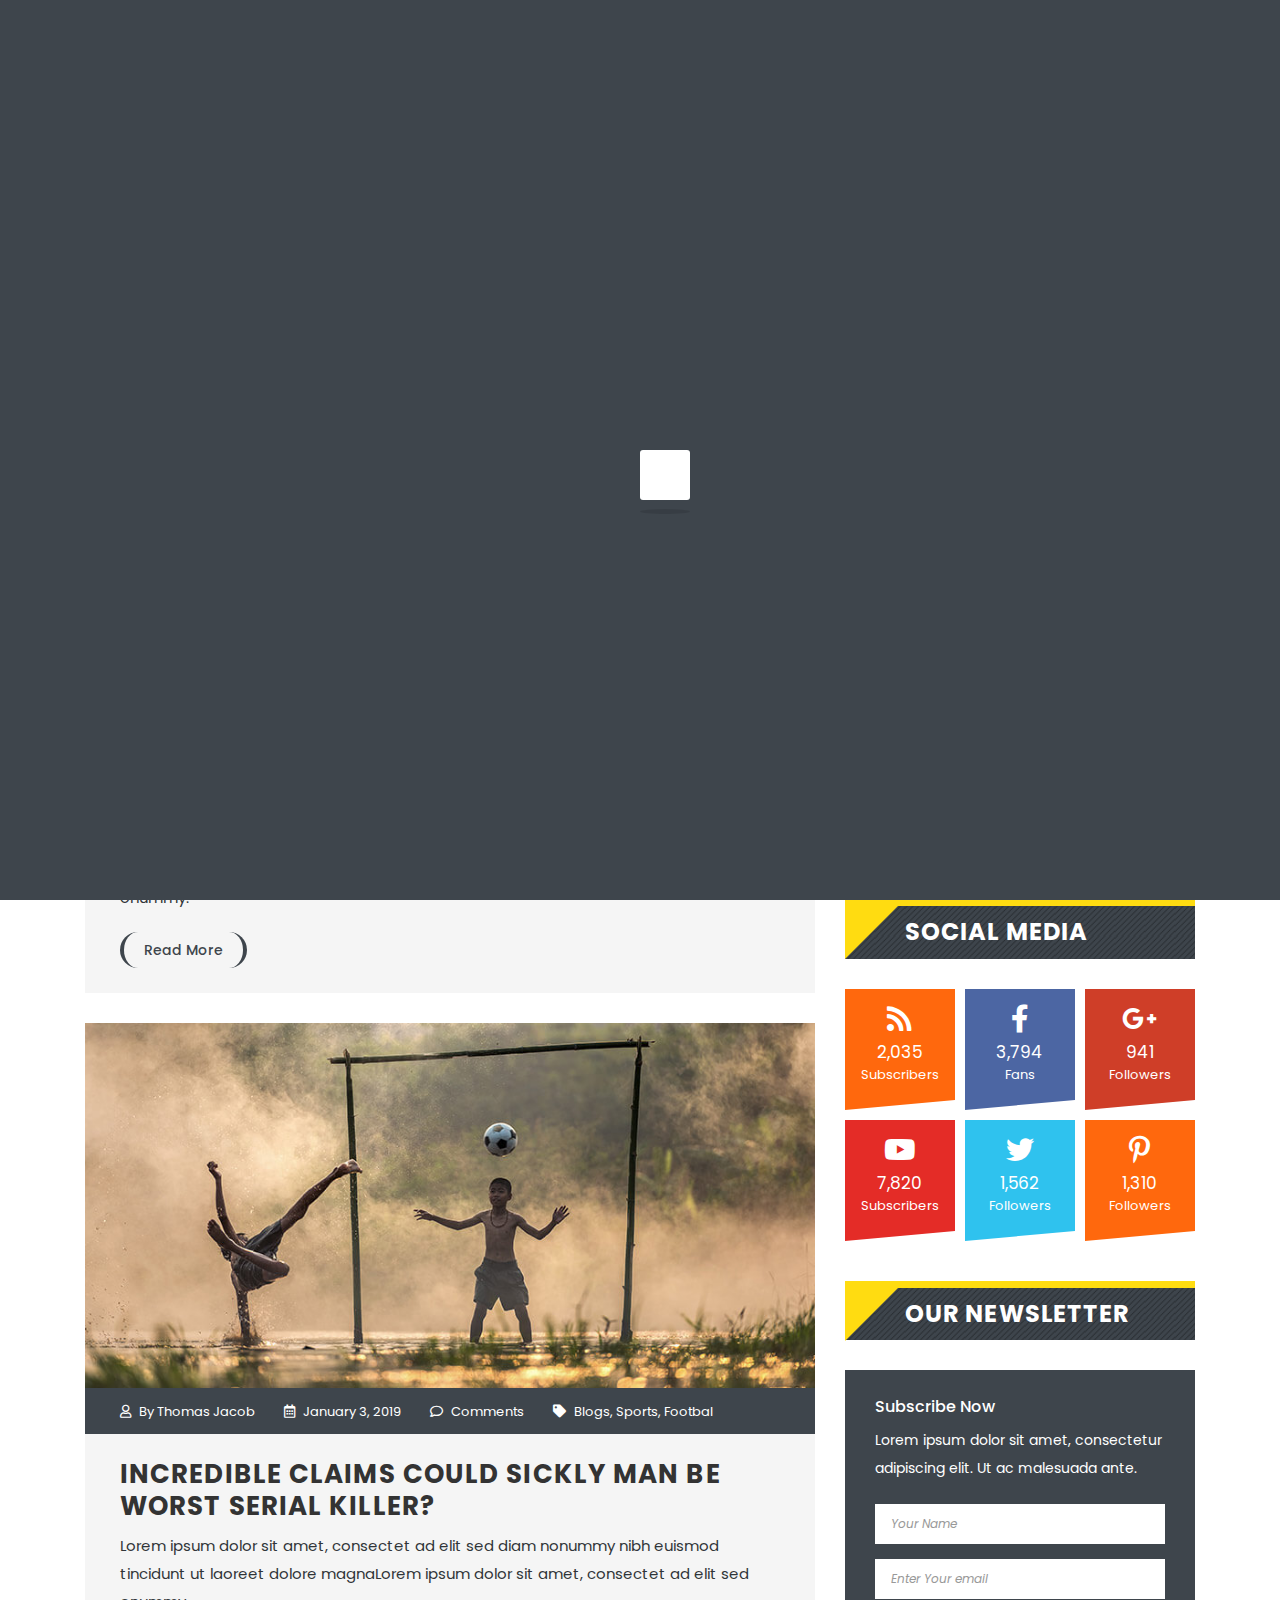
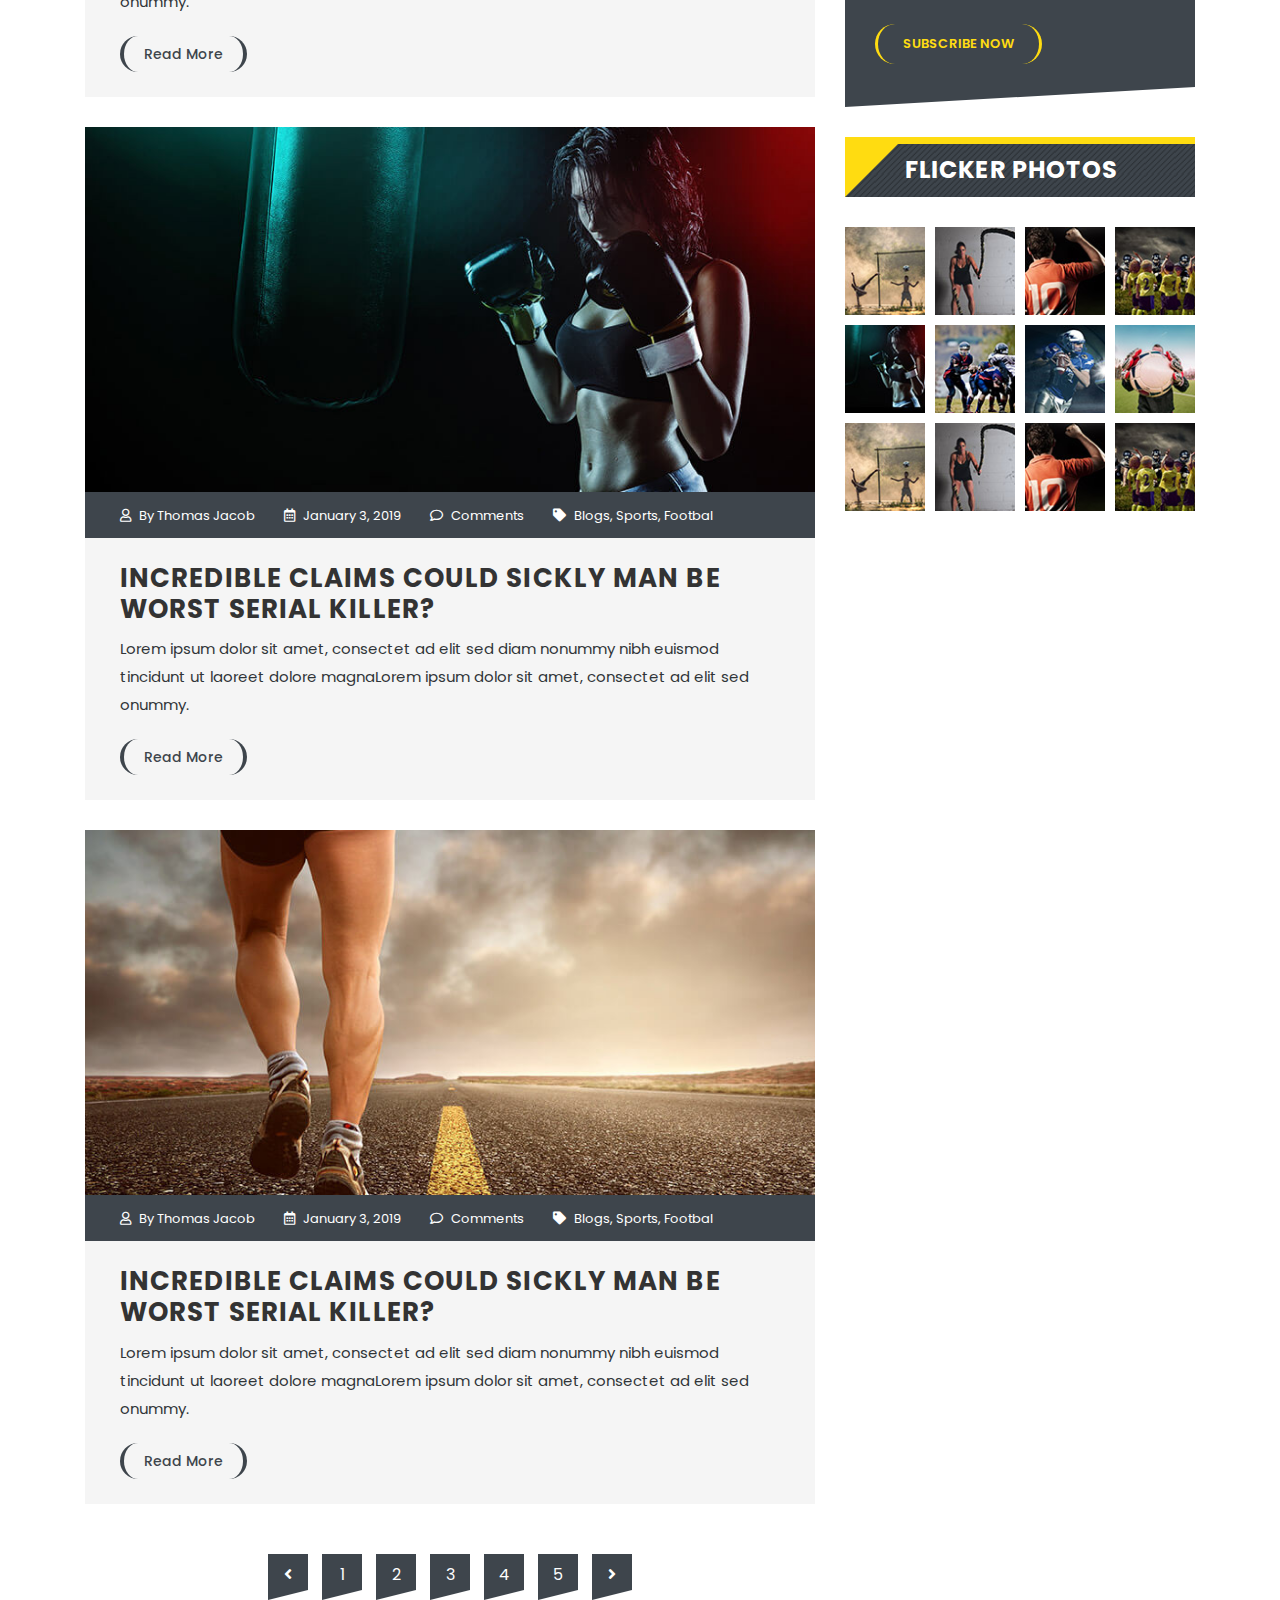
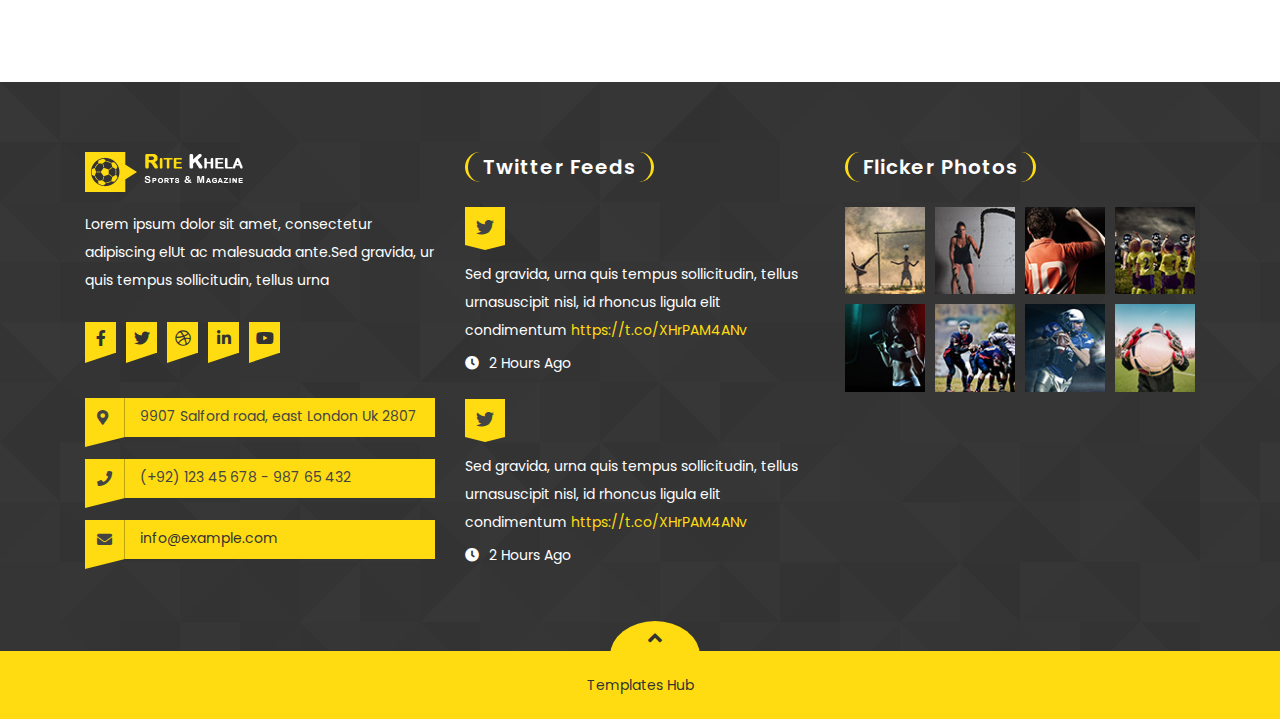
<file: All Source/Frontend/blog-large-wrsb.html>
<!doctype html>
<html lang="zxx">


<!-- blog-large-wrsb42:00-->
<head>

    <!-- meta tags -->
    <meta charset="utf-8">
    <meta http-equiv="X-UA-Compatible" content="IE=edge">
    <meta name="viewport" content="width=device-width, initial-scale=1">
    
    <title>Sports & Magazine Khela</title>

    <!-- CSS -->
    <link rel="stylesheet" href="css/bootstrap.css">
    <link rel="stylesheet" href="css/fontawesome-all.css">
    <link rel="stylesheet" href="css/slick-slider.css">
    <link rel="stylesheet" href="css/fancybox.css">
    <link rel="stylesheet" href="css/smartmenus.css">
    <link rel="stylesheet" href="style.css">
    <link rel="stylesheet" href="css/color.css">
    <link rel="stylesheet" href="css/responsive.css">

</head>

<body class="home">
    <div id="ritekhela-loader">
        <div id="ritekhela-loader-inner">
            <div id="ritekhela-shadow"></div>
            <div id="ritekhela-box"></div>
        </div>
    </div>

    <div class="ritekhela-wrapper">

        <!--// Header //-->
        <header id="ritekhela-header" class="ritekhela-header-one">
            
            <!--// TopStrip //-->
            <div class="ritekhela-topstrip">
                <div class="container">
                    <div class="row">
                        
                        <aside class="col-md-6">
                            <strong>Latest News :</strong>
                            <div class="ritekhela-latest-news-slider">
                                <div class="ritekhela-latest-news-slider-layer">Welcome visitor you can Login or Create an Account </div>
                                <div class="ritekhela-latest-news-slider-layer">While familiar with fellow European nation France Hareide. </div>
                            </div>
                        </aside>
                        <aside class="col-md-6">
                            <ul class="ritekhela-user-strip">
                                <li><a href="#"><i class="fa fa-globe-asia"></i> Support</a></li>
                                <li><a href="#"><i class="fa fa-dollar-sign"></i> Currency : USD</a></li>
                                <li><a href="#" data-toggle="modal" data-target="#ritekhelamodalcenter"><i class="fa fa-user-alt"></i> Login</a></li>
                                <li><a href="#" data-toggle="modal" data-target="#ritekhelamodalrg"><i class="fa fa-sign-in-alt"></i> Signup</a></li>
                            </ul>
                        </aside>

                    </div>
                </div>
            </div>
            <!--// TopStrip //-->
            
            <!--// Main Header //-->
            <div class="ritekhela-main-header">
                <div class="container">
                    <div class="row">
                        <div class="col-md-12">
                            <a href="index-2.html" class="ritekhela-logo"><img src="images/logo.png" alt=""></a>
                            <div class="ritekhela-right-section">
                                <div class="ritekhela-navigation">
                                    <span class="ritekhela-menu-link">
                                        <span class="menu-bar"></span>
                                        <span class="menu-bar"></span>
                                        <span class="menu-bar"></span>
                                    </span>
                                    <nav id="main-nav">
                                        <ul id="main-menu" class="sm sm-blue">
                                            <li class="active"><a href="index-2.html">Home</a></li>
                                            <li class="megamenu-wrap"><a href="#">Features</a>
                                                <ul class="ritekhela-megamenu">
                                                   <li class="row">
                                                      <div class="col-md-3">
                                                         <h4>Link 1</h4>
                                                         <div class="ritekhela-megalist">
                                                            <div class="list"><a href="all-fixture.html">All Matches</a></div>
                                                            <div class="list"><a href="fixture-list.html">Fixture List</a></div>
                                                            <div class="list"><a href="fixture-grid.html">Fixture Grid</a></div>
                                                            <div class="list"><a href="fullstanding.html">Full Standing</a></div>
                                                            <div class="list"><a href="fixture-detail.html">Fixture Detail</a></div>
                                                            <div class="list"><a href="gallery-classic.html">Gallery Classic 4Column</a></div>
                                                         </div>
                                                      </div>
                                                      <div class="col-md-3">
                                                         <h4>Link 2</h4>
                                                         <div class="ritekhela-megalist">
                                                            <div class="list"><a href="gallery-classic-3column.html">Gallery Classic 3Column</a></div>
                                                            <div class="list"><a href="gallery-simple.html">Gallery Simple 4Column</a></div>
                                                            <div class="list"><a href="gallery-simple-3column.html">Gallery Simple 3Column</a></div>
                                                            <div class="list"><a href="search-result.html">Search Result</a></div>
                                                            <div class="list"><a href="404.html">404 Page</a></div>
                                                            <div class="list"><a href="contact-us.html">Contact Us</a></div>
                                                         </div>
                                                      </div>
                                                      <div class="col-md-6 ritekhela-megamenu-thumb">
                                                         <img src="extra-images/megamenu-frame.jpg" alt="">
                                                      </div>
                                                   </li>
                                                </ul>
                                            </li>
                                            <li><a href="#">Players</a>
                                                <ul>
                                                    <li><a href="player-grid.html">Player Grid</a></li>
                                                    <li><a href="#">Player Medium</a>
                                                        <ul>
                                                            <li><a href="player-medium-wrsb.html">Player Medium W/R/S</a></li>
                                                            <li><a href="player-medium-wlsb.html">Player Medium W/L/S</a></li>
                                                            <li><a href="player-medium-full.html">Player Medium W/O/S</a></li>
                                                        </ul>
                                                    </li>
                                                    <li><a href="player-detail.html">Player Detail</a></li>
                                                </ul>
                                            </li>
                                            <li><a href="#">Our News</a>
                                                <ul>
                                                    <li><a href="#">Blog Grid</a>
                                                        <ul>
                                                            <li><a href="blog-grid.html">Blog Grid W/O/S</a></li>
                                                            <li><a href="blog-grid-wlsb.html">Blog Grid W/L/S</a></li>
                                                            <li><a href="blog-grid-wrsb.html">Blog Grid W/R/S</a></li>
                                                        </ul>
                                                    </li>
                                                    <li><a href="#">Blog Large</a>
                                                        <ul>
                                                            <li><a href="blog-large.html">Blog Large W/O/S</a></li>
                                                            <li><a href="blog-large-wlsb.html">Blog Large W/L/S</a></li>
                                                            <li><a href="blog-large-wrsb.html">Blog Large W/R/S</a></li>
                                                        </ul>
                                                    </li>
                                                    <li><a href="#">Blog Detail</a>
                                                        <ul>
                                                            <li><a href="blog-detail.html">Blog Detail W/Thumb</a></li>
                                                            <li><a href="blog-detail-waudio.html">Blog W/SounCloud</a></li>
                                                            <li><a href="blog-detail-wvideo.html">Blog Detail W/Video</a></li>
                                                        </ul>
                                                    </li>
                                                </ul>
                                            </li>
                                            <li><a href="#">Our Shop</a>
                                                <ul>
                                                    <li><a href="shop-grid.html">Shop Grid W/O/S</a></li>
                                                    <li><a href="shop-grid-wlsb.html">Shop Grid W/L/S</a></li>
                                                    <li><a href="shop-grid-wrsb.html">Shop Grid W/R/S</a></li>
                                                    <li><a href="shop-detail.html">Shop Detail</a></li>
                                                </ul>
                                            </li>
                                            <li><a href="contact-us.html">Contact Us</a></li>
                                        </ul>
                                    </nav>
                                </div>
                                <ul class="ritekhela-navsearch">
                                    <li><a href="#" class="ritekhela-open-cart"><i class="fab fa-opencart"></i></a>
                                        <div class="ritekhela-cart-box">
                                            <h2>You have 3 items in the cart</h2>
                                            <ul>
                                                <li>
                                                    <figure><a href="#"><img src="extra-images/cartbox-1.png" alt=""></a></figure>
                                                    <div class="ritekhela-cartbox-text">
                                                        <h6><a href="#">Key Management Model The 60+ Models</a></h6>
                                                        <div class="ritekhela-rating"><span class="ritekhela-rating-box half-width"></span></div>
                                                        <span class="ritekhela-cartbox-price ritekhela-color-two">$35.99 <small>$43.00</small></span>
                                                    </div>
                                                </li>
                                                <li>
                                                    <figure><a href="#"><img src="extra-images/cartbox-2.png" alt=""></a></figure>
                                                    <div class="ritekhela-cartbox-text">
                                                        <h6><a href="#">Pyramid Principle: Logic Writing &amp; Thinking</a></h6>
                                                        <div class="ritekhela-rating"><span class="ritekhela-rating-box half-width"></span></div>
                                                        <span class="ritekhela-cartbox-price ritekhela-color-two">$21.00</span>
                                                    </div>
                                                </li>
                                            </ul>
                                            <h5>Subtotal <span class="ritekhela-color-two">$1343</span></h5>
                                            <div class="ritekhela-cart-link"><a href="#" class="ritekhela-cartbox-btn">Go to Checkout</a></div>
                                        </div>
                                    </li>
                                    <li><a href="#" data-toggle="modal" data-target="#ritekhelamodalsearch"><i class="fa fa-search"></i></a></li>
                                </ul>
                            </div>
                        </div>
                    </div>
                </div>
            </div>
            <!--// Main Header //-->

        </header>
        <!--// Header //-->
        
        <!--// SubHeader //-->
        <div class="ritekhela-subheader">
            <div class="container">
                <div class="row">
                    <div class="col-md-12">
                        <h1>Blog Large W Right Sidebar</h1>
                        <ul class="ritekhela-breadcrumb">
                            <li><a href="#">Home</a></li>
                            <li><a href="#">Blog</a></li>
                            <li>Blog Large</li>
                        </ul>
                    </div>
                </div>
            </div>
        </div>
        <!--// SubHeader //-->

        <!--// Content //-->
        <div class="ritekhela-main-content">

            <!--// Main Section //-->
            <div class="ritekhela-main-section ritekhela-fixture-list-full">
                <div class="container">
                    <div class="row">
                        
                        <!--// Full Section //-->
                        <div class="col-md-8">
                            <!--// Blog //-->
                            <div class="ritekhela-blogs ritekhela-blog-view4">
                                <ul class="row">
                                    <li class="col-md-12">
                                        <figure><a href="#"><img src="extra-images/blog-large-1.jpg" alt=""> <i class="fa fa-link"></i> </a></figure>
                                        <ul class="ritekhela-blog-options">
                                            <li><a href="#"><i class="far fa-user"></i> By Thomas Jacob</a></li>
                                            <li><i class="far fa-calendar-alt"></i> January 3, 2019</li>
                                            <li><a href="#"><i class="far fa-comment"></i> Comments</a></li>
                                            <li><a href="#"><i class="fa fa-tag"></i> Blogs,</a> <a href="#">Sports,</a> <a href="#">Footbal</a> </li>
                                        </ul>
                                        <div class="ritekhela-blog-view4-text">
                                            <h2><a href="#">Incredible claims Could sickly man be worst serial killer?</a></h2>
                                            <p>Lorem ipsum dolor sit amet, consectet ad elit sed diam nonummy nibh euismod tincidunt ut laoreet dolore magnaLorem ipsum dolor sit amet, consectet ad elit sed onummy.</p>
                                            <a href="#" class="ritekhela-blog-view4-btn">Read More</a>
                                        </div>
                                    </li>
                                    <li class="col-md-12">
                                        <figure><a href="#"><img src="extra-images/blog-large-2.jpg" alt=""> <i class="fa fa-link"></i> </a></figure>
                                        <ul class="ritekhela-blog-options">
                                            <li><a href="#"><i class="far fa-user"></i> By Thomas Jacob</a></li>
                                            <li><i class="far fa-calendar-alt"></i> January 3, 2019</li>
                                            <li><a href="#"><i class="far fa-comment"></i> Comments</a></li>
                                            <li><a href="#"><i class="fa fa-tag"></i> Blogs,</a> <a href="#">Sports,</a> <a href="#">Footbal</a> </li>
                                        </ul>
                                        <div class="ritekhela-blog-view4-text">
                                            <h2><a href="#">Incredible claims Could sickly man be worst serial killer?</a></h2>
                                            <p>Lorem ipsum dolor sit amet, consectet ad elit sed diam nonummy nibh euismod tincidunt ut laoreet dolore magnaLorem ipsum dolor sit amet, consectet ad elit sed onummy.</p>
                                            <a href="#" class="ritekhela-blog-view4-btn">Read More</a>
                                        </div>
                                    </li>
                                    <li class="col-md-12">
                                        <figure><a href="#"><img src="extra-images/blog-large-3.jpg" alt=""> <i class="fa fa-link"></i> </a></figure>
                                        <ul class="ritekhela-blog-options">
                                            <li><a href="#"><i class="far fa-user"></i> By Thomas Jacob</a></li>
                                            <li><i class="far fa-calendar-alt"></i> January 3, 2019</li>
                                            <li><a href="#"><i class="far fa-comment"></i> Comments</a></li>
                                            <li><a href="#"><i class="fa fa-tag"></i> Blogs,</a> <a href="#">Sports,</a> <a href="#">Footbal</a> </li>
                                        </ul>
                                        <div class="ritekhela-blog-view4-text">
                                            <h2><a href="#">Incredible claims Could sickly man be worst serial killer?</a></h2>
                                            <p>Lorem ipsum dolor sit amet, consectet ad elit sed diam nonummy nibh euismod tincidunt ut laoreet dolore magnaLorem ipsum dolor sit amet, consectet ad elit sed onummy.</p>
                                            <a href="#" class="ritekhela-blog-view4-btn">Read More</a>
                                        </div>
                                    </li>
                                    <li class="col-md-12">
                                        <figure><a href="#"><img src="extra-images/blog-large-4.jpg" alt=""> <i class="fa fa-link"></i> </a></figure>
                                        <ul class="ritekhela-blog-options">
                                            <li><a href="#"><i class="far fa-user"></i> By Thomas Jacob</a></li>
                                            <li><i class="far fa-calendar-alt"></i> January 3, 2019</li>
                                            <li><a href="#"><i class="far fa-comment"></i> Comments</a></li>
                                            <li><a href="#"><i class="fa fa-tag"></i> Blogs,</a> <a href="#">Sports,</a> <a href="#">Footbal</a> </li>
                                        </ul>
                                        <div class="ritekhela-blog-view4-text">
                                            <h2><a href="#">Incredible claims Could sickly man be worst serial killer?</a></h2>
                                            <p>Lorem ipsum dolor sit amet, consectet ad elit sed diam nonummy nibh euismod tincidunt ut laoreet dolore magnaLorem ipsum dolor sit amet, consectet ad elit sed onummy.</p>
                                            <a href="#" class="ritekhela-blog-view4-btn">Read More</a>
                                        </div>
                                    </li>
                                </ul>
                            </div>
                            <!--// Blog //-->
                            <!--// Pagination //-->
                            <div class="ritekhela-pagination">
                                <ul>
                                    <li><a href="#"><i class="fa fa-angle-left"></i></a></li>
                                    <li><a href="#">1</a></li>
                                    <li><a href="#">2</a></li>
                                    <li><a href="#">3</a></li>
                                    <li><a href="#">4</a></li>
                                    <li><a href="#">5</a></li>
                                    <li><a href="#"><i class="fa fa-angle-right"></i></a></li>
                                </ul>
                            </div>
                            <!--// Pagination //-->
                        </div>
                        <!--// Full Section //-->

                        <!--// SideBaar //-->
                        <aside class="col-md-4">
                            
                            <!--// Widget Popular News //-->
                            <div class="widget widget_categories">
                                <div class="ritekhela-fancy-title-two">
                                    <h2>categories</h2>
                                </div>
                                <ul>
                                    <li><a href="#">Boxing</a> 03</li>
                                    <li><a href="#">Championship</a> 05</li>
                                    <li><a href="#">Cycling</a> 03</li>
                                    <li><a href="#">Football</a> 19</li>
                                    <li><a href="#">NFL</a> 02</li>
                                    <li><a href="#">Golf</a> 11</li>
                                    <li><a href="#">Premier League</a> 12</li>
                                    <li><a href="#">Tennis</a> 04</li>
                                    <li><a href="#">Super Ball</a> 03</li>
                                </ul>
                            </div>
                            <!--// Widget Popular News //-->

                            <!--// Widget Social Media //-->
                            <div class="widget widget_social_media">
                                <div class="ritekhela-fancy-title-two">
                                    <h2>Social Media</h2>
                                </div>
                                <ul>
                                    <li>
                                        <a href="#" class="rss">
                                            <i class="fa fa-rss"></i>
                                            <span>2,035</span>
                                            <small>Subscribers</small>
                                        </a>
                                    </li>
                                    <li>
                                        <a href="#" class="fb">
                                            <i class="fab fa-facebook-f"></i>
                                            <span>3,794</span>
                                            <small>Fans</small>
                                        </a>
                                    </li>
                                    <li>
                                        <a href="#" class="g_plus">
                                            <i class="fab fa-google-plus-g"></i>
                                            <span>941</span>
                                            <small>Followers</small>
                                        </a>
                                    </li>
                                    <li>
                                        <a href="#" class="you_tube">
                                            <i class="fab fa-youtube"></i>
                                            <span>7,820</span>
                                            <small>Subscribers</small>
                                        </a>
                                    </li>
                                    <li>
                                        <a href="#" class="twitter">
                                            <i class="fab fa-twitter"></i>
                                            <span>1,562</span>
                                            <small>Followers</small>
                                        </a>
                                    </li>
                                    <li>
                                        <a href="#" class="pint">
                                            <i class="fab fa-pinterest-p"></i>
                                            <span>1,310</span>
                                            <small>Followers</small>
                                        </a>
                                    </li>
                                </ul>
                            </div>
                            <!--// Widget Social Media //-->

                            <!--// Widget Newsletter //-->
                            <div class="widget widget_newsletter">
                                <div class="ritekhela-fancy-title-two">
                                    <h2>Our Newsletter</h2>
                                </div>
                                <form>
                                    <label>Subscribe Now</label>
                                    <p>Lorem ipsum dolor sit amet, consectetur adipiscing elit. Ut ac malesuada ante.</p>
                                    <input type="text" value="Your Name" onblur="if(this.value == '') { this.value ='Your Name'; }" onfocus="if(this.value =='Your Name') { this.value = ''; }">
                                    <input type="text" value="Enter Your email" onblur="if(this.value == '') { this.value ='Enter Your email'; }" onfocus="if(this.value =='Enter Your email') { this.value = ''; }">
                                    <input type="submit" value="Subscribe Now">
                                </form>
                            </div>
                            <!--// Widget Newsletter //-->
                            
                            <!--// Widget Gallery //-->
                            <div class="widget widget_gallery">
                                <div class="ritekhela-fancy-title-two">
                                    <h2>Flicker Photos</h2>
                                </div>
                                <ul>
                                    <li><a data-fancybox-group="group" href="extra-images/widget-gallery-1.jpg" class="fancybox"><img src="extra-images/widget-gallery-1.jpg" alt=""></a></li>
                                    <li><a data-fancybox-group="group" href="extra-images/widget-gallery-1.jpg" class="fancybox"><img src="extra-images/widget-gallery-2.jpg" alt=""></a></li>
                                    <li><a data-fancybox-group="group" href="extra-images/widget-gallery-1.jpg" class="fancybox"><img src="extra-images/widget-gallery-3.jpg" alt=""></a></li>
                                    <li><a data-fancybox-group="group" href="extra-images/widget-gallery-1.jpg" class="fancybox"><img src="extra-images/widget-gallery-4.jpg" alt=""></a></li>
                                    <li><a data-fancybox-group="group" href="extra-images/widget-gallery-1.jpg" class="fancybox"><img src="extra-images/widget-gallery-5.jpg" alt=""></a></li>
                                    <li><a data-fancybox-group="group" href="extra-images/widget-gallery-1.jpg" class="fancybox"><img src="extra-images/widget-gallery-6.jpg" alt=""></a></li>
                                    <li><a data-fancybox-group="group" href="extra-images/widget-gallery-1.jpg" class="fancybox"><img src="extra-images/widget-gallery-7.jpg" alt=""></a></li>
                                    <li><a data-fancybox-group="group" href="extra-images/widget-gallery-1.jpg" class="fancybox"><img src="extra-images/widget-gallery-8.jpg" alt=""></a></li>
                                    <li><a data-fancybox-group="group" href="extra-images/widget-gallery-1.jpg" class="fancybox"><img src="extra-images/widget-gallery-1.jpg" alt=""></a></li>
                                    <li><a data-fancybox-group="group" href="extra-images/widget-gallery-1.jpg" class="fancybox"><img src="extra-images/widget-gallery-2.jpg" alt=""></a></li>
                                    <li><a data-fancybox-group="group" href="extra-images/widget-gallery-1.jpg" class="fancybox"><img src="extra-images/widget-gallery-3.jpg" alt=""></a></li>
                                    <li><a data-fancybox-group="group" href="extra-images/widget-gallery-1.jpg" class="fancybox"><img src="extra-images/widget-gallery-4.jpg" alt=""></a></li>
                                </ul>
                            </div>
                            <!--// Widget Gallery //-->

                        </aside>
                        <!--// SideBaar //-->

                    </div>
                </div>
            </div>
            <!--// Main Section //-->

        </div>
        <!--// Content //-->

        <!--// Footer //-->
        <footer id="ritekhela-footer" class="ritekhela-footer-one">

            <!--// Footer Widget //-->
            <div class="ritekhela-footer-widget">
                <div class="container">
                    <div class="row">
                        <aside class="widget col-md-4 widget_about_info">
                            <a href="index-2.html"><img src="images/logo.png" alt=""></a>
                            <p>Lorem ipsum dolor sit amet, consectetur adipiscing elUt ac malesuada ante.Sed gravida, ur quis tempus sollicitudin, tellus urna</p>
                            <div class="widget_about_info_social">
                                <a href="#" class="fab fa-facebook-f"></a>
                                <a href="#" class="fab fa-twitter"></a>
                                <a href="#" class="fab fa-dribbble"></a>
                                <a href="#" class="fab fa-linkedin-in"></a>
                                <a href="#" class="fab fa-youtube"></a>
                            </div>
                            <ul>
                                <li><i class="fa fa-map-marker-alt"></i> 9907 Salford road, east London Uk 2807</li>
                                <li><i class="fa fa-phone"></i> (+92) 123 45 678 - 987 65 432</li>
                                <li><i class="fa fa-envelope"></i> <a href="#">info@example.com</a></li>
                            </ul>
                        </aside>
                        <aside class="widget col-md-4 widget_twitter_feeds">
                            <div class="footer_widget_title"> <h2>Twitter Feeds</h2> </div>
                            <ul>
                                <li>
                                    <i class="fab fa-twitter"></i>
                                    <p>Sed gravida, urna quis tempus sollicitudin, tellus urnasuscipit nisl, id rhoncus ligula elit condimentum <a href="index-2.html" class="ritekhela-color">https://t.co/XHrPAM4ANv</a></p>
                                    <time datetime="2008-02-14 20:00"><i class="fa fa-clock"></i> 2 Hours Ago</time>
                                </li>
                                <li>
                                    <i class="fab fa-twitter"></i>
                                    <p>Sed gravida, urna quis tempus sollicitudin, tellus urnasuscipit nisl, id rhoncus ligula elit condimentum <a href="index-2.html" class="ritekhela-color">https://t.co/XHrPAM4ANv</a></p>
                                    <time datetime="2008-02-14 20:00"><i class="fa fa-clock"></i> 2 Hours Ago</time>
                                </li>
                            </ul>
                        </aside>
                        <aside class="widget col-md-4 widget_gallery">
                            <div class="footer_widget_title"> <h2>Flicker Photos</h2> </div>
                            <ul>
                                <li><a data-fancybox-group="group" href="extra-images/widget-gallery-1.jpg" class="fancybox"><img src="extra-images/widget-gallery-1.jpg" alt=""></a></li>
                                <li><a data-fancybox-group="group" href="extra-images/widget-gallery-1.jpg" class="fancybox"><img src="extra-images/widget-gallery-2.jpg" alt=""></a></li>
                                <li><a data-fancybox-group="group" href="extra-images/widget-gallery-1.jpg" class="fancybox"><img src="extra-images/widget-gallery-3.jpg" alt=""></a></li>
                                <li><a data-fancybox-group="group" href="extra-images/widget-gallery-1.jpg" class="fancybox"><img src="extra-images/widget-gallery-4.jpg" alt=""></a></li>
                                <li><a data-fancybox-group="group" href="extra-images/widget-gallery-1.jpg" class="fancybox"><img src="extra-images/widget-gallery-5.jpg" alt=""></a></li>
                                <li><a data-fancybox-group="group" href="extra-images/widget-gallery-1.jpg" class="fancybox"><img src="extra-images/widget-gallery-6.jpg" alt=""></a></li>
                                <li><a data-fancybox-group="group" href="extra-images/widget-gallery-1.jpg" class="fancybox"><img src="extra-images/widget-gallery-7.jpg" alt=""></a></li>
                                <li><a data-fancybox-group="group" href="extra-images/widget-gallery-1.jpg" class="fancybox"><img src="extra-images/widget-gallery-8.jpg" alt=""></a></li>
                            </ul>
                        </aside>
                    </div>
                </div>
            </div>
            <!--// Footer Widget //-->

            <!--// Footer CopyRight //-->
            <div class="ritekhela-copyright">
                <div class="container">
                    <div class="row">
                        <div class="col-md-12">
                            <p><a href="https://www.templateshub.net" target="_blank">Templates Hub</a></p>
                            <a href="#" class="ritekhela-back-top"><i class="fa fa-angle-up"></i></a>
                        </div>
                    </div>
                </div>
            </div>
            <!--// Footer CopyRight //-->

        </footer>
        <!--// Footer //-->

    </div>


    <!--// Login ModalBox //-->
    <div class="loginmodalbox modal fade" id="ritekhelamodalcenter" tabindex="-1">
       <div class="modal-dialog modal-dialog-centered" role="document">
          <div class="modal-content">
             <div class="modal-body ritekhela-bgcolor-two">
                <h5 class="modal-title">Login To Your Account</h5>
                <a href="#" class="close ritekhela-bgcolor-two" data-dismiss="modal" aria-label="Close">
                    <i class="fa fa-times"></i>
                </a>
                <form class="loginmodalbox-search">
                    <input type="text" value="Enter User Name" onblur="if(this.value == '') { this.value ='Enter User Name'; }" onfocus="if(this.value =='Enter User Name') { this.value = ''; }">
                    <input type="text" value="Type Here Password" onblur="if(this.value == '') { this.value ='Type Here Password'; }" onfocus="if(this.value =='Type Here Password') { this.value = ''; }">
                    <input type="submit" value="Login Now" class="ritekhela-bgcolor">
                    <a href="#" class="loginmodalbox-forget">Forget Password?</a>
                </form>
                <div class="ritekhela-loginbox-social">
                    <ul>
                        <li><a href="#"><i class="fab fa-facebook-f"></i> Facebook</a></li>
                        <li class="twitter"><a href="#"><i class="fab fa-twitter"></i> Twitter</a></li>
                        <li class="linkedin"><a href="#"><i class="fab fa-linkedin-in"></i> Linkedin</a></li>
                        <li class="dribbble"><a href="#"><i class="fab fa-dribbble"></i> Dribbble</a></li>
                    </ul>
                </div>
             </div>
          </div>
       </div>
    </div>

    <!--// Login ModalBox //-->
    <div class="loginmodalbox modal fade" id="ritekhelamodalrg" tabindex="-1">
       <div class="modal-dialog modal-dialog-centered" role="document">
          <div class="modal-content">
             <div class="modal-body ritekhela-bgcolor-two">
                <h5 class="modal-title">Sign Up Now</h5>
                <a href="#" class="close ritekhela-bgcolor-two" data-dismiss="modal" aria-label="Close">
                    <i class="fa fa-times"></i>
                </a>
                <form class="loginmodalbox-search">
                    <input type="text" value="Enter User Name" onblur="if(this.value == '') { this.value ='Enter User Name'; }" onfocus="if(this.value =='Enter User Name') { this.value = ''; }">
                    <input type="text" value="Type Your Password" onblur="if(this.value == '') { this.value ='Type Your Password'; }" onfocus="if(this.value =='Type Your Password') { this.value = ''; }">
                    <input type="text" value="Confirm your password" onblur="if(this.value == '') { this.value ='Confirm your password'; }" onfocus="if(this.value =='Confirm your password') { this.value = ''; }">
                    <input type="submit" value="Sign Up" class="ritekhela-bgcolor">
                    <a href="#" class="loginmodalbox-forget">Forget Password?</a>
                </form>
                <div class="ritekhela-loginbox-social">
                    <ul>
                        <li><a href="#"><i class="fab fa-facebook-f"></i> Facebook</a></li>
                        <li class="twitter"><a href="#"><i class="fab fa-twitter"></i> Twitter</a></li>
                        <li class="linkedin"><a href="#"><i class="fab fa-linkedin-in"></i> Linkedin</a></li>
                        <li class="dribbble"><a href="#"><i class="fab fa-dribbble"></i> Dribbble</a></li>
                    </ul>
                </div>
             </div>
          </div>
       </div>
    </div>

    <!--// Search ModalBox //-->
    <div class="loginmodalbox modal fade" id="ritekhelamodalsearch" tabindex="-1">
       <div class="modal-dialog modal-dialog-centered" role="document">
          <div class="modal-content">
             <div class="modal-body ritekhela-bgcolor-two">
                <h5 class="modal-title">Search Here</h5>
                <a href="#" class="close ritekhela-bgcolor-two" data-dismiss="modal" aria-label="Close">
                    <i class="fa fa-times"></i>
                </a>
                <form>
                    <input type="text" value="Search Here Now" onblur="if(this.value == '') { this.value ='Search Here Now'; }" onfocus="if(this.value =='Search Here Now') { this.value = ''; }">
                    <input type="submit" value="Search Now" class="ritekhela-bgcolor">
                </form>
             </div>
          </div>
       </div>
    </div>


    <!-- jQuery -->
    <script src="script/jquery.js"></script>
    <script src="script/popper.min.js"></script>
    <script src="script/bootstrap.min.js"></script>
    <script src="script/slick.slider.min.js"></script>
    <script src="script/fancybox.min.js"></script>
    <script src="script/isotope.min.js"></script>
    <script src="script/smartmenus.min.js"></script>
    <script src="script/progressbar.js"></script>
    <script src="script/jquery.countdown.min.js"></script>
    <script src="script/functions.js"></script>
</body>


<!-- blog-large-wrsb42:00-->
</html>
</file>
<file: All Source/Frontend/css/smartmenus.css>
.menu-bar {
    display: block;
    width: 22px;
    height: 2px;
    border-radius: 1px;
    background-color: #888;
}

.ritekhela-menu-link .menu-bar + .menu-bar {
    margin-top: 4px;
}

.ritekhela-menu-link {
    position: relative;
    display: none;
    padding: 9px 10px;
    background-color: #f5f5f5;
    border: 1px solid #ddd;
    border-radius: 4px;
    cursor: pointer;
}

.sm {
    box-sizing: border-box;
    -webkit-tap-highlight-color: rgba(0, 0, 0, 0);
}

.sm,
.sm ul,
.sm li {
    display: block;
    list-style: none;
    margin: 0;
    padding: 0;
    line-height: normal;
    direction: ltr;
    text-align: left;
}

.sm-rtl,
.sm-rtl ul,
.sm-rtl li {
    direction: rtl;
    text-align: right;
}

.sm>li>h1,
.sm>li>h2,
.sm>li>h3,
.sm>li>h4,
.sm>li>h5,
.sm>li>h6 {
    margin: 0;
    padding: 0;
}

.sm ul {
    display: none;
}

.sm li,
.sm a {
    position: relative;
}

.sm a {
    display: block;
}

.sm a.disabled {
    cursor: default;
}

.sm::after {
    content: "";
    display: block;
    height: 0;
    font: 0px/0 serif;
    clear: both;
    overflow: hidden;
}

.sm-blue {
    background: transparent;
    border-radius: 8px;
}

.sm-blue a,
.sm-blue a:hover,
.sm-blue a:focus,
.sm-blue a:active {
    padding: 10px 20px;
    padding-right: 58px;
    background: #ffdc11;
    color: #27282a;
    font-size: 14px;
    font-weight: 500;
    line-height: 23px;
    text-decoration: none;
    text-transform: capitalize;
}

.sm-blue a.current {
    background: #ffdc11;
    color: #27282a;
}

.sm-blue a.disabled {
    color: #a1d1e8;
}

.sm-blue a .sub-arrow {
    position: absolute;
    top: 50%;
    margin-top: -17px;
    left: auto;
    right: 4px;
    width: 34px;
    height: 34px;
    overflow: hidden;
    font: bold 16px/34px monospace !important;
    text-align: center;
    text-shadow: none;
    background: rgba(0, 0, 0, 0.1);
    border-radius: 4px;
}

.sm-blue a .sub-arrow::before {
    content: '+';
}

.sm-blue a.highlighted .sub-arrow::before {
    content: '-';
}

.sm-blue > li:first-child > a,
.sm-blue > li:first-child >:not(ul) a {
    border-radius: 0 0;
}

.sm-blue > li:last-child > *:not(ul) a,
.sm-blue > li:last-child > ul,
.sm-blue > li:last-child > ul > li:last-child > a,
.sm-blue > li:last-child > ul > li:last-child > *:not(ul) a,
.sm-blue > li:last-child > ul > li:last-child > ul,
.sm-blue > li:last-child > ul > li:last-child > ul > li:last-child > a,
.sm-blue > li:last-child > ul > li:last-child > ul > li:last-child > *:not(ul) a,
.sm-blue > li:last-child > ul > li:last-child > ul > li:last-child > ul,
.sm-blue > li:last-child > ul > li:last-child > ul > li:last-child > ul > li:last-child > a,
.sm-blue > li:last-child > ul > li:last-child > ul > li:last-child > ul > li:last-child > *:not(ul) a,
.sm-blue > li:last-child > ul > li:last-child > ul > li:last-child > ul > li:last-child > ul,
.sm-blue > li:last-child > ul > li:last-child > ul > li:last-child > ul > li:last-child > ul > li:last-child > a,
.sm-blue > li:last-child > ul > li:last-child > ul > li:last-child > ul > li:last-child > ul > li:last-child > *:not(ul) a,
.sm-blue > li:last-child > ul > li:last-child > ul > li:last-child > ul > li:last-child > ul > li:last-child > ul {
    border-radius: 0 0 8px 8px;
}

.sm-blue > li:last-child > a.highlighted,
.sm-blue > li:last-child > *:not(ul) a.highlighted,
.sm-blue > li:last-child > ul > li:last-child > a.highlighted,
.sm-blue > li:last-child > ul > li:last-child > *:not(ul) a.highlighted,
.sm-blue > li:last-child > ul > li:last-child > ul > li:last-child > a.highlighted,
.sm-blue > li:last-child > ul > li:last-child > ul > li:last-child > *:not(ul) a.highlighted,
.sm-blue > li:last-child > ul > li:last-child > ul > li:last-child > ul > li:last-child > a.highlighted,
.sm-blue > li:last-child > ul > li:last-child > ul > li:last-child > ul > li:last-child > *:not(ul) a.highlighted,
.sm-blue > li:last-child > ul > li:last-child > ul > li:last-child > ul > li:last-child > ul > li:last-child > a.highlighted,
.sm-blue > li:last-child > ul > li:last-child > ul > li:last-child > ul > li:last-child > ul > li:last-child > *:not(ul) a.highlighted {
    border-radius: 0;
}

.sm-blue ul {
    background: transparent;
}

.sm-blue ul ul {
    background: rgba(102, 102, 102, 0.1);
}

.sm-blue ul a,
.sm-blue ul a:hover,
.sm-blue ul a:focus,
.sm-blue ul a:active {
    background: transparent;
    color: #444;
    font-size: 13px;
    text-shadow: none;
    border-left: 8px solid transparent;
}

.sm-blue ul a.current {
    background: transparent;
    color: #fff;
}

.sm-blue ul a.disabled {
    color: #b3b3b3;
}

.sm-blue ul ul a,
.sm-blue ul ul a:hover,
.sm-blue ul ul a:focus,
.sm-blue ul ul a:active {
    border-left: 16px solid transparent;
}

.sm-blue ul ul ul a,
.sm-blue ul ul ul a:hover,
.sm-blue ul ul ul a:focus,
.sm-blue ul ul ul a:active {
    border-left: 24px solid transparent;
}

.sm-blue ul ul ul ul a,
.sm-blue ul ul ul ul a:hover,
.sm-blue ul ul ul ul a:focus,
.sm-blue ul ul ul ul a:active {
    border-left: 32px solid transparent;
}

.sm-blue ul ul ul ul ul a,
.sm-blue ul ul ul ul ul a:hover,
.sm-blue ul ul ul ul ul a:focus,
.sm-blue ul ul ul ul ul a:active {
    border-left: 40px solid transparent;
}

.sm-blue ul li {
    border-top: 1px solid rgba(0, 0, 0, 0.05);
}

.sm-blue ul li:first-child {
    border-top: 0;
}

@media (min-width: 1030px) {
    /* Switch to desktop layout
  -----------------------------------------------
     These transform the menu tree from
     collapsible to desktop (navbar + dropdowns)
  -----------------------------------------------*/
    /* start... (it's not recommended editing these rules) */
    .sm-blue ul {
        position: absolute;
        width: 12em;
    }
    .sm-blue li {
        float: left;
        padding-left: 0px;
        padding-right: 0px;
    }
    .sm-blue.sm-rtl li {
        float: right;
    }
    .sm-blue ul li,
    .sm-blue.sm-rtl ul li,
    .sm-blue.sm-vertical li {
        float: none;
    }
    .sm-blue a {
        white-space: nowrap;
    }
    .sm-blue ul a,
    .sm-blue.sm-vertical a {
        white-space: normal;
    }
    .sm-blue .sm-nowrap > li > a,
    .sm-blue .sm-nowrap > li >:not(ul) a {
        white-space: nowrap;
    }
    /* ...end */
    .sm-blue {
        background: transparent;
    }
    .sm-blue a {
        -webkit-transition: all 0.4s ease-out;
           -moz-transition: all 0.4s ease-out;
            -ms-transition: all 0.4s ease-out;
             -o-transition: all 0.4s ease-out;
                transition: all 0.4s ease-out;
    }
    .sm-blue a,
    .sm-blue a:hover,
    .sm-blue a:focus,
    .sm-blue a:active,
    .sm-blue a.highlighted {
        padding: 35px 18px;
        background: transparent;
        color: #fff;
    }
    .sm-blue a:hover,
    .sm-blue a:focus,
    .sm-blue a:active,
    .sm-blue a.highlighted,
    .sm-blue > li.active > a {
        color: #ffdc11;
    }
    .sm-blue a.current {
        color: #ffdc11;
    }
    .sm-blue a.disabled {
        background: transparent;
        color: #a1d1e8;
    }
    .sm-blue a .sub-arrow {
        top: auto;
        margin-top: 0;
        bottom: 2px;
        left: 50%;
        margin-left: -5px;
        right: auto;
        width: 0;
        height: 0;
        border-width: 5px;
        border-style: solid dashed dashed dashed;
        border-color: #a1d1e8 transparent transparent transparent;
        background: transparent;
        border-radius: 0;
        display: none;
    }
    .sm-blue a .sub-arrow::before {
        display: none;
    }
    .sm-blue > li:first-child > a,
    .sm-blue > li:first-child >:not(ul) a {
        border-radius:  0;
    }
    .sm-blue > li:last-child > a,
    .sm-blue > li:last-child >:not(ul) a {
        border-radius: 0;
    }
    .sm-blue > li:first-child {
        border-left: 0;
    }
    .sm-blue ul {
        padding: 0px 0px;
        background: #fff;
        border-radius: 0px !important;
        border-bottom: 2px solid;
        border-top: 4px solid;
    }
    .sm-blue ul ul {
        border-radius: 0px !important;
        background: #ffffff;
        margin-top: -0px !important;
        top: 0 !important;
        border-bottom: 4px solid;
    }
    .sm-blue ul ul:before { display: none; }
    .sm-blue ul li:last-child { border: none; }
    .sm-blue ul a,
    .sm-blue ul a:hover,
    .sm-blue ul a:focus,
    .sm-blue ul a:active,
    .sm-blue ul a.highlighted {
        border: 0 !important;
        border-bottom: 1px solid #eee !important;
        padding: 9px 80px 9px 23px;
        background: transparent;
        color: #333;
        border-radius: 0 !important;
        -webkit-transition: all 0.4s ease-in-out;
           -moz-transition: all 0.4s ease-in-out;
            -ms-transition: all 0.4s ease-in-out;
             -o-transition: all 0.4s ease-in-out;
                transition: all 0.4s ease-in-out;
    }
    .sm-blue ul a:hover,
    .sm-blue ul a:focus,
    .sm-blue ul a:active,
    .sm-blue ul a.highlighted {
        color: #ff680d;
    }
    .sm-blue ul a.current {
        background: #006892;
        color: #fff;
    }
    .sm-blue ul a.disabled {
        background: #fff;
        color: #b3b3b3;
    }
    .sm-blue ul a .sub-arrow {
        top: 50%;
        margin-top: -5px;
        bottom: auto;
        left: auto;
        margin-left: 0;
        right: 10px;
        border-style: dashed dashed dashed solid;
        border-color: transparent transparent transparent #a1d1e8;
    }
    .sm-blue ul li {
        border: 0;
        border-bottom: 1px solid rgba(255,255,255,0.10);
    }
    .sm-blue .scroll-up,
    .sm-blue .scroll-down {
        position: absolute;
        display: none;
        visibility: hidden;
        overflow: hidden;
        background: #fff;
        height: 20px;
    }
    .sm-blue .scroll-up-arrow,
    .sm-blue .scroll-down-arrow {
        position: absolute;
        top: -2px;
        left: 50%;
        margin-left: -8px;
        width: 0;
        height: 0;
        overflow: hidden;
        border-width: 8px;
        border-style: dashed dashed solid dashed;
        border-color: transparent transparent #2b82ac transparent;
    }
    .sm-blue .scroll-down-arrow {
        top: 6px;
        border-style: solid dashed dashed dashed;
        border-color: #2b82ac transparent transparent transparent;
    }
    .sm-blue.sm-rtl.sm-vertical a .sub-arrow {
        right: auto;
        left: 10px;
        border-style: dashed solid dashed dashed;
        border-color: transparent #a1d1e8 transparent transparent;
    }
    .sm-blue.sm-rtl > li:first-child > a,
    .sm-blue.sm-rtl > li:first-child >:not(ul) a {
        border-radius: 0 8px 8px 0;
    }
    .sm-blue.sm-rtl > li:last-child > a,
    .sm-blue.sm-rtl > li:last-child >:not(ul) a {
        border-radius: 8px 0 0 8px !important;
    }
    .sm-blue.sm-rtl > li:first-child {
        border-left: 1px solid #2b82ac;
    }
    .sm-blue.sm-rtl > li:last-child {
        border-left: 0;
    }
    .sm-blue.sm-rtl ul a .sub-arrow {
        right: auto;
        left: 10px;
        border-style: dashed solid dashed dashed;
        border-color: transparent #a1d1e8 transparent transparent;
    }
    .sm-blue.sm-vertical {
        box-shadow: 0 1px 4px rgba(0, 0, 0, 0.2);
    }
    .sm-blue.sm-vertical a {
        padding: 9px 23px;
    }
    .sm-blue.sm-vertical a .sub-arrow {
        top: 50%;
        margin-top: -5px;
        bottom: auto;
        left: auto;
        margin-left: 0;
        right: 10px;
        border-style: dashed dashed dashed solid;
        border-color: transparent transparent transparent #a1d1e8;
    }
    .sm-blue.sm-vertical > li:first-child > a,
    .sm-blue.sm-vertical > li:first-child >:not(ul) a {
        border-radius: 8px 8px 0 0;
    }
    .sm-blue.sm-vertical > li:last-child > a,
    .sm-blue.sm-vertical > li:last-child >:not(ul) a {
        border-radius: 0 0 8px 8px !important;
    }
    .sm-blue.sm-vertical > li {
        border-left: 0 !important;
    }
    .sm-blue.sm-vertical ul {
        border-radius: 4px !important;
    }
    .sm-blue.sm-vertical ul a {
        padding: 9px 23px;
    }
}
/*# sourceMappingURL=sm-blue.css.map */
</file>
<file: All Source/Frontend/style.css>
@charset "UTF-8";

@import url('https://fonts.googleapis.com/css?family=Poppins:100,100i,200,200i,300,300i,400,400i,500,500i,600,600i,700,700i,800,800i,900,900i&amp;display=swap');

/*
01. Theme Typo
02. Header
        02.1 Top Strip
                02.1.1 Top Info
                02.1.2 Search
        02.1 Logo
        02.2 Navigation
                02.2.1 SubMenu
03. Content

        03.1 Blog
                03.1.2 Blog Large
                03.1.3 Blog Grid
                03.1.4 Blog Detail
        
        03.4 Team
                03.4.1 Team Grid
                03.4.2 Team list
                03.4.3 Team Detail

        03.5 Shortcode
                03.5.1 Accordian
                03.5.2 Testimonial
                03.5.3 Services
                03.5.4 Team
                03.5.5 Form
                03.5.6 Tabs
                03.5.7 Partner
                03.5.8 Button
                03.5.9 Accordian
                03.5.10 List
                03.5.11 Table
                03.5.12 Typography
 
        03.6 Default Pages Style
                03.6.1 404
                03.6.2 No Search Result
                03.6.3 About Us
                03.6.4 Contact Us
                03.6.5 Services

        03.7 Departments
                03.7.1 Departments Grid
                03.7.2 Departments List
                03.7.3 Departments Detail

        03.8 Appointments
                03.8.1 Appointments Table
                03.8.2 Appointments Form

        03.9 Shop
                03.9.1 Shop Grid
                03.9.2 Shop Detail
 
04. Sidebar Widget
        04.1 Widget CATEGORY WIDGET
        04.2 Widget Search
        04.3 Widget Our Photos
        04.4 Widget Text
        04.5 Widget Recent Posts
        04.7 Widget Newsletter
        04.8 Testimonial
        04.9 Popular Tags
        04.10 Featured Articles
        04.11 Widget Calendar
 
05. Footer
        05.1 backTo Top
        05.2 CopyRight
        05.3 Social Network
*/

* {
    margin: 0;
    padding: 0;
    -webkit-box-sizing: border-box;
       -moz-box-sizing: border-box;
            box-sizing: border-box;
}
body {
    background-color: #ffffff;
    color: #313539;
    font-family: 'Poppins', sans-serif;
    font-size: 14px;
    line-height: 24px;
}
body h1, body h2, body h3, body h4, body h5, body h6 {
    color: #333333;
    font-family: 'Poppins', sans-serif;
    font-style: normal;
    line-height: 1.5;
    letter-spacing: 1.1px;
    margin: 0 0 8px;
}
h1 {
    font-size: 26px;
}
h2 {
    font-size: 24px;
}
h3 {
    font-size: 22px;
}
h4 {
    font-size: 20px;
}
h5 {
    font-size: 18px;
}
h6 {
    font-size: 16px;
}
h1 a, h2 a, h3 a, h4 a, h5 a, h6 a {
    color: #333333;
}
p a {
    color: #333333;
}
p {
    line-height: 28px;
    margin-bottom: 10px;
}
a {
    color: #333333;
    text-decoration: none;
}
a:hover, a:focus, a:active {
    outline: none;
    text-decoration: none;
}
ul {
    margin-bottom: 0;
}
figure {
    margin-bottom: 6px;
    position: relative;
}
img {
    height: auto;
    max-width: 100%;
}
strong {
    color: #333333;
}
iframe {
    border: none;
    float: left;
    width: 100%;
}
select {
    background-color: #f0eef0;
    border: 1px solid #dfdfdf;
    color: #666666;
    cursor: pointer;
    display: inline-block;
    font-size: 14px;
    font-weight: 300;
    height: 40px;
    padding: 8px 12px;
    width: 100%;
}
label {
    color: #333333;
    display: block;
    margin-bottom: 10px;
}
button {
    border: none;
}
textarea, input[type="text"], input[type="password"], input[type="datetime"], input[type="datetime-local"], input[type="date"], input[type="month"], input[type="time"], input[type="week"], input[type="number"], input[type="email"], input[type="url"], input[type="search"], input[type="tel"], input[type="color"], .uneditable-input {
    background-color: #f2f2f2;
    border: none;
    color: #666;
    display: inline-block;
    font-size: 13px;
    height: 30px;
    line-height: 20px;
    outline: none;
    padding: 4px 6px;
    vertical-align: middle;
    box-shadow: none;
}
input[type="submit"] {
    outline: none;
}
option {
    padding: 5px 15px;
}
li {
    line-height: 28px;
    list-style: inside disc;
}
ul ul {
    margin-left: 20px;
}
ol {
    float: none;
    list-style: outside decimal;
    padding-left: 15px;
}
ol ol {
    margin-left: 20px;
}
ol li {
    list-style: outside decimal;
    width: 100%;
}
table {
    background-color: transparent;
    max-width: 100%;
}
th {
    text-align: left;
}
table {
    margin-bottom: 15px;
    width: 100%;
}
table > thead > tr > th, table > tbody > tr > th, table > tfoot > tr > th, table > thead > tr > td, table > tbody > tr > td, table > tfoot > tr > td {
    border: 1px solid #dddddd;
    line-height: 2.5;
    padding-left: 3px;
    text-align: center;
    vertical-align: top;
}
table thead tr th {
    border-top: 1px solid #dddddd;
    text-align: center;
    text-transform: capitalize;
}
.table > caption + thead > tr:first-child > th, .table > colgroup + thead > tr:first-child > th, .table > thead:first-child > tr:first-child > th, .table > caption + thead > tr:first-child > td, .table > colgroup + thead > tr:first-child > td, .table > thead:first-child > tr:first-child > td {
    border-top: 1px solid #dddddd;
}
table > thead > tr > th {
    border-bottom: 2px solid #dddddd;
    vertical-align: bottom;
}
table > caption + thead > tr:first-child > th, table > colgroup + thead > tr:first-child > th, table > thead:first-child > tr:first-child > th, table > caption + thead > tr:first-child > td, table > colgroup + thead > tr:first-child > td, table > thead:first-child > tr:first-child > td {
    border-bottom: 0 none;
}
table > tbody + tbody {
    border-top: 2px solid #dddddd;
}
.table > thead > tr > th, .table > tbody > tr > th, .table > tfoot > tr > th, .table > thead > tr > td, .table > tbody > tr > td, .table > tfoot > tr > td {
    padding: 6px 10px;
}
p ins {
    color: #999;
}
dl dd                           { margin-left: 20px; }
address                         { font-style: italic; }
.ritekhela-main-content,.ritekhela-main-section,.ritekhela-wrapper {
    float: left;
    width: 100%;
    position: relative;
}
.ritekhela-main-content {
    padding: 50px 0px 20px 0px;
}
/* Header */
#ritekhela-header,
.ritekhela-topstrip,
.ritekhela-topstrip-two {
    float: left;
    width: 100%;
}
.ritekhela-header-one {
    background-color: #3e454c; }
/* TopStrip */
.ritekhela-topstrip {
    padding: 7px 0px;
}
.ritekhela-latest-news-slider {
    float: left;
    width: 78%;
    padding-top: 6px;
}
.ritekhela-latest-news-slider-layer {
    font-size: 12px;
    color: #ffffff;
}
.ritekhela-topstrip-two strong,
.ritekhela-topstrip strong {
    float: left;
    text-transform: uppercase;
    margin-right: 8px;
    padding-top: 6px;
    color: #ffffff;
    font-weight: 600;
}
.ritekhela-user-strip {
    float: right; }
.ritekhela-user-strip li {
    float: left;
    list-style: none;
    margin: 5px 0px 5px 20px;
}
.ritekhela-user-strip li i {
    float: left;
    margin: 8px 8px 0px 0px;
}
.ritekhela-user-strip li a {
    font-size: 13px;
    color: #ffffff;
}
/* Main Header */
.ritekhela-main-header {
    float: left;
    width: 100%;
    padding: 0px 0px;
    border-top: 1px solid rgba(255,255,255,0.10);
}
.ritekhela-logo {
    float: left;
    margin: 27px 0px 26px 0px;
}
/* Navigation */
.ritekhela-right-section {
    float: right; }
.ritekhela-navigation {
    float: left;
}
.ritekhela-navsearch {
    float: right;
    margin-left: 11px;
}
.ritekhela-navsearch > li {
    float: left;
    list-style: none;
    margin: 33px 0px 10px 25px;
    position: relative;
}
.ritekhela-navsearch > li > a {
    color: #ffffff; }
.ritekhela-navigation .megamenu-wrap {
    position: static;
}
.ritekhela-navigation .ritekhela-megamenu {
    width: 100% !important;
    min-width: 100% !important;
    max-width: 100% !important;
    margin: 0px !important;
    padding: 30px 20px;
}
.ritekhela-navigation .ritekhela-megamenu [class*="col-md-"] {
    float: left;
}
.ritekhela-megamenu-thumb img {
    width: 100%; }
.sm-blue .ritekhela-megamenu a,
.sm-blue .ritekhela-megamenu a:hover {
    padding-left: 0px;
    padding-right: 0px;
}
.ritekhela-megamenu h4 {
    text-transform: uppercase;
    font-weight: 600;
}
/* Header One */
.ritekhela-header-two {
    position: absolute;
    left: 0px;
    top: 0px;
    width: 100%;
    z-index: 999;
}
.ritekhela-topstrip-two {
    background-color: rgba(62,69,76,0.60);
    padding: 9px 0px 6px 0px;
    position: relative;
}
.ritekhela-topstrip-two:before {
    content: '';
    position: absolute;
    right: 0px;
    bottom: -80px;
    border-top: 80px solid rgba(62,69,76,0.60);
    border-left: 150px solid transparent;
}
.ritekhela-topstrip-two:after {
    content: '';
    position: absolute;
    left: 0px;
    bottom: -80px;
    border-top: 80px solid rgba(62,69,76,0.60);
    border-right: 150px solid transparent;
}
.ritekhela-main-header-two {
    float: left;
    width: 100%;
}
/* Banner One */
.ritekhela-banner-one,
.ritekhela-banner-one-layer {
    float: left;
    width: 100%;
    position: relative;
}
.ritekhela-banner-one:before {
    content: '';
    position: absolute;
    right: 0px;
    bottom: 0px;
    border-bottom: 100px solid #ffdc11;
    border-left: 960px solid transparent;
    z-index: 999;
    opacity: 0.70;
}
.ritekhela-banner-one:after {
    content: '';
    position: absolute;
    left: 0px;
    bottom: 0px;
    border-bottom: 100px solid #ffdc11;
    border-right: 960px solid transparent;
    z-index: 999;
    opacity: 0.70;
}
.ritekhela-banner-transparent {
    position: absolute;
    left: 0px;
    top: 0px;
    width: 100%;
    height: 100%;
    background-color: #333;
    opacity: 0.85;
    z-index: 0;
}
.ritekhela-banner-caption {
    position: absolute;
    left: 0px;
    top: 50%;
    width: 100%;
    z-index: 1;
    text-align: center;
    margin-top: -190px;
}
.ritekhela-banner-caption h1 {
    display: inline-block;
    width: 80%;
    color: #ffffff;
    margin-bottom: 25px;
    font-size: 50px;
    font-weight: bold;
    line-height: 1.2;
    text-transform: capitalize;
}
.ritekhela-banner-caption p {
    display: inline-block;
    width: 70%;
    font-size: 18px;
    color: #ffffff;
    margin-bottom: 35px;
    line-height: 1.6;
}
.ritekhela-banner-btn {
    display: inline-block;
    padding: 14px 40px;
    line-height: 1;
    border-radius: 40px;
    font-weight: 500;
    border-left: 2px solid;
    border-right: 2px solid;
    -webkit-transition: all 0.4s ease-in-out;
       -moz-transition: all 0.4s ease-in-out;
        -ms-transition: all 0.4s ease-in-out;
         -o-transition: all 0.4s ease-in-out;
            transition: all 0.4s ease-in-out;
}
.ritekhela-banner-btn:hover {
    color: #ffffff;
    border-color: #ffffff;
}
/* Banner Two */
.ritekhela-banner-two {
    float: left;
    width: 100%;
}
.ritekhela-banner-two-layer {
    position: relative; }
.ritekhela-banner-two-transparent {
    position: absolute;
    left: 0px;
    top: 0px;
    width: 100%;
    height: 100%;
    background-color: #000;
    opacity: 0.60;
}
.ritekhela-banner-two-caption {
    position: absolute;
    left: 0px;
    top: 50%;
    width: 100%;
    margin-top: -205px;
    text-align: center;
}
.ritekhela-banner-two-caption h1 {
    display: inline-block;
    width: 80%;
    color: #ffffff;
    margin-bottom: 25px;
    font-size: 50px;
    font-weight: bold;
    line-height: 1.2;
    text-transform: capitalize;
}
.ritekhela-banner-two-caption p {
    display: inline-block;
    width: 70%;
    font-size: 18px;
    color: #ffffff;
    margin-bottom: 35px;
    line-height: 1.6;
}
.ritekhela-banner-two-caption-inner {
    display: inline-block;
    background-color: rgba(255,255,255,0.20);
    padding: 60px 20px;
    position: relative;
}
.ritekhela-banner-two-caption-inner:before {
    content: '';
    position: absolute;
    left: 0px;
    bottom: -100px;
    border-top: 100px solid rgba(255,255,255,0.20);
    border-right: 532px solid transparent;
}
.ritekhela-banner-two-caption-inner:after {
    content: '';
    position: absolute;
    right: 0px;
    bottom: -100px;
    border-top: 100px solid rgba(255,255,255,0.20);
    border-left: 532px solid transparent;
}
/* Fancy Title */
.ritekhela-fancy-title {
    float: left;
    width: 100%;
    text-align: center;
    margin-bottom: 40px;
}
.ritekhela-fancy-title-inner {
    display: inline-block;
    border-left: 3px solid;
    border-right: 3px solid;
    padding: 10px 40px;
    border-radius: 80px;
}
.ritekhela-fancy-title h2 {
    display: inline-block;
    font-size: 40px;
    font-weight: bold;
    margin-bottom: 1px;
    line-height: 1.2;
    text-transform: uppercase;
}
.ritekhela-fancy-title span {
    display: block;
    font-size: 16px;
    color: #6f7484;
}
.ritekhela-fancy-title-color h2,
.ritekhela-fancy-title-color span {
    color: #ffffff;
}
/* Fixture Slider */
.ritekhela-fixture-slider,
.ritekhela-fixture-box,
.ritekhela-fixture-box time,
.ritekhela-fixture-box ul,
.ritekhela-fixture-box ul li {
    float: left;
    width: 100%;
}
.ritekhela-fixture-slider .slick-list {
    margin: 0px -9px; }
.ritekhela-fixture-slider-layer {
    padding: 15px 9px 20px 9px; }
.ritekhela-fixture-slider {
    position: relative;
    margin-bottom: 40px;
}
.ritekhela-fixture-slider-layer span.layer-shape {
    content: '';
    position: absolute;
    left: 0px;
    top: -15px;
    width: 100%;
    height: 15px;
    background-color: #3e454c;
    border-radius: 100% 100% 0px 0px;
}
.ritekhela-fixture-box {
    background-color: #3e454c;
    position: relative;
}
.ritekhela-fixture-box:before {
    content: '';
    position: absolute;
    right: 0px;
    top: -16px;
    border-top: 130px solid rgba(255,255,255,0.07);
    border-left: 100px solid transparent;
    z-index: 1;
}
.ritekhela-fixture-box:after {
    content: '';
    position: absolute;
    left: 0px;
    bottom: -20px;
    border-top: 20px solid #3e454c;
    border-right: 200px solid transparent;
}
.ritekhela-fixture-box time {
    color: #ffffff;
    text-align: center;
    padding: 9px 0px;
    border-bottom: 1px solid rgba(255,255,255,0.20);
}
.ritekhela-fixture-box time,
.ritekhela-fixture-box ul {
    position: relative;
    z-index: 1;
}
.ritekhela-fixture-box ul li {
    list-style: none;
    color: #ffffff;
    padding: 3px 15px;
    border-bottom: 1px solid rgba(255,255,255,0.20);
}
.ritekhela-fixture-box ul li span {
    float: right;
    font-weight: 500;
}
.ritekhela-fixture-slider .slick-arrow {
    position: absolute;
    left: -60px;
    top: 50%;
    width: 40px;
    height: 40px;
    background-color: #3e454c;
    color: #ffffff;
    text-align: center;
    border-radius: 5px;
    padding-top: 8px;
    cursor: pointer;
    margin-top: -20px;
    -webkit-transition: all 0.4s ease-in-out;
       -moz-transition: all 0.4s ease-in-out;
        -ms-transition: all 0.4s ease-in-out;
         -o-transition: all 0.4s ease-in-out;
            transition: all 0.4s ease-in-out;
}
.ritekhela-fixture-slider .slick-arrow-right.slick-arrow {
    left: auto;
    right: -60px;
}
.ritekhela-fixture-slider .slick-arrow:hover {
    color: #333; }
/* Fancy Title Two */
.ritekhela-fancy-title-two {
    float: left;
    width: 100%;
    padding: 12px 20px 12px 60px;
    border-top: 7px solid;
    background: url(images/transparent-pattren.png);
    position: relative;
    margin-bottom: 30px;
}
.ritekhela-fancy-title-two:before {
    content: '';
    position: absolute;
    left: 0px;
    top: -7px;
    border-top: 60px solid #ffdc11;
    border-right: 60px solid transparent;
}
.ritekhela-fancy-title-two h2 {
    margin-bottom: 0px;
    font-size: 24px;
    font-weight: bold;
    color: #ffffff;
    text-transform: uppercase;
    line-height: 1.2;
}
/* Blog's */
.ritekhela-blogs {
    float: left;
    width: 100%;
}
.ritekhela-blogs ul li {
    list-style: none; }
.ritekhela-blogs > ul > li {
    margin-bottom: 30px; }
/* Blog View1 */
.ritekhela-blog-view1 figure,
.ritekhela-blog-view1 figure > a,
.ritekhela-blog-view1 figure img {
    float: left;
    width: 100%;
}
.ritekhela-blog-view1 figure {
    margin-bottom: 0px;
    overflow: hidden;
}
.ritekhela-blog-view1 figure > a:before {
    content: '';
    position: absolute;
    left: 0px;
    top: 0px;
    width: 100%;
    height: 100%;
    opacity: 0;
    -webkit-transform: scale(0.8);
       -moz-transform: scale(0.8);
        -ms-transform: scale(0.8);
         -o-transform: scale(0.8);
            transform: scale(0.8);
    -webkit-transition: all 0.4s ease-in-out;
       -moz-transition: all 0.4s ease-in-out;
        -ms-transition: all 0.4s ease-in-out;
         -o-transition: all 0.4s ease-in-out;
            transition: all 0.4s ease-in-out;
}
.ritekhela-blog-view1 li:hover figure > a:before {
    opacity: 0.60;
    -webkit-transform: scale(1);
       -moz-transform: scale(1);
        -ms-transform: scale(1);
         -o-transform: scale(1);
            transform: scale(1);
}
.ritekhela-blog-view1 figure i {
    position: absolute;
    left: 50%;
    top: 50%;
    width: 50px;
    height: 50px;
    color: #ffffff;
    text-align: center;
    border-radius: 100%;
    font-size: 17px;
    padding-top: 16px;
    margin: -20px 0px 0px -20px;
    opacity: 0;
    -webkit-transform: scale(3);
       -moz-transform: scale(3);
        -ms-transform: scale(3);
         -o-transform: scale(3);
            transform: scale(3);
    -webkit-transition: all 0.4s ease-in-out;
       -moz-transition: all 0.4s ease-in-out;
        -ms-transition: all 0.4s ease-in-out;
         -o-transition: all 0.4s ease-in-out;
            transition: all 0.4s ease-in-out;
}
.ritekhela-blog-view1 li:hover figure i {
    opacity: 1;
    -webkit-transform: scale(1);
       -moz-transform: scale(1);
        -ms-transform: scale(1);
         -o-transform: scale(1);
            transform: scale(1);
}
.ritekhela-blog-view1-text h2 {
    font-weight: 600;
    margin-bottom: 12px;
    text-transform: uppercase;
    line-height: 1.3;
}
.ritekhela-blog-view1-text p {
    margin-bottom: 25px;
}
.ritekhela-blog-view1-btn {
    display: inline-block;
    padding: 12px 28px;
    line-height: 1;
    color: #333;
    border-radius: 80px;
    border-left: 3px solid;
    border-right: 3px solid;
    -webkit-transition: all 0.4s ease-in-out;
       -moz-transition: all 0.4s ease-in-out;
        -ms-transition: all 0.4s ease-in-out;
         -o-transition: all 0.4s ease-in-out;
            transition: all 0.4s ease-in-out;
}
.ritekhela-blog-options {
    display: inline-block;
    width: 100%;
    margin: 0px 0px 20px 0px;
    position: relative;
}
.ritekhela-blog-view1 .ritekhela-blog-options:before {
    content: '';
    position: absolute;
    left: 0px;
    bottom: -3px;
    width: 100%;
    height: 5px;
    border-radius: 100%;
}
.ritekhela-blog-options li {
    display: inline-block;
    list-style: none;
    padding: 10px 0px 8px 25px;
    font-size: 13px;
    color: #ffffff;
}
.ritekhela-blog-options li a {
    color: #ffffff; }
.ritekhela-blog-options li i {
    margin-right: 5px; }
/* Blog View2 */
.ritekhela-blog-view2 {
    margin-bottom: 10px; }
.ritekhela-blog-view2 figure {
    float: left;
    width: 160px;
    margin-bottom: 0px;
}
.ritekhela-blog-view2 figure ~ .ritekhela-blog-view2-text {
    margin-left: 180px;
    padding-top: 7px;
}
.ritekhela-blog-view2-text h2 {
    font-size: 16px;
    text-transform: uppercase;
    margin-bottom: 2px;
    font-weight: 600;
    line-height: 1.3;
}
/* Team */
.ritekhela-team,
.ritekhela-team-view1 figure,
.ritekhela-team-view1 figure > a,
.ritekhela-team-view1 figure img {
    float: left;
    width: 100%;
}
.ritekhela-team ul li {
    list-style: none; }
.ritekhela-team > ul > li {
    margin-bottom: 30px; }
/* Team View1 */
.ritekhela-team-view1 > ul > li {
    margin-bottom: 55px; }
.ritekhela-team-view1 {
    margin-bottom: 10px; }
.ritekhela-team-view1 figure {
    margin-bottom: 0px; }
.ritekhela-team-view1 figure figcaption {
    position: absolute;
    left: 0px;
    bottom: 0px;
    width: 50px;
    padding: 4px 0px 8px 0px;
    text-align: center;
}
.ritekhela-team-view1 figure figcaption:before {
    content: '';
    position: absolute;
    left: 0px;
    top: -50px;
    border-bottom: 50px solid;
    border-right: 50px solid transparent;
}
.ritekhela-team-view1 figure figcaption a {
    display: inline-block;
    margin: 3px 0px 3px 0px;
    width: 30px;
    height: 30px;
    color: #ffffff;
    border-radius: 2px;
    font-size: 15px;
    padding: 7px 0px 0px 0px;
    -webkit-transition: all 0.4s ease-in-out;
       -moz-transition: all 0.4s ease-in-out;
        -ms-transition: all 0.4s ease-in-out;
         -o-transition: all 0.4s ease-in-out;
            transition: all 0.4s ease-in-out;
}
.ritekhela-team-view1-text {
    float: left;
    width: 100%;
    padding: 20px 20px 4px 20px;
    position: relative;
}
.ritekhela-team-view1-text:before {
    content: '';
    position: absolute;
    left: 0px;
    bottom: -25px;
    border-top: 25px solid;
    border-right: 223px solid transparent;
}
.ritekhela-team-view1-text h2 a {
    color: #ffffff;
    -webkit-transition: all 0.4s ease-in-out;
       -moz-transition: all 0.4s ease-in-out;
        -ms-transition: all 0.4s ease-in-out;
         -o-transition: all 0.4s ease-in-out;
            transition: all 0.4s ease-in-out;
}
.ritekhela-team-view1-text h2 {
    font-size: 18px;
    margin-bottom: 0px;
    text-transform: uppercase;
    font-weight: 600;
}
.ritekhela-team-view1-text span {
    color: #ffffff;
    display: block;
    margin-bottom: 12px;
}
.ritekhela-team-view1-text p {
    color: #ffffff;
    margin-bottom: 12px;
}
.ritekhela-team-view1-btn {
    display: inline-block;
}
.ritekhela-team-view1-btn i {
    display: inline-block;
    margin-left: 3px;
    font-size: 15px;
    vertical-align: middle;
}
/* Team View2 */
.ritekhela-team-view2 figure,
.ritekhela-team-view2 figure a,
.ritekhela-team-view2 figure img,
.ritekhela-team-view2-text,
.ritekhela-team-view2-wrap {
    float: left;
    width: 100%;
}
.ritekhela-team-view2 figure {
    margin-bottom: 0px; }
.ritekhela-team-view2-text {
    padding: 20px 28px 24px 28px;
    position: relative;
}
.ritekhela-team-view2-text:before {
    content: '';
    position: absolute;
    left: 0px;
    top: -40px;
    border-bottom: 40px solid;
    border-right: 176px solid transparent;
}
.ritekhela-team-view2-text:after {
    content: '';
    position: absolute;
    right: 0px;
    top: -40px;
    border-bottom: 40px solid;
    border-left: 176px solid transparent;
}
.ritekhela-team-view2-wrap:before {
    content: '';
    position: absolute;
    left: 0px;
    bottom: -10px;
    border-top: 10px solid;
    border-right: 350px solid transparent;
}
.ritekhela-team-view2-wrap {
    position: relative; }
.ritekhela-team-view2-text h2 {
    margin-bottom: 0px;
    font-size: 20px;
    font-weight: 600;
    text-transform: uppercase;
}
.ritekhela-team-view2-text h2 a,
.ritekhela-team-view2-text span,
.ritekhela-team-view2-text p {
    color: #ffffff; }
.ritekhela-team-view2-text span {
    display: block;
    margin-bottom: 12px;
}
.ritekhela-team-view2-text p {
    margin-bottom: 20px;
}
.ritekhela-team-view2-btn {
    display: inline-block;
    padding: 6px 22px;
    border-radius: 80px;
    border-left: 3px solid;
    border-right: 3px solid;
}
/* Team View3 */
.ritekhela-team-view3 figure > a,
.ritekhela-team-view3 figure > a img {
    float: left;
    width: 100%;
}
.ritekhela-team-view3 figure {
    float: left;
    width: 250px;
    margin-bottom: 0px;
}
.ritekhela-team-view3 figure ~ .ritekhela-team-view3-text {
    margin-left: 250px; }
.ritekhela-team-view3 figcaption {
    position: absolute;
    right: -18px;
    top: 65px;
    width: 40px;
}
.ritekhela-team-view3 figcaption a {
    float: left;
    width: 40px;
    height: 40px;
    color: #ffffff;
    background-color: #3b5998;
    margin-bottom: 8px;
    font-size: 18px;
    text-align: center;
    padding-top: 11px;
    border-radius: 2px;
}
.ritekhela-team-view3 figcaption a.fa-twitter {
    background-color: #2caae1; }
    .ritekhela-team-view3 figcaption a.fa-instagram {
        background-color: #5f50c7; }
    .ritekhela-team-view3 figcaption a.fa-dribbble {
        background-color: #ec498a; }
.ritekhela-team-view3-text {
    padding: 33px 25px 32px 50px;
    border: 1px solid #ddd;
}
.ritekhela-team-view3-text h2 {
    text-transform: uppercase;
    margin-bottom: 4px;
    font-weight: 600;
}
.ritekhela-team-view3-text span {
    display: inline-block;
    color: #444;
    border-radius: 3px;
    padding: 4px 8px;
    line-height: 1;
    font-size: 12px;
    text-transform: uppercase;
    font-weight: 600;
    margin-bottom: 20px;
}
.ritekhela-team-view3-text p {
    margin-bottom: 20px;
}
.ritekhela-team-view3-btn {
    display: inline-block;
    border: 3px solid;
    border-top: none;
    border-bottom: none;
    border-radius: 80px;
    padding: 4px 25px;
    font-weight: 600;
}
.ritekhela-team-view3-btn i {
    margin-left: 5px;
}
/*Player Detail*/
.ritekhela-player-thumb-wrap {
    float: left;
    width: 100%;
    padding: 50px 0px 0px 0px;
    margin-bottom: 60px;
}
.ritekhela-player-thumb-wrap figure {
    float: left;
    width: 290px;
    margin: 0px 0px 0px 60px;
}
.ritekhela-player-thumb-wrap figure img {
    float: left;
    width: 100%;
}
.ritekhela-player-thumb-text {
    float: left;
    width: 50%;
    margin: 0px 0px 0px 66px;
    padding: 42px 0px 55px 30px;
}
.ritekhela-player-thumb-text h2 {
    float: left;
    margin: 0px 0px 25px;
    font-size: 55px;
    font-weight: bold;
    color: #ffffff;
}
.ritekhela-player-thumb-text h3 {
    font-weight: bold;
    font-size: 25px;
    color: #fff;
    line-height: 1;
    float: left;
    margin: 5px 0px 43px 16px;
}
.ritekhela-player-thumb-text h3 span {
    font-size: 40px;
    line-height: 0.8;
}
.ritekhela-player-info {
    float: left;
    width: 100%;
}
.ritekhela-player-info li {
    float: left;
    list-style: none;
    width: 33.333%;
    margin: 0px 0px 15px;
}
.ritekhela-player-info li h5 {
    margin: 0px;
    font-weight: bold;
    color: #fff;
    line-height: 1.3;
}
.ritekhela-player-info li span { color: #cccccc;}
/* client detail */
.ritekhela-client-detail {
    margin-bottom: 30px;
    float: left;
    width: 100%;
    background-color: #f5f5f5;
}
.ritekhela-client-detail tr > th {
    color: #000;
    border: none;
    padding: 9px 0px 6px 30px;
    text-align: left;
}
.ritekhela-client-detail tr > td {
    border: none;
    border-bottom: none;
    border-top: none;
    padding: 14px 0px 15px 30px;
    text-align: left;
    font-size: 12px;
    color: #666666;
}
.ritekhela-client-detail tr > th:last-child { padding: 9px 36px 6px 30px}
.ritekhela-client-detail tr > td:last-child { padding: 14px 30px 10px 30px}
.ritekhela-client-detail tr { border-bottom: 1px solid #ececec;}
.ritekhela-client-detail tr:last-child { border-bottom: none;}
.ritekhela-client-detail tr > td figure {
    float: left;
    margin: 6px 0px 0px;
    width: 20px;
    line-height: 1;
}
.ritekhela-client-detail tr > td figure img { border-radius: 100%;}
.ritekhela-client-detail tr > td figure ~ .player-stats-text { margin: 4px 0px 0px 32px; line-height: 0.6;}
.player-stats-text h6 {
    font-size: 12px;
    margin: 0px 0px 5px 0px;
    line-height: 1;
}
.player-stats-text > span {
    font-size: 10px;
    color: #999999;
}
.ritekhela-client-detail tr > td > span {
    color: #292c31;
    line-height: 1;
}
.ritekhela-playoff-staning {
    float: left;
    width: 100%;
    margin: 0px 0px 6px;
}
.ritekhela-playoff-staning h4 {
    margin: 0px;
    background-color: #f5f5f5;
    font-weight: bold;
    padding: 19px 0px 26px 30px;
    border-bottom: 1px solid #ececec;
}
.ritekhela-offstanding-text {
    float: left;
    width: 100%;
    background-color: #f5f5f5;
    padding: 15px 0px;
}
.ritekhela-offstanding-text li {
    float: left;
    list-style: none;
    width: 25%;
    padding: 11px 0px 10px 30px;
}
.ritekhela-offstanding-text li h6 {
    float: left;
    margin: 0px;
    font-weight: bold;
    font-size: 12px;
}
.ritekhela-offstanding-text li span {
    font-size: 12px;
    float: left;
    line-height: 1.5;
    margin: 0px 0px 0px 10px;
}

/* Match Result */
.ritekhela-match-result {
    float: left;
    width: 100%;
    background: url(images/match-result-bg.png);
    background-repeat: no-repeat;
    background-color: #292c31;
    margin-bottom: 40px;
}
.ritekhela-match-title {
    float: left;
    width: 100%;
    text-align: center;
    padding: 31px 0px 23px 0px;
}
.ritekhela-match-title h4 {
    color: #ffffff;
    margin-bottom: 3px;
    font-weight: 600;
}
.ritekhela-match-title span {
    color: #ffffff;
    font-size: 14px;
}
.ritekhela-match-result ul {
    float: left;
    width: 100%;
}
.ritekhela-match-result ul li {
    float: left;
    width: 26%;
    list-style: none;
    text-align: center;
    padding-bottom: 32px;
    position: relative;
}
.ritekhela-match-result ul li h5 {
    color: #292c31;
    font-weight: bold;
    margin-bottom: 7px;
    position: relative;
}
.ritekhela-match-result ul li p {
    font-size: 28px;
    margin-bottom: 0px;
    color: #292c31;
    font-weight: bold;
    position: relative;
}
.ritekhela-match-result ul li.ritekhela-match-score {
    width: 47%;
    padding: 75px 0px 0px 0px;
}
.ritekhela-match-result ul li.ritekhela-match-score small {
    font-size: 35px;
    font-weight: bold;
    margin: 0px 7px;
}
.ritekhela-match-result ul li img { margin-bottom: 17px; }
.ritekhela-match-result ul li h4 {
    font-weight: bold;
    margin-bottom: 1px;
    line-height: 1;
}
.ritekhela-match-result ul li span {
    font-size: 13px;
    color: #292c31;
}
.ritekhela-match-result ul li h4 a { color: #292c31; }
/* Gallery */
.ritekhela-gallery {
    float: left;
    width: 100%;
}
.ritekhela-gallery ul li {
    list-style: none; }
.ritekhela-gallery > ul > li {
    margin-bottom: 30px; }
/* Gallery View1 */
.ritekhela-gallery-view1 figure,
.ritekhela-gallery-view1 figure > a,
.ritekhela-gallery-view1 figure > a img {
    float: left;
    width: 100%;
}
.ritekhela-gallery-view1 > ul > li {
    margin-bottom: 50px;
}
.ritekhela-gallery-view2 > ul > li {
    margin-bottom: 30px;
}
.ritekhela-gallery-view1 figure {
    margin-bottom: 0px; }
.ritekhela-gallery-view1 figure i {
    position: absolute;
    left: 50%;
    top: 20%;
    width: 40px;
    height: 40px;
    color: #333;
    text-align: center;
    font-size: 16px;
    border-radius: 4px;
    padding-top: 12px;
    margin: -20px 0px 0px -20px;
    opacity: 0;
    -webkit-transition: all 0.4s ease-in-out;
       -moz-transition: all 0.4s ease-in-out;
        -ms-transition: all 0.4s ease-in-out;
         -o-transition: all 0.4s ease-in-out;
            transition: all 0.4s ease-in-out;
}
.ritekhela-gallery-view1 li:hover figure i {
    opacity: 1;
    top: 50%;
}
.ritekhela-gallery-view1 figure > a:before {
    content: '';
    position: absolute;
    left: 0px;
    top: 0px;
    width: 100%;
    height: 100%;
    background-color: #000;
    opacity: 0.40;
    -webkit-transition: all 0.4s ease-in-out;
       -moz-transition: all 0.4s ease-in-out;
        -ms-transition: all 0.4s ease-in-out;
         -o-transition: all 0.4s ease-in-out;
            transition: all 0.4s ease-in-out;
}
.ritekhela-gallery-view1 li:hover figure > a:before {
    opacity: 0.85;
}
.ritekhela-gallery-view1 figcaption {
    position: absolute;
    left: 0px;
    bottom: 0px;
    width: 100%;
}
.ritekhela-gallery-view1 figcaption span {
    display: inline-block;
    color: #ffffff;
    padding: 8px 15px;
    line-height: 1.2;
}
.ritekhela-gallery-view1 h2 {
    float: left;
    width: 100%;
    color: #ffffff;
    margin-bottom: 0px;
    font-size: 16px;
    padding: 11px 20px 8px 20px;
    position: relative;
}
.ritekhela-gallery-view1 h2:before {
    content: '';
    position: absolute;
    left: 0px;
    bottom: -20px;
    border-top: 20px solid;
    border-right: 223px solid transparent;
}
.ritekhela-gallery-view1 li.col-md-4 h2:before {
    border-right: 350px solid transparent;
}
.home .ritekhela-gallery-view1 li.col-md-4 h2:before {
    border-right: 223px solid transparent;
}
/* Widget's */
.ritekhela-main-content .widget {
    float: left;
    width: 100%;
    margin-bottom: 30px;
}
/* Widget Popular News */
.widget_popular_news ul,.widget_popular_news ul li {
    float: left;
    width: 100%;
}
.widget_popular_news ul li {
    list-style: none;
    background-color: #3e454c;
    padding: 15px 30px 15px 30px;
    border-bottom: 1px solid rgba(255,255,255,0.08);
}
.widget_popular_news ul li:last-child {
    margin-bottom: 0px;
    padding-bottom: 27px;
}
.widget_popular_news ul li span {
    float: left;
    width: 72px;
    height: 87px;
    font-size: 36px;
    font-style: italic;
    font-weight: bold;
    color: #85711c;
    line-height: 1;
    text-align: center;
    padding: 28px 5px 5px 5px;
    margin: 5px 0px 0px 0px;
    position: relative;
}
.widget_popular_news ul li span:before {
    content: '';
    position: absolute;
    left: 0px;
    bottom: -10px;
    border-top: 10px solid;
    border-right: 72px solid transparent;
}
.widget_popular_news ul li span ~ .popular_news_text { margin-left: 92px; }
.popular_news_text small {
    display: inline-block;
    padding: 5px 8px 5px 9px;
    font-size: 10px;
    color: #85711c;
    text-transform: uppercase;
    line-height: 1;
    border-radius: 3px;
    margin-bottom: 7px;
    font-weight: 600;
}
.popular_news_text a {
    display: block;
    color: #ffffff;
    font-weight: 500;
    margin-bottom: 0px;
    text-transform: uppercase;
    line-height: 1.4;
}
.popular_news_text time {
    font-size: 10px;
    color: #ffffff;
    text-transform: uppercase;
}
/* Widget Newsletter */
.widget_newsletter form {
    float: left;
    width: 100%;
    background-color: #3e454c;
    padding: 25px 30px 23px 30px;
    position: relative;
    margin-bottom: 20px;
}
.widget_newsletter form:before {
    content: '';
    position: absolute;
    left: 0px;
    bottom: -20px;
    border-top: 20px solid #3e454c;
    border-right: 350px solid transparent;
}
.widget_newsletter form label {
    color: #ffffff;
    font-size: 16px;
    font-weight: 500;
    margin-bottom: 7px;
}
.widget_newsletter form p {
    margin-bottom: 22px;
    color: #ffffff;
}
.widget_newsletter form input[type='text'] {
    float: left;
    width: 100%;
    background-color: #ffffff;
    height: 40px;
    font-size: 12px;
    color: #999999;
    font-style: italic;
    padding: 6px 16px;
    margin-bottom: 15px;
}
.widget_newsletter input[type='submit'] {
    float: left;
    color: #ffdc11;
    font-size: 13px;
    font-weight: 600;
    border: none;
    padding: 8px 25px;
    text-transform: uppercase;
    border-left: 3px solid #ffdc11;
    border-right: 3px solid #ffdc11;
    background-color: transparent;
    border-radius: 80px;
    margin-top: 10px;
    cursor: pointer;
}
/* Widget Social Media */
.widget_social_media ul { margin: 0px -5px; }
.widget_social_media ul li {
    float: left;
    width: 33.333%;
    list-style: none;
    padding: 0px 5px 20px 5px;
    line-height: 1.3;
}
.widget_social_media ul li a {
    float: left;
    width: 100%;
    background-color: #ff680d;
    text-align: center;
    padding: 16px 10px;
    position: relative;
    -webkit-transition: all 0.4s ease-in-out;
       -moz-transition: all 0.4s ease-in-out;
        -ms-transition: all 0.4s ease-in-out;
         -o-transition: all 0.4s ease-in-out;
            transition: all 0.4s ease-in-out;
}
.widget_social_media ul li a:before {
    content: '';
    position: absolute;
    left: 0px;
    bottom: -10px;
    border-top: 10px solid #ff680d;
    border-right: 110px solid transparent;
}
.widget_social_media ul li a.g_plus:before {
    border-top-color: #cf3e28; }
    .widget_social_media ul li a.fb:before {
    border-top-color: #4c66a3; }
    .widget_social_media ul li a.you_tube:before {
    border-top-color: #e42c27; }
    .widget_social_media ul li a.twitter:before {
    border-top-color: #2fc2ee; }
    .widget_social_media ul li a.pinterest:before {
    border-top-color: #cb2028; }
.widget_social_media ul li a.fb {
    background-color: #4c66a3; }
    .widget_social_media ul li a.g_plus {
    background-color: #cf3e28; }
    .widget_social_media ul li a.you_tube {
    background-color: #e42c27; }
    .widget_social_media ul li a.twitter {
    background-color: #2fc2ee; }
    .widget_social_media ul li a.pinterest {
    background-color: #cb2028; }
.widget_social_media i {
    color: #ffffff;
    font-size: 28px;
    display: inline-block;
    margin-bottom: 8px;
}
.widget_social_media span {
    display: block;
    color: #ffffff;
    font-size: 17px;
    margin-bottom: 2px;
}
.widget_social_media small {
    font-size: 13px;
    color: #ffffff;
}
.widget_social_media ul li:hover a {
    opacity: 0.75; }
/* Widget Next Match Title */
.widget_next_match_title,.widget_next_match ul,
.widget_match_countdown {
    float: left;
    width: 100%;
}
.widget_next_match_title {
    text-align: center;
    padding: 20px 10px 10px 10px;
    position: relative;
}
.widget_next_match_title:before {
    content: '';
    position: absolute;
    left: 0px;
    bottom: -15px;
    border-left: 175px solid transparent;
    border-right: 175px solid transparent;
    border-top: 15px solid;
}
.widget_next_match_title h5 {
    color: #27282a;
    font-weight: bold;
    margin-bottom: 5px;
    line-height: 1;
}
.widget_next_match_title { margin-bottom: 30px; }
.widget_next_match_title span {
    font-size: 12px;
    color: #666666;
}
.widget_next_match ul li {
    float: left;
    list-style: none;
    width: 28%;
    text-align: center;
    line-height: 1;
    margin-bottom: 30px;
}
.widget_next_match ul li:nth-child(2) { width: 44%; }
.widget_next_match ul li img { margin-bottom: 11px; }
.widget_next_match ul li h6 {
    color: #292a2c;
    font-weight: bold;
    margin-bottom: 3px;
    line-height: 1;
}
.widget_next_match ul li small {
    color: #666666;
    font-size: 10px;
}
.widget_next_match_option {
    display: inline-block;
    width: 120px;
    padding: 13px 10px 14px 10px;
    position: relative;
    margin-top: 21px;
}
.widget_next_match ul li .widget_next_match_option h6,.widget_next_match ul li .widget_next_match_option small { color: #444; }
.widget_match_countdown {
    text-align: center; }
.widget_match_countdown h6 {
    display: inline-block;
    color: #ffffff;
    margin-bottom: 0px;
    font-weight: bold;
    padding: 14px 50px 15px 50px;
    position: relative;
}
.widget_match_countdown h6:before {
    content: '';
    position: absolute;
    left: -42px;
    top: 0px;
    border-bottom: 53px solid;
    border-left: 42px solid transparent;
}
.widget_match_countdown h6:after {
    content: '';
    position: absolute;
    right: -42px;
    top: 0px;
    border-bottom: 53px solid;
    border-right: 42px solid transparent;
}
.widget_match_countdown .is-countdown {
    float: left;
    width: 100%;
    text-align: center;
    border-top: 1px solid rgba(255,255,255,0.10);
}
.widget_match_countdown .is-countdown .countdown-section {
    float: left;
    width: 25%;
    border-left: 1px solid rgba(255,255,255,0.10);
    padding: 24px 0px 23px 0px;
}
.widget_match_countdown .is-countdown .countdown-section:first-child { border: none; }
.widget_match_countdown .is-countdown .countdown-amount {
    display: block;
    font-size: 24px;
    line-height: 1;
    font-weight: bold;
    color: #ffffff;
}
.widget_match_countdown .is-countdown .countdown-period {
    font-size: 12px;
    color: #ffffff;
    text-transform: uppercase;
}
.widget_match_btn {
    float: left;
    width: 100%;
    font-size: 16px;
    color: #444;
    font-weight: bold;
    text-align: center;
    padding: 15px 0px 15px 0px;
}
/* Widget Ranking */
.ranking-title-table {
    display: table;
    width: 100%;
    background-color: #3e454c;
    padding: 10px 0px 10px 30px;
}
.ranking-title-row                      { display: table-row; }
.ranking-title-table li:first-child     { padding: 0px; }
.ranking-title-table li:last-child      { padding-right: 0px; }
.ranking-title-table li {
    display: table-cell;
    list-style: none;
    color: #ffffff;
    font-weight: bold;
    padding: 0px 2px;
}
.ranking-content-table {
    display: table;
    width: 100%;
    padding: 0px 10px 0px 17px;
}
.ranking-content-row { display: table-row; }
.ranking-content-table li {
    display: table-cell;
    list-style: none;
    color: #292c31;
    vertical-align: middle;
    padding: 16px 13px 12px 13px;
}
.ranking-content-table img {
    float: left;
    width: 28px;
    margin: -4px 0px 0px 0px;
}
.ranking-content-table img ~ .ranking-logo { margin-left: 38px; }
.ranking-logo { line-height: 1; }
.ranking-logo span {
    display: block;
    line-height: 1;
}
.ranking-logo small {
    font-size: 10px;
    color: #555555;
}
.ranking-content-table li:first-child {
    font-weight: bold;
    font-size: 16px;
    padding: 16px 7px 12px 13px;
}
.ranking-content-table li:nth-child(2) { width: 47%; }
.ranking-content-table:nth-child(even) { background-color: #3e454c; }
.ranking-content-table:nth-child(even) li,.ranking-content-table:nth-child(even) li small { color: #ffffff; }
/* Latest Result List */
.ritekhela-latest-result-list {
    float: left;
    width: 100%;
    margin: 150px 0px 0px 0px;
    border-bottom: 1px solid rgba(255,255,255,0.10);
}
.ritekhela-latest-result-list ul li {
    float: left;
    width: 33.333%;
    list-style: none;
}
.ritekhela-latest-result-left figure img {
    float: right;
    margin-top: -150px;
}
.ritekhela-latest-result-left figure img ~ figcaption {
    margin-right: 195px;
    text-align: right;
    padding-top: 44px;
}
.ritekhela-latest-result-right figure img {
    float: left;
    margin-top: -150px;
}
.ritekhela-latest-result-right figure img ~ figcaption {
    margin-left: 210px;
    text-align: left;
    padding-top: 44px;
}
.ritekhela-latest-result-list figcaption span,
.ritekhela-latest-result-list figcaption small {
    color: #ffffff;
}
.ritekhela-latest-result-list figcaption span {
    font-size: 20px;
}
.ritekhela-latest-result-list figcaption small {
    display: block;
    font-size: 15px;
    margin-bottom: 10px;
}
.ritekhela-latest-result-list figcaption a {
    display: inline-block;
    padding: 4px 20px;
    border-left: 3px solid;
    border-right: 3px solid;
    border-radius: 80px;
}
.ritekhela-latest-result-center {
    text-align: center;
    padding: 22px 30px 0px 15px;
    position: relative;
}
.ritekhela-latest-result-center span {
    display: block;
    font-size: 90px;
    font-weight: bold;
    line-height: 1;
    margin-bottom: 5px;
}
.ritekhela-latest-result-center small {
    display: block;
    color: #ffffff;
    font-size: 17px;
}
.ritekhela-latest-result-center strong {
    position: absolute;
    left: 50%;
    top: -116px;
    color: #444;
    font-size: 90px;
    font-weight: bold;
    margin-left: -55px;
    line-height: 1;
}
/* Next Match Result */
.ritekhela-next-match-result {
    float: left;
    width: 100%;
    margin: 10px 0px 30px 0px;
}
.ritekhela-next-match-result li {
    float: left;
    width: 33.333%;
    list-style: none;
    text-align: center;
    margin-bottom: 30px;
}
.ritekhela-next-match-result img {
    display: inline-block;
    margin-bottom: 10px;
}
.ritekhela-next-match-result span {
    display: block;
    color: #ffffff;
    font-size: 18px;
    margin-bottom: 1px;
}
.ritekhela-next-match-result small {
    display: block;
    color: #ffffff;
    font-size: 14px;
}
.ritekhela-next-match-result strong {
    display: inline-block;
    font-size: 50px;
    font-weight: bold;
    padding: 20px 30px;
    margin-top: 40px;
    position: relative;
}
.ritekhela-next-match-result strong:after {
    content: '';
    position: absolute;
    right: -20px;
    top: 0px;
    border-top: 35px solid transparent;
    border-left: 20px solid red;
    border-bottom: 34px solid transparent;
}
.ritekhela-next-match-result strong:before {
    content: '';
    position: absolute;
    left: -20px;
    top: 0px;
    border-top: 35px solid transparent;
    border-right: 20px solid;
    border-bottom: 34px solid transparent;
}
/* Countdown NextMatch */
.ritekhela-countdown-nextmatch {
    float: left;
    width: 100%;
    text-align: center;
}
.ritekhela-countdown-nextmatch .is-countdown {
    display: inline-block;
    width: 75%;
    margin-bottom: -7px;
    position: relative;
}
.ritekhela-countdown-nextmatch .is-countdown:before {
    content: '';
    position: absolute;
    left: -70px;
    top: 0px;
    border-bottom: 134px solid;
    border-left: 70px solid transparent;
}
.ritekhela-countdown-nextmatch .is-countdown:after {
    content: '';
    position: absolute;
    right: -70px;
    top: 0px;
    border-bottom: 134px solid;
    border-right: 70px solid transparent;
}
.ritekhela-countdown-nextmatch .is-countdown .countdown-section {
    float: left;
    width: 25%;
    border-left: 1px solid rgba(0,0,0,0.20);
    padding: 35px 0px 23px 0px;
}
.ritekhela-countdown-nextmatch .is-countdown .countdown-section:first-child { border: none; }
.ritekhela-countdown-nextmatch .is-countdown .countdown-amount {
    display: block;
    font-size: 50px;
    line-height: 1;
    font-weight: bold;
    color: #444;
}
.ritekhela-countdown-nextmatch .is-countdown .countdown-period {
    font-size: 18px;
    color: #444;
    text-transform: uppercase;
}
/* Blog View3 */
.ritekhela-blog-view3 figure > a,
.ritekhela-blog-view3 figure a img,
.ritekhela-blog-view3-inner {
    float: left;
    width: 100%;
}
.ritekhela-blog-view3 figure {
    float: left;
    width: 260px;
    margin-bottom: 0px;
}
.ritekhela-blog-view3 figure ~ .ritekhela-blog-view3-text {
    margin-left: 260px; }
.ritekhela-blog-view3-text {
    padding: 29px 30px; }
.ritekhela-blog-view3-inner {
    border-bottom: 6px solid; }
.ritekhela-blog-view3 figure a:before {
    content: '';
    position: absolute;
    left: 0px;
    top: 0px;
    width: 100%;
    height: 100%;
    opacity: 0;
    -webkit-transition: all 0.4s ease-in-out;
       -moz-transition: all 0.4s ease-in-out;
        -ms-transition: all 0.4s ease-in-out;
         -o-transition: all 0.4s ease-in-out;
            transition: all 0.4s ease-in-out;
}
.ritekhela-blog-view3 li:hover figure a:before {
    opacity: 0.85; }
.ritekhela-blog-view3 figure i {
    position: absolute;
    left: 50%;
    top: 10%;
    margin: -10px 0px 0px -15px;
    width: 40px;
    height: 40px;
    border-radius: 2px;
    text-align: center;
    font-size: 16px;
    padding-top: 12px;
    opacity: 0;
    -webkit-transition: all 0.4s ease-in-out;
       -moz-transition: all 0.4s ease-in-out;
        -ms-transition: all 0.4s ease-in-out;
         -o-transition: all 0.4s ease-in-out;
            transition: all 0.4s ease-in-out;
}
.ritekhela-blog-view3 li:hover figure i {
    top: 50%;
    opacity: 1;
}
.ritekhela-blog-view3-text h2 a {
    color: #ffffff;
    -webkit-transition: all 0.4s ease-in-out;
       -moz-transition: all 0.4s ease-in-out;
        -ms-transition: all 0.4s ease-in-out;
         -o-transition: all 0.4s ease-in-out;
            transition: all 0.4s ease-in-out;
}
.ritekhela-blog-view3-text h2 {
    font-size: 18px;
    font-weight: 600;
    text-transform: capitalize;
    margin-bottom: 7px;
}
.ritekhela-blog-view3-option {
    margin: 0px 0px 2px 0px;
    display: inline-block;
    width: 100%;
}
.ritekhela-blog-view3-option li {
    float: left;
    list-style: none;
    color: #ffffff;
    font-size: 13px;
    margin-right: 14px;
}
.ritekhela-blog-view3-option li:last-child {
    margin-right: 0px; }
.ritekhela-blog-view3-option li a {
    color: #ffffff; }
.ritekhela-blog-view3-option li i {
    margin-right: 5px;
    font-size: 12px;
}
.ritekhela-blog-view3-text p {
    color: #ffffff;
    margin-bottom: 20px;
    font-size: 13px;
}
.ritekhela-blog-view3-text-btn {
    display: inline-block;
    border-left: 3px solid;
    border-right: 3px solid;
    padding: 5px 20px;
    border-radius: 80px;
    -webkit-transition: all 0.4s ease-in-out;
       -moz-transition: all 0.4s ease-in-out;
        -ms-transition: all 0.4s ease-in-out;
         -o-transition: all 0.4s ease-in-out;
            transition: all 0.4s ease-in-out;
}
li:hover .ritekhela-blog-view3-text-btn {
    border-color: #ffffff;
    color: #ffffff;
}
/* Blog View4 */
.ritekhela-blog-view4 figure,
.ritekhela-blog-view4 figure > a,
.ritekhela-blog-view4 figure img,
.ritekhela-blog-view4-text {
    float: left;
    width: 100%;
}
.ritekhela-blog-view4 figure {
    margin-bottom: 0px; }
.ritekhela-blog-view4 figure a:before {
    content: '';
    position: absolute;
    left: 0px;
    top: 0px;
    width: 100%;
    height: 100%;
    opacity: 0;
    -webkit-transition: all 0.4s ease-in-out;
       -moz-transition: all 0.4s ease-in-out;
        -ms-transition: all 0.4s ease-in-out;
         -o-transition: all 0.4s ease-in-out;
            transition: all 0.4s ease-in-out;
}
.ritekhela-blog-view4 li:hover figure a:before {
    opacity: 0.85; }
.ritekhela-blog-view4 figure i {
    position: absolute;
    left: 50%;
    top: 30%;
    width: 50px;
    height: 50px;
    color: #444;
    font-size: 19px;
    text-align: center;
    padding-top: 15px;
    border-radius: 3px;
    opacity: 0;
    margin-top: -15px;
    -webkit-transition: all 0.4s ease-in-out;
       -moz-transition: all 0.4s ease-in-out;
        -ms-transition: all 0.4s ease-in-out;
         -o-transition: all 0.4s ease-in-out;
            transition: all 0.4s ease-in-out;
}
.ritekhela-blog-view4 li:hover figure i {
    opacity: 1;
    top: 50%;
}
.ritekhela-blog-view4-text {
    background-color: #f5f5f5;
    padding: 25px 35px;
}
.ritekhela-blog-view4 .ritekhela-blog-options {
    margin-bottom: 0px;
    padding-left: 10px;
}
.ritekhela-blog-view4-text h2 {
    font-size: 26px;
    font-weight: 700;
    text-transform: uppercase;
    margin-bottom: 10px;
    line-height: 1.2;
}
.ritekhela-blog-view4-text p {
    font-size: 15px;
    margin-bottom: 20px;
}
.ritekhela-blog-view4-btn {
    display: inline-block;
    border-left: 4px solid;
    border-right: 4px solid;
    padding: 4px 20px;
    border-radius: 80px;
    font-weight: 500;
}
.ritekhela-fixture-detail .ritekhela-blog-options {
    margin-bottom: 0px; }
.ritekhela-fixture-detail iframe {
    width: 100%; }

/* Parallax View1 */
.ritekhela-parallax-view1 {
    float: left;
    width: 100%;
    text-align: center;
}
.ritekhela-parallax-view1-inner {
    display: inline-block;
    width: 85%;
}
.ritekhela-parallax-view1 h2 {
    font-size: 40px;
    font-weight: 700;
    text-transform: capitalize;
    margin-bottom: 28px;
    color: #ffffff;
    line-height: 1.3;
}
.ritekhela-parallax-view1 p {
    display: inline-block;
    width: 90%;
    color: #ffffff;
    font-size: 18px;
    margin-bottom: 32px;
    line-height: 34px;
}
.ritekhela-parallax-view1 a {
    display: inline-block;
    border-left: 3px solid;
    border-right: 3px solid;
    padding: 8px 30px;
    border-radius: 80px;
    font-size: 16px;
}
/* Counter */
.ritekhela-counter {
    float: left;
    width: 100%;
}
.ritekhela-counter ul li {
    list-style: none; }
.ritekhela-counter > ul > li {
    margin-bottom: 30px; }
/* Counter View1 */
.ritekhela-counter-view1 > ul > li {
    text-align: center;
}
.ritekhela-counter-view1 i {
    display: inline-block;
    font-size: 50px;
    color: #333;
    margin-bottom: 30px;
    width: 110px;
    height: 110px;
    position: relative;
    padding-top: 30px;
}
.ritekhela-counter-view1 i:after {
    content: '';
    position: absolute;
    left: 50%;
    bottom: -10px;
    border-left: 10px solid transparent;
    border-right: 10px solid transparent;
    border-top: 10px solid;
    margin-left: -10px;
}
.ritekhela-counter-view1 span {
    display: block;
    color: #ffffff;
    font-size: 40px;
    font-weight: bold;
    text-transform: uppercase;
    margin-bottom: 6px;
}
.ritekhela-counter-view1 small {
    color: #ffffff;
    font-size: 14px;
}
.ritekhela-counter-view1-inner {
    float: left;
    width: 100%;
    position: relative;
}
.ritekhela-counter-view1-inner:before {
    content: '';
    position: absolute;
    right: 50%;
    top: -10px;
    border-bottom: 10px solid;
    border-left: 110px solid transparent;
    margin-right: -55px;
}
/* Testimonials View1 */
.ritekhela-testimonials-view1,
.ritekhela-testimonials-view1-inner,
.ritekhela-testimonials-view1 figure {
    float: left;
    width: 100%;
}
.ritekhela-testimonials-view1 {
    position: relative; }
.ritekhela-testimonials-view1 .slick-list {
    margin: 0px -15px; }
.ritekhela-testimonials-view1-layer {
    padding: 0px 15px; }
.ritekhela-testimonials-view1-inner {
    padding: 45px 30px 20px 45px;
    position: relative;
    margin-bottom: 22px;
}
.ritekhela-testimonials-view1-inner i {
    position: absolute;
    left: 0px;
    top: 0px;
    color: #333;
    font-size: 22px;
    padding: 11px 0px 0px 11px;
}
.ritekhela-testimonials-view1-inner:before {
    content: '';
    position: absolute;
    left: 0px;
    top: 0px;
    border-top: 75px solid;
    border-right: 75px solid transparent;
}
.ritekhela-testimonials-view1-inner:after {
    content: '';
    position: absolute;
    left: 0px;
    bottom: -15px;
    border-top: 15px solid;
    border-right: 352px solid transparent;
}
.ritekhela-testimonials-view1-inner p {
    color: #ffffff;
    margin-bottom: 0px;
    font-size: 15px;
    line-height: 30px;
}
.ritekhela-testimonials-view1 figure {
    background-color: #3e454c;
    padding: 20px 30px;
    border-bottom: 5px solid;
}
.ritekhela-testimonials-view1 figure:before {
    content: '';
    position: absolute;
    right: 0px;
    top: -15px;
    border-bottom: 15px solid #3e454c;
    border-left: 352px solid transparent;
}
.ritekhela-testimonials-view1 figure img {
    float: left;
    width: 90px;
    border-radius: 100%;
    margin-right: 25px;
}
.ritekhela-testimonials-view1 figure span {
    display: block;
    font-size: 18px;
    font-weight: 600;
    text-transform: uppercase;
    padding-top: 21px;
    color: #ffffff;
}
.ritekhela-testimonials-view1 figure small {
    font-size: 13px;
    color: #ffffff;
}
.ritekhela-testimonials-view1 .slick-arrow {
    position: absolute;
    left: -60px;
    top: 50%;
    width: 30px;
    height: 90px;
    text-align: center;
    color: #ffffff;
    padding-top: 34px;
    border-radius: 2px;
    margin-top: -50px;
    cursor: pointer;
    -webkit-transition: all 0.4s ease-in-out;
       -moz-transition: all 0.4s ease-in-out;
        -ms-transition: all 0.4s ease-in-out;
         -o-transition: all 0.4s ease-in-out;
            transition: all 0.4s ease-in-out;
}
.ritekhela-testimonials-view1 .slick-arrow-right.slick-arrow {
    left: auto;
    right: -60px;
}
.ritekhela-testimonials-view1 .slick-arrow:hover {
    color: #333; }
/* Partner View1 */
.ritekhela-partner-view1 {
    float: left;
    width: 100%;
}
.ritekhela-partner-view1 ul li {
    list-style: none;
    margin-bottom: 30px;
}
/* Login ModalBox */
.loginmodalbox .modal-title {
    font-size: 20px;
    font-weight: 700;
    margin-bottom: 25px;
    text-transform: uppercase;
    color: #ffffff;
    border-bottom: 1px solid rgba(255,255,255,0.08);
    padding-bottom: 8px;
}
.loginmodalbox .modal-dialog {
    width: 400px; }
.loginmodalbox .close {
    position: absolute;
    right: 0px;
    top: -50px;
    width: 50px;
    height: 50px;
    text-shadow: inherit;
    color: #ffffff;
    text-align: center;
    border-radius: 100% 100% 0% 0%;
    opacity: 1;
    padding-top: 13px;
}
.loginmodalbox .modal-body {
    padding: 1.5rem 2rem 1.6rem 2rem;
}
.modal-backdrop.show {
    opacity: 0.85; }
.loginmodalbox input[type="text"] {
    float: left;
    width: 100%;
    background-color: rgba(0,0,0,0.20);
    color: #999999;
    padding: 5px 20px;
    border: none;
    height: 45px;
    margin-bottom: 15px;
}
.loginmodalbox input[type="submit"] {
    display: inline-block;
    width: 100%;
    padding: 10px 30px;
    color: #333;
    font-weight: 600;
    border: none;
    cursor: pointer;
    margin-bottom: 13px;
    font-size: 15px;
}
.loginmodalbox-forget {
    float: right;
    color: #ffffff;
}
.ritekhela-loginbox-social {
    float: left;
    width: 100%;
    margin: 15px 0px 0px 0px;
}
.ritekhela-loginbox-social ul { margin: 0px -5px; }
.ritekhela-loginbox-social ul li {
    float: left;
    width: 50%;
    list-style: none;
    padding: 0px 5px;
    margin-top: 10px;
}
.ritekhela-loginbox-social ul li a {
    float: left;
    width: 100%;
    background-color: #47619c;
    padding: 7px 10px;
    color: #ffffff;
    text-align: center;
}
.ritekhela-loginbox-social ul li a i {
    margin-right: 6px; }
.ritekhela-loginbox-social ul li.twitter a {
    background-color: #02aaf1; }
.ritekhela-loginbox-social ul li.linkedin a {
    background-color: #5182aa; }
.ritekhela-loginbox-social ul li.dribbble a {
    background-color: #ea4c89; }
/* CartBox */
.ritekhela-cart-box {
    position: absolute;
    right: 0px;
    top: 100%;
    background-color: #ffffff;
    padding: 22px 30px 28px 30px;
    width: 390px;
    z-index: 1050;
    margin-top: 8px;
    margin: 31px -60px 0px 0px;
    display: none;
}
.ritekhela-cart-box h2 {
    font-size: 20px;
    margin-bottom: 24px;
    border-bottom: 1px solid #f4f4f4;
    padding-bottom: 11px;
}
.ritekhela-cart-box ul { margin: 0px; }
.ritekhela-cart-box ul li,.widget_cartbox ul li {
    float: left;
    width: 100%;
    list-style: none;
    margin-bottom: 26px;
}
.ritekhela-cart-box ul li figure,.widget_cartbox ul li figure {
    float: left;
    width: 99px;
    margin-bottom: 0px;
    z-index: 1;
}
.ritekhela-cart-box ul,.ritekhela-cart-box p,.ritekhela-cart-link,
.widget_cartbox ul {
    float: left;
    width: 100%;
}
.ritekhela-cartbox-text { position: relative; }
.ritekhela-cart-box ul li figure ~ .ritekhela-cartbox-text,.widget_cartbox ul li figure ~ .ritekhela-cartbox-text { padding-left: 115px; }
.ritekhela-cartbox-text h6 a { color: #6c8391; }
.ritekhela-cartbox-text h6 {
    margin-bottom: 2px;
    font-weight: 500;
    font-size: 14px;
}
.ritekhela-cartbox-price {
    display: block;
    font-size: 15px;
    line-height: 1;
}
.ritekhela-cartbox-text small {
    color: #bdbdbd;
    font-size: 15px;
    margin-left: 4px;
    text-decoration: line-through;
}
.ritekhela-close-cart {
    position: absolute;
    right: -16px;
    top: -2px;
    font-size: 16px;
    color: #dadada;
}
.ritekhela-cart-box h5,.widget_cartbox h5 {
    border-bottom: 1px solid #f4f4f4;
    padding-bottom: 13px;
    margin-bottom: 29px;
}
.ritekhela-cart-box h5 span,.widget_cartbox h5 span {
    float: right;
}
.ritekhela-cart-link {
    text-align: center;
}
.ritekhela-cartbox-btn {
    display: inline-block;
    font-size: 14px;
    color: #6d8492;
    line-height: 1;
    padding: 10px 20px;
    margin-bottom: 2px;
    border-radius: 40px;
    border-left: 3px solid;
    border-right: 3px solid;
}
.ritekhela-rating {
    display: inline-block;
    height: 16px;
    line-height: 16px;
    position: relative;
    width: 95px;
}
.half-width { width: 71%; }
.ritekhela-rating:before, .ritekhela-rating-box:before {
    color: #ccc;
    content: "\f005 \f005 \f005 \f005 \f005";
    font-family: 'Font Awesome 5 Free';
    font-weight: 900;
    font-size: 14px;
    left: 0;
    letter-spacing: 4px;
    position: absolute;
    top: 0;
}
.ritekhela-rating-box:before {
    content: "\f005 \f005 \f005 \f005 \f005";
    color: #ffb400;
}
.ritekhela-rating-box {
    height: 16px;
    left: 0;
    overflow: hidden;
    position: absolute;
    top: 0;
}
/* SubHeader */
.ritekhela-subheader {
    float: left;
    width: 100%;
    border-top: 1px solid rgba(255,255,255,0.10);
    padding: 25px 0px 23px 0px;
    position: relative;
}
.ritekhela-subheader:before {
    content: '';
    position: absolute;
    left: 50%;
    bottom: -15px;
    border-left: 460px solid transparent;
    border-right: 460px solid transparent;
    border-top: 15px solid;
    margin-left: -440px;
}
.ritekhela-subheader h1 {
    float: left;
    color: #ffffff;
    margin-bottom: 0px;
    text-transform: uppercase;
    font-weight: 600;
}
.ritekhela-breadcrumb {
    float: right;
}
.ritekhela-breadcrumb li {
    float: left;
    list-style: none;
    color: #ffffff;
    padding: 0px 0px 0px 35px;
    margin: 5px 0px 0px 0px;
    position: relative;
    text-transform: uppercase;
    font-weight: 500;
}
.ritekhela-breadcrumb li:before {
    content: "\f105";
    font-family: 'Font Awesome 5 Free';
    font-weight: 900;
    position: absolute;
    left: 12px;
    top: 0px;
}
.ritekhela-breadcrumb li:first-child:before {
    display: none; }
.ritekhela-breadcrumb li a {
    color: #ffffff; }
/* Fixture */
.ritekhela-fixture {
    float: left;
    width: 100%;
}
.ritekhela-fixture ul li {
    list-style: none; }
.ritekhela-fixture > ul > li {
    margin-bottom: 30px; }
/* Fixture List */
.ritekhela-fixture-list {
    padding: 42px 0px 0px 0px; }
.ritekhela-fixture-list > ul > li {
    margin-bottom: 72px; }
.ritekhela-fixture-list > ul > li:last-child {
    margin-bottom: 30px; }
.ritekhela-fixture-list-wrap {
    float: left;
    width: 100%;
    background-color: #3e454c;
    position: relative;
}
.ritekhela-fixture-list figure,
.ritekhela-fixture-list-vs {
    float: left;
    width: 33.333%;
}
.ritekhela-fixture-list figure {
    margin-bottom: 0px;
    padding: 23px 25px 23px 25px;
}
.ritekhela-fixture-list figure a.ritekhela-fixture-list-thumb {
    float: left;
    width: 100px;
    height: 100px;
    background-color: #ffffff;
    border-radius: 100%;
    text-align: center;
    padding-top: 18px;
}
.ritekhela-fixture-list figure a img {
    display: inline-block; }
.ritekhela-fixture-list-pool {
    position: absolute;
    left: 50%;
    top: -42px;
    color: #ffffff;
    font-size: 18px;
    font-weight: 500;
    margin: 0px 0px 0px -85px;
    padding: 7px 25px;
}
.ritekhela-fixture-list-pool:before {
    content: '';
    position: absolute;
    left: -25px;
    top: 0px;
    border-bottom: 42px solid;
    border-left: 25px solid transparent;
}
.ritekhela-fixture-list-pool:after {
    content: '';
    position: absolute;
    right: -25px;
    top: 0px;
    border-bottom: 42px solid;
    border-right: 25px solid transparent;
}
.ritekhela-fixture-list figure figcaption {
    line-height: 1.2; }
a.ritekhela-fixture-list-thumb ~ figcaption {
    margin-left: 125px;
    padding-top: 25px;
}
.ritekhela-fixture-list figure figcaption h2 {
    font-size: 20px;
    font-weight: 500;
    margin-bottom: 3px;
    text-transform: uppercase;
}
.ritekhela-fixture-list figure figcaption h2 a {
    color: #ffffff;
}
.ritekhela-fixture-list figure figcaption span {
    color: #999;
}
.ritekhela-fixture-list .ritekhela-fixture-list-right a.ritekhela-fixture-list-thumb {
    float: right;
}
.ritekhela-fixture-list-right a.ritekhela-fixture-list-thumb ~ figcaption {
    margin-right: 125px;
    margin-left: 0px;
    padding-top: 25px;
    text-align: right;
}
.ritekhela-fixture-list-vs {
    text-align: center;
    padding: 25px 0px 22px 0px;
}
.ritekhela-fixture-list-vs span {
    display: inline-block;
    color: #ffffff;
    padding: 7px 20px;
    line-height: 1;
    border-radius: 80px;
    font-size: 16px;
    font-weight: 600;
    margin-bottom: 10px;
}
.ritekhela-fixture-list-vs small {
    display: block;
    font-size: 14px;
    line-height: 1.3;
    margin-bottom: 13px;
}
.ritekhela-fixture-list-vs time {
    display: block; }
/* Pagination */
.ritekhela-pagination {
    float: left;
    width: 100%;
    margin: 20px 0px 30px 0px;
    text-align: center;
}
.ritekhela-pagination ul { margin: 0px -5px; }
.ritekhela-pagination ul li {
    display: inline-block;
    list-style: none;
    padding: 0px 5px;
}
.ritekhela-pagination ul li a {
    float: left;
    width: 40px;
    height: 36px;
    color: #ffffff;
    text-align: center;
    padding: 7px 5px 6px 5px;
    font-size: 16px;
    position: relative;
    -webkit-transition: all 0.4s ease-in-out;
       -moz-transition: all 0.4s ease-in-out;
        -ms-transition: all 0.4s ease-in-out;
         -o-transition: all 0.4s ease-in-out;
            transition: all 0.4s ease-in-out;
}
.ritekhela-pagination ul li:hover a {
    color: #333;
}
.ritekhela-pagination ul li a:before {
    content: '';
    position: absolute;
    left: 0px;
    bottom: -10px;
    border-top: 10px solid;
    border-right: 40px solid transparent;
    -webkit-transition: all 0.4s ease-in-out;
       -moz-transition: all 0.4s ease-in-out;
        -ms-transition: all 0.4s ease-in-out;
         -o-transition: all 0.4s ease-in-out;
            transition: all 0.4s ease-in-out;
}
/* Fixture All Matches */
.ritekhela-matches-list {
    float: left;
    width: 100%;
    margin-bottom: 60px;
}
.ritekhela-matches-list ul {
    display: table;
    width: 100%;
    border-right: 1px solid #f3f3f3;
}
.ritekhela-matches-list ul li {
    list-style: none;
    display: table-row;
    width: 100%;
    background-color: #ffffff;
}
.ritekhela-matches-list ul li:nth-child(odd) { background-color: #3e454c; }
.ritekhela-matches-list ul li:first-child .ritekhela-cell {
    border-top: 1px solid #f3f3f3;
}
.ritekhela-matches-list ul li:nth-child(odd) .ritekhela-cell {
    border-color: rgba(255,255,255,0.10); }
.ritekhela-matches-list ul li:nth-child(odd) .ritekhela-fixture-flag,
.ritekhela-matches-list ul li:nth-child(odd) span {
    color: #ffffff; }
.ritekhela-matches-list ul li .ritekhela-cell {
    display: table-cell;
    vertical-align: middle;
    padding: 14px 20px;
    border-left: 1px solid #f3f3f3;
    border-bottom: 1px solid #f3f3f3;
    text-align: left;
}
.ritekhela-fixture-flag.ritekhela-next-flag { float: right; }
.ritekhela-matches-list ul li span {
    color: #555555;
}
.ritekhela-fixture-flag {
    color: #555555;
    display: inline-block;
    width: 130px;
}
.ritekhela-fixture-flag img { margin-right: 4px; }
.ritekhela-fixture-vs {
    display: inline-block;
    margin: 0px 18px;
    position: relative;
    padding: 2px;
}
.ritekhela-fixture-vs small {
    display: inline-block;
    position: relative;
    z-index: 1;
    font-size: 18px;
    width: 34px;
    height: 34px;
    background-color: #ebebeb;
    color: #333333;
    font-weight: bold;
    text-align: center;
    border-radius: 100%;
    padding: 2px 0px 0px 0px;
}
.ritekhela-matches-list .ritekhela-fixture-flag {
    width: 30%;
    text-align: left;
}
.ritekhela-matches-list.ritekhela-matches-list { margin-bottom: 40px; }
/* Point Table */
.ritekhela-table-point {
    float: left;
    width: 100%;
    margin-bottom: 60px;
}
ul.ritekhela-table-head {
    display: table;
    width: 100%;
    background-color: #fcfcfc;
}
ul.ritekhela-table-head li {
    display: table-row;
    width: 100%;
    list-style: none;
}
ul.ritekhela-table-head li .ritekhela-cell {
    display: table-cell;
    vertical-align: middle;
    color: #555555;
    padding: 12px 14px;
    text-align: center;
    border-left: 1px solid #f3f3f3;
}
ul.ritekhela-table-head li .ritekhela-cell:nth-child(1) {
    width: 60px;
    border-left: none;
}
ul.ritekhela-table-head li .ritekhela-cell:nth-child(2) { width: 48%; }
ul.ritekhela-table-head li .ritekhela-cell:nth-child(2),
ul.ritekhela-table-list li .ritekhela-cell:nth-child(2) {
    text-align: left;
}
ul.ritekhela-table-list {
    display: table;
    width: 100%;
    background-color: #ffffff;
    border-right: 1px solid #f7f7f7;
}
ul.ritekhela-table-list li {
    display: table-row;
    width: 100%;
    list-style: none;
}
ul.ritekhela-table-list li:nth-child(even) { background-color: #fcfcfc; }
.ritekhela-table-head li .ritekhela-cell {
    border: 1px solid #f7f7f7;
    border-bottom: none;
}
ul.ritekhela-table-list li .ritekhela-cell {
    display: table-cell;
    vertical-align: middle;
    color: #555555;
    padding: 12px 14px;
    text-align: center;
    border-left: 1px solid #f7f7f7;
    border-bottom: 1px solid #f7f7f7;
}
ul.ritekhela-table-list li .ritekhela-cell:nth-child(2) { width: 50%; }
/*Fixture Dark View 2*/
.ritekhela-modren-fixture-wrap {
    float: left;
    width: 100%;
    padding: 0px 15px;
    position: relative;
}
.ritekhela-modren-fixture-text {
    float: left;
    width: 100%;
    padding: 30px 0px 20px;
}
.ritekhela-modren-team-one {
    float: left;
    background-color: #3e454c;
    text-align: center;
    padding: 40px 8px 40px 5px;
    position: relative;
    margin: 0px 0px 0px -15px;
}
.ritekhela-modren-team-one:before {
    content: '';
    position: absolute;
    top: 0px;
    right: 0px;
    width: 0;
    height: 0;
    border-top: 70px solid #ffdc11;
    border-left: 50px solid transparent;
}
.ritekhela-modren-team-one:after {
    content: '';
    position: absolute;
    bottom: 0px;
    right: 0px;
    width: 0;
    height: 0;
    border-bottom: 70px solid #ffdc11;
    border-left: 50px solid transparent;
}
.ritekhela-modren-team-one > span {
    position: absolute;
    left: 0px;
    top: 0px;
    height: 100%;
}
.ritekhela-modren-team-one > span:before {
    content: '';
    position: absolute;
    left: 0px;
    top: -15px;
    width: 0;
    height: 0;
    border-bottom: 16px solid #3e454c;
    border-left: 15px solid transparent;
}
.ritekhela-modren-team-one > span:after {
    content: '';
    position: absolute;
    left: 0px;
    bottom: -15px;
    width: 0;
    height: 0;
    border-top: 16px solid #3e454c;
    border-left: 15px solid transparent;
}
.ritekhela-modren-team-one figure {
    display: inline-block;
    width: 68px;
    margin: 0px 0px 3px;
}
.ritekhela-modren-team-one figure img {
    float: left;
    width: 100%;
}
.ritekhela-modren-team-one section {
    float: left;
    width: 100%;
    line-height: 1;
}
.ritekhela-modren-team-one section h6 {
    color: #ffffff;
    font-weight: bold;
    margin: 0px 0px 1px;
    line-height: 1.2;
}
.ritekhela-modren-team-one section > span {
    color: #ffffff;
    font-size: 10px;
}
.ritekhela-modren-match-text {
    float: left;
    text-align: center;
    line-height: 1.5;
    margin: -3px 0px 0px;
    padding: 0px 0px 0px 9px;
}
.ritekhela-modren-match-text .ticket-buy-btn:hover { background-color: #27282a; color: #fff;}
.ritekhela-modren-match-text h5 {
    font-weight: bold;
    margin: 0px;
    line-height: 1;
}
.ritekhela-modren-match-text time {
    font-size: 12px;
    color: #3e454c;
    display: inline-block;
    margin: 0px 0px 33px;
}
.ritekhela-modren-match-text span {
    font-size: 24px;
    display: inline-block;
    font-weight: bold;
    background-color: #3e454c;
    color: #fff;
    padding: 8px 29px;
    margin: 0px 0px 14px;
    position: relative;
}
.ritekhela-modren-match-text span:before {
    content: '';
    position: absolute;
    left: -10px;
    top: 0px;
    width: 0;
    height: 0;
    border-top: 26px solid transparent;
    border-right: 11px solid #3e454c;
    border-bottom: 26px solid transparent;
}
.ritekhela-modren-match-text span:after {
    content: '';
    position: absolute;
    right: -10px;
    top: 0px;
    width: 0;
    height: 0;
    border-top: 26px solid transparent;
    border-left: 11px solid #3e454c;
    border-bottom: 26px solid transparent;
}
.ritekhela-modren-match-text h6 {
    font-size: 14px;
    margin: 0px 0px 4px;
    font-weight: bold;
}
.ritekhela-modren-team-two {
    float: right;
    background-color: #3e454c;
    text-align: center;
    padding: 40px 5px 40px 6px;
    position: relative;
    margin: 0px -15px 0px 0px;
}
.ritekhela-modren-team-two:before {
    content: '';
    position: absolute;
    top: 0px;
    left: 0px;
    width: 0;
    height: 0;
    border-top: 70px solid #ffdc11;
    border-right: 50px solid transparent;
}
.ritekhela-modren-team-two:after {
    content: '';
    position: absolute;
    bottom: 0px;
    left: 0px;
    width: 0;
    height: 0;
    border-bottom: 70px solid #ffdc11;
    border-right: 50px solid transparent;
}
.ritekhela-modren-team-two > span {
    position: absolute;
    right: 0px;
    top: 0px;
    height: 100%;
}
.ritekhela-modren-team-two > span:before {
    content: '';
    position: absolute;
    right: 0px;
    top: -15px;
    width: 0;
    height: 0;
    border-bottom: 16px solid #3e454c;
    border-right: 15px solid transparent;
}
.ritekhela-modren-team-two > span:after {
    content: '';
    position: absolute;
    right: 0px;
    bottom: -15px;
    width: 0;
    height: 0;
    border-top: 16px solid #3e454c;
    border-right: 15px solid transparent;
}
.ritekhela-modren-team-two figure {
    display: inline-block;
    width: 68px;
    margin: 0px 0px 3px;
}
.ritekhela-modren-team-two figure img {
    float: left;
    width: 100%;
}
.ritekhela-modren-team-two section {
    float: left;
    width: 100%;
    line-height: 1;
}
.ritekhela-modren-team-two section h6 {
    color: #ffffff;
    font-weight: bold;
    margin: 0px 0px 1px;
    line-height: 1.2;
}
.ritekhela-modren-team-two section span {
    color: #ffffff;
    font-size: 10px;
}
.ritekhela-modren-match-text .ticket-buy-btn {
    float: none;
    display: inline-block;
    padding: 4px 15px 6px;
    color: #ffffff;
    -webkit-transition: all 0.4s ease-in-out;
       -moz-transition: all 0.4s ease-in-out;
        -ms-transition: all 0.4s ease-in-out;
         -o-transition: all 0.4s ease-in-out;
            transition: all 0.4s ease-in-out;
}
/*Fixture Dark View 2*/

/* Fixture Detail */
.ritekhela-fixture-detail,
.ritekhela-fixture-detail img,
.ritekhela-fixture-detail figcaption {
    float: left;
    width: 100%;
    text-align: center;
}
.ritekhela-fixture-detail {
    margin-bottom: 25px; }
.ritekhela-fixture-detail figcaption {
    padding: 28px 10px 20px 10px;
    border-bottom: 4px solid;
    position: relative;
}
.ritekhela-fixture-detail figcaption:before {
    content: '';
    position: absolute;
    right: 0px;
    top: -15px;
    border-bottom: 15px solid;
    border-left: 700px solid transparent;
}
.ritekhela-fixture-detail .is-countdown {
    float: left;
    width: 100%;
}
.ritekhela-fixture-detail .countdown-section {
    display: inline-block;
    width: 25%;
    color: #ffffff;
    margin-bottom: 8px;
    position: relative;
}
.ritekhela-fixture-detail .countdown-section:before {
    content: '';
    position: absolute;
    left: 0px;
    top: 20px;
    background-color: #ffffff;
    width: 2px;
    height: 30px;
    opacity: 0.20;
}
.ritekhela-fixture-detail .countdown-section:first-child:before {
    display: none; }
.ritekhela-fixture-detail .countdown-amount {
    font-size: 40px;
    font-weight: bold;
    line-height: 1;
    display: block;
    margin-bottom: 1px;
}
.ritekhela-fixture-detail .countdown-period {
    font-size: 17px;
    font-weight: 400;
    text-transform: uppercase;
}
.ritekhela-editor-detail,
.ritekhela-editor-detail-top,
.ritekhela-editor-option {
    float: left;
    width: 100%;
}
.ritekhela-editor-detail p {
    margin-bottom: 30px;
    display: block;
}
.ritekhela-editor-detail h2 {
    font-size: 32px;
    font-weight: bold;
    margin-bottom: 10px;
    text-transform: uppercase;
}
.ritekhela-editor-detail-top h2 {
    font-size: 32px;
    font-weight: bold;
    margin-bottom: 0px;
    text-transform: uppercase;
}
.ritekhela-editor-detail-top {
    padding: 18px 35px 20px 35px; }
blockquote {
    float: left;
    width: 100%;
    padding: 0px 0px 0px 30px;
    margin: 0px 0px 25px 0px;
    border: none;
    font-size: 20px;
    font-weight: 300;
    position: relative;
    border-left: 4px double #ddd;
    border-right: 4px double #ddd;
    line-height: 36px;
}
blockquote:before {
    content: "\f10d";
    font-family: 'Font Awesome 5 Free';
    font-weight: 900;
    position: absolute;
    left: -15px;
    top: -15px;
    font-size: 30px;
    background-color: #fff;
    -webkit-transform: scaleY(-1);
       -moz-transform: scaleY(-1);
        -ms-transform: scaleY(-1);
         -o-transform: scaleY(-1);
            transform: scaleY(-1);
}
blockquote:after {
    content: "\f10e";
    font-family: 'Font Awesome 5 Free';
    font-weight: 900;
    position: absolute;
    right: -16px;
    bottom: -15px;
    font-size: 30px;
    background-color: #fff;
}
.ritekhela-editor-option li {
    float: left;
    list-style: none;
    color: #444;
    margin-right: 20px;
    font-weight: 500;
}
.ritekhela-editor-option li i {
    color: #444;
    margin-right: 5px;
}
/* Tags */
.ritekhela-tags {
    float: left;
    width: 100%;
    margin-bottom: 30px;
}
.ritekhela-tags span {
    float: left;
    padding: 6px 10px;
    font-size: 11px;
    font-weight: 500;
    position: relative;
    margin: 0px 8px 0px 0px;
    color: #444;
    line-height: 1;
}
.ritekhela-tags a {
    float: left;
    color: #ffffff;
    font-size: 12px;
    text-transform: capitalize;
    padding: 6px 10px;
    margin: 0px 8px 8px 0px;
    line-height: 1;
}
.ritekhela-tags a:hover { color: #ffffff; }
/* Match Gallery */
.ritekhela-match-gallery,
.ritekhela-match-gallery a,
.ritekhela-match-gallery a img {
    float: left;
    width: 100%;
}
.ritekhela-match-gallery ul li {
    list-style: none;
    margin-bottom: 30px;
}
.ritekhela-match-gallery a {
    padding: 6px;
    box-shadow: 0px 0px 3px 1px #e0e0e0;
    background-color: #fff;
    position: relative;
}
.ritekhela-match-gallery i {
    position: absolute;
    left: 50%;
    top: 15%;
    width: 40px;
    height: 40px;
    color: #444;
    border-radius: 3px;
    text-align: center;
    font-size: 17px;
    padding-top: 11px;
    margin: -18px 0px 0px -10px;
    opacity: 0;
    -webkit-transition: all 0.4s ease-in-out;
       -moz-transition: all 0.4s ease-in-out;
        -ms-transition: all 0.4s ease-in-out;
         -o-transition: all 0.4s ease-in-out;
            transition: all 0.4s ease-in-out;
}
.ritekhela-match-gallery li:hover i {
    top: 50%;
    opacity: 1;
}
/* Admin Authore */
.authore-wrap {
    float: left;
    width: 100%;
    margin-bottom: 27px;
}
.authore-wrap figure {
    float: left;
    width: 280px;
}
.authore-wrap figure img {
    width: 100%; }
.authore-wrap figure ~ .ritekhela-authore-info { padding: 25px 0px 0px 310px; }
.ritekhela-authore-info h2 {
    margin: 0px 0px 6px 0px;
    font-weight: bold;
    text-transform: uppercase;
    font-size: 22px;
}
.ritekhela-authore-info p {
    margin-bottom: 0px; }
/* UserComment */
#ritekhela-comments {position: relative;}
#ritekhela-comments, #ritekhela-comments h2, .thumblist, #ritekhela-comments ul ul.children {
    float: left;
    width: 100%;
 }
#ritekhela-comments ul li .thumblist {padding-bottom: 30px;}
#ritekhela-comments ul li {
    float: left;
    list-style: none;
    position: relative;
    width: 100%;
 }
#ritekhela-comments ul ul {margin: 0px;}
#ritekhela-comments ul li figure {
    border-radius: 100%;
    width: 48px;
    float: left;
}
#ritekhela-comments ul li figure ~ .ritekhela-text {margin: 0px 0px 0px 65px;}
#ritekhela-comments ul li .ritekhela-text {
    background-color: #3e454c;
    padding: 22px 30px 18px 30px;
    position: relative;
    box-shadow: 2px 2px 2px 0px #ddd;
}
#ritekhela-comments ul li .ritekhela-text:before {
    content: '';
    position: absolute;
    left: -14px;
    top: 0px;
    border-top: 14px solid #3e454c;
    border-left: 14px solid transparent;
}
#ritekhela-comments ul li .ritekhela-text a {
    display: inline-block;
    margin: 0px 8px 5px 0px;
    text-transform: capitalize;
    color: #ddd;
}
#ritekhela-comments ul li .ritekhela-text p { margin-bottom: 3px; color: #ffffff; }
#ritekhela-comments ul li .ritekhela-text time i { margin-right: 4px; }
#ritekhela-comments ul li .ritekhela-text time {
    color: #ddd;
    font-size: 12px;
 }

#ritekhela-comments ul li .ritekhela-text a.replay-button,
#ritekhela-comments ul li .ritekhela-text a.comment-button {
    color: #ddd;
    font-weight: normal;
    font-size: 12px;
}
#ritekhela-comments ul li .ritekhela-text a.replay-button i,
#ritekhela-comments ul li .ritekhela-text a.comment-button i { margin-right: 4px; }
#ritekhela-comments ul ul.children {
    margin: 0px 0px 30px 0px;
    padding: 0px 0px 0px 66px;
    position: relative;
}
/* Comment Form */
.ritekhela-form,
.ritekhela-form form p.ritekhela-comment,
.ritekhela-form form p.ritekhela-submit {
    float: left;
    width: 100%;
}
.ritekhela-form {
    margin-bottom: 30px; }
.ritekhela-form form {
    margin: 0px -15px; }
.ritekhela-form form p {
    float: left;
    width: 33.3333%;
    padding: 0px 15px 30px 15px;
    margin-bottom: 0px;
}
.ritekhela-form form p:last-child { padding-bottom: 0px; }
.ritekhela-form form p input[type="text"] {
    float: left;
    width: 100%;
    border: 1px solid #ededed;
    background-color: #eee;
    height: 40px;
    padding: 6px 13px 6px 13px;
    color: #777;
    font-size: 14px;
}
.ritekhela-form form p input[type="text"]:focus { box-shadow: none; }
.ritekhela-form form p textarea {
    float: left;
    width: 100%;
    border: 1px solid #ededed;
    height: 160px;
    padding: 10px 13px 10px 15px;
    background-color: #eee;
    font-size: 14px;
}
.ritekhela-form form p input[type="submit"] {
    float: left;
    padding: 7px 30px;
    border-radius: 4px;
    color: #ffffff;
    border: none;
    font-weight: 500;
    text-transform: uppercase;
    cursor: pointer;
}
/* Categories */
.widget_categories ul li {
    float: left;
    width: 100%;
    list-style: none;
    padding: 9px 30px 9px 30px;
    text-align: right;
    margin-bottom: 5px;
    color: #ffffff;
}
.widget_categories ul li a {
    float: left;
    color: #ffffff;
}
.widget_categories ul li a:before {
    content: "\f061";
    font-family: 'Font Awesome 5 Free';
    font-weight: 900;
    display: inline-block;
    padding: 0px 15px 0px 0px;
    color: #ffffff;
}
/* Shop Grid */
.ritekhela-shop,.ritekhela-shop-view1 figure,
.ritekhela-shop-view1 figure a,.ritekhela-shop-view1 figure img,
.ritekhela-shop-grid-text {
    float: left;
    width: 100%;
}
.ritekhela-shop ul li {
    list-style: none; }
.ritekhela-shop > ul > li {
    margin-bottom: 30px; }
.ritekhela-shop figure {
    margin-bottom: 0px;
    border-left: 10px solid #ffdc11;
}
.ritekhela-shop-grid-text {
    position: relative;
    background-color: #3e454c;
    padding: 30px 23px 30px 23px;
    border-left: 10px solid #ffdc11;
}
.ritekhela-shop-grid-text h2 {
    text-transform: uppercase;
    font-size: 18px;
    font-weight: 700;
    margin-bottom: 5px;
}
.ritekhela-shop-grid-text h2 a,.price-cart,
.ritekhela-shop-grid-text p {
    color: #ffffff; }
.price-cart {
    display: inline-block;
    width: 100%;
    margin-bottom: 6px;
}
.price-cart del {
    font-weight: 500; }
.ritekhela-shop-grid-text p {
    margin-bottom: 25px; }
.ritekhela-shop-btn {
    display: inline-block;
    padding: 10px 20px 11px 20px;
    line-height: 1;
    color: #ffffff;
    font-weight: 600;
    border-radius: 4px;
}
.ritekhela-quality {
    float: left;
    width: 100%;
    border: 1px solid #e9e9e9;
    border-left: none;
    border-right: none;
    padding: 18px 0px;
    margin-bottom: 25px;
}
.left-section { float: left; }
.right-section { float: right; }
.ritekhela-quality span {
    color: #000;
    font-weight: 300;
    float: left;
}
.ritekhela-quality .ritekhela-rating {
    float: left;
    margin: 3px 0px 0px 10px;
}
/* Error Section */
.ritekhela-error-section {
    float: left;
    width: 100%;
    text-align: center;
    margin: 50px 0px 60px 0px;
}
.ritekhela-error-section-inner {
    display: inline-block;
    width: 70%;
    padding: 0px 0px 40px 0px;
    position: relative;
}
.ritekhela-error-section-inner:before {
    content: '';
    position: absolute;
    right: 0px;
    bottom: -15px;
    border-top: 15px solid #3e454c;
    border-left: 777px solid transparent;
}
.ritekhela-error-section h2 {
    display: block;
    font-size: 150px;
    font-weight: 700;
    text-transform: uppercase;
    margin-bottom: 60px;
    line-height: 1;
    color: #444;
    padding: 10px 0px;
}
.ritekhela-error-section span {
    display: block;
    font-size: 30px;
    font-weight: 800;
    text-transform: uppercase;
    letter-spacing: 13px;
    margin-bottom: 25px;
    color: #ffffff;
}
.ritekhela-error-section small {
    font-size: 16px;
    display: block;
    color: #ffffff;
    margin-bottom: 8px;
}
.ritekhela-error-section p {
    margin-bottom: 30px;
    color: #ffffff;
}
.ritekhela-error-section form {
    display: inline-block;
    width: 75%;
    position: relative;
}
.ritekhela-error-section form input[type="text"] {
    float: left;
    width: 100%;
    height: 50px;
    background-color: rgba(255,255,255,0.05);
    border: none;
    border-radius: 80px;
    color: #ffffff;
    padding: 5px 25px;
}
.ritekhela-error-section form input[type="submit"] {
    position: absolute;
    right: 0px;
    top: 0px;
    color: #444;
    padding: 13px 40px;
    border-radius: 80px;
    border: none;
    font-weight: 600;
    text-transform: uppercase;
    cursor: pointer;
}
.ritekhela-search-result {
    float: left;
    width: 100%;
}
.ritekhela-search-result h2 {
    font-size: 50px;
    margin-bottom: 13px;
    text-transform: uppercase;
    font-weight: bold;
    line-height: 1;
}
.ritekhela-search-result .ritekhela-error-section {
    margin: 20px 0px 60px 0px;
}
.ritekhela-search-result .ritekhela-error-section form input[type="text"] {
    background-color: #444; }
.ritekhela-search-result .ritekhela-error-section form {
    width: 100%; }
.ritekhela-contact-map {
    float: left;
    width: 100%;
}
.ritekhela-contact-map-full {
    margin-top: -50px;
    margin-bottom: 50px;
}
/* Contact List */
.ritekhela-contact-list {
    float: left;
    width: 100%;
    margin-bottom: 10px;
}
.ritekhela-contact-list li {
    list-style: none;
    margin-bottom: 30px;
    text-align: center;
}
.ritekhela-contact-list i {
    display: inline-block;
    width: 70px;
    height: 70px;
    border-radius: 100%;
    color: #ffffff;
    font-size: 30px;
    padding-top: 20px;
    margin-bottom: 22px;
    position: relative;
}
.ritekhela-contact-list i:after {
    content: '';
    position: absolute;
    left: 50%;
    bottom: -8px;
    margin-left: -10px;
    border-left: 10px solid transparent;
    border-right: 10px solid transparent;
    border-top: 10px solid;
}
.ritekhela-contact-list span,
.ritekhela-contact-list a {
    display: block;
}

/* Footer */
#ritekhela-footer {
    float: left;
    width: 100%;
}
.ritekhela-footer-one {
    background: url(images/footer-lodyas.png);
    background-color: #3e454c;
    padding: 70px 0px 0px 0px;
}
.ritekhela-footer-widget .widget {
    margin-bottom: 30px; }
/* Widget About Info */
.widget_about_info img {
    margin-bottom: 18px; }
.widget_about_info p {
    color: #ffffff;
    margin-bottom: 28px;
}
.widget_about_info ul,
.widget_about_info ul li {
    float: left;
    width: 100%;
}
.widget_about_info ul li {
    list-style: none;
    color: #444;
    margin-bottom: 22px;
    line-height: 2.7;
    position: relative;
}
.widget_about_info ul li:before {
    content: '';
    position: absolute;
    left: 0px;
    bottom: -10px;
    border-top: 10px solid #ffdc11;
    border-right: 40px solid transparent;
}
.widget_about_info ul li i {
    float: left;
    padding: 12px;
    font-size: 15px;
    border-right: 1px solid rgba(0,0,0,0.25);
    margin-right: 15px;
    width: 40px;
}
/* Footer Widget Title */
.footer_widget_title {
    float: left;
    width: 100%;
    margin-bottom: 25px;
}
.footer_widget_title h2 {
    display: inline-block;
    color: #ffffff;
    margin-bottom: 0px;
    text-transform: capitalize;
    font-size: 20px;
    font-weight: 600;
    padding: 0px 15px;
    border-radius: 80px;
    border-left: 3px solid;
    border-right: 3px solid;
}
.ritekhela-footer-one .ritekhela-footer-widget {
    padding-bottom: 30px;
    background: url(extra-images/ft.png);
    background-repeat: no-repeat;
    background-position: bottom;
}
/* Widget Twitter Feeds */
.widget_twitter_feeds ul li,
.widget_twitter_feeds ul,
.widget_twitter_feeds p,
.widget_twitter_feeds time,
.widget_about_info_social,
.ritekhela-footer-widget {
    float: left;
    width: 100%;
}
.widget_twitter_feeds ul li {
    list-style: none;
    color: #ffffff;
    margin-bottom: 22px;
}
.widget_twitter_feeds p {
    margin-bottom: 5px;
}
.widget_twitter_feeds i.fa-twitter {
    float: left;
    width: 40px;
    height: 38px;
    text-align: center;
    color: #444;
    font-size: 18px;
    padding-top: 11px;
    position: relative;
    margin-bottom: 15px;
}
.widget_twitter_feeds i.fa-twitter:after {
    content: '';
    position: absolute;
    left: 0px;
    bottom: -5px;
    border-left: 20px solid transparent;
    border-right: 20px solid transparent;
    border-top: 5px solid;
}
.widget_twitter_feeds time i {
    margin-right: 6px; }
.widget_about_info_social {
    margin-bottom: 25px; }
.widget_about_info_social a {
    float: left;
    width: 31px;
    height: 31px;
    background-color: #ffdc11;
    color: #333;
    margin: 0px 10px 20px 0px;
    font-size: 16px;
    text-align: center;
    padding-top: 8px;
    position: relative;
}
.widget_about_info_social a:after {
    content: '';
    position: absolute;
    left: 0px;
    bottom: -10px;
    border-top: 10px solid #ffdc11;
    border-right: 30px solid transparent;
}
/*Flicker Images*/
.ritekhela-main-content .widget_gallery ul li {
    float: left;
    width: 25%;
}
.ritekhela-main-content .widget_gallery ul li a:before {
    background-color: #27282a;
    height: 100%;
    width: 60%;
}
.ritekhela-main-content .widget_gallery ul li:hover a:before { width: 100%; opacity: 0.8;}
.widget_gallery ul li a i {
    position: absolute;
    left: 0%;
    top: 50%;
    z-index: 1;
    font-size: 12px;
    color: #fff;
    margin: -7px 0px 0px -3px;
    opacity: 0;
}
.widget_gallery ul li:hover a i { opacity: 1; left: 50%;}
.widget_gallery ul { margin: 0px -5px; }
.widget_gallery ul li {
    float: left;
    width: 25%;
    padding: 0px 5px;
    margin-bottom: 10px;
    list-style: none;
}
.widget_gallery ul li a,.widget_gallery ul li a img {
    float: left;
    width: 100%;
    position: relative;
}
.widget_gallery ul li a:before {
    content: '';
    position: absolute;
    left: 0px;
    top: 0px;
    width: 10%;
    height: 100%;
    z-index: 1;
    opacity: 0;
    -webkit-transition: all 0.4s ease-in-out;
       -moz-transition: all 0.4s ease-in-out;
        -ms-transition: all 0.4s ease-in-out;
         -o-transition: all 0.4s ease-in-out;
            transition: all 0.4s ease-in-out;
}
.widget_gallery ul li:hover a:before {
    opacity: 0.50;
    width: 100%;
}
/* CopyRight */
.ritekhela-copyright {
    float: left;
    width: 100%;
    padding: 20px 0px;
    text-align: center;
    position: relative;
}
.ritekhela-copyright p {
    margin-bottom: 0px;
    position: relative;
    z-index: 1;
}
.ritekhela-back-top {
    position: absolute;
    top: -50px;
    width: 90px;
    height: 70px;
    border-radius: 80px;
    border-radius: 100% 100% 0% 0%;
    margin: 0px 0px 0px -30px;
    font-size: 22px;
    padding: 6px 0px 0px 0px;
}
/* Footer Two */
.ritekhela-footer-two {
    float: left;
    width: 100%;
    background: url(extra-images/footer-two-bg.jpg);
    position: relative;
}
.ritekhela-footer-two-transparent {
    position: absolute;
    left: 0px;
    top: 0px;
    width: 100%;
    height: 100%;
    background-color: #3e454c;
    opacity: 0.95;
}
.footer_widget_title_two {
    float: left;
    width: 100%;
    margin-bottom: 25px;
}
.footer_widget_title_two h2 {
    font-size: 20px;
    font-weight: 600;
    color: #ffffff;
    margin-bottom: 0px;
    text-transform: uppercase;
    position: relative;
    padding: 7px 0px 0px 0px;
}
.footer_widget_title_two h2:before {
    content: '';
    position: absolute;
    left: 0px;
    top: 0px;
    width: 60px;
    height: 2px;
}
.footer_widget_title_two h2:after {
    content: '';
    position: absolute;
    left: 0px;
    top: -5px;
    width: 30px;
    height: 2px;
}
.ritekhela-footer-two .ritekhela-footer-widget {
    padding: 80px 0px 25px 0px;
}
/* Widget Nav Links */
.widget_nav_links ul li {
    float: left;
    width: 50%;
    list-style: none;
    margin: 0px 0px 12px;
}
.widget_nav_links ul li a {
    color: #fff;
    -webkit-transition: all 0.4s ease-in-out;
       -moz-transition: all 0.4s ease-in-out;
        -ms-transition: all 0.4s ease-in-out;
         -o-transition: all 0.4s ease-in-out;
            transition: all 0.4s ease-in-out;
}
.widget_nav_links ul li:hover a { color: #ffdc11;}
.widget_nav_links ul li a i {
    float: left;
    margin: 8px 12px 0px 0px;
}
/* Widget Featured News */
.widget_featured_news ul li {
    float: left;
    width: 100%;
    list-style: none;
    margin: 0px 0px 15px;
    padding: 0px 0px 0px 100px;
    position: relative;
}
.widget_featured_news ul li span {
    position: absolute;
    left: 0px;
    top: 0px;
    width: 80px;
    height: 62px;
    font-size: 40px;
    font-weight: bold;
    color: #333;
    font-style: italic;
    text-align: center;
    padding-top: 18px;
}
.widget_featured_news ul li span:before {
    content: '';
    position: absolute;
    left: 0px;
    bottom: -10px;
    border-top: 10px solid;
    border-right: 80px solid transparent;
}
.widget_featured_news ul li h6 {
    font-weight: 500;
    font-size: 14px;
    line-height: 22px;
    margin: 0px;
}
.widget_featured_news ul li h6 a { color: #ffffff;}
.widget_featured_news ul li time {
    font-size: 12px;
    color: #cccccc;
}
/* Widget Newsletter Two */
.widget_newsletter_two form,
.widget_newsletter_two label,
.widget_newsletter_two input[type="text"] {
    float: left;
    width: 100%;
}
.widget_newsletter_two label {
    color: #ffffff;
    margin-bottom: 8px;
    font-size: 18px;
    font-weight: 500;
}
.widget_newsletter_two p {
    color: #ffffff;
    margin-bottom: 30px;
}
.widget_newsletter_two input[type="text"] {
    background-color: transparent;
    border: 1px solid rgba(255,255,255,0.20);
    border-radius: 2px;
    margin-bottom: 14px;
    color: #999;
    height: 45px;
    padding: 5px 20px;
}
.widget_newsletter_two input[type="submit"] {
    float: left;
    color: #333;
    padding: 9px 35px;
    border: none;
    border-radius: 80px;
    font-weight: 500;
    text-transform: uppercase;
    cursor: pointer;
    margin-top: 15px;
}
/* CopyRight Two */
.ritekhela-copyright-two {
    float: left;
    width: 100%;
    padding: 25px 0px;
    position: relative;
    margin-top: 45px;
}
.ritekhela-copyright-two:before {
    content: '';
    position: absolute;
    left: 0px;
    top: -30px;
    width: 50%;
    height: 30px;
}
.ritekhela-copyright-two:after {
    content: '';
    position: absolute;
    left: 50%;
    top: -30px;
    border-bottom: 30px solid;
    border-right: 30px solid transparent;
}
.ritekhela-copyright-two p {
    float: left;
    color: #333;
    margin-bottom: 0px;
}
.ritekhela-footer-social {
    float: right;
}
.ritekhela-footer-social li {
    float: left;
    list-style: none;
    margin: 5px 0px 0px 10px;
    line-height: 1;
}
.ritekhela-footer-social li a {
    font-size: 22px;
}
</file>
<file: All Source/Frontend/css/color.css>
/* ThemeColor One */

.ritekhela-color,.ritekhela-colorhover:hover,.ritekhela-banner-btn,.ritekhela-team-view1-btn,.ritekhela-team-view1 figure figcaption a:hover,
li:hover .ritekhela-team-view1-text h2 a,.ritekhela-latest-result-list figcaption a,.ritekhela-latest-result-center span,.ritekhela-blog-view3-text-btn,
li:hover .ritekhela-blog-view3-text h2 a,.ritekhela-team-view2-btn,.ritekhela-parallax-view1 a {
    color: #ffdc11;
}

.ritekhela-bgcolor,.ritekhela-bgcolorhover:hover,.ritekhela-fixture-slider .slick-arrow:hover,.ritekhela-blog-view1 figure > a:before,
.popular_news_text small,.widget_popular_news ul li span,.widget_match_btn,.widget_next_match_title,.widget_next_match_option,
.widget_about_info ul li,.widget_twitter_feeds i.fa-twitter,.widget_gallery ul li a:before,.ritekhela-copyright,.ritekhela-back-top,
.ritekhela-countdown-nextmatch .is-countdown,.ritekhela-counter-view1 i,.ritekhela-testimonials-view1 .slick-arrow:hover,
.footer_widget_title_two h2:before,.footer_widget_title_two h2:after,.widget_featured_news ul li span,.ritekhela-fixture-list-vs,
.widget_newsletter_two input[type="submit"],.ritekhela-copyright-two,.ritekhela-copyright-two:before,.ritekhela-copyright-two-shape:before,
.ritekhela-pagination ul li:hover a,.ritekhela-modren-fixture-text,.ritekhela-editor-detail-top,.ritekhela-tags span,
.ritekhela-match-gallery i,.ritekhela-team-view3-text span,.ritekhela-blog-view4 figure i,.ritekhela-error-section form input[type="submit"],
.ritekhela-error-section h2 {
    background-color: #ffdc11;
}

.ritekhela-border-color,.ritekhela-border-colorhover:hover,.sm-blue ul,.sm-blue ul ul,.footer_widget_title h2,
.ritekhela-banner-btn,.ritekhela-fancy-title-inner,.ritekhela-fancy-title-two,li:hover .ritekhela-blog-view1-btn,
.ritekhela-latest-result-list figcaption a,.ritekhela-blog-view3-text-btn,.ritekhela-blog-view3-inner,
.ritekhela-team-view2-btn,.ritekhela-parallax-view1 a,.ritekhela-testimonials-view1 figure,.ritekhela-fixture-detail figcaption,
.ritekhela-section-title h2 {
    border-color: #ffdc11;
}
.widget_popular_news ul li span:before,.widget_next_match_title:before,.widget_twitter_feeds i.fa-twitter:after,
.ritekhela-counter-view1 i:after,.ritekhela-testimonials-view1-inner:before,.widget_featured_news ul li span:before,
.ritekhela-pagination ul li:hover a:before {
	border-top-color: #ffdc11;
}
.ritekhela-next-match-result strong:after {
	border-left-color: #ffdc11;
}
.ritekhela-next-match-result strong:before {
	border-right-color: #ffdc11;
}
.ritekhela-countdown-nextmatch .is-countdown:before,.ritekhela-copyright-two:after,
.ritekhela-countdown-nextmatch .is-countdown:after,.ritekhela-counter-view1-inner:before {
	border-bottom-color: #ffdc11;
}









/* ThemeColor Two */
.ritekhela-color-two,.ritekhela-colorhover-two:hover,.ritekhela-cartbox-btn,blockquote:before,blockquote:after,.ritekhela-team-view3-btn,
.ritekhela-blog-view4-btn {
	color: #3e454c;
}

.ritekhela-bgcolor-two,.ritekhela-bgcolorhover-two:hover,.ritekhela-fancy-title-two,.ritekhela-blog-options,
.ritekhela-blog-view1 .ritekhela-blog-options:before,.ritekhela-blog-view1 figure i,.ritekhela-team-view1 figure figcaption a,
.ritekhela-team-view1-text,.ritekhela-team-view1 figure figcaption,.ritekhela-gallery-view1 h2,.widget_match_countdown h6,
.widget_match_countdown .is-countdown,.ritekhela-latest-result-list,.ritekhela-blog-view3-inner,.ritekhela-blog-view3 figure a:before,
.ritekhela-team-view2-text,.ritekhela-testimonials-view1-inner,.ritekhela-testimonials-view1 .slick-arrow,.ritekhela-subheader,
.ritekhela-fixture-list-vs span,.ritekhela-fixture-list-pool,.ritekhela-pagination ul li a,.ritekhela-modren-match-text .ticket-buy-btn,
.ritekhela-fixture-detail figcaption,.ritekhela-tags a,.ritekhela-form form p input[type="submit"],.widget_categories ul li,
.ritekhela-player-thumb-wrap,.ritekhela-blog-view4 figure a:before,.ritekhela-error-section-inner,
.ritekhela-contact-list i {
	background-color: #3e454c;
}

.ritekhela-border-color-two,.ritekhela-border-colorhover-two:hover,.ritekhela-blog-view1-btn,.ritekhela-cartbox-btn,
.ritekhela-team-view3-btn,.ritekhela-blog-view4-btn {
	border-color: #3e454c;
}
.ritekhela-team-view1 figure figcaption:before,.widget_match_countdown h6:before,
.widget_match_countdown h6:after,.ritekhela-team-view2-text:before,
.ritekhela-team-view2-text:after,.ritekhela-fixture-list-pool:before,
.ritekhela-fixture-list-pool:after,.ritekhela-fixture-detail figcaption:before {
	border-bottom-color: #3e454c;
}
.ritekhela-team-view1-text:before,.ritekhela-gallery-view1 h2:before,
.ritekhela-latest-result-list:before,.ritekhela-team-view2-wrap:before,
.ritekhela-testimonials-view1-inner:after,.ritekhela-subheader:before,
.ritekhela-pagination ul li a:before,.ritekhela-contact-list i:after {
	border-top-color: #3e454c;
}
</file>
<file: All Source/Frontend/css/responsive.css>
/*	Media 768Px Start */
@media (min-width: 768px) and (max-width: 1024px) {
	#main-nav { position: absolute; right: 0px; top: 100%; min-width: 230px; z-index: 9999; }
	.ritekhela-menu-link { display: inline-block; }
	#main-nav { display: none; } .sm-blue { background: #ffffff; }

	/* Main Grid */
	.ritekhela-main-content .col-md-4,.ritekhela-main-content .col-md-3 { float: none; display: inline-block; vertical-align: top; margin-right: -4px; width: 50%; flex: 0 0 50%;
    max-width: 50%; }
	.ritekhela-main-content .col-md-7,.ritekhela-main-content .col-md-5,.ritekhela-main-content .col-md-6 { width: 100%; float: left; flex: 0 0 100%; max-width: 100%; }
	.col-md-12,.ritekhela-main-content .col-md-8,.ritekhela-main-content .col-md-9 { float: left; width: 100%; max-width: 100%; flex: auto; }

	/* Header */
	.ritekhela-topstrip { text-align: center; }
	.ritekhela-topstrip [class*="col-md-"] { max-width: 100%; flex: 0 0 100%; }
	.ritekhela-latest-news-slider { text-align: left; }
	.ritekhela-user-strip,.ritekhela-topstrip-two strong, .ritekhela-topstrip strong,.ritekhela-latest-news-slider { float: none; display: inline-block; vertical-align: middle; }
	.ritekhela-latest-news-slider { width: 55%; }
	.ritekhela-user-strip li { margin-left: 0px; margin-right: 20px; }
	.ritekhela-navigation { padding-top: 27px; }

	/* Header Two */
	.ritekhela-header-two { position: static; float: left; width: 100%; background-color: #3e454c; }
	.ritekhela-topstrip-two { text-align: center; border-bottom: 1px solid rgba(255,255,255,0.10); }
	.ritekhela-topstrip-two [class*="col-md-"] { max-width: 100%; flex: 0 0 100%; }
	.ritekhela-latest-news-slider { text-align: left; }
	.ritekhela-latest-news-slider { float: none; display: inline-block; vertical-align: middle; }
	
	/* Banner */
	.ritekhela-banner-one:after,.ritekhela-banner-one:before,.ritekhela-banner-caption h1,.ritekhela-banner-two-caption { display: none; }
	.ritekhela-banner-caption { margin-top: -90px; }

	/* Content */
	.ritekhela-fixture-slider .slick-arrow { display: none !important; }
	.ritekhela-latest-result-list,.ritekhela-testimonials-view1-inner:after,.ritekhela-testimonials-view1 figure:before,.ritekhela-team-view2-wrap:before,.ritekhela-subheader:before,.ritekhela-error-section-inner:before,
	.ritekhela-fixture-detail figcaption:before { display: none; }
	.ritekhela-error-section-inner { width: 100%; }
	.ritekhela-modren-fixture-text { text-align: center; }
	.ritekhela-modren-match-text { float: none; display: inline-block; }
	.ritekhela-fixture-list,.ritekhela-playoff-staning { overflow: auto; }
	.ritekhela-fixture-list ul,.ritekhela-client-detail { width: 1190px; }
	.ritekhela-offstanding-text,.ritekhela-client-detail { display: none; }
	.ritekhela-player-thumb-text { margin-left: 0px; width: 100%; }

	/* Footer */
	.ritekhela-footer-widget .widget { flex: 0 0 50%; max-width: 50%; }
	
}

/* Media 420Px Start */
@media (max-width: 767px) {
	#main-nav { position: absolute; right: 0px; top: 100%; min-width: 230px; z-index: 9999; }
	.ritekhela-menu-link { display: inline-block; }
	#main-nav { display: none; } .sm-blue { background: #ffffff; }

	/* Main Grid */
	.ritekhela-main-content .col-md-4,.ritekhela-main-content .col-md-3 { float: none; display: inline-block; vertical-align: top; margin-right: -4px; width: 50%; flex: 0 0 50%; max-width: 50%; }
	.ritekhela-main-content .col-md-7,.ritekhela-main-content .col-md-5,.ritekhela-main-content .col-md-6 { width: 100%; float: left; flex: 0 0 100%; max-width: 100%; }
	.col-md-12,.ritekhela-main-content .col-md-8,.ritekhela-main-content .col-md-9 { float: left; width: 100%; max-width: 100%; flex: auto; }

	/* Header */
	.ritekhela-topstrip { text-align: center; }
	.ritekhela-topstrip [class*="col-md-"] { max-width: 100%; flex: 0 0 100%; }
	.ritekhela-latest-news-slider { text-align: left; }
	.ritekhela-user-strip,.ritekhela-topstrip-two strong, .ritekhela-topstrip strong,.ritekhela-latest-news-slider { float: none; display: inline-block; vertical-align: middle; }
	.ritekhela-user-strip li { margin-left: 0px; margin-right: 20px; }
	.ritekhela-navigation { padding-top: 27px; }
	/* Header Two */
	.ritekhela-header-two { position: static; float: left; width: 100%; background-color: #3e454c; }
	.ritekhela-topstrip-two { text-align: center; border-bottom: 1px solid rgba(255,255,255,0.10); }
	.ritekhela-topstrip-two [class*="col-md-"] { max-width: 100%; flex: 0 0 100%; }
	.ritekhela-latest-news-slider { text-align: left; }
	.ritekhela-latest-news-slider { float: none; display: inline-block; vertical-align: middle; }
	
	/* Banner */
	.ritekhela-banner-caption,.ritekhela-banner-one:after,.ritekhela-banner-one:before,.ritekhela-fixture-box:after,.ritekhela-banner-two-caption { display: none; }
	

	/* Content */
	.ritekhela-fixture-slider .slick-arrow { display: none !important; }
	.ritekhela-main-content aside.col-md-4 { max-width: 100%; flex: auto; }
	.widget_next_match_title:before,.widget_newsletter form:before,.widget_social_media ul li a:before,.ritekhela-team-view1-text::before,.ritekhela-gallery-view1 h2:before { display: none; }
	.ritekhela-match-result { background: none; background-color: #ffdc11; }
	.ritekhela-match-result ul li,.ritekhela-match-result ul li.ritekhela-match-score { width: 100%; }
	.ritekhela-match-result ul li.ritekhela-match-score { padding: 0px 0px 20px 0px; }
	.ritekhela-match-title h4,.ritekhela-match-title span { color: #444; }
	.ritekhela-team-view1-text { padding-bottom: 20px; }
	.ritekhela-latest-result-list,.ritekhela-testimonials-view1-inner:after,.ritekhela-testimonials-view1 figure:before,.ritekhela-team-view2-wrap:before,.ritekhela-subheader:before,.ritekhela-error-section-inner:before,
	.ritekhela-fixture-detail figcaption:before { display: none; }
	.ritekhela-blog-view3 figure ~ .ritekhela-blog-view3-text { margin-left: 0px; float: left; width: 100%; }
	.ritekhela-blog-view3 figure,.ritekhela-error-section-inner { width: 100%; }
	.ritekhela-error-section span,.ritekhela-error-section p,.ritekhela-error-section small { padding: 0px 22px; }
	.ritekhela-error-section form { width: 90%; }
	.ritekhela-subheader { text-align: center; }
	.ritekhela-subheader h1,.authore-wrap figure,.ritekhela-form form p { width: 100%; }
	.ritekhela-breadcrumb { float: none; display: inline-block; }
	.ritekhela-matches-list { overflow: auto; }
	.ritekhela-matches-list ul { width: 1190px; }
	.ritekhela-pagination ul li { margin-bottom: 14px; }
	.authore-wrap figure ~ .ritekhela-authore-info { padding-left: 0px; float: left; width: 100%; }
	#ritekhela-comments ul ul.children { padding-left: 0px; }
	.ritekhela-modren-fixture-text { width: 550px; }
	.ritekhela-modren-fixture-wrap { overflow: auto; }
	.ritekhela-fixture-list,.ritekhela-playoff-staning { overflow: auto; }
	.ritekhela-fixture-list ul,.ritekhela-client-detail { width: 1190px; }
	.ritekhela-offstanding-text,.ritekhela-client-detail { display: none; }
	.ritekhela-player-thumb-text { margin-left: 0px; width: 100%; }
	.ritekhela-team-view3 figure { width: 100%; }
	.ritekhela-team-view3 figure ~ .ritekhela-team-view3-text { margin-left: 0px; float: left; width: 100%; }
	.ritekhela-team-view3 figcaption { width: 100%; bottom: -18px; top: auto; }
	.ritekhela-team-view3 figcaption a { margin: 0px 5px; }

	/* Footer */
	.ritekhela-footer-widget .widget { flex: 0 0 50%; max-width: 50%; }
	.ritekhela-copyright-two { text-align: center; }
	.ritekhela-copyright-two p { width: 100%; }
	.ritekhela-footer-social { float: none; display: inline-block; }

}

/* Media 300Px Start */
@media (max-width: 540px) {
	
	/* Header */
	.ritekhela-main-header,.ritekhela-main-header-two { text-align: center; }
	.ritekhela-logo { width: 100%; }
	.ritekhela-right-section { float: none; display: inline-block; }

	/* Main Grid */
	.ritekhela-main-content .col-md-4,.ritekhela-main-content .col-md-3 { margin-right: 0px; width: 100%; flex: 0 0 100%; max-width: 100%; }
	.ritekhela-footer-widget .widget { margin-right: 0px; flex: 0 0 100%; max-width: 100%; }

	/* Content */
	.ritekhela-next-match-result li { width: 100%; }
	.is-countdown .countdown-section { width: 100% !important; }
	.ritekhela-countdown-nextmatch .is-countdown:before,.ritekhela-countdown-nextmatch .is-countdown:after,.widget_match_countdown h6:before,.widget_match_countdown h6:after { display: none; }
	.ritekhela-player-info li { width: 50%; }
	.ritekhela-player-thumb-wrap figure { margin-left: 20px; }

	/* Footer */
	.ritekhela-footer-widget .widget { flex: 0 0 100%; max-width: 100%; }

}

/* Media 940Px Start */
@media screen and (min-width: 991px) and (max-width: 1054px) {
	
}
</file>
<file: All Source/template/vendors/base/vendor.bundle.base.css>
/*
 * Container style
 */
.ps {
  overflow: hidden !important;
  overflow-anchor: none;
  -ms-overflow-style: none;
  touch-action: auto;
  -ms-touch-action: auto;
}

/*
 * Scrollbar rail styles
 */
.ps__rail-x {
  display: none;
  opacity: 0;
  transition: background-color .2s linear, opacity .2s linear;
  -webkit-transition: background-color .2s linear, opacity .2s linear;
  height: 15px;
  /* there must be 'bottom' or 'top' for ps__rail-x */
  bottom: 0px;
  /* please don't change 'position' */
  position: absolute;
}

.ps__rail-y {
  display: none;
  opacity: 0;
  transition: background-color .2s linear, opacity .2s linear;
  -webkit-transition: background-color .2s linear, opacity .2s linear;
  width: 15px;
  /* there must be 'right' or 'left' for ps__rail-y */
  right: 0;
  /* please don't change 'position' */
  position: absolute;
}

.ps--active-x > .ps__rail-x,
.ps--active-y > .ps__rail-y {
  display: block;
  background-color: transparent;
}

.ps:hover > .ps__rail-x,
.ps:hover > .ps__rail-y,
.ps--focus > .ps__rail-x,
.ps--focus > .ps__rail-y,
.ps--scrolling-x > .ps__rail-x,
.ps--scrolling-y > .ps__rail-y {
  opacity: 0.6;
}

.ps__rail-x:hover,
.ps__rail-y:hover,
.ps__rail-x:focus,
.ps__rail-y:focus {
  background-color: #eee;
  opacity: 0.9;
}

/*
 * Scrollbar thumb styles
 */
.ps__thumb-x {
  background-color: #aaa;
  border-radius: 6px;
  transition: background-color .2s linear, height .2s ease-in-out;
  -webkit-transition: background-color .2s linear, height .2s ease-in-out;
  height: 6px;
  /* there must be 'bottom' for ps__thumb-x */
  bottom: 2px;
  /* please don't change 'position' */
  position: absolute;
}

.ps__thumb-y {
  background-color: #aaa;
  border-radius: 6px;
  transition: background-color .2s linear, width .2s ease-in-out;
  -webkit-transition: background-color .2s linear, width .2s ease-in-out;
  width: 6px;
  /* there must be 'right' for ps__thumb-y */
  right: 2px;
  /* please don't change 'position' */
  position: absolute;
}

.ps__rail-x:hover > .ps__thumb-x,
.ps__rail-x:focus > .ps__thumb-x {
  background-color: #999;
  height: 11px;
}

.ps__rail-y:hover > .ps__thumb-y,
.ps__rail-y:focus > .ps__thumb-y {
  background-color: #999;
  width: 11px;
}

/* MS supports */
@supports (-ms-overflow-style: none) {
  .ps {
    overflow: auto !important;
  }
}

@media screen and (-ms-high-contrast: active), (-ms-high-contrast: none) {
  .ps {
    overflow: auto !important;
  }
}
</file>
